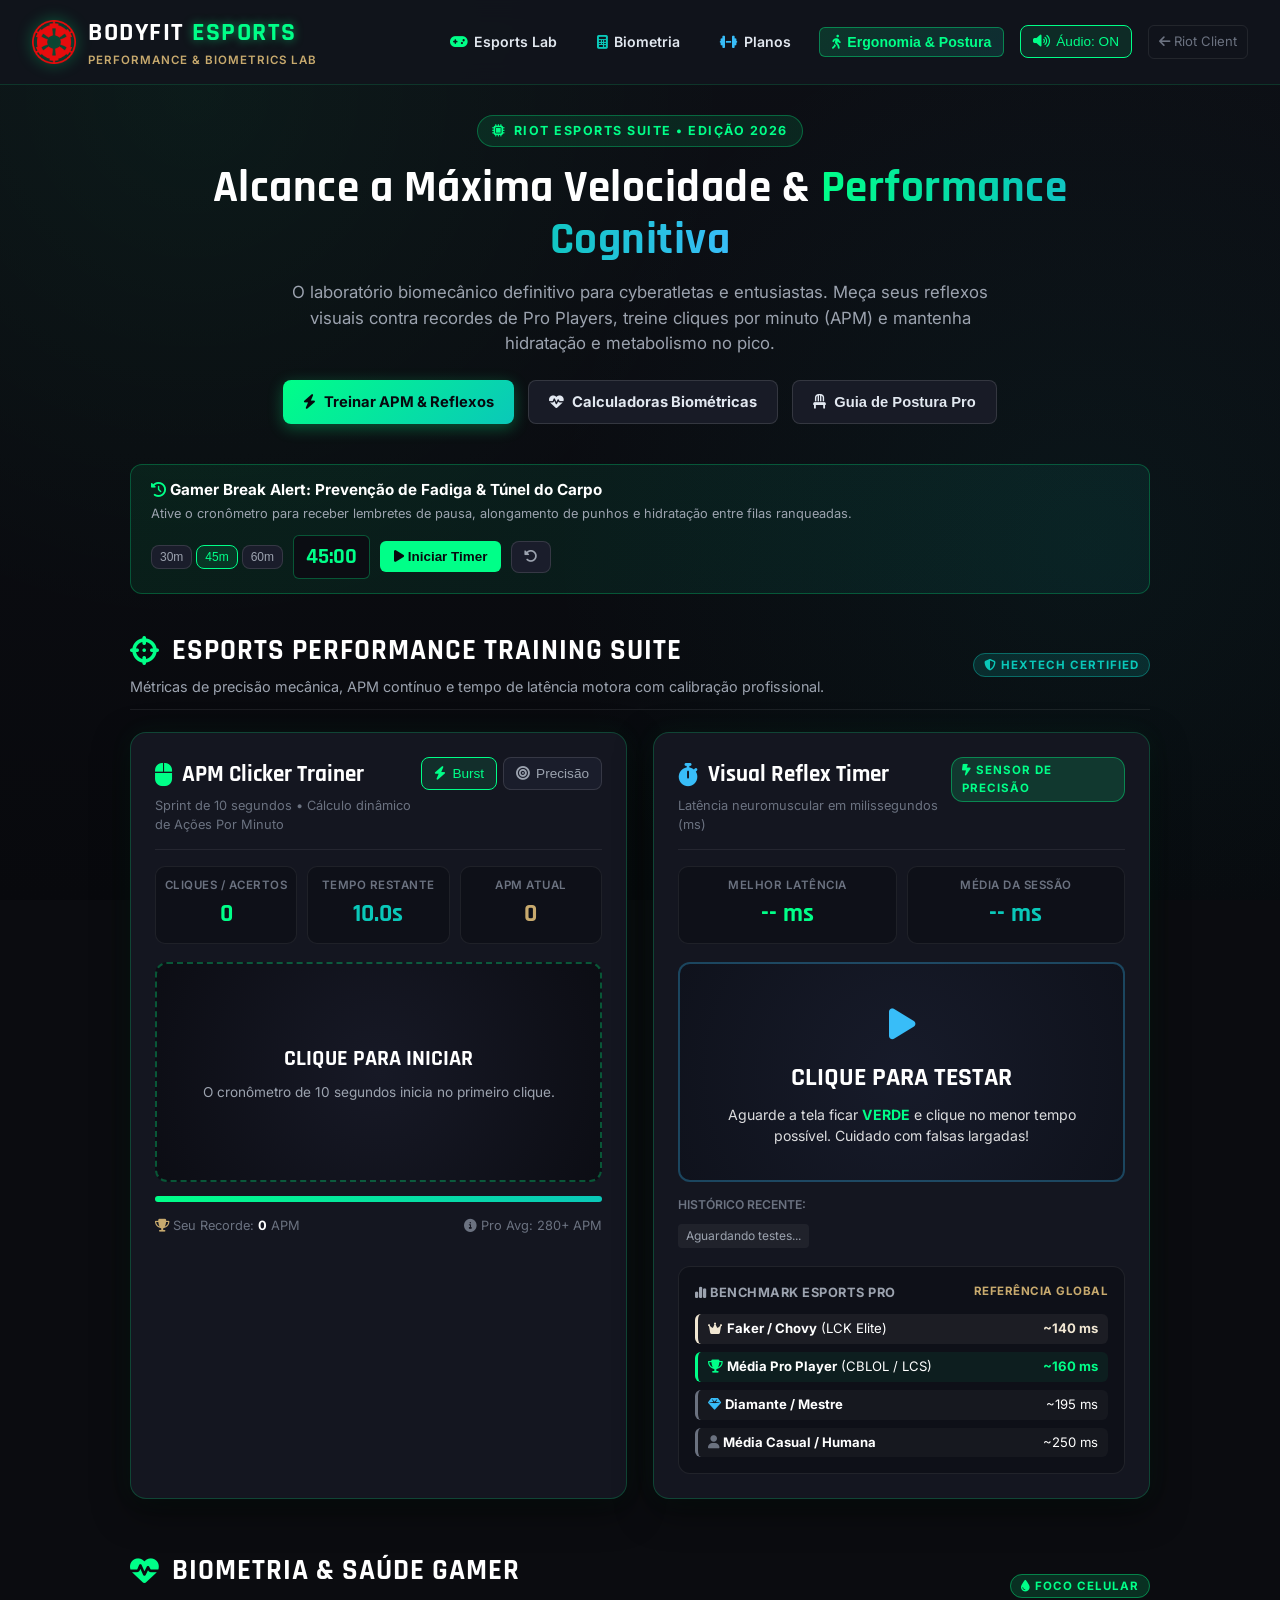
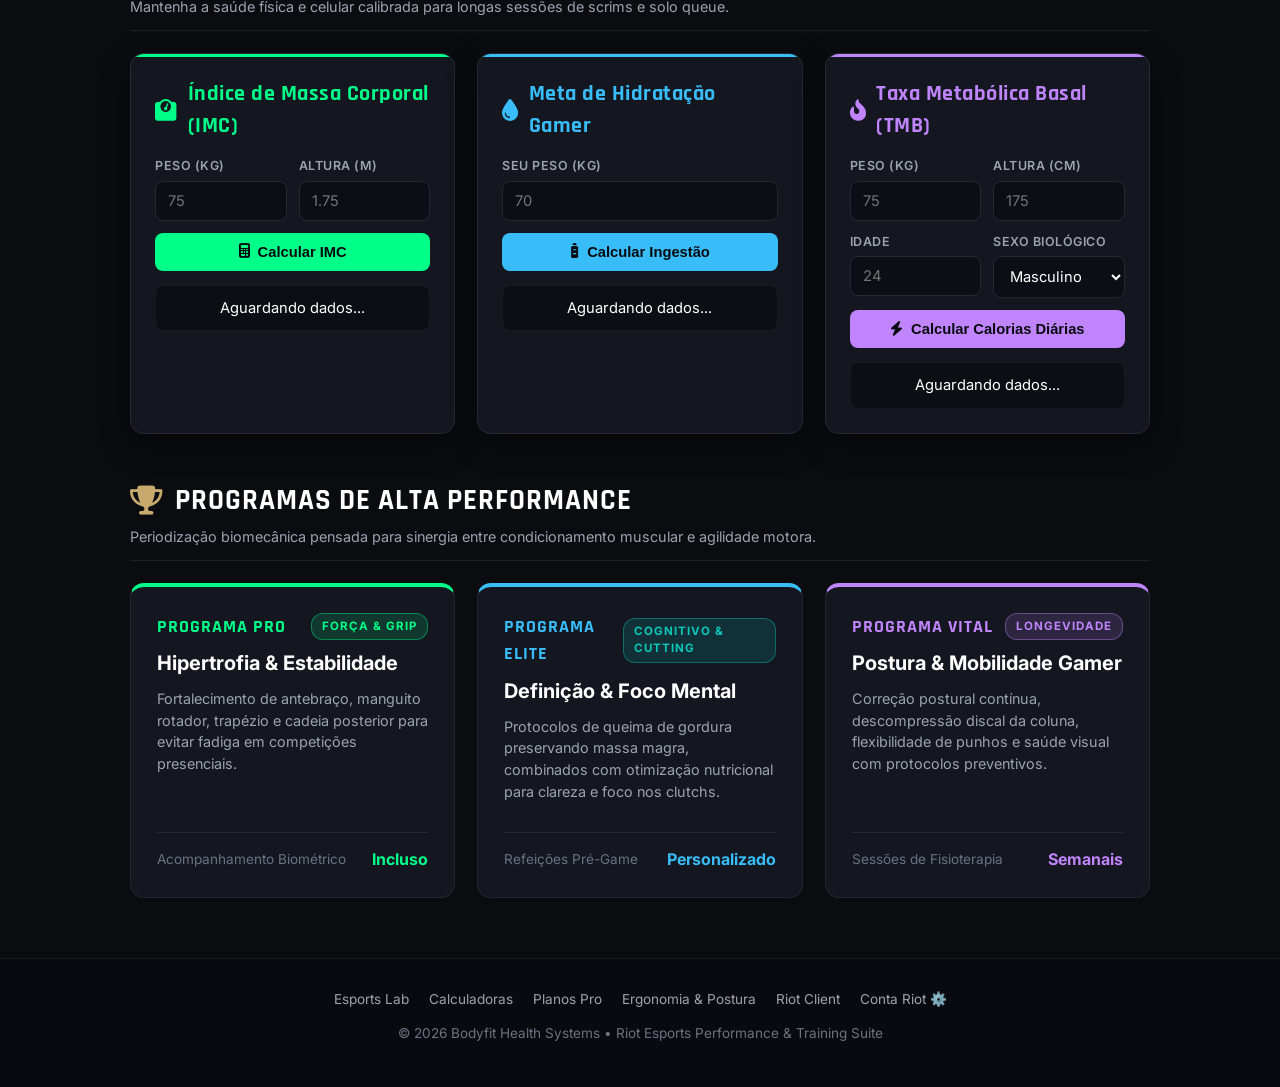
<file: bodyfit/index.html>
<!DOCTYPE html>
<html lang="pt-BR">
<head>
    <meta charset="UTF-8">
    <meta http-equiv="X-UA-Compatible" content="IE=edge">
    <meta name="viewport" content="width=device-width, initial-scale=1.0">
    <title>Bodyfit — Riot Esports Performance & Training Lab</title>
    
    <link rel="icon" type="image/svg+xml" href="data:image/svg+xml,<svg xmlns='http://www.w3.org/2000/svg' viewBox='0 0 24 24'><path fill='%2300FF88' d='M20.57 14.86L22 13.43 20.57 12 17 15.57 8.43 7 12 3.43 10.57 2 9.14 3.43 7.71 2 5.57 4.14 4.14 2.71 2.71 4.14l1.43 1.43L2 7.71l1.43 1.43L2 10.57 5.57 14.14 14.14 5.57 17.71 9.14 16.29 10.57 17.71 12l2.86 2.86z'/></svg>">
    <link rel="stylesheet" href="Termogenico.css">
    <link rel="stylesheet" href="https://cdnjs.cloudflare.com/ajax/libs/font-awesome/6.4.0/css/all.min.css">
</head>
<body>

    <!-- Header & Navegação Superior -->
    <header class="header">
        <a href="#" class="logo-container">
            <img class="logo" src="Logo.png" alt="Bodyfit Logo"> 
            <div class="header-brand">
                <h1>Bodyfit <span>Esports</span></h1>
                <span class="header-tagline">Performance &amp; Biometrics Lab</span>
            </div>
        </a>
        
        <nav class="nav-links">
            <a href="#esports-suite" class="nav-link"><i class="fa-solid fa-gamepad" style="color: var(--neon-green);"></i> Esports Lab</a>
            <a href="#calc" class="nav-link"><i class="fa-solid fa-calculator" style="color: var(--hextech-cyan);"></i> Biometria</a>
            <a href="#planos" class="nav-link"><i class="fa-solid fa-dumbbell" style="color: var(--hextech-blue);"></i> Planos</a>
            <button type="button" class="nav-link nav-btn-highlight" onclick="openErgoModal()">
                <i class="fa-solid fa-person-walking"></i> Ergonomia &amp; Postura
            </button>
            <button type="button" id="sound-toggle" class="sound-toggle-btn active" onclick="toggleSound()">
                <i class="fa-solid fa-volume-high"></i> Áudio: ON
            </button>
            <a href="../index/index.html" class="nav-link-back">
                <i class="fa-solid fa-arrow-left"></i> Riot Client
            </a>
        </nav>
    </header>

    <main style="max-width: 1060px; margin: 30px auto; padding: 0 20px;">
        
        <!-- Hero Section -->
        <section class="hero-section">
            <div class="hero-badge">
                <i class="fa-solid fa-microchip"></i> Riot Esports Suite • Edição 2026
            </div>
            <h2 class="hero-title">
                Alcance a Máxima Velocidade &amp; <span>Performance Cognitiva</span>
            </h2>
            <p class="hero-subtitle">
                O laboratório biomecânico definitivo para cyberatletas e entusiastas. Meça seus reflexos visuais contra recordes de Pro Players, treine cliques por minuto (APM) e mantenha hidratação e metabolismo no pico.
            </p>
            <div class="hero-actions">
                <a href="#esports-suite" class="btn-hero btn-hero-primary">
                    <i class="fa-solid fa-bolt"></i> Treinar APM &amp; Reflexos
                </a>
                <a href="#calc" class="btn-hero btn-hero-secondary">
                    <i class="fa-solid fa-heart-pulse"></i> Calculadoras Biométricas
                </a>
                <button type="button" onclick="openErgoModal()" class="btn-hero btn-hero-secondary">
                    <i class="fa-solid fa-chair"></i> Guia de Postura Pro
                </button>
            </div>
        </section>

        <!-- Gamer Active Break Timer Bar -->
        <section style="margin-bottom: 35px;">
            <div class="break-timer-box">
                <div class="break-timer-info">
                    <h4><i class="fa-solid fa-clock-rotate-left" style="color: var(--neon-green);"></i> Gamer Break Alert: Prevenção de Fadiga &amp; Túnel do Carpo</h4>
                    <p>Ative o cronômetro para receber lembretes de pausa, alongamento de punhos e hidratação entre filas ranqueadas.</p>
                </div>
                <div class="break-timer-controls">
                    <div style="display: flex; gap: 4px;">
                        <button class="sound-toggle-btn" style="padding: 4px 8px; font-size: 0.75rem;" onclick="setBreakDuration(30)">30m</button>
                        <button class="sound-toggle-btn active" style="padding: 4px 8px; font-size: 0.75rem;" onclick="setBreakDuration(45)">45m</button>
                        <button class="sound-toggle-btn" style="padding: 4px 8px; font-size: 0.75rem;" onclick="setBreakDuration(60)">60m</button>
                    </div>
                    <span id="break-timer-display" class="timer-countdown">45:00</span>
                    <button id="btn-break-toggle" class="btn-timer-action" onclick="toggleBreakTimer()">
                        <i class="fa-solid fa-play"></i> Iniciar Timer
                    </button>
                    <button class="sound-toggle-btn" onclick="resetBreakTimer()" title="Reiniciar">
                        <i class="fa-solid fa-rotate-left"></i>
                    </button>
                </div>
            </div>
        </section>

        <!-- ========================================================== -->
        <!-- SEÇÃO 1: ESPORTS PERFORMANCE TRAINING SUITE (APM & REFLEX) -->
        <!-- ========================================================== -->
        <section id="esports-suite" style="margin-bottom: 50px;">
            <div class="section-header">
                <div>
                    <h3 class="section-title">
                        <i class="fa-solid fa-crosshairs" style="color: var(--neon-green);"></i> Esports Performance Training Suite
                    </h3>
                    <p class="section-desc">Métricas de precisão mecânica, APM contínuo e tempo de latência motora com calibração profissional.</p>
                </div>
                <div>
                    <span class="esports-badge badge-hextech"><i class="fa-solid fa-shield-halved"></i> Hextech Certified</span>
                </div>
            </div>

            <div class="esports-grid">
                
                <!-- CARD 1: APM CLICKER & PRECISION TRAINER -->
                <div class="esports-card">
                    <div class="esports-card-header">
                        <div>
                            <h4 class="esports-card-title">
                                <i class="fa-solid fa-computer-mouse" style="color: var(--neon-green);"></i> APM Clicker Trainer
                            </h4>
                            <p style="margin: 4px 0 0 0; font-size: 0.8rem; color: var(--text-muted);">
                                Sprint de 10 segundos • Cálculo dinâmico de Ações Por Minuto
                            </p>
                        </div>
                        <div style="display: flex; gap: 6px;">
                            <button id="btn-mode-speed" class="sound-toggle-btn apm-mode-btn active" onclick="setApmMode('speed')" title="Cliques Brutos Rápidos">
                                <i class="fa-solid fa-bolt"></i> Burst
                            </button>
                            <button id="btn-mode-precision" class="sound-toggle-btn apm-mode-btn" onclick="setApmMode('precision')" title="Alvos Hextech Aleatórios">
                                <i class="fa-solid fa-bullseye"></i> Precisão
                            </button>
                        </div>
                    </div>

                    <!-- Indicadores de status da sessão de APM -->
                    <div class="stats-row">
                        <div class="stat-pill">
                            <div class="stat-pill-label">Cliques / Acertos</div>
                            <div id="apm-clicks-val" class="stat-pill-val" style="color: var(--neon-green);">0</div>
                        </div>
                        <div class="stat-pill">
                            <div class="stat-pill-label">Tempo Restante</div>
                            <div id="apm-time-val" class="stat-pill-val" style="color: var(--hextech-cyan);">10.0s</div>
                        </div>
                        <div class="stat-pill">
                            <div class="stat-pill-label">APM Atual</div>
                            <div id="apm-current-val" class="stat-pill-val" style="color: var(--hextech-gold);">0</div>
                        </div>
                    </div>

                    <!-- Arena Interativa de Cliques -->
                    <div id="apm-arena" class="apm-arena" onclick="handleApmArenaClick(event)">
                        <div id="apm-prompt-title" class="apm-prompt-text">CLIQUE PARA INICIAR</div>
                        <div id="apm-prompt-sub" class="apm-prompt-sub">O cronômetro de 10 segundos inicia no primeiro clique.</div>
                    </div>

                    <!-- Barra de progresso de tempo -->
                    <div class="timer-bar-container">
                        <div id="apm-timer-fill" class="timer-bar-fill"></div>
                    </div>

                    <!-- Resultado de Rank APM após os 10s -->
                    <div id="apm-rank-result" class="rank-result-container"></div>

                    <!-- Rodapé do Card APM com recorde -->
                    <div style="margin-top: 14px; display: flex; justify-content: space-between; align-items: center; font-size: 0.8rem; color: var(--text-muted);">
                        <span><i class="fa-solid fa-trophy" style="color: var(--hextech-gold);"></i> Seu Recorde: <strong id="apm-best-val" style="color: #FFF;">0</strong> APM</span>
                        <span><i class="fa-solid fa-circle-info"></i> Pro Avg: 280+ APM</span>
                    </div>
                </div>


                <!-- CARD 2: VISUAL REFLEX / REACTION LATENCY TIMER -->
                <div class="esports-card">
                    <div class="esports-card-header">
                        <div>
                            <h4 class="esports-card-title">
                                <i class="fa-solid fa-stopwatch" style="color: var(--hextech-blue);"></i> Visual Reflex Timer
                            </h4>
                            <p style="margin: 4px 0 0 0; font-size: 0.8rem; color: var(--text-muted);">
                                Latência neuromuscular em milissegundos (ms)
                            </p>
                        </div>
                        <span class="esports-badge badge-neon"><i class="fa-solid fa-bolt-lightning"></i> Sensor de Precisão</span>
                    </div>

                    <!-- Estatísticas da sessão de Reflexo -->
                    <div class="stats-row" style="grid-template-columns: repeat(2, 1fr);">
                        <div class="stat-pill">
                            <div class="stat-pill-label">Melhor Latência</div>
                            <div id="reflex-best-val" class="stat-pill-val" style="color: var(--neon-green);">-- ms</div>
                        </div>
                        <div class="stat-pill">
                            <div class="stat-pill-label">Média da Sessão</div>
                            <div id="reflex-avg-val" class="stat-pill-val" style="color: var(--hextech-cyan);">-- ms</div>
                        </div>
                    </div>

                    <!-- Box interativo do teste de reação -->
                    <div id="reflex-box" class="reflex-box reflex-idle" onclick="handleReflexBoxClick()">
                        <div style="font-size: 2.2rem; margin-bottom: 8px; color: var(--hextech-blue);">
                            <i id="reflex-icon" class="fa-solid fa-play"></i>
                        </div>
                        <div id="reflex-title" class="reflex-title">CLIQUE PARA TESTAR</div>
                        <div id="reflex-desc" class="reflex-desc">
                            Aguarde a tela ficar <strong style="color: var(--neon-green);">VERDE</strong> e clique no menor tempo possível. Cuidado com falsas largadas!
                        </div>
                    </div>

                    <!-- Histórico recente de tentativas -->
                    <div style="margin-top: 14px;">
                        <div style="font-size: 0.76rem; color: var(--text-muted); text-transform: uppercase; font-weight: 600;">Histórico Recente:</div>
                        <div id="reflex-history-pills" class="history-pills">
                            <span class="history-pill">Aguardando testes...</span>
                        </div>
                    </div>

                    <!-- Tabela de Comparação com Pro Players -->
                    <div class="pro-benchmark">
                        <div class="benchmark-title">
                            <span><i class="fa-solid fa-chart-simple"></i> Benchmark Esports Pro</span>
                            <span style="color: var(--hextech-gold); font-size: 0.72rem;">Referência Global</span>
                        </div>
                        <div class="pro-ladder">
                            <div class="pro-ladder-item faker">
                                <span><i class="fa-solid fa-crown" style="color: #F0E6D2;"></i> <strong>Faker / Chovy</strong> (LCK Elite)</span>
                                <span style="font-weight: 700; color: #F0E6D2;">~140 ms</span>
                            </div>
                            <div class="pro-ladder-item pro">
                                <span><i class="fa-solid fa-trophy" style="color: var(--neon-green);"></i> <strong>Média Pro Player</strong> (CBLOL / LCS)</span>
                                <span style="font-weight: 700; color: var(--neon-green);">~160 ms</span>
                            </div>
                            <div class="pro-ladder-item casual">
                                <span><i class="fa-solid fa-gem" style="color: #38BDF8;"></i> <strong>Diamante / Mestre</strong></span>
                                <span>~195 ms</span>
                            </div>
                            <div class="pro-ladder-item casual">
                                <span><i class="fa-solid fa-user" style="color: var(--text-muted);"></i> <strong>Média Casual / Humana</strong></span>
                                <span>~250 ms</span>
                            </div>
                        </div>
                    </div>

                </div>

            </div>
        </section>


        <!-- ========================================================== -->
        <!-- SEÇÃO 2: CALCULADORAS BIOMÉTRICAS (IMC, ÁGUA, TMB)         -->
        <!-- ========================================================== -->
        <section id="calc">
            <div class="section-header">
                <div>
                    <h3 class="section-title">
                        <i class="fa-solid fa-heart-pulse" style="color: var(--neon-green);"></i> Biometria &amp; Saúde Gamer
                    </h3>
                    <p class="section-desc">Mantenha a saúde física e celular calibrada para longas sessões de scrims e solo queue.</p>
                </div>
                <div>
                    <span class="esports-badge badge-neon"><i class="fa-solid fa-droplet"></i> Foco Celular</span>
                </div>
            </div>

            <div class="calc-grid">
                <!-- 1. Calculadora de IMC -->
                <div class="calc-card card-green">
                    <h3 style="color: var(--neon-green);"><i class="fa-solid fa-weight-scale"></i> Índice de Massa Corporal (IMC)</h3>
                    <div class="form-row">
                        <div class="input-group">
                            <label for="peso">Peso (kg)</label>
                            <input type="number" id="peso" placeholder="75">
                        </div>
                        <div class="input-group">
                            <label for="altura">Altura (m)</label>
                            <input type="number" step="0.01" id="altura" placeholder="1.75">
                        </div>
                    </div>
                    <button type="button" class="btn-calc" onclick="calcularIMC()" style="background: var(--neon-green); color: #080A10;">
                        <i class="fa-solid fa-calculator"></i> Calcular IMC
                    </button>
                    <div id="resultado-imc" class="result-box">Aguardando dados...</div>
                </div>

                <!-- 2. Calculadora de Ingestão de Água -->
                <div class="calc-card card-blue">
                    <h3 style="color: var(--hextech-blue);"><i class="fa-solid fa-droplet"></i> Meta de Hidratação Gamer</h3>
                    <div class="form-row">
                        <div class="input-group">
                            <label for="peso-agua">Seu Peso (kg)</label>
                            <input type="number" id="peso-agua" placeholder="70">
                        </div>
                    </div>
                    <button type="button" class="btn-calc" onclick="calcularAgua()" style="background: var(--hextech-blue); color: #080A10;">
                        <i class="fa-solid fa-bottle-water"></i> Calcular Ingestão
                    </button>
                    <div id="resultado-agua" class="result-box">Aguardando dados...</div>
                </div>

                <!-- 3. Taxa Metabólica Basal (TMB) -->
                <div class="calc-card card-purple">
                    <h3 style="color: var(--purple-tmb);"><i class="fa-solid fa-fire-flame-curved"></i> Taxa Metabólica Basal (TMB)</h3>
                    <div class="form-row">
                        <div class="input-group">
                            <label for="tmb-peso">Peso (kg)</label>
                            <input type="number" id="tmb-peso" placeholder="75">
                        </div>
                        <div class="input-group">
                            <label for="tmb-altura">Altura (cm)</label>
                            <input type="number" id="tmb-altura" placeholder="175">
                        </div>
                    </div>
                    <div class="form-row">
                        <div class="input-group">
                            <label for="tmb-idade">Idade</label>
                            <input type="number" id="tmb-idade" placeholder="24">
                        </div>
                        <div class="input-group">
                            <label for="tmb-sexo">Sexo Biológico</label>
                            <select id="tmb-sexo">
                                <option value="m">Masculino</option>
                                <option value="f">Feminino</option>
                            </select>
                        </div>
                    </div>
                    <button type="button" class="btn-calc" onclick="calcularTMB()" style="background: var(--purple-tmb); color: #080A10;">
                        <i class="fa-solid fa-bolt"></i> Calcular Calorias Diárias
                    </button>
                    <div id="resultado-tmb" class="result-box">Aguardando dados...</div>
                </div>
            </div>
        </section>


        <!-- ========================================================== -->
        <!-- SEÇÃO 3: PLANOS DE TREINAMENTO ESPORTS & FITNESS           -->
        <!-- ========================================================== -->
        <section id="planos">
            <div class="section-header">
                <div>
                    <h3 class="section-title">
                        <i class="fa-solid fa-trophy" style="color: var(--hextech-gold);"></i> Programas de Alta Performance
                    </h3>
                    <p class="section-desc">Periodização biomecânica pensada para sinergia entre condicionamento muscular e agilidade motora.</p>
                </div>
            </div>

            <div class="plans-grid">
                <div class="plan-card plan-pro">
                    <div>
                        <div style="display: flex; justify-content: space-between; align-items: center; margin-bottom: 8px;">
                            <span class="plan-badge" style="color: var(--neon-green);">PROGRAMA PRO</span>
                            <span class="esports-badge badge-neon">Força &amp; Grip</span>
                        </div>
                        <h3>Hipertrofia &amp; Estabilidade</h3>
                        <p>Fortalecimento de antebraço, manguito rotador, trapézio e cadeia posterior para evitar fadiga em competições presenciais.</p>
                    </div>
                    <div style="border-top: 1px solid rgba(255,255,255,0.08); padding-top: 14px; margin-top: 10px; display: flex; justify-content: space-between; align-items: center;">
                        <span style="font-size: 0.85rem; color: var(--text-muted);">Acompanhamento Biométrico</span>
                        <span style="font-weight: 700; color: var(--neon-green);">Incluso</span>
                    </div>
                </div>

                <div class="plan-card plan-elite">
                    <div>
                        <div style="display: flex; justify-content: space-between; align-items: center; margin-bottom: 8px;">
                            <span class="plan-badge" style="color: var(--hextech-blue);">PROGRAMA ELITE</span>
                            <span class="esports-badge badge-hextech">Cognitivo &amp; Cutting</span>
                        </div>
                        <h3>Definição &amp; Foco Mental</h3>
                        <p>Protocolos de queima de gordura preservando massa magra, combinados com otimização nutricional para clareza e foco nos clutchs.</p>
                    </div>
                    <div style="border-top: 1px solid rgba(255,255,255,0.08); padding-top: 14px; margin-top: 10px; display: flex; justify-content: space-between; align-items: center;">
                        <span style="font-size: 0.85rem; color: var(--text-muted);">Refeições Pré-Game</span>
                        <span style="font-weight: 700; color: var(--hextech-blue);">Personalizado</span>
                    </div>
                </div>

                <div class="plan-card plan-vital">
                    <div>
                        <div style="display: flex; justify-content: space-between; align-items: center; margin-bottom: 8px;">
                            <span class="plan-badge" style="color: var(--purple-tmb);">PROGRAMA VITAL</span>
                            <span class="esports-badge" style="background: rgba(192, 132, 252, 0.15); border: 1px solid rgba(192, 132, 252, 0.4); color: var(--purple-tmb);">Longevidade</span>
                        </div>
                        <h3>Postura &amp; Mobilidade Gamer</h3>
                        <p>Correção postural contínua, descompressão discal da coluna, flexibilidade de punhos e saúde visual com protocolos preventivos.</p>
                    </div>
                    <div style="border-top: 1px solid rgba(255,255,255,0.08); padding-top: 14px; margin-top: 10px; display: flex; justify-content: space-between; align-items: center;">
                        <span style="font-size: 0.85rem; color: var(--text-muted);">Sessões de Fisioterapia</span>
                        <span style="font-weight: 700; color: var(--purple-tmb);">Semanais</span>
                    </div>
                </div>
            </div>
        </section>

    </main>


    <!-- ========================================================== -->
    <!-- MODAL: GUIA DE ERGONOMIA & POSTURA PRO GAMER               -->
    <!-- ========================================================== -->
    <div id="ergo-modal" class="modal-overlay">
        <div class="modal-content animate-fade-in">
            <div class="modal-header">
                <h2>
                    <i class="fa-solid fa-chair" style="color: var(--neon-green);"></i> Guia de Ergonomia &amp; Postura Pro Gamer
                </h2>
                <button type="button" class="modal-close-btn" onclick="closeErgoModal()" title="Fechar">
                    <i class="fa-solid fa-xmark"></i>
                </button>
            </div>

            <p style="color: var(--text-secondary); font-size: 0.95rem; margin-top: 0; margin-bottom: 22px;">
                A carreira de um atleta de esports depende diretamente da saúde biomecânica dos pulsos, pescoço e lombar. Siga os 4 pilares recomendados pela medicina esportiva competitiva:
            </p>

            <!-- 4 Pilares da Postura Correta -->
            <div class="ergo-grid">
                <div class="ergo-card">
                    <div class="ergo-card-icon"><i class="fa-solid fa-eye"></i></div>
                    <h4>1. Altura dos Olhos &amp; Tela</h4>
                    <p>O topo do monitor deve ficar nivelado aos olhos, a 50-70 cm de distância. Aplique a <strong>Regra 20-20-20</strong>: a cada 20 min, olhe para algo a 6 metros por 20 seg para relaxar os olhos.</p>
                </div>

                <div class="ergo-card">
                    <div class="ergo-card-icon"><i class="fa-solid fa-hand"></i></div>
                    <h4>2. Punhos &amp; Túnel do Carpo</h4>
                    <p>Mantenha o punho em linha reta (posição neutra), sem torcer para cima ou para os lados. Evite apoiar o punho com pressão sobre a quina da mesa.</p>
                </div>

                <div class="ergo-card">
                    <div class="ergo-card-icon"><i class="fa-solid fa-arrows-down-to-people"></i></div>
                    <h4>3. Ombros &amp; Cotovelos</h4>
                    <p>Apoie os cotovelos nos braços da cadeira nivelados à mesa formando um ângulo de 90° a 100°. Ombros relaxados, sem tensão no trapézio.</p>
                </div>

                <div class="ergo-card">
                    <div class="ergo-card-icon"><i class="fa-solid fa-person-shelter"></i></div>
                    <h4>4. Lombar &amp; Pés Firmes</h4>
                    <p>Encosto firme sustentando a curvatura natural da lombar. Joelhos a 90° com as duas solas dos pés completamente apoiadas no chão.</p>
                </div>
            </div>

            <!-- Rotina de Alongamento em 4 Passos -->
            <div class="stretch-routine">
                <h3><i class="fa-solid fa-stopwatch-20"></i> Protocolo de Alongamento Rápido (3 Minutos entre Partidas)</h3>
                <div class="stretch-list">
                    <div class="stretch-item">
                        <strong>Passo 1: Extensores de Punho</strong>
                        <span>Estenda o braço com a palma para baixo e puxe os dedos suavemente para trás por 15 segundos em cada braço.</span>
                    </div>
                    <div class="stretch-item">
                        <strong>Passo 2: Flexores &amp; Polegar</strong>
                        <span>Palma para frente apontando dedos para o teto, puxe a ponta dos dedos em direção ao peito por 15 seg.</span>
                    </div>
                    <div class="stretch-item">
                        <strong>Passo 3: Trapézio &amp; Pescoço</strong>
                        <span>Incline a orelha em direção ao ombro com leve pressão da mão por 15 seg de cada lado. Solte os ombros.</span>
                    </div>
                    <div class="stretch-item">
                        <strong>Passo 4: Descompressão Lombar</strong>
                        <span>Fique de pé, coloque as mãos na lombar e incline suavemente o tronco para trás respirando profundamente.</span>
                    </div>
                </div>
            </div>

            <div style="text-align: right;">
                <button type="button" class="btn-calc" onclick="closeErgoModal()" style="display: inline-flex; width: auto; padding: 10px 24px; background: var(--neon-green); color: #07090E;">
                    <i class="fa-solid fa-check"></i> Entendido, Voltar aos Treinos
                </button>
            </div>
        </div>
    </div>


    <!-- Rodapé -->
    <footer class="footer">
        <div class="footer-links">
            <a href="#esports-suite">Esports Lab</a>
            <a href="#calc">Calculadoras</a>
            <a href="#planos">Planos Pro</a>
            <a href="javascript:void(0)" onclick="openErgoModal()">Ergonomia &amp; Postura</a>
            <a href="../index/index.html">Riot Client</a>
            <a href="../index/account-settings.html">Conta Riot ⚙️</a>
        </div>
        <p>&copy; 2026 Bodyfit Health Systems • Riot Esports Performance &amp; Training Suite</p>
    </footer>

    <!-- Scripts do Sistema -->
    <script src="Creatina.js"></script>
</body>
</html>
</file>
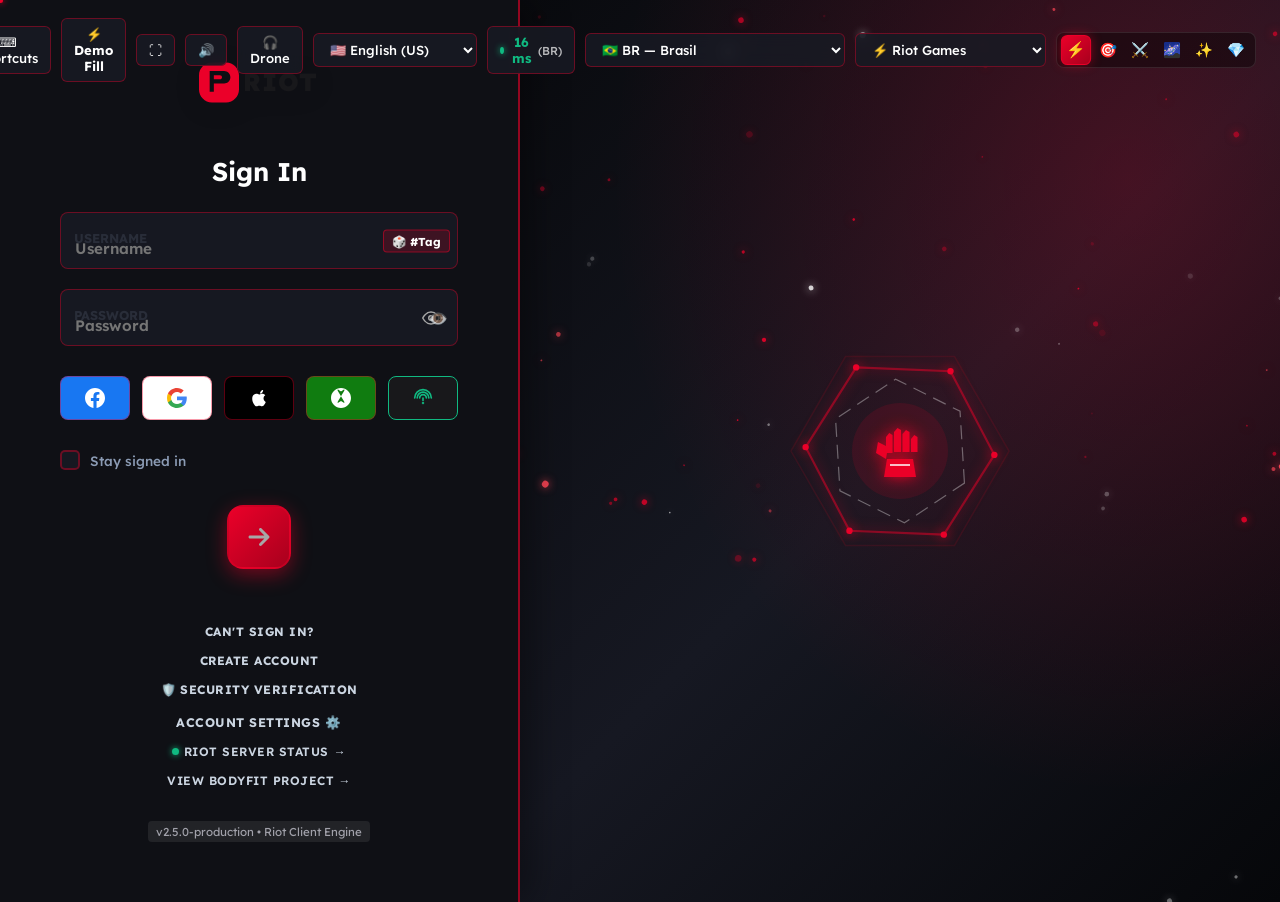
<file: index/index.html>
<!DOCTYPE html>
<html lang="pt-BR" data-theme="riot">
<head>
  <meta charset="UTF-8">
  <meta name="viewport" content="width=device-width, initial-scale=1.0">
  <title>Riot Games — Portal de Autenticação</title>
  
  <link rel="icon" type="image/svg+xml" href="data:image/svg+xml,<svg xmlns='http://www.w3.org/2000/svg' viewBox='0 0 45 45'><path fill='%23EB0029' d='M14.5 0C6.5 0 0 6.5 0 14.5v16C0 38.5 6.5 45 14.5 45h16c8 0 14.5-6.5 14.5-14.5v-16C45 6.5 38.5 0 30.5 0h-16zm2.2 9.5h11.6c3.9 0 7 3.1 7 7s-3.1 7-7 7H16.7v9.5H12V9.5h4.7zm0 4.7v4.7h6.9c1.3 0 2.3-1 2.3-2.3s-1-2.3-2.3-2.3h-6.9z'/></svg>">
  <link rel="manifest" href="../manifest.json">
  <meta name="theme-color" content="#EB0029">
  <meta name="description" content="Portal oficial e responsivo de autenticação Riot Games com temas dinâmicos, Web Audio e 2FA.">
  
  <link rel="stylesheet" href="../style/GH.css">
  <link rel="stylesheet" href="../style/animations.css">
  <link rel="stylesheet" href="../style/themes.css">
  <link rel="stylesheet" href="../style/accessibility-aaa.css">

  <style>
    /* Estilos Avançados de Barra Superior e Modais */
    .top-controls {
      position: absolute;
      top: 18px;
      right: 24px;
      display: flex;
      align-items: center;
      gap: 10px;
      z-index: 100;
    }

    .control-select, .control-btn {
      background: rgba(17, 17, 17, 0.85);
      backdrop-filter: blur(8px);
      color: #ECECEC;
      border: 1px solid rgba(255, 255, 255, 0.15);
      padding: 7px 12px;
      border-radius: 6px;
      font-size: 0.82em;
      font-weight: 500;
      cursor: pointer;
      outline: none;
      transition: all 0.2s ease;
    }

    .control-select:hover, .control-btn:hover {
      border-color: var(--primary, #EB0029);
      color: #FFF;
    }

    .password-container {
      position: relative;
      width: 100%;
    }

    .password-toggle-btn {
      position: absolute;
      right: 14px;
      top: 50%;
      transform: translateY(-50%);
      background: none;
      border: none;
      cursor: pointer;
      color: var(--medium-grey);
      display: flex;
      align-items: center;
      justify-content: center;
      padding: 4px;
      border-radius: 4px;
      transition: color 0.2s ease;
    }

    .password-toggle-btn:hover {
      color: var(--primary, #EB0029);
    }

    .caps-warning {
      display: none;
      color: #FF4655;
      font-size: 0.75em;
      font-weight: 600;
      margin-top: 6px;
      align-items: center;
      gap: 5px;
    }

    .modal-overlay {
      display: none;
      position: fixed;
      inset: 0;
      background: rgba(0, 0, 0, 0.75);
      backdrop-filter: blur(6px);
      justify-content: center;
      align-items: center;
      z-index: 2000;
      animation: fadeIn 0.25s ease forwards;
    }

    .modal-overlay.active {
      display: flex;
    }

    .modal-box {
      background: #18181b;
      border: 1px solid rgba(255, 255, 255, 0.12);
      border-radius: 12px;
      padding: 32px;
      width: 90%;
      max-width: 440px;
      box-shadow: 0 20px 40px rgba(0, 0, 0, 0.8);
      position: relative;
      color: #F4F4F5;
      animation: scaleUp 0.25s ease forwards;
    }

    .modal-box h2 {
      font-size: 1.4em;
      font-weight: 700;
      margin-bottom: 10px;
      color: #FFF;
    }

    .modal-box p {
      color: #A1A1AA;
      font-size: 0.9em;
      margin-bottom: 20px;
      line-height: 1.5;
    }

    .modal-close-btn {
      position: absolute;
      top: 16px;
      right: 18px;
      background: none;
      border: none;
      color: #71717A;
      font-size: 1.5em;
      cursor: pointer;
      line-height: 1;
      transition: color 0.2s;
    }

    .modal-close-btn:hover {
      color: #FFF;
    }

    .modal-actions {
      display: flex;
      gap: 10px;
      margin-top: 20px;
    }

    .btn-action-primary {
      flex: 1;
      padding: 12px;
      background: var(--primary, #EB0029);
      color: #FFF;
      border: none;
      border-radius: 6px;
      font-weight: 700;
      font-size: 0.9em;
      cursor: pointer;
      transition: opacity 0.2s;
    }

    .btn-action-primary:hover {
      opacity: 0.9;
    }

    .two-factor-inputs {
      display: flex;
      justify-content: space-between;
      gap: 8px;
      margin: 20px 0;
    }

    .otp-field {
      width: 48px;
      height: 54px;
      text-align: center;
      font-size: 1.5em;
      font-weight: 700;
      background: #27272A;
      border: 2px solid #3F3F46;
      border-radius: 6px;
      color: #FFF;
      outline: none;
      transition: border-color 0.2s;
    }

    .otp-field:focus {
      border-color: var(--primary, #EB0029);
      background: #18181B;
    }

    .sub-links-group {
      display: flex;
      flex-direction: column;
      align-items: center;
      gap: 6px;
      margin-top: 15px;
    }

    .status-badge {
      font-size: 0.72em;
      padding: 3px 8px;
      border-radius: 4px;
      background: rgba(255, 255, 255, 0.08);
      color: #A1A1AA;
      margin-top: 25px;
    }

    .icons__button svg {
      width: 20px;
      height: 20px;
    }
  </style>
</head>
<body>

  <!-- Barra de Ferramentas Superior (Idioma, Tema, Áudio, Tela Cheia, Demo Fill) -->
  <header class="top-controls" role="region" aria-label="Preferências do usuário">
    <a href="account-settings.html" class="control-btn" id="btnTopAccount" title="Central de Configurações da Conta Riot" data-i18n-title="settings_title" style="text-decoration: none; display: flex; align-items: center; gap: 6px; border-color: rgba(235, 0, 41, 0.4); background: rgba(235, 0, 41, 0.12);">
      <span>⚙️</span>
      <span id="topAccountName" data-i18n="settings_title">Configurações</span>
    </a>

    <a href="trembolona.html" class="control-btn" title="Portal de Status dos Serviços & Shards Riot" data-i18n-title="server_status_title" style="text-decoration: none; display: flex; align-items: center; gap: 6px; color: #10B981; border-color: rgba(16, 185, 129, 0.4);">
      <span style="display: inline-block; width: 7px; height: 7px; border-radius: 50%; background: #10B981; box-shadow: 0 0 6px #10B981;"></span>
      <span data-i18n="server_status_btn">Status</span>
    </a>

    <button type="button" class="control-btn" id="btnShortcutsHud" title="Atalhos de Teclado" data-i18n-title="shortcuts_title">
      <span>⌨</span> <span data-i18n="shortcuts_btn">Atalhos</span>
    </button>

    <button type="button" class="control-btn" id="btnDemoFill" title="Auto-preencher credenciais de teste (player1 / password123)" data-i18n-title="demo_fill_tooltip" style="background: rgba(235, 0, 41, 0.25); border-color: #EB0029; color: #FFF; font-weight: bold;">
      <span data-i18n="demo_fill">⚡ Demo Fill</span>
    </button>

    <button type="button" class="control-btn" onclick="toggleFullscreen()" title="Tela cheia (F11)" data-i18n-title="fullscreen_tooltip">
      <span>⛶</span>
    </button>

    <button type="button" class="control-btn" id="audioToggleBtn" title="Alternar som (Ctrl+M)" data-i18n-title="audio_tooltip">
      <span id="audioIcon">🔊</span>
    </button>

    <button type="button" class="control-btn" id="ambientToggleBtn" title="Alternar Drone Cyberpunk Ambiente (Alt+A)">
      <span id="ambientIcon">🎧 Drone</span>
    </button>

    <select id="langSelector" class="control-select" aria-label="Seletor de idioma" data-i18n-aria="lang_selector_label" title="Idioma / Language">
      <option value="pt-BR" selected>🇧🇷 Português (BR)</option>
      <option value="en-US">🇺🇸 English (US)</option>
      <option value="es-ES">🇪🇸 Español (ES)</option>
      <option value="ja-JP">🇯🇵 日本語 (JA)</option>
      <option value="ko-KR">🇰🇷 한국어 (KO)</option>
      <option value="de-DE">🇩🇪 Deutsch (DE)</option>
    </select>

    <button type="button" class="control-btn" id="shardPingBadge" title="Status do Servidor Riot & Latência em tempo real (Clique para detalhes)" style="display: inline-flex; align-items: center; gap: 6px; font-family: monospace;">
      <span style="width: 7px; height: 7px; border-radius: 50%; background: #10B981; box-shadow: 0 0 6px #10B981;"></span>
      <span style="color: #10B981; font-weight: bold;">16 ms</span>
      <span style="opacity: 0.7; font-size: 0.72rem;">(BR)</span>
    </button>

    <select id="shardSelector" class="control-select" aria-label="Seletor de Shard / Região">
      <option value="BR" selected>🇧🇷 BR — Brasil</option>
      <option value="NA">🇺🇸 NA — North America</option>
      <option value="EUW">🇪🇺 EUW — Europe West</option>
      <option value="EUNE">🇪🇺 EUNE — Europe Nordic & East</option>
      <option value="KR">🇰🇷 KR — Korea</option>
      <option value="JP">🇯🇵 JP — Japan</option>
      <option value="LAN">🇲🇽 LAN — Latin America North</option>
      <option value="LAS">🇨🇱 LAS — Latin America South</option>
      <option value="OCE">🇦🇺 OCE — Oceania</option>
    </select>

    <select id="themeSelector" class="control-select" aria-label="Seletor de tema">
      <option value="riot" selected>⚡ Riot Games</option>
      <option value="valorant">🎯 Valorant</option>
      <option value="lol">⚔️ League of Legends</option>
      <option value="tft">🌌 Teamfight Tactics</option>
      <option value="starguardian">✨ Star Guardian</option>
      <option value="kda">💎 K/DA Pop-Stars</option>
    </select>

    <div class="theme-quick-bar" role="group" aria-label="Alternador Rápido de Temas">
      <button type="button" class="theme-chip-btn active" data-theme-value="riot" title="Riot Games (Padrão) [⚡]">⚡</button>
      <button type="button" class="theme-chip-btn" data-theme-value="valorant" title="Valorant [🎯]">🎯</button>
      <button type="button" class="theme-chip-btn" data-theme-value="lol" title="League of Legends [⚔️]">⚔️</button>
      <button type="button" class="theme-chip-btn" data-theme-value="tft" title="Teamfight Tactics [🌌]">🌌</button>
      <button type="button" class="theme-chip-btn" data-theme-value="starguardian" title="Star Guardian [✨]">✨</button>
      <button type="button" class="theme-chip-btn" data-theme-value="kda" title="K/DA Pop-Stars [💎]">💎</button>
    </div>
  </header>

  <main>
    <section class="login" aria-label="Painel de Login">
      <div class="wrapper">
        <!-- Logo Riot Games em Vetor SVG -->
        <div class="login__logo" aria-label="Riot Games" style="display:flex; justify-content:center;">
          <svg viewBox="0 0 135 45" width="135" height="45" fill="currentColor" xmlns="http://www.w3.org/2000/svg">
            <path fill="#EB0029" d="M14.5 0C6.5 0 0 6.5 0 14.5v16C0 38.5 6.5 45 14.5 45h16c8 0 14.5-6.5 14.5-14.5v-16C45 6.5 38.5 0 30.5 0h-16zm2.2 9.5h11.6c3.9 0 7 3.1 7 7s-3.1 7-7 7H16.7v9.5H12V9.5h4.7zm0 4.7v4.7h6.9c1.3 0 2.3-1 2.3-2.3s-1-2.3-2.3-2.3h-6.9z"/>
            <text x="50" y="32" font-family="'Lexend Deca', sans-serif" font-weight="900" font-size="28" letter-spacing="1" fill="#18181B">RIOT</text>
          </svg>
        </div>

        <h1 class="login__title" id="loginTitle" data-i18n="login">Fazer login</h1>
    
        <!-- Campo Nome de Usuário com Tagline Generator & Validação Riot ID -->
        <div class="login__label">
          <label for="usernameInput" class="login__field-label">
            <span data-i18n="username">nome de usuário / riot id</span>
          </label>
          <div style="position: relative; width: 100%;">
            <input type="text" name="username" class="input" id="usernameInput" autocomplete="username" data-i18n-placeholder="username_placeholder" placeholder="Nome de usuário" required>
            <button type="button" id="btnLoginGenTag" title="Gerar Tagline Riot ID aleatória (ex: #BR1, #EUW, #NA1)" style="position: absolute; right: 8px; top: 50%; transform: translateY(-50%); background: rgba(235, 0, 41, 0.18); border: 1px solid rgba(235, 0, 41, 0.5); color: #FFF; border-radius: 4px; padding: 3px 8px; font-size: 0.72rem; font-weight: 700; cursor: pointer; transition: all 0.2s;">
              🎲 #Tag
            </button>
          </div>
          <div id="riotIdLoginBadge" style="display:none;"></div>
        </div>
  
        <!-- Campo Senha -->
        <div class="login__label">
          <label for="passwordInput" class="login__field-label">
            <span data-i18n="password">senha</span>
          </label>
          <div class="password-container">
            <input type="password" name="password" class="input" id="passwordInput" autocomplete="current-password" data-i18n-placeholder="password_placeholder" placeholder="Senha" required>
            <button type="button" class="password-toggle-btn" id="togglePasswordBtn" aria-label="Mostrar ou ocultar senha" data-i18n-aria="show_password">
              <svg id="eyeIcon" viewBox="0 0 24 24" width="18" height="18" fill="none" stroke="currentColor" stroke-width="2" stroke-linecap="round" stroke-linejoin="round">
                <path d="M1 12s4-8 11-8 11 8 11 8-4 8-11 8-11-8-11-8z"></path>
                <circle cx="12" cy="12" r="3"></circle>
              </svg>
            </button>
          </div>
          <div class="caps-warning" id="capsWarning">
            <span>⚠️</span> <span data-i18n="capsWarning">Caps Lock ativado</span>
          </div>
        </div>
  
        <!-- Botões Sociais com SVGs Nativos -->
        <div class="login__icons" aria-label="Opções de autenticação social" data-i18n-aria="social_login">
          <button type="button" class="icons__button" id="btnAuthFacebook" title="Entrar com Facebook" data-i18n-title="auth_facebook">
            <svg viewBox="0 0 24 24" fill="#FFFFFF"><path d="M24 12.073c0-6.627-5.373-12-12-12s-12 5.373-12 12c0 5.99 4.388 10.954 10.125 11.854v-8.385H7.078v-3.47h3.047V9.43c0-3.007 1.792-4.669 4.533-4.669 1.312 0 2.686.235 2.686.235v2.953H15.83c-1.491 0-1.956.925-1.956 1.874v2.25h3.328l-.532 3.47h-2.796v8.385C19.612 23.027 24 18.062 24 12.073z"/></svg>
          </button>
  
          <button type="button" class="icons__button" id="btnAuthGoogle" title="Entrar com Google" data-i18n-title="auth_google">
            <svg viewBox="0 0 24 24"><path fill="#4285F4" d="M23.745 12.27c0-.7-.06-1.4-.19-2.07H12v4.51h6.6c-.29 1.52-1.14 2.82-2.4 3.68v3.05h3.88c2.27-2.09 3.66-5.17 3.66-9.17z"/><path fill="#34A853" d="M12 24c3.24 0 5.95-1.08 7.93-2.91l-3.88-3.05c-1.08.72-2.45 1.16-4.05 1.16-3.12 0-5.77-2.1-6.72-4.93H1.19v3.15C3.17 21.32 7.23 24 12 24z"/><path fill="#FBBC05" d="M5.28 14.27c-.25-.72-.38-1.49-.38-2.27s.13-1.55.38-2.27V6.58H1.19C.43 8.11 0 9.83 0 12s.43 3.89 1.19 5.42l4.09-3.15z"/><path fill="#EA4335" d="M12 4.75c1.77 0 3.35.61 4.6 1.8l3.42-3.42C17.95 1.19 15.24 0 12 0 7.23 0 3.17 2.68 1.19 6.58l4.09 3.15c.95-2.83 3.6-4.98 6.72-4.98z"/></svg>
          </button>
  
          <button type="button" class="icons__button" id="btnAuthApple" title="Entrar com Apple" data-i18n-title="auth_apple">
            <svg viewBox="0 0 24 24" fill="#FFFFFF"><path d="M18.71 19.5c-.83 1.24-1.71 2.45-3.05 2.47-1.34.03-1.77-.79-3.29-.79-1.53 0-2 .77-3.27.82-1.31.05-2.3-1.32-3.14-2.53C4.25 17 2.94 12.45 4.7 9.39c.87-1.52 2.43-2.48 4.12-2.51 1.28-.02 2.5.87 3.29.87.78 0 2.26-1.07 3.81-.91.65.03 2.47.26 3.64 1.98-.09.06-2.17 1.28-2.15 3.81.03 3.02 2.65 4.03 2.68 4.04-.03.07-.42 1.44-1.38 2.83M15.97 5.39c.65-.79 1.09-1.89.97-2.99-.94.04-2.08.63-2.75 1.42-.59.69-1.11 1.8-0.97 2.87 1.06.08 2.1-.51 2.75-1.3z"/></svg>
          </button>

          <button type="button" class="icons__button" id="btnAuthXbox" title="Entrar com Xbox" data-i18n-title="auth_xbox" style="background-color: #107C10;">
            <svg viewBox="0 0 24 24" fill="#FFFFFF"><path d="M12 0C5.373 0 0 5.373 0 12s5.373 12 12 12 12-5.373 12-12S18.627 0 12 0zm3.223 17.584c-.453-.255-3.223-1.93-3.223-1.93s-2.77 1.675-3.223 1.93c-.636.357-1.168-.275-.826-.874 1.13-1.972 3.12-5.34 4.049-6.906-.929-1.566-2.919-4.934-4.049-6.906-.342-.599.19-1.231.826-.874.453.255 3.223 1.93 3.223 1.93s2.77-1.675 3.223-1.93c.636-.357 1.168.275.826.874-1.13 1.972-3.12 5.34-4.049 6.906.929 1.566 2.919 4.934 4.049 6.906.342.599-.19 1.231-.826.874z"/></svg>
          </button>

          <button type="button" class="icons__button" id="btnPasskeyAuth" title="Entrar com Biometria / WebAuthn Passkey" data-i18n-title="auth_playstation" style="background-color: #18181B; border: 1px solid #10B981;">
            <svg viewBox="0 0 24 24" width="20" height="20" fill="none" stroke="#10B981" stroke-width="2" stroke-linecap="round" stroke-linejoin="round">
              <path d="M2 12C2 6.48 6.48 2 12 2s10 4.48 10 10"/>
              <path d="M5 12c0-3.87 3.13-7 7-7s7 3.13 7 7"/>
              <path d="M8 12c0-2.21 1.79-4 4-4s4 1.79 4 4"/>
              <path d="M12 12v3"/>
              <path d="M12 18.5a.5.5 0 1 0 0-1 .5.5 0 0 0 0 1z"/>
            </svg>
          </button>
        </div>
  
        <label class="login__label--checkbox">
          <input type="checkbox" class="input--checkbox" id="rememberCheckbox">
          <span data-i18n="rememberMe">Manter login</span>
        </label>
      </div>

      <div class="wrapper">
        <!-- Botão Principal de Login -->
        <button type="button" class="login__button" id="loginSubmitBtn" disabled aria-label="Confirmar login" data-i18n-aria="signin_aria">
          <svg xmlns="http://www.w3.org/2000/svg" viewBox="0 0 448 512">
            <path d="M438.6 278.6l-160 160C272.4 444.9 264.2 448 256 448s-16.38-3.125-22.62-9.375c-12.5-12.5-12.5-32.75 0-45.25L338.8 288H32C14.33 288 .0016 273.7 .0016 256S14.33 224 32 224h306.8l-105.4-105.4c-12.5-12.5-12.5-32.75 0-45.25s32.75-12.5 45.25 0l160 160C451.1 245.9 451.1 266.1 438.6 278.6z"/>
          </svg>
        </button>
  
        <div class="sub-links-group">
          <a href="#" class="login__link" id="linkForgotPassword" data-i18n="cantSignIn">não consegue iniciar sessão?</a>
          <a href="#" class="login__link" id="linkRegister" data-i18n="createAccount">criar conta</a>
          <a href="#" class="login__link" id="linkSecurityTest" style="font-size: 0.76em; color: #10B981; display: inline-flex; align-items: center; justify-content: center; gap: 4px;">
            <span>🛡️</span> <span data-i18n="captcha_title">Verificação de Segurança</span>
          </a>
          <a href="account-settings.html" class="login__link" style="color: var(--primary, #EB0029); font-weight: 700; font-size: 0.78em; margin-top: 4px; display: flex; align-items: center; justify-content: center; gap: 5px;">
            <span data-i18n="settings_title">Configurações da Conta</span> <span>⚙️</span>
          </a>
          <a href="trembolona.html" class="login__link" style="color: #10B981; font-size: 0.75em; font-weight: 600; display: flex; align-items: center; justify-content: center; gap: 5px;">
            <span style="display:inline-block; width:7px; height:7px; border-radius:50%; background:#10B981; box-shadow:0 0 6px #10B981;"></span>
            <span data-i18n="server_status_title">Status dos Servidores Riot</span> →
          </a>
          <a href="bodyfit.html" class="login__link" style="color: #00FF88; font-size: 0.75em; font-weight: 600;" data-i18n="view_bodyfit">⚡ Bodyfit Esports Lab →</a>
        </div>

        <span class="status-badge" data-i18n="client_version">v2.5.0-production • Riot Client Engine</span>
      </div>
    </section>

    <!-- Wallpaper Animado com Suporte a Temas -->
    <section class="wallpaper" aria-hidden="true"></section>
  </main>

  <!-- Modal: Recuperação de Senha -->
  <div class="modal-overlay" id="modalRecover" role="dialog" aria-modal="true" aria-labelledby="recoverTitle">
    <div class="modal-box">
      <button class="modal-close-btn" id="closeRecoverBtn" aria-label="Fechar" data-i18n-aria="close_aria">&times;</button>
      <h2 id="recoverTitle" data-i18n="recoverTitle">Recuperar Conta</h2>
      <p data-i18n="recoverDesc">Insira seu e-mail cadastrado ou nome de usuário para enviarmos as instruções de redefinição.</p>
      
      <input type="text" class="input" id="recoverInput" placeholder="nome@exemplo.com ou Usuário" data-i18n-placeholder="recover_placeholder" style="margin-bottom: 15px;">
      
      <div class="modal-actions">
        <button type="button" class="btn-action-primary" id="btnSendRecovery" data-i18n="sendInstructions">Enviar Instruções</button>
      </div>
    </div>
  </div>

  <!-- Modal: Criar Conta -->
  <div class="modal-overlay" id="modalRegister" role="dialog" aria-modal="true" aria-labelledby="registerTitle">
    <div class="modal-box">
      <button class="modal-close-btn" id="closeRegisterBtn" aria-label="Fechar" data-i18n-aria="close_aria">&times;</button>
      <h2 id="registerTitle" data-i18n="registerTitle">Criar Riot ID</h2>
      <p data-i18n="registerDesc">Crie sua conta para jogar League of Legends, Valorant, TFT e muito mais.</p>
      
      <input type="email" class="input" id="regEmail" placeholder="E-mail" data-i18n-placeholder="regEmailPlaceholder" style="margin-bottom: 12px;">
      <div style="position: relative; margin-bottom: 12px;">
        <input type="text" class="input" id="regUsername" placeholder="Nome de Usuário" data-i18n-placeholder="regUsernamePlaceholder" style="margin-bottom: 0;">
        <button type="button" id="btnRegGenTag" title="Gerar Tagline aleatória (ex: #BR1, #EUW)" style="position: absolute; right: 8px; top: 50%; transform: translateY(-50%); background: rgba(235, 0, 41, 0.18); border: 1px solid rgba(235, 0, 41, 0.5); color: #FFF; border-radius: 4px; padding: 3px 8px; font-size: 0.72rem; font-weight: 700; cursor: pointer; transition: all 0.2s;">
          🎲 #Tag
        </button>
      </div>
      <div id="riotIdRegBadge" style="display:none; margin-bottom: 12px;"></div>
      <input type="password" class="input" id="regPassword" placeholder="Senha (mínimo 8 caracteres)" data-i18n-placeholder="regPasswordPlaceholder" style="margin-bottom: 15px;">
      
      <div class="modal-actions">
        <button type="button" class="btn-action-primary" id="btnSubmitRegister" data-i18n="createMyAccount">Criar Minha Conta</button>
      </div>
    </div>
  </div>

  <!-- Modal: Autenticação de 2 Fatores (2FA) -->
  <div class="modal-overlay" id="modal2FA" role="dialog" aria-modal="true" aria-labelledby="twoFactorTitle">
    <div class="modal-box" style="text-align: center;">
      <button class="modal-close-btn" id="close2FABtn" aria-label="Fechar" data-i18n-aria="close_aria">&times;</button>
      <h2 id="twoFactorTitle" data-i18n="twoFactorTitle">Código de Segurança</h2>
      <p data-i18n="twoFactorDesc">Um código de 6 dígitos foi enviado para o seu e-mail ou autenticador Riot.</p>
      
      <div class="two-factor-inputs">
        <input type="text" maxlength="1" class="otp-field" data-index="0" autofocus>
        <input type="text" maxlength="1" class="otp-field" data-index="1">
        <input type="text" maxlength="1" class="otp-field" data-index="2">
        <input type="text" maxlength="1" class="otp-field" data-index="3">
        <input type="text" maxlength="1" class="otp-field" data-index="4">
        <input type="text" maxlength="1" class="otp-field" data-index="5">
      </div>
      
      <div class="modal-actions">
        <button type="button" class="btn-action-primary" id="btnVerify2FA" data-i18n="verifyCode">Verificar e Entrar</button>
      </div>
    </div>
  </div>

  <!-- Modal: Atalhos de Teclado (Shortcuts HUD) -->
  <div class="modal-overlay" id="modalShortcuts" role="dialog" aria-modal="true" aria-labelledby="shortcutsTitle">
    <div class="modal-box" style="max-width: 480px;">
      <button class="modal-close-btn" id="closeShortcutsBtn" aria-label="Fechar" data-i18n-aria="close_aria">&times;</button>
      <div style="display:flex; align-items:center; gap:10px; margin-bottom: 8px;">
        <span style="font-size: 1.4rem;">⌨️</span>
        <h2 id="shortcutsTitle" data-i18n="shortcuts_title" style="margin:0;">Atalhos de Teclado</h2>
      </div>
      <p data-i18n="shortcuts_subtitle" style="margin-bottom: 20px;">Navegue pelo Riot Client rapidamente usando atalhos do teclado</p>
      
      <div class="shortcuts-list" style="display: flex; flex-direction: column; gap: 10px; margin-bottom: 24px;">
        <div style="display:flex; justify-content:space-between; align-items:center; background:rgba(255,255,255,0.04); padding:10px 14px; border-radius:6px; border:1px solid rgba(255,255,255,0.08);">
          <span data-i18n="shortcuts_theme" style="font-size:0.86rem; color:#E4E4E7;">Alternar temas visuais (Riot, Valorant, LoL, TFT)</span>
          <div style="display:flex; gap:4px;"><kbd style="background:#27272A; border:1px solid #3F3F46; padding:2px 8px; border-radius:4px; font-size:0.78rem; font-weight:700; color:#FFF;">Alt</kbd> + <kbd style="background:#27272A; border:1px solid #3F3F46; padding:2px 8px; border-radius:4px; font-size:0.78rem; font-weight:700; color:#FFF;">T</kbd></div>
        </div>

        <div style="display:flex; justify-content:space-between; align-items:center; background:rgba(255,255,255,0.04); padding:10px 14px; border-radius:6px; border:1px solid rgba(255,255,255,0.08);">
          <span data-i18n="shortcuts_lang" style="font-size:0.86rem; color:#E4E4E7;">Alternar idioma da interface ciclicamente</span>
          <div style="display:flex; gap:4px;"><kbd style="background:#27272A; border:1px solid #3F3F46; padding:2px 8px; border-radius:4px; font-size:0.78rem; font-weight:700; color:#FFF;">Alt</kbd> + <kbd style="background:#27272A; border:1px solid #3F3F46; padding:2px 8px; border-radius:4px; font-size:0.78rem; font-weight:700; color:#FFF;">L</kbd></div>
        </div>

        <div style="display:flex; justify-content:space-between; align-items:center; background:rgba(255,255,255,0.04); padding:10px 14px; border-radius:6px; border:1px solid rgba(255,255,255,0.08);">
          <span data-i18n="shortcuts_audio" style="font-size:0.86rem; color:#E4E4E7;">Ativar ou silenciar efeitos sonoros (SFX)</span>
          <div style="display:flex; gap:4px;"><kbd style="background:#27272A; border:1px solid #3F3F46; padding:2px 8px; border-radius:4px; font-size:0.78rem; font-weight:700; color:#FFF;">Ctrl</kbd> + <kbd style="background:#27272A; border:1px solid #3F3F46; padding:2px 8px; border-radius:4px; font-size:0.78rem; font-weight:700; color:#FFF;">M</kbd></div>
        </div>

        <div style="display:flex; justify-content:space-between; align-items:center; background:rgba(255,255,255,0.04); padding:10px 14px; border-radius:6px; border:1px solid rgba(255,255,255,0.08);">
          <span data-i18n="shortcuts_fullscreen" style="font-size:0.86rem; color:#E4E4E7;">Entrar ou sair do modo de tela cheia</span>
          <div style="display:flex; gap:4px;"><kbd style="background:#27272A; border:1px solid #3F3F46; padding:2px 8px; border-radius:4px; font-size:0.78rem; font-weight:700; color:#FFF;">F11</kbd></div>
        </div>

        <div style="display:flex; justify-content:space-between; align-items:center; background:rgba(255,255,255,0.04); padding:10px 14px; border-radius:6px; border:1px solid rgba(255,255,255,0.08);">
          <span data-i18n="shortcuts_escape" style="font-size:0.86rem; color:#E4E4E7;">Fechar janelas modais ativas</span>
          <div style="display:flex; gap:4px;"><kbd style="background:#27272A; border:1px solid #3F3F46; padding:2px 8px; border-radius:4px; font-size:0.78rem; font-weight:700; color:#FFF;">Esc</kbd></div>
        </div>
      </div>
      
      <div class="modal-actions">
        <button type="button" class="btn-action-primary" id="btnCloseShortcutsModal" data-i18n="close">Fechar</button>
      </div>
    </div>
  </div>

  <!-- Módulos JavaScript Integrados -->
  <script src="../js/icons.js"></script>
  <script src="../js/audio.js"></script>
  <script src="../js/i18n.js"></script>
  <script src="../js/theme-switcher.js"></script>
  <script src="../js/particles.js"></script>
  <script src="../js/confetti.js"></script>
  <script src="../js/shortcuts.js"></script>
  <script src="../js/mock-auth.js"></script>
  <script src="../js/auth.js"></script>
  <script src="../js/Durateston.js"></script>
  <script src="../js/riot-security.js"></script>
  <script src="../js/riot-cursor.js"></script>
  <script src="../js/riot-store.js"></script>
  <script src="../js/riot-rating.js"></script>
  <script src="../js/riot-webgl.js"></script>
  <script src="../js/riot-a11y.js"></script>
  <script src="../js/pwa-engine.js"></script>

  <script>
    // Eventos de Autopreenchimento de Teste (Demo Fill)
    document.addEventListener('DOMContentLoaded', () => {
      const btnDemo = document.getElementById('btnDemoFill');
      if (btnDemo) {
        btnDemo.addEventListener('click', () => {
          const u = document.getElementById('usernameInput');
          const p = document.getElementById('passwordInput');
          if (u && p) {
            u.value = 'player1';
            p.value = 'password123';
            u.dispatchEvent(new Event('input', { bubbles: true }));
            p.dispatchEvent(new Event('input', { bubbles: true }));
            if (window.showRiotToast) window.showRiotToast('Credenciais Demo preenchidas! Código 2FA: 123456', 'info');
            if (window.riotAudio) window.riotAudio.play('click');
          }
        });
      }

      // Eventos de Autenticação Social Simulada
      ['btnAuthFacebook', 'btnAuthGoogle', 'btnAuthApple', 'btnAuthXbox'].forEach(id => {
        const btn = document.getElementById(id);
        if (btn) {
          btn.addEventListener('click', () => {
            const provider = id.replace('btnAuth', '');
            const u = document.getElementById('usernameInput');
            const p = document.getElementById('passwordInput');
            if (u && p) {
              u.value = `${provider.toLowerCase()}.user`;
              p.value = 'password123';
              u.dispatchEvent(new Event('input', { bubbles: true }));
              p.dispatchEvent(new Event('input', { bubbles: true }));
              if (window.showRiotToast) window.showRiotToast(`Autenticação (${provider}) vinculada com sucesso!`, 'success');
              if (window.riotAudio) window.riotAudio.play('success');
            }
          });
        }
      });

      // Redirecionamento Automático para Central de Configurações da Conta
      window.addEventListener('auth:success', (e) => {
        const username = e.detail?.user?.username || 'player1';
        if (window.showRiotToast) {
          window.showRiotToast(`Autenticado com sucesso! Entrando na Central de Contas Riot...`, 'success');
        }
        setTimeout(() => {
          window.location.href = 'account-settings.html';
        }, 1200);
      });

      // Shortcuts HUD Modal Handlers
      const btnShortcuts = document.getElementById('btnShortcutsHud');
      const modalShortcuts = document.getElementById('modalShortcuts');
      const closeShortcutsBtn = document.getElementById('closeShortcutsBtn');
      const btnCloseShortcutsModal = document.getElementById('btnCloseShortcutsModal');

      if (btnShortcuts && modalShortcuts) {
        btnShortcuts.addEventListener('click', () => {
          modalShortcuts.classList.add('active');
          if (window.riotAudio) window.riotAudio.play('click');
        });
      }

      [closeShortcutsBtn, btnCloseShortcutsModal].forEach(btn => {
        if (btn && modalShortcuts) {
          btn.addEventListener('click', () => {
            modalShortcuts.classList.remove('active');
            if (window.riotAudio) window.riotAudio.play('click');
          });
        }
      });

      // Atualizar indicador da conta no topo se houver sessão ativa
      try {
        const activeSession = localStorage.getItem('riot_auth_session') || sessionStorage.getItem('riot_auth_session');
        if (activeSession) {
          const parsed = JSON.parse(activeSession);
          if (parsed.username) {
            const topLabel = document.getElementById('topAccountName');
            if (topLabel) topLabel.textContent = parsed.username;
          }
        }
      } catch (err) {}
    });
  </script>
</body>
</html>
</file>
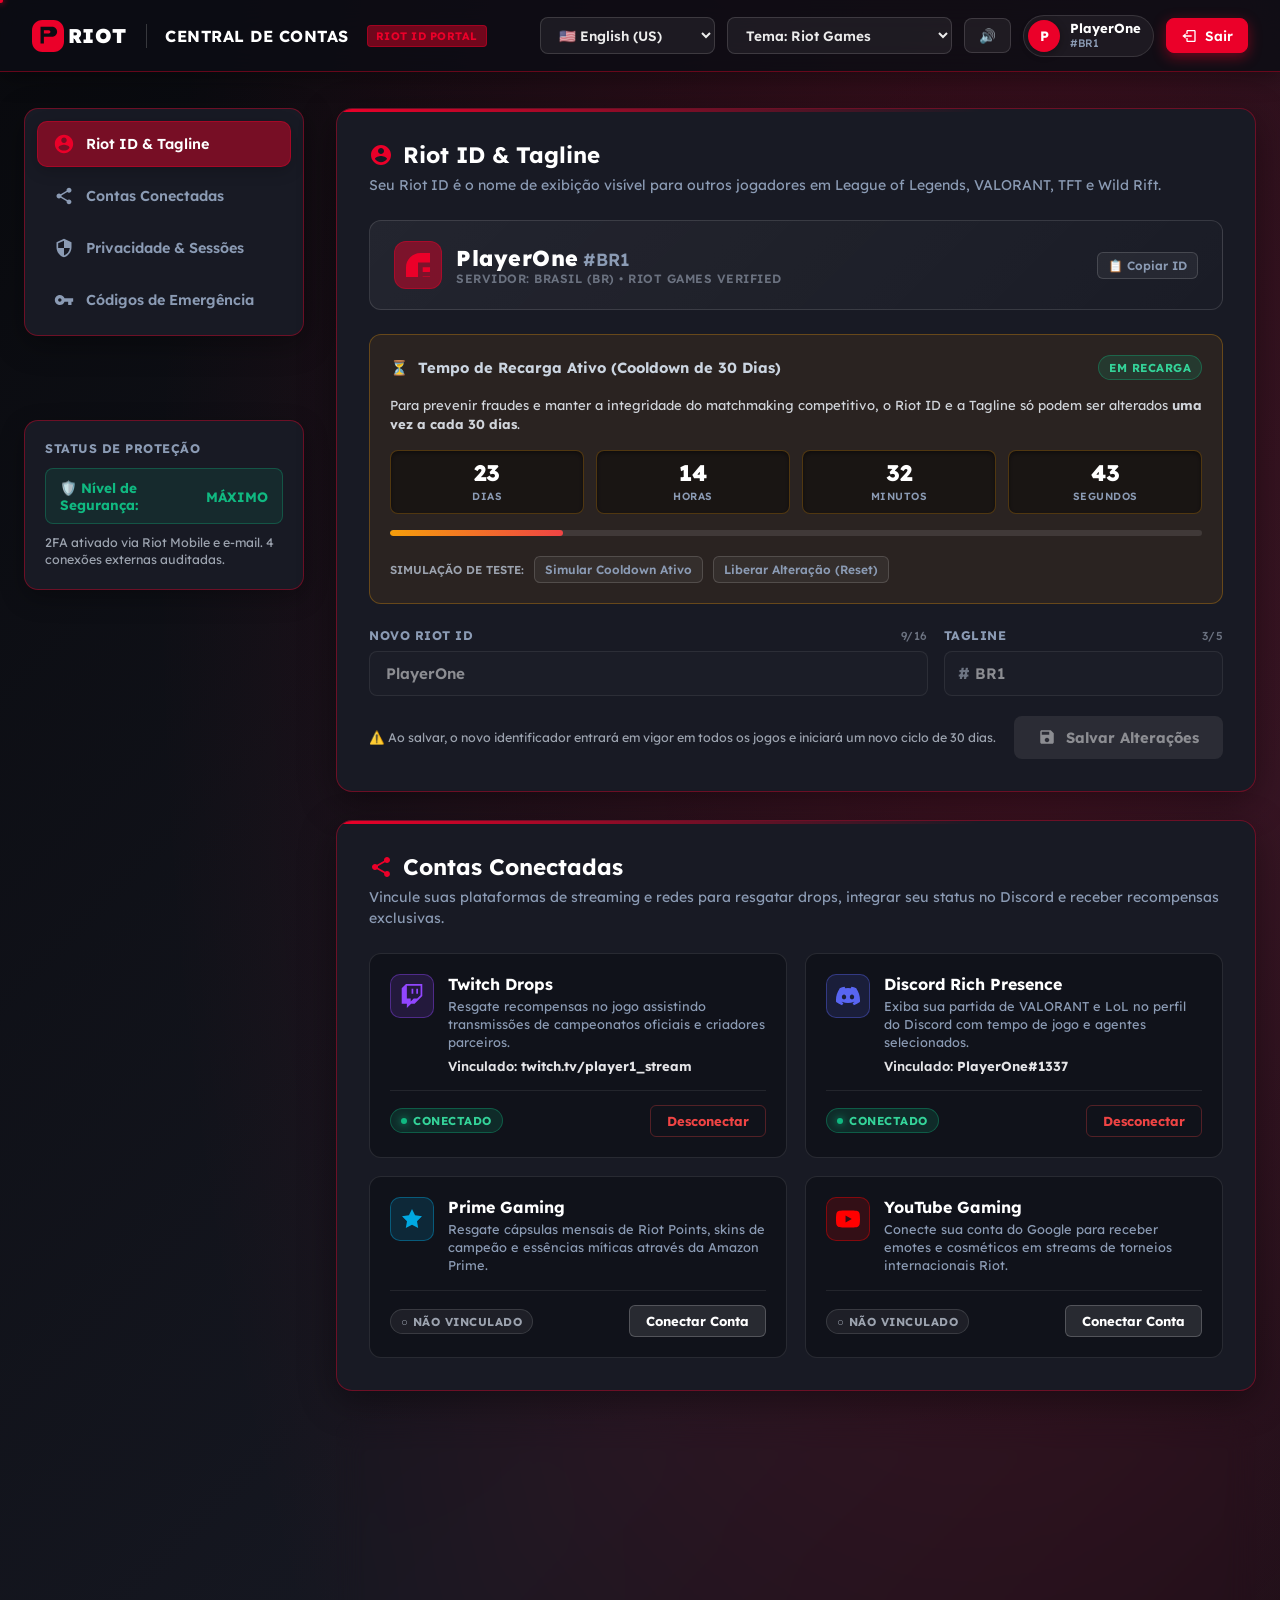
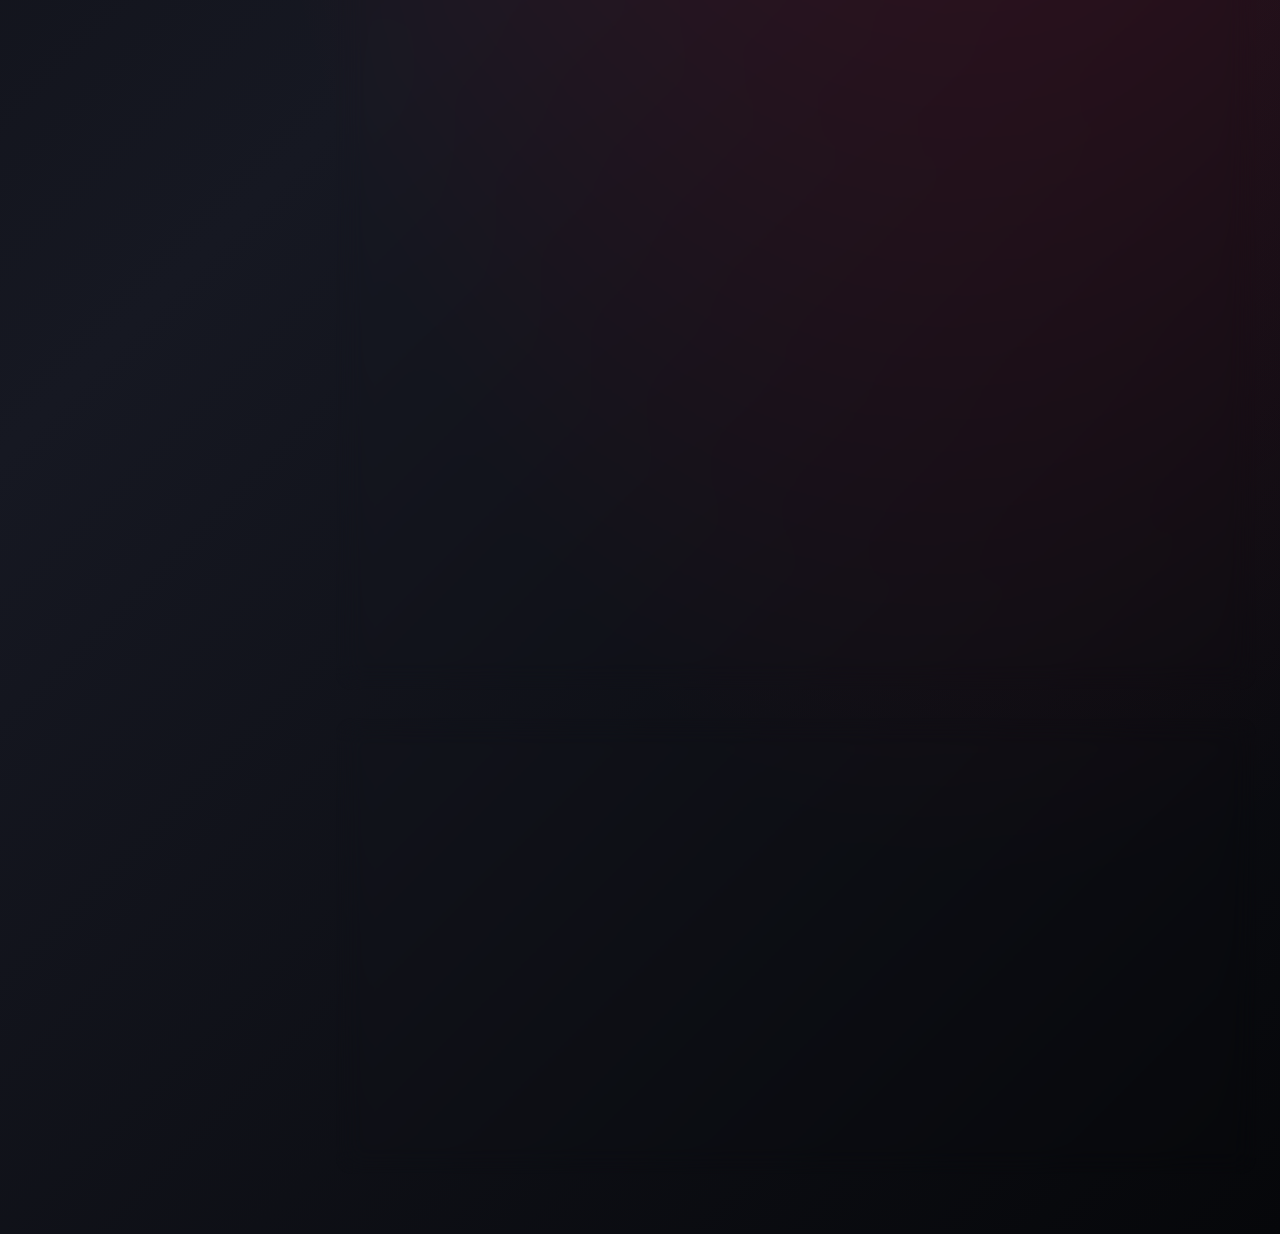
<file: index/account-settings.html>
<!DOCTYPE html>
<html lang="pt-BR" data-theme="riot">
<head>
  <meta charset="UTF-8">
  <meta name="viewport" content="width=device-width, initial-scale=1.0">
  <title>Riot Games — Central de Configurações da Conta</title>
  
  <link rel="icon" type="image/svg+xml" href="data:image/svg+xml,<svg xmlns='http://www.w3.org/2000/svg' viewBox='0 0 45 45'><path fill='%23EB0029' d='M14.5 0C6.5 0 0 6.5 0 14.5v16C0 38.5 6.5 45 14.5 45h16c8 0 14.5-6.5 14.5-14.5v-16C45 6.5 38.5 0 30.5 0h-16zm2.2 9.5h11.6c3.9 0 7 3.1 7 7s-3.1 7-7 7H16.7v9.5H12V9.5h4.7zm0 4.7v4.7h6.9c1.3 0 2.3-1 2.3-2.3s-1-2.3-2.3-2.3h-6.9z'/></svg>">
  <link rel="manifest" href="../manifest.json">
  <meta name="theme-color" content="#EB0029">
  <meta name="description" content="Central Oficial de Gerenciamento de Conta Riot Games — Riot ID, Contas Conectadas, Privacidade, 2FA e Sessões Ativas.">

  <!-- Estilos e Design System Riot Games -->
  <link rel="stylesheet" href="../style/GH.css">
  <link rel="stylesheet" href="../style/animations.css">
  <link rel="stylesheet" href="../style/themes.css">
  <link rel="stylesheet" href="../style/account-settings.css">
  <link rel="stylesheet" href="../style/accessibility-aaa.css">
</head>
<body class="account-body">

  <!-- Top Global Header -->
  <header class="account-header" role="banner">
    <div style="display: flex; align-items: center; gap: 18px;">
      <a href="index.html" class="account-header__brand" title="Voltar ao Início / Login">
        <svg viewBox="0 0 135 45" fill="currentColor" xmlns="http://www.w3.org/2000/svg">
          <path fill="#EB0029" d="M14.5 0C6.5 0 0 6.5 0 14.5v16C0 38.5 6.5 45 14.5 45h16c8 0 14.5-6.5 14.5-14.5v-16C45 6.5 38.5 0 30.5 0h-16zm2.2 9.5h11.6c3.9 0 7 3.1 7 7s-3.1 7-7 7H16.7v9.5H12V9.5h4.7zm0 4.7v4.7h6.9c1.3 0 2.3-1 2.3-2.3s-1-2.3-2.3-2.3h-6.9z"/>
          <text x="50" y="32" font-family="'Lexend Deca', sans-serif" font-weight="900" font-size="28" letter-spacing="1" fill="#FFFFFF">RIOT</text>
        </svg>
      </a>

      <div class="account-header__divider" aria-hidden="true"></div>
      <span class="account-header__title">Central de Contas</span>
      <span class="account-header__badge">Riot ID Portal</span>
    </div>

    <!-- Controles Globais: Tema, Áudio, Perfil e Logout -->
    <div class="account-header__controls">
      <!-- Seletor de Idioma -->
      <select id="langSelector" class="header-btn" aria-label="Seletor de Idioma" data-i18n-aria="lang_selector_label" title="Idioma / Language">
        <option value="pt-BR">🇧🇷 Português (BR)</option>
        <option value="en-US">🇺🇸 English (US)</option>
        <option value="es-ES">🇪🇸 Español (ES)</option>
        <option value="ja-JP">🇯🇵 日本語 (JA)</option>
        <option value="ko-KR">🇰🇷 한국어 (KO)</option>
        <option value="de-DE">🇩🇪 Deutsch (DE)</option>
      </select>

      <!-- Seletor de Tema Dinâmico -->
      <select id="themeSelector" class="header-btn" aria-label="Seletor de Tema Riot">
        <option value="riot" selected>Tema: Riot Games</option>
        <option value="valorant">Tema: Valorant</option>
        <option value="lol">Tema: League of Legends</option>
        <option value="tft">Tema: Teamfight Tactics</option>
        <option value="starguardian">Tema: Star Guardian</option>
        <option value="kda">Tema: K/DA</option>
      </select>

      <!-- Toggle de Áudio -->
      <button type="button" class="header-btn" id="btnAudioToggle" title="Alternar efeitos de áudio">
        <span id="audioStatusIcon">🔊</span>
      </button>

      <!-- Badge de Usuário -->
      <div class="header-user-pill" id="userPill">
        <div class="header-user-avatar" id="avatarInitial">P</div>
        <div class="header-user-info">
          <span class="header-user-name" id="navUsername">PlayerOne</span>
          <span class="header-user-tag" id="navTagline">#BR1</span>
        </div>
      </div>

      <!-- Botão Voltar / Logout -->
      <a href="index.html" class="header-btn header-btn--primary" id="btnLogout" title="Encerrar Sessão">
        <svg viewBox="0 0 24 24" width="16" height="16" fill="currentColor">
          <path d="M16 13v-2H7V8l-5 4 5 4v-3h9zM20 3H10c-1.1 0-2 .9-2 2v4h2V5h10v14H10v-4H8v4c0 1.1.9 2 2 2h10c1.1 0 2-.9 2-2V5c0-1.1-.9-2-2-2z"/>
        </svg>
        <span>Sair</span>
      </a>
    </div>
  </header>

  <!-- Main Container -->
  <main class="account-wrapper">
    
    <!-- Sidebar com Abas de Navegação -->
    <aside class="account-sidebar">
      <nav class="account-nav" aria-label="Navegação da Conta">
        <a href="#section-riot-id" class="nav-item active" data-target="section-riot-id">
          <svg viewBox="0 0 24 24"><path d="M12 2C6.48 2 2 6.48 2 12s4.48 10 10 10 10-4.48 10-10S17.52 2 12 2zm0 3c1.66 0 3 1.34 3 3s-1.34 3-3 3-3-1.34-3-3 1.34-3 3-3zm0 14.2c-2.5 0-4.71-1.28-6-3.22.03-1.99 4-3.08 6-3.08 1.99 0 5.97 1.09 6 3.08-1.29 1.94-3.5 3.22-6 3.22z"/></svg>
          <span>Riot ID & Tagline</span>
        </a>

        <a href="#section-connected" class="nav-item" data-target="section-connected">
          <svg viewBox="0 0 24 24"><path d="M18 16.08c-.76 0-1.44.3-1.96.77L8.91 12.7c.05-.23.09-.46.09-.7s-.04-.47-.09-.7l7.05-4.11c.54.5 1.25.81 2.04.81 1.66 0 3-1.34 3-3s-1.34-3-3-3-3 1.34-3 3c0 .24.04.47.09.7L8.04 9.81C7.5 9.31 6.79 9 6 9c-1.66 0-3 1.34-3 3s1.34 3 3 3c.79 0 1.5-.31 2.04-.81l7.12 4.16c-.05.21-.08.43-.08.65 0 1.61 1.31 2.92 2.92 2.92 1.61 0 2.92-1.31 2.92-2.92s-1.31-2.92-2.92-2.92z"/></svg>
          <span>Contas Conectadas</span>
        </a>

        <a href="#section-privacy" class="nav-item" data-target="section-privacy">
          <svg viewBox="0 0 24 24"><path d="M12 1L3 5v6c0 5.55 3.84 10.74 9 12 5.16-1.26 9-6.45 9-12V5l-9-4zm0 10.99h7c-.53 4.12-3.28 7.79-7 8.94V12H5V6.3l7-3.11v8.8z"/></svg>
          <span>Privacidade & Sessões</span>
        </a>

        <a href="#section-recovery" class="nav-item" data-target="section-recovery">
          <svg viewBox="0 0 24 24"><path d="M12.65 10C11.83 7.67 9.61 6 7 6c-3.31 0-6 2.69-6 6s2.69 6 6 6c2.61 0 4.83-1.67 5.65-4H17v4h4v-4h2v-4H12.65zM7 14c-1.1 0-2-.9-2-2s.9-2 2-2 2 .9 2 2-.9 2-2 2z"/></svg>
          <span>Códigos de Emergência</span>
        </a>
      </nav>

      <!-- Resumo Rápido de Segurança -->
      <div class="sidebar-summary-card">
        <h4>Status de Proteção</h4>
        <div class="security-score-badge">
          <span>🛡️ Nível de Segurança:</span>
          <span>MÁXIMO</span>
        </div>
        <p style="font-size: 0.78rem; color: #9CA3AF; margin-top: 10px; line-height: 1.4;">
          2FA ativado via Riot Mobile e e-mail. 4 conexões externas auditadas.
        </p>
      </div>
    </aside>

    <!-- Conteúdo Principal -->
    <div class="account-content">

      <!-- =================================================================
           SEÇÃO 1: RIOT ID & TAGLINE CUSTOMIZATION COM COOLDOWN TIMER MOCK
           ================================================================= -->
      <section id="section-riot-id" class="section-panel" aria-labelledby="riotIdHeading">
        <div class="panel-header">
          <div class="panel-header__left">
            <h2 id="riotIdHeading">
              <svg viewBox="0 0 24 24" width="24" height="24" fill="var(--primary)"><path d="M12 2C6.48 2 2 6.48 2 12s4.48 10 10 10 10-4.48 10-10S17.52 2 12 2zm0 3c1.66 0 3 1.34 3 3s-1.34 3-3 3-3-1.34-3-3 1.34-3 3-3zm0 14.2c-2.5 0-4.71-1.28-6-3.22.03-1.99 4-3.08 6-3.08 1.99 0 5.97 1.09 6 3.08-1.29 1.94-3.5 3.22-6 3.22z"/></svg>
              Riot ID & Tagline
            </h2>
            <p>Seu Riot ID é o nome de exibição visível para outros jogadores em League of Legends, VALORANT, TFT e Wild Rift.</p>
          </div>
        </div>

        <!-- Card de Pré-visualização do Gamertag -->
        <div class="gamertag-preview-card">
          <div class="gamertag-preview-badge">
            <div class="gamertag-icon">
              <svg viewBox="0 0 24 24" width="24" height="24" fill="currentColor">
                <path d="M14.5 0C6.5 0 0 6.5 0 14.5v16C0 38.5 6.5 45 14.5 45h16c8 0 14.5-6.5 14.5-14.5v-16C45 6.5 38.5 0 30.5 0h-16zm2.2 9.5h11.6c3.9 0 7 3.1 7 7s-3.1 7-7 7H16.7v9.5H12V9.5h4.7zm0 4.7v4.7h6.9c1.3 0 2.3-1 2.3-2.3s-1-2.3-2.3-2.3h-6.9z"/>
              </svg>
            </div>
            <div class="gamertag-text">
              <div style="display: flex; align-items: baseline; gap: 4px;">
                <span class="gamertag-name" id="previewGameName">PlayerOne</span>
                <span class="gamertag-tag" id="previewTagLine">#BR1</span>
              </div>
              <span class="gamertag-region">Servidor: Brasil (BR) • Riot Games Verified</span>
            </div>
          </div>

          <button type="button" class="btn-ghost-sm" id="btnCopyRiotId" title="Copiar Riot ID completo">
            <span>📋 Copiar ID</span>
          </button>
        </div>

        <!-- Card do Timer de Cooldown de 30 Dias -->
        <div class="cooldown-card" id="cooldownCard">
          <div class="cooldown-header">
            <div class="cooldown-title">
              <span id="cooldownStatusIcon">⏳</span>
              <span id="cooldownStatusText">Tempo de Recarga Ativo (Cooldown de 30 Dias)</span>
            </div>
            <span class="badge-status badge-connected" id="cooldownBadge">Em Recarga</span>
          </div>

          <p style="font-size: 0.82rem; color: #D1D5DB; margin: 0; line-height: 1.45;">
            Para prevenir fraudes e manter a integridade do matchmaking competitivo, o Riot ID e a Tagline só podem ser alterados <strong>uma vez a cada 30 dias</strong>.
          </p>

          <!-- Mostrador Digital de Contagem Regressiva -->
          <div class="cooldown-timer-display" id="timerGrid">
            <div class="timer-box">
              <span class="timer-box-value" id="timerDays">23</span>
              <span class="timer-box-label">Dias</span>
            </div>
            <div class="timer-box">
              <span class="timer-box-value" id="timerHours">14</span>
              <span class="timer-box-label">Horas</span>
            </div>
            <div class="timer-box">
              <span class="timer-box-value" id="timerMinutes">32</span>
              <span class="timer-box-label">Minutos</span>
            </div>
            <div class="timer-box">
              <span class="timer-box-value" id="timerSeconds">45</span>
              <span class="timer-box-label">Segundos</span>
            </div>
          </div>

          <!-- Barra de Progresso Visual do Cooldown -->
          <div class="cooldown-progress-bar-bg" title="Progresso do Cooldown">
            <div class="cooldown-progress-bar-fill" id="cooldownProgressFill"></div>
          </div>

          <!-- Ferramentas de Teste e Simulação para Demonstração -->
          <div class="cooldown-sim-actions">
            <span style="font-size: 0.72rem; color: #9CA3AF; font-weight: 600;">SIMULAÇÃO DE TESTE:</span>
            <button type="button" class="btn-ghost-sm" id="btnSimulateCooldown" title="Simular 24 dias restantes">Simular Cooldown Ativo</button>
            <button type="button" class="btn-ghost-sm" id="btnResetCooldown" title="Liberar edição imediatamente">Liberar Alteração (Reset)</button>
          </div>
        </div>

        <!-- Formulário de Edição do Riot ID -->
        <form id="formRiotId" onsubmit="return false;">
          <div class="form-grid-two">
            <div class="input-group">
              <label for="inputRiotId">
                <span>Novo Riot ID</span>
                <span class="input-char-counter" id="riotIdCharCount">8/16</span>
              </label>
              <div class="input-field-wrapper">
                <input type="text" id="inputRiotId" class="custom-input" maxlength="16" value="PlayerOne" required autocomplete="off" disabled>
              </div>
            </div>

            <div class="input-group">
              <label for="inputTagline">
                <span>Tagline</span>
                <span class="input-char-counter" id="taglineCharCount">3/5</span>
              </label>
              <div class="input-field-wrapper">
                <span class="input-prefix">#</span>
                <input type="text" id="inputTagline" class="custom-input with-prefix" maxlength="5" value="BR1" required autocomplete="off" disabled>
              </div>
            </div>
          </div>

          <div style="display: flex; align-items: center; justify-content: space-between; gap: 16px; flex-wrap: wrap;">
            <p style="font-size: 0.78rem; color: #9CA3AF; margin: 0;">
              ⚠️ Ao salvar, o novo identificador entrará em vigor em todos os jogos e iniciará um novo ciclo de 30 dias.
            </p>
            <button type="button" class="btn-riot-primary" id="btnSaveRiotId" disabled>
              <svg viewBox="0 0 24 24" width="18" height="18" fill="currentColor"><path d="M17 3H5c-1.11 0-2 .9-2 2v14c0 1.1.89 2 2 2h14c1.1 0 2-.9 2-2V7l-4-4zm-5 16c-1.66 0-3-1.34-3-3s1.34-3 3-3 3 1.34 3 3-1.34 3-3 3zm3-10H5V5h10v4z"/></svg>
              <span>Salvar Alterações</span>
            </button>
          </div>
        </form>
      </section>


      <!-- =================================================================
           SEÇÃO 2: GERENCIADOR DE CONTAS CONECTADAS (TWITCH, DISCORD, PRIME, YT)
           ================================================================= -->
      <section id="section-connected" class="section-panel" aria-labelledby="connectedHeading">
        <div class="panel-header">
          <div class="panel-header__left">
            <h2 id="connectedHeading">
              <svg viewBox="0 0 24 24" width="24" height="24" fill="var(--primary)"><path d="M18 16.08c-.76 0-1.44.3-1.96.77L8.91 12.7c.05-.23.09-.46.09-.7s-.04-.47-.09-.7l7.05-4.11c.54.5 1.25.81 2.04.81 1.66 0 3-1.34 3-3s-1.34-3-3-3-3 1.34-3 3c0 .24.04.47.09.7L8.04 9.81C7.5 9.31 6.79 9 6 9c-1.66 0-3 1.34-3 3s1.34 3 3 3c.79 0 1.5-.31 2.04-.81l7.12 4.16c-.05.21-.08.43-.08.65 0 1.61 1.31 2.92 2.92 2.92 1.61 0 2.92-1.31 2.92-2.92s-1.31-2.92-2.92-2.92z"/></svg>
              Contas Conectadas
            </h2>
            <p>Vincule suas plataformas de streaming e redes para resgatar drops, integrar seu status no Discord e receber recompensas exclusivas.</p>
          </div>
        </div>

        <div class="connected-grid">
          
          <!-- Twitch Drops Card -->
          <div class="connected-card" id="cardTwitch">
            <div class="connected-card__top">
              <div class="connected-card__icon-wrap service-twitch">
                <svg viewBox="0 0 24 24"><path d="M11.571 4.714h1.715v5.143H11.57zm4.715 0H18v5.143h-1.714zM6 0L1.714 4.286v15.428h5.143V24l4.286-4.286h3.428L22.286 12V0zm14.571 11.143l-3.428 3.428h-3.429l-3 3v-3H6.857V1.714h13.714Z"/></svg>
              </div>
              <div class="connected-card__info">
                <h4>Twitch Drops</h4>
                <p>Resgate recompensas no jogo assistindo transmissões de campeonatos oficiais e criadores parceiros.</p>
                <div class="connected-card__account" id="accountTwitchTag">
                  <span>Vinculado: <strong>twitch.tv/player1_stream</strong></span>
                </div>
              </div>
            </div>
            <div class="connected-card__bottom">
              <span class="badge-status badge-connected" id="badgeTwitch">
                <span class="pulse-dot"></span> Conectado
              </span>
              <button type="button" class="btn-service-action btn-service-disconnect" data-service="twitch">Desconectar</button>
            </div>
          </div>

          <!-- Discord Rich Presence Card -->
          <div class="connected-card" id="cardDiscord">
            <div class="connected-card__top">
              <div class="connected-card__icon-wrap service-discord">
                <svg viewBox="0 0 24 24"><path d="M20.317 4.37a19.791 19.791 0 0 0-4.885-1.515.074.074 0 0 0-.079.037c-.21.375-.444.864-.608 1.25a18.27 18.27 0 0 0-5.487 0 12.64 12.64 0 0 0-.617-1.25.077.077 0 0 0-.079-.037A19.736 19.736 0 0 0 3.677 4.37a.07.07 0 0 0-.032.027C.533 9.046-.32 13.58.099 18.057a.082.082 0 0 0 .031.057 19.9 19.9 0 0 0 5.993 3.03.078.078 0 0 0 .084-.028c.462-.63.874-1.295 1.226-1.994.021-.041.001-.09-.041-.106a13.107 13.107 0 0 1-1.872-.892.077.077 0 0 1-.008-.128 10.2 10.2 0 0 0 .372-.292.074.074 0 0 1 .077-.01c3.929 1.793 8.18 1.793 12.061 0a.074.074 0 0 1 .078.01c.12.098.246.198.373.292a.077.077 0 0 1-.006.127 12.299 12.299 0 0 1-1.873.894.077.077 0 0 0-.041.107c.36.698.772 1.362 1.225 1.993a.076.076 0 0 0 .084.028 19.839 19.839 0 0 0 6.002-3.03.077.077 0 0 0 .032-.054c.5-5.177-.838-9.674-3.549-13.66a.061.061 0 0 0-.031-.028zM8.02 15.33c-1.183 0-2.157-1.085-2.157-2.419 0-1.333.956-2.419 2.157-2.419 1.21 0 2.176 1.096 2.157 2.42 0 1.333-.956 2.418-2.157 2.418zm7.975 0c-1.183 0-2.157-1.085-2.157-2.419 0-1.333.955-2.419 2.157-2.419 1.21 0 2.176 1.096 2.157 2.42 0 1.333-.946 2.418-2.157 2.418z"/></svg>
              </div>
              <div class="connected-card__info">
                <h4>Discord Rich Presence</h4>
                <p>Exiba sua partida de VALORANT e LoL no perfil do Discord com tempo de jogo e agentes selecionados.</p>
                <div class="connected-card__account" id="accountDiscordTag">
                  <span>Vinculado: <strong>PlayerOne#1337</strong></span>
                </div>
              </div>
            </div>
            <div class="connected-card__bottom">
              <span class="badge-status badge-connected" id="badgeDiscord">
                <span class="pulse-dot"></span> Conectado
              </span>
              <button type="button" class="btn-service-action btn-service-disconnect" data-service="discord">Desconectar</button>
            </div>
          </div>

          <!-- Prime Gaming Card -->
          <div class="connected-card" id="cardPrime">
            <div class="connected-card__top">
              <div class="connected-card__icon-wrap service-prime">
                <svg viewBox="0 0 24 24"><path d="M12 2l3.09 6.26L22 9.27l-5 4.87 1.18 6.88L12 17.77l-6.18 3.25L7 14.14 2 9.27l6.91-1.01L12 2z"/></svg>
              </div>
              <div class="connected-card__info">
                <h4>Prime Gaming</h4>
                <p>Resgate cápsulas mensais de Riot Points, skins de campeão e essências míticas através da Amazon Prime.</p>
                <div class="connected-card__account" id="accountPrimeTag" style="display: none;">
                  <span>Vinculado: <strong>amazon.com/player1</strong></span>
                </div>
              </div>
            </div>
            <div class="connected-card__bottom">
              <span class="badge-status badge-disconnected" id="badgePrime">
                ○ Não vinculado
              </span>
              <button type="button" class="btn-service-action btn-service-connect" data-service="prime">Conectar Conta</button>
            </div>
          </div>

          <!-- YouTube Gaming Card -->
          <div class="connected-card" id="cardYoutube">
            <div class="connected-card__top">
              <div class="connected-card__icon-wrap service-youtube">
                <svg viewBox="0 0 24 24"><path d="M23.498 6.186a3.016 3.016 0 0 0-2.122-2.136C19.505 3.545 12 3.545 12 3.545s-7.505 0-9.377.505A3.017 3.017 0 0 0 .502 6.186C0 8.07 0 12 0 12s0 3.93.502 5.814a3.016 3.016 0 0 0 2.122 2.136c1.871.505 9.376.505 9.376.505s7.505 0 9.377-.505a3.015 3.015 0 0 0 2.122-2.136C24 15.93 24 12 24 12s0-3.93-.502-5.814zM9.545 15.568V8.432L15.818 12l-6.273 3.568z"/></svg>
              </div>
              <div class="connected-card__info">
                <h4>YouTube Gaming</h4>
                <p>Conecte sua conta do Google para receber emotes e cosméticos em streams de torneios internacionais Riot.</p>
                <div class="connected-card__account" id="accountYoutubeTag" style="display: none;">
                  <span>Vinculado: <strong>youtube.com/@player1</strong></span>
                </div>
              </div>
            </div>
            <div class="connected-card__bottom">
              <span class="badge-status badge-disconnected" id="badgeYoutube">
                ○ Não vinculado
              </span>
              <button type="button" class="btn-service-action btn-service-connect" data-service="youtube">Conectar Conta</button>
            </div>
          </div>

        </div>
      </section>


      <!-- =================================================================
           SEÇÃO 3: PRIVACIDADE, 2FA E SESSÕES ATIVAS
           ================================================================= -->
      <section id="section-privacy" class="section-panel" aria-labelledby="privacyHeading">
        <div class="panel-header">
          <div class="panel-header__left">
            <h2 id="privacyHeading">
              <svg viewBox="0 0 24 24" width="24" height="24" fill="var(--primary)"><path d="M12 1L3 5v6c0 5.55 3.84 10.74 9 12 5.16-1.26 9-6.45 9-12V5l-9-4zm0 10.99h7c-.53 4.12-3.28 7.79-7 8.94V12H5V6.3l7-3.11v8.8z"/></svg>
              Privacidade & Personalização
            </h2>
            <p>Gerencie como seus dados de jogo são compartilhados e monitore todas as sessões conectadas ao seu Riot ID.</p>
          </div>
        </div>

        <!-- Banner de Status do 2FA -->
        <div class="twofa-status-banner">
          <div class="twofa-status-left">
            <div class="twofa-shield-icon">
              <svg viewBox="0 0 24 24" width="26" height="26" fill="currentColor">
                <path d="M12 1L3 5v6c0 5.55 3.84 10.74 9 12 5.16-1.26 9-6.45 9-12V5l-9-4zm-2 16l-4-4 1.41-1.41L10 14.17l6.59-6.59L18 9l-8 8z"/>
              </svg>
            </div>
            <div>
              <div style="display: flex; align-items: center; gap: 8px;">
                <h4 style="font-size: 1.05rem; font-weight: 700; color: #FFF; margin: 0;">Autenticação em Dois Fatores (2FA)</h4>
                <span class="badge-status badge-connected">ATIVADA</span>
              </div>
              <p style="font-size: 0.82rem; color: #D1D5DB; margin: 4px 0 0;">
                Protegendo logins no Riot Client e alterações críticas via aplicativo <strong>Riot Mobile</strong> e e-mail cadastrado.
              </p>
            </div>
          </div>
          <button type="button" class="btn-ghost-sm" id="btnTest2FAChallenge" title="Simular teste de desafio de segurança">Testar Desafio 2FA</button>
        </div>

        <!-- Opções de Privacidade -->
        <div class="privacy-list">
          
          <div class="privacy-item">
            <div class="privacy-info">
              <h4>Ocultar Histórico de Partidas de Rastreadores Externos</h4>
              <p>Impede que sites de terceiros (como OP.GG, Tracker Network e Mobalytics) exibam suas estatísticas detalhadas, KDA e ranques de partidas passadas para o público em geral.</p>
            </div>
            <label class="riot-switch" title="Alternar visibilidade do histórico de partidas">
              <input type="checkbox" id="toggleHideMatchHistory" checked>
              <span class="riot-slider"></span>
            </label>
          </div>

          <div class="privacy-item">
            <div class="privacy-info">
              <h4>Comunicações e Ofertas Personalizadas</h4>
              <p>Receba novidades oficiais da Riot Games sobre novos agentes, campeões, passes de batalha e promoções de skins na sua caixa de entrada.</p>
            </div>
            <label class="riot-switch" title="Alternar e-mails de marketing">
              <input type="checkbox" id="toggleMarketing">
              <span class="riot-slider"></span>
            </label>
          </div>

        </div>

        <!-- Sessões de Login Conectadas -->
        <div class="sessions-list-header">
          <div>
            <h3>Sessões e Dispositivos Conectados</h3>
            <p style="font-size: 0.82rem; color: #9CA3AF; margin: 2px 0 0;">Se você não reconhecer alguma destas sessões, revogue o acesso imediatamente.</p>
          </div>
          <button type="button" class="btn-ghost-sm" id="btnRevokeAllOther" style="color: #F87171; border-color: rgba(239, 68, 68, 0.4);">
            Revogar Todas as Outras Sessões
          </button>
        </div>

        <div class="sessions-container" id="sessionsList">
          <!-- Item 1: Sessão Atual -->
          <div class="session-item current-session" data-session-id="curr-1">
            <div class="session-item__device">
              <div class="session-device-icon" title="Navegador Desktop">🖥️</div>
              <div class="session-item__details">
                <h5>Windows 11 Pro • Chrome 124 <span class="badge-status badge-connected" style="font-size: 0.65rem; padding: 2px 6px;">Sessão Atual</span></h5>
                <p>São Paulo, Brasil • IP: 177.136.220.45 • <strong>Ativo agora</strong></p>
              </div>
            </div>
            <span style="font-size: 0.78rem; color: #9CA3AF; font-weight: 600;">Este Navegador</span>
          </div>

          <!-- Item 2: VALORANT Client -->
          <div class="session-item" data-session-id="sess-2">
            <div class="session-item__device">
              <div class="session-device-icon" title="Riot Client Game Engine">🎮</div>
              <div class="session-item__details">
                <h5>VALORANT Client • Windows 10</h5>
                <p>Rio de Janeiro, Brasil • IP: 189.28.14.92 • Última atividade: Há 2 horas</p>
              </div>
            </div>
            <button type="button" class="btn-revoke" onclick="revokeSession('sess-2')">Revogar Sessão</button>
          </div>

          <!-- Item 3: Riot Mobile -->
          <div class="session-item" data-session-id="sess-3">
            <div class="session-item__device">
              <div class="session-device-icon" title="Dispositivo Móvel">📱</div>
              <div class="session-item__details">
                <h5>Riot Mobile • Samsung Galaxy S23 (Android 14)</h5>
                <p>São Paulo, Brasil • IP: 177.18.90.112 • Última atividade: Ontem às 21:14</p>
              </div>
            </div>
            <button type="button" class="btn-revoke" onclick="revokeSession('sess-3')">Revogar Sessão</button>
          </div>

          <!-- Item 4: Safari macOS -->
          <div class="session-item" data-session-id="sess-4">
            <div class="session-item__device">
              <div class="session-device-icon" title="Computador Portátil">💻</div>
              <div class="session-item__details">
                <h5>MacBook Pro • Safari 17.4 (macOS Sonoma)</h5>
                <p>Campinas, Brasil • IP: 201.86.12.5 • Última atividade: Há 3 dias</p>
              </div>
            </div>
            <button type="button" class="btn-revoke" onclick="revokeSession('sess-4')">Revogar Sessão</button>
          </div>
        </div>
      </section>


      <!-- =================================================================
           SEÇÃO 4: GERADOR DE CÓDIGOS DE RECUPERAÇÃO 2FA (EMERGÊNCIA)
           ================================================================= -->
      <section id="section-recovery" class="section-panel" aria-labelledby="recoveryHeading">
        <div class="panel-header">
          <div class="panel-header__left">
            <h2 id="recoveryHeading">
              <svg viewBox="0 0 24 24" width="24" height="24" fill="var(--primary)"><path d="M12.65 10C11.83 7.67 9.61 6 7 6c-3.31 0-6 2.69-6 6s2.69 6 6 6c2.61 0 4.83-1.67 5.65-4H17v4h4v-4h2v-4H12.65zM7 14c-1.1 0-2-.9-2-2s.9-2 2-2 2 .9 2 2-.9 2-2 2z"/></svg>
              Códigos de Recuperação de Emergência (2FA)
            </h2>
            <p>Utilize estes 8 códigos de backup caso perca o acesso ao seu celular ou ao e-mail cadastrado. Cada código funciona apenas uma única vez.</p>
          </div>
        </div>

        <!-- Alerta de Segurança -->
        <div class="alert-box-warning">
          <svg viewBox="0 0 24 24"><path d="M1 21h22L12 2 1 21zm12-3h-2v-2h2v2zm0-4h-2v-4h2v4z"/></svg>
          <div>
            <h5 style="color: #FBBF24; font-size: 0.92rem; font-weight: 700; margin: 0 0 4px;">Aviso Crítico de Segurança:</h5>
            <p>Guarde estes códigos em um gerenciador de senhas seguro ou imprima-os. Se você gerar um novo conjunto de códigos, todos os códigos anteriores serão revogados automaticamente.</p>
          </div>
        </div>

        <!-- Grade de 8 Códigos Alfanuméricos -->
        <div class="recovery-codes-grid" id="recoveryCodesGrid">
          <!-- 8 códigos gerados dinamicamente via JS -->
        </div>

        <!-- Ações dos Códigos de Recuperação -->
        <div class="recovery-actions-bar">
          <button type="button" class="btn-riot-primary" id="btnCopyAllCodes">
            <svg viewBox="0 0 24 24" width="18" height="18" fill="currentColor"><path d="M16 1H4c-1.1 0-2 .9-2 2v14h2V3h12V1zm3 4H8c-1.1 0-2 .9-2 2v14c0 1.1.9 2 2 2h11c1.1 0 2-.9 2-2V7c0-1.1-.9-2-2-2zm0 16H8V7h11v14z"/></svg>
            <span>Copiar Todos os Códigos</span>
          </button>

          <button type="button" class="header-btn" id="btnDownloadCodesTxt" style="padding: 11px 18px;">
            <svg viewBox="0 0 24 24" width="18" height="18" fill="currentColor"><path d="M19 9h-4V3H9v6H5l7 7 7-7zM5 18v2h14v-2H5z"/></svg>
            <span>Baixar Arquivo (.txt)</span>
          </button>

          <button type="button" class="header-btn" id="btnRegenerateCodes" style="padding: 11px 18px; margin-left: auto;">
            <svg viewBox="0 0 24 24" width="18" height="18" fill="currentColor"><path d="M17.65 6.35C16.2 4.9 14.21 4 12 4c-4.42 0-7.99 3.58-7.99 8s3.57 8 7.99 8c3.73 0 6.84-2.55 7.73-6h-2.08c-.82 2.33-3.04 4-5.65 4-3.31 0-6-2.69-6-6s2.69-6 6-6c1.66 0 3.14.69 4.22 1.78L13 11h7V4l-2.35 2.35z"/></svg>
            <span>Gerar Novos Códigos</span>
          </button>
        </div>
      </section>

    </div>
  </main>

  <!-- Modal: Conexão / Autorização OAuth de Contas Conectadas -->
  <div class="riot-modal-overlay" id="modalOAuth" role="dialog" aria-modal="true" aria-labelledby="oauthTitle">
    <div class="riot-modal">
      <button class="riot-modal-close" id="btnCloseOAuth" aria-label="Fechar">&times;</button>
      <div style="display: flex; align-items: center; gap: 14px; margin-bottom: 16px;">
        <div id="modalOAuthIcon" class="connected-card__icon-wrap service-twitch">
          <svg viewBox="0 0 24 24" width="24" height="24"><path d="M11.571 4.714h1.715v5.143H11.57zm4.715 0H18v5.143h-1.714zM6 0L1.714 4.286v15.428h5.143V24l4.286-4.286h3.428L22.286 12V0zm14.571 11.143l-3.428 3.428h-3.429l-3 3v-3H6.857V1.714h13.714Z"/></svg>
        </div>
        <div>
          <h3 id="oauthTitle" style="color: #FFF; font-size: 1.25rem; margin: 0;">Autorizar Conexão</h3>
          <span style="font-size: 0.78rem; color: #9CA3AF;" id="oauthProviderSubtitle">Riot Games OAuth Gateway</span>
        </div>
      </div>
      
      <p style="font-size: 0.88rem; color: #D1D5DB; line-height: 1.5; margin-bottom: 20px;">
        Ao autorizar, você permite que a <strong>Riot Games</strong> consulte sua identidade de usuário e vincule recompensas exclusivas diretamente ao seu inventário no jogo.
      </p>

      <div style="background: rgba(0, 0, 0, 0.4); border: 1px solid rgba(255, 255, 255, 0.1); border-radius: 8px; padding: 14px; margin-bottom: 24px;">
        <div style="font-size: 0.75rem; text-transform: uppercase; color: #9CA3AF; font-weight: 700; margin-bottom: 6px;">Permissões solicitadas:</div>
        <ul style="font-size: 0.82rem; color: #FFF; margin: 0; padding-left: 18px; line-height: 1.6;">
          <li>Acesso ao nome de usuário público</li>
          <li>Atribuição de drops e cosméticos automáticos</li>
        </ul>
      </div>

      <div style="display: flex; gap: 12px; justify-content: flex-end;">
        <button type="button" class="header-btn" id="btnCancelOAuth">Cancelar</button>
        <button type="button" class="btn-riot-primary" id="btnConfirmOAuth">Autorizar Conexão</button>
      </div>
    </div>
  </div>

  <!-- Modal: Teste de Desafio 2FA -->
  <div class="riot-modal-overlay" id="modal2FATest" role="dialog" aria-modal="true" aria-labelledby="test2FATitle">
    <div class="riot-modal" style="text-align: center;">
      <button class="riot-modal-close" id="btnClose2FATest" aria-label="Fechar">&times;</button>
      <div style="font-size: 2.5rem; margin-bottom: 10px;">🛡️</div>
      <h3 id="test2FATitle" style="color: #FFF; font-size: 1.3rem; margin-bottom: 8px;">Desafio 2FA Riot Mobile</h3>
      <p style="font-size: 0.88rem; color: #9CA3AF; margin-bottom: 20px;">
        Uma notificação push de autenticação segura foi enviada para o seu dispositivo <strong>Samsung Galaxy S23</strong>.
      </p>
      
      <div style="background: rgba(16, 185, 129, 0.1); border: 1px solid rgba(16, 185, 129, 0.3); border-radius: 10px; padding: 16px; margin-bottom: 24px;">
        <span style="font-size: 0.8rem; color: #34D399; font-weight: 700; text-transform: uppercase;">Código de Confirmação no App:</span>
        <div style="font-size: 2rem; font-weight: 800; color: #FFF; letter-spacing: 4px; margin-top: 6px;">74</div>
      </div>

      <button type="button" class="btn-riot-primary" id="btnApprove2FATest" style="width: 100%; justify-content: center;">
        Simular Aprovação no Celular
      </button>
    </div>
  </div>

  <!-- Container Global de Notificações Toast -->
  <div class="riot-toast-container" id="toastContainer" aria-live="polite"></div>

  <!-- Scripts do Ecossistema Riot Games -->
  <script src="../js/icons.js"></script>
  <script src="../js/audio.js"></script>
  <script src="../js/i18n.js"></script>
  <script src="../js/theme-switcher.js"></script>
  <script src="../js/confetti.js"></script>
  <script src="../js/shortcuts.js"></script>
  <script src="../js/mock-auth.js"></script>
  <script src="../js/riot-cursor.js"></script>
  <script src="../js/riot-store.js"></script>
  <script src="../js/riot-rating.js"></script>
  <script src="../js/riot-a11y.js"></script>
  <script src="../js/pwa-engine.js"></script>

  <script>
    /* ==========================================================================
       Lógica da Central de Configurações de Conta Riot Games
       ========================================================================== */
    (function() {
      'use strict';

      // 1. Toast Notification Helper
      window.showRiotToast = function(message, type = 'info') {
        const container = document.getElementById('toastContainer');
        if (!container) return;

        const toast = document.createElement('div');
        toast.className = `riot-toast riot-toast--${type}`;
        
        let icon = 'ℹ️';
        if (type === 'success') icon = '✅';
        if (type === 'warning') icon = '⚠️';
        if (type === 'error') icon = '❌';

        toast.innerHTML = `<span>${icon}</span><span>${message}</span>`;
        container.appendChild(toast);

        setTimeout(() => {
          toast.style.opacity = '0';
          toast.style.transform = 'translateX(100%)';
          toast.style.transition = 'all 0.3s ease';
          setTimeout(() => toast.remove(), 300);
        }, 4000);
      };

      // 2. Audio Helper
      function playSfx(type) {
        if (window.riotAudio && typeof window.riotAudio.play === 'function') {
          window.riotAudio.play(type);
        }
      }

      // 3. User Session Initialization
      let currentUser = {
        gameName: 'PlayerOne',
        tagLine: 'BR1',
        email: 'player1@riotgames.com'
      };

      try {
        const stored = localStorage.getItem('riot_auth_session') || sessionStorage.getItem('riot_auth_session');
        if (stored) {
          const parsed = JSON.parse(stored);
          if (parsed.username) currentUser.gameName = parsed.username;
          if (parsed.email) currentUser.email = parsed.email;
        }
      } catch (e) {}

      // Check stored custom Riot ID
      const savedRiotId = localStorage.getItem('riot_custom_id');
      if (savedRiotId) {
        try {
          const p = JSON.parse(savedRiotId);
          if (p.gameName) currentUser.gameName = p.gameName;
          if (p.tagLine) currentUser.tagLine = p.tagLine;
        } catch (e) {}
      }

      // Update UI with initial user data
      function updateHeaderUserUI() {
        document.getElementById('navUsername').textContent = currentUser.gameName;
        document.getElementById('navTagline').textContent = '#' + currentUser.tagLine;
        document.getElementById('previewGameName').textContent = currentUser.gameName;
        document.getElementById('previewTagLine').textContent = '#' + currentUser.tagLine;
        document.getElementById('inputRiotId').value = currentUser.gameName;
        document.getElementById('inputTagline').value = currentUser.tagLine;
        document.getElementById('avatarInitial').textContent = currentUser.gameName.charAt(0).toUpperCase();
        document.getElementById('riotIdCharCount').textContent = `${currentUser.gameName.length}/16`;
        document.getElementById('taglineCharCount').textContent = `${currentUser.tagLine.length}/5`;
      }
      updateHeaderUserUI();

      // ========================================================================
      // 4. 30-DAY COOLDOWN COUNTDOWN TIMER ENGINE (MOCK & REAL-TIME)
      // ========================================================================
      const COOLDOWN_KEY = 'riot_name_cooldown_end';
      const TOTAL_COOLDOWN_MS = 30 * 24 * 60 * 60 * 1000; // 30 dias em ms

      // Initialize default cooldown if none exists (defaults to 23 days remaining for realistic mock)
      if (!localStorage.getItem(COOLDOWN_KEY)) {
        const mockRemainingMs = (23 * 24 * 60 * 60 + 14 * 3600 + 32 * 60 + 45) * 1000;
        localStorage.setItem(COOLDOWN_KEY, (Date.now() + mockRemainingMs).toString());
      }

      let cooldownInterval = null;

      function updateCooldownDisplay() {
        const cooldownCard = document.getElementById('cooldownCard');
        const badge = document.getElementById('cooldownBadge');
        const statusText = document.getElementById('cooldownStatusText');
        const statusIcon = document.getElementById('cooldownStatusIcon');
        const progressFill = document.getElementById('cooldownProgressFill');
        const inputId = document.getElementById('inputRiotId');
        const inputTag = document.getElementById('inputTagline');
        const btnSave = document.getElementById('btnSaveRiotId');

        const endTimeStr = localStorage.getItem(COOLDOWN_KEY);
        const endTime = endTimeStr ? parseInt(endTimeStr, 10) : 0;
        const now = Date.now();
        const remainingMs = endTime - now;

        if (remainingMs > 0) {
          // Cooldown is ACTIVE
          cooldownCard.classList.remove('cooldown-expired');
          badge.className = 'badge-status badge-connected';
          badge.textContent = 'Em Recarga';
          statusIcon.textContent = '⏳';
          statusText.textContent = 'Tempo de Recarga Ativo (Cooldown de 30 Dias)';

          const totalSeconds = Math.floor(remainingMs / 1000);
          const days = Math.floor(totalSeconds / 86400);
          const hours = Math.floor((totalSeconds % 86400) / 3600);
          const minutes = Math.floor((totalSeconds % 3600) / 60);
          const seconds = totalSeconds % 60;

          document.getElementById('timerDays').textContent = days.toString().padStart(2, '0');
          document.getElementById('timerHours').textContent = hours.toString().padStart(2, '0');
          document.getElementById('timerMinutes').textContent = minutes.toString().padStart(2, '0');
          document.getElementById('timerSeconds').textContent = seconds.toString().padStart(2, '0');

          // Progress calculation: elapsed percentage
          const elapsed = TOTAL_COOLDOWN_MS - remainingMs;
          const pct = Math.min(100, Math.max(0, (elapsed / TOTAL_COOLDOWN_MS) * 100));
          progressFill.style.width = pct.toFixed(1) + '%';

          inputId.setAttribute('disabled', '');
          inputTag.setAttribute('disabled', '');
          btnSave.setAttribute('disabled', '');
        } else {
          // Cooldown is EXPIRED / AVAILABLE
          cooldownCard.classList.add('cooldown-expired');
          badge.className = 'badge-status badge-connected';
          badge.style.background = 'rgba(16, 185, 129, 0.2)';
          badge.style.color = '#34D399';
          badge.textContent = 'Disponível';
          statusIcon.textContent = '✅';
          statusText.textContent = 'Alteração Liberada! Você pode trocar seu Riot ID agora.';

          document.getElementById('timerDays').textContent = '00';
          document.getElementById('timerHours').textContent = '00';
          document.getElementById('timerMinutes').textContent = '00';
          document.getElementById('timerSeconds').textContent = '00';
          progressFill.style.width = '100%';

          inputId.removeAttribute('disabled');
          inputTag.removeAttribute('disabled');
          btnSave.removeAttribute('disabled');
        }
      }

      cooldownInterval = setInterval(updateCooldownDisplay, 1000);
      updateCooldownDisplay();

      // Cooldown Mock Simulation Controls
      document.getElementById('btnSimulateCooldown').addEventListener('click', () => {
        const mockRemaining = (24 * 24 * 3600 + 8 * 3600 + 15 * 60) * 1000;
        localStorage.setItem(COOLDOWN_KEY, (Date.now() + mockRemaining).toString());
        updateCooldownDisplay();
        playSfx('whoosh');
        window.showRiotToast('Simulação: Cooldown de 24 dias ativado.', 'warning');
      });

      document.getElementById('btnResetCooldown').addEventListener('click', () => {
        localStorage.setItem(COOLDOWN_KEY, (Date.now() - 1000).toString());
        updateCooldownDisplay();
        playSfx('success');
        window.showRiotToast('Cooldown zerado! Edição de Riot ID liberada.', 'success');
      });

      // Riot ID & Tagline Live Preview & Character Counters
      const inputId = document.getElementById('inputRiotId');
      const inputTag = document.getElementById('inputTagline');

      inputId.addEventListener('input', () => {
        const val = inputId.value.trim() || 'PlayerOne';
        document.getElementById('previewGameName').textContent = val;
        document.getElementById('riotIdCharCount').textContent = `${inputId.value.length}/16`;
      });

      inputTag.addEventListener('input', () => {
        const val = inputTag.value.trim() || 'BR1';
        document.getElementById('previewTagLine').textContent = '#' + val;
        document.getElementById('taglineCharCount').textContent = `${inputTag.value.length}/5`;
      });

      // Save Riot ID Changes
      document.getElementById('btnSaveRiotId').addEventListener('click', () => {
        const newName = inputId.value.trim();
        const newTag = inputTag.value.trim().toUpperCase();

        if (newName.length < 3 || newTag.length < 3) {
          playSfx('error');
          window.showRiotToast('Riot ID e Tagline devem ter pelo menos 3 caracteres.', 'error');
          return;
        }

        currentUser.gameName = newName;
        currentUser.tagLine = newTag;
        localStorage.setItem('riot_custom_id', JSON.stringify({ gameName: newName, tagLine: newTag }));

        // Start new 30-day cooldown
        const newCooldownEnd = Date.now() + TOTAL_COOLDOWN_MS;
        localStorage.setItem(COOLDOWN_KEY, newCooldownEnd.toString());

        updateHeaderUserUI();
        updateCooldownDisplay();

        if (window.triggerConfetti) window.triggerConfetti();
        playSfx('success');
        window.showRiotToast(`Riot ID atualizado para ${newName}#${newTag}! Novo cooldown de 30 dias iniciado.`, 'success');
      });

      // Copy Riot ID Button
      document.getElementById('btnCopyRiotId').addEventListener('click', () => {
        const fullId = `${currentUser.gameName}#${currentUser.tagLine}`;
        navigator.clipboard.writeText(fullId).then(() => {
          playSfx('click');
          window.showRiotToast(`Riot ID "${fullId}" copiado para a área de transferência!`, 'success');
        });
      });

      // ========================================================================
      // 5. CONNECTED ACCOUNTS MANAGER (TWITCH, DISCORD, PRIME, YOUTUBE)
      // ========================================================================
      const DEFAULT_CONNECTIONS = {
        twitch: { connected: true, tag: 'twitch.tv/player1_stream' },
        discord: { connected: true, tag: 'PlayerOne#1337' },
        prime: { connected: false, tag: 'amazon.com/player1' },
        youtube: { connected: false, tag: 'youtube.com/@player1' }
      };

      const CONN_STORAGE_KEY = 'riot_connected_accounts_state';
      let connections = DEFAULT_CONNECTIONS;
      try {
        const savedConn = localStorage.getItem(CONN_STORAGE_KEY);
        if (savedConn) connections = JSON.parse(savedConn);
      } catch (e) {}

      function updateConnectionsUI() {
        ['twitch', 'discord', 'prime', 'youtube'].forEach(service => {
          const cap = service.charAt(0).toUpperCase() + service.slice(1);
          const badge = document.getElementById(`badge${cap}`);
          const tag = document.getElementById(`account${cap}Tag`);
          const card = document.getElementById(`card${cap}`);
          const btn = card?.querySelector('.btn-service-action');

          if (!badge || !card || !btn) return;

          const isConnected = connections[service]?.connected;

          if (isConnected) {
            badge.className = 'badge-status badge-connected';
            badge.innerHTML = '<span class="pulse-dot"></span> Conectado';
            if (tag) tag.style.display = 'flex';
            btn.className = 'btn-service-action btn-service-disconnect';
            btn.textContent = 'Desconectar';
          } else {
            badge.className = 'badge-status badge-disconnected';
            badge.innerHTML = '○ Não vinculado';
            if (tag) tag.style.display = 'none';
            btn.className = 'btn-service-action btn-service-connect';
            btn.textContent = 'Conectar Conta';
          }
        });
      }
      updateConnectionsUI();

      // OAuth Modal Elements
      let pendingOAuthService = null;
      const modalOAuth = document.getElementById('modalOAuth');
      const oauthTitle = document.getElementById('oauthTitle');
      const oauthSubtitle = document.getElementById('oauthProviderSubtitle');
      const oauthIcon = document.getElementById('modalOAuthIcon');

      // Click on Connect / Disconnect Buttons
      document.querySelectorAll('.btn-service-action').forEach(btn => {
        btn.addEventListener('click', (e) => {
          const service = btn.getAttribute('data-service');
          if (!service) return;

          const cap = service.charAt(0).toUpperCase() + service.slice(1);

          if (connections[service]?.connected) {
            // Disconnect Flow
            if (confirm(`Deseja realmente desconectar sua conta ${cap}? Você não receberá mais drops ou integrações automáticas.`)) {
              connections[service].connected = false;
              localStorage.setItem(CONN_STORAGE_KEY, JSON.stringify(connections));
              updateConnectionsUI();
              playSfx('whoosh');
              window.showRiotToast(`Conta ${cap} desconectada com sucesso.`, 'info');
            }
          } else {
            // Connect Flow: Open OAuth Authorization Simulation
            pendingOAuthService = service;
            oauthTitle.textContent = `Autorizar Conexão com ${cap}`;
            oauthSubtitle.textContent = `${cap} OAuth 2.0 Gateway`;
            oauthIcon.className = `connected-card__icon-wrap service-${service}`;
            modalOAuth.classList.add('active');
            playSfx('click');
          }
        });
      });

      // OAuth Modal Actions
      document.getElementById('btnCloseOAuth').addEventListener('click', () => {
        modalOAuth.classList.remove('active');
      });
      document.getElementById('btnCancelOAuth').addEventListener('click', () => {
        modalOAuth.classList.remove('active');
      });
      document.getElementById('btnConfirmOAuth').addEventListener('click', () => {
        if (pendingOAuthService) {
          connections[pendingOAuthService].connected = true;
          localStorage.setItem(CONN_STORAGE_KEY, JSON.stringify(connections));
          updateConnectionsUI();
          modalOAuth.classList.remove('active');
          const cap = pendingOAuthService.charAt(0).toUpperCase() + pendingOAuthService.slice(1);
          playSfx('success');
          if (window.triggerConfetti) window.triggerConfetti();
          window.showRiotToast(`Conta ${cap} vinculada com sucesso! Drops ativados.`, 'success');
          pendingOAuthService = null;
        }
      });

      // ========================================================================
      // 6. PRIVACY & PERSONALIZATION CONTROLS
      // ========================================================================
      const toggleMatchHistory = document.getElementById('toggleHideMatchHistory');
      const MATCH_PRIVACY_KEY = 'riot_privacy_hide_matches';

      // Load saved state
      if (localStorage.getItem(MATCH_PRIVACY_KEY) !== null) {
        toggleMatchHistory.checked = localStorage.getItem(MATCH_PRIVACY_KEY) === 'true';
      }

      toggleMatchHistory.addEventListener('change', () => {
        localStorage.setItem(MATCH_PRIVACY_KEY, toggleMatchHistory.checked.toString());
        playSfx('click');
        if (toggleMatchHistory.checked) {
          window.showRiotToast('Histórico de partidas agora está OCULTO para terceiros.', 'info');
        } else {
          window.showRiotToast('Histórico de partidas agora está PÚBLICO.', 'warning');
        }
      });

      // 2FA Challenge Test Modal
      const modal2FATest = document.getElementById('modal2FATest');
      document.getElementById('btnTest2FAChallenge').addEventListener('click', () => {
        modal2FATest.classList.add('active');
        playSfx('click');
      });
      document.getElementById('btnClose2FATest').addEventListener('click', () => {
        modal2FATest.classList.remove('active');
      });
      document.getElementById('btnApprove2FATest').addEventListener('click', () => {
        modal2FATest.classList.remove('active');
        playSfx('success');
        window.showRiotToast('Desafio 2FA aprovado com sucesso! Comunicação com o Riot Mobile validada.', 'success');
      });

      // Revoke Session Action
      window.revokeSession = function(sessionId) {
        const item = document.querySelector(`[data-session-id="${sessionId}"]`);
        if (item) {
          item.style.opacity = '0';
          item.style.transform = 'translateX(-20px)';
          item.style.transition = 'all 0.3s ease';
          setTimeout(() => {
            item.remove();
            playSfx('whoosh');
            window.showRiotToast('Sessão remota revogada com sucesso. Dispositivo desconectado.', 'info');
          }, 300);
        }
      };

      // Revoke All Other Sessions
      document.getElementById('btnRevokeAllOther').addEventListener('click', () => {
        const otherSessions = document.querySelectorAll('.session-item:not(.current-session)');
        if (otherSessions.length === 0) {
          window.showRiotToast('Nenhuma outra sessão remota ativa no momento.', 'info');
          return;
        }

        if (confirm('Deseja encerrar todas as outras sessões em outros computadores e celulares?')) {
          otherSessions.forEach(item => item.remove());
          playSfx('success');
          window.showRiotToast('Todas as outras sessões remotas foram encerradas com segurança!', 'success');
        }
      });

      // ========================================================================
      // 7. 2FA EMERGENCY RECOVERY CODES GENERATOR (8 ALPHANUMERIC CODES)
      // ========================================================================
      const RECOVERY_STORAGE_KEY = 'riot_2fa_recovery_codes';

      function generateAlphanumericCodes(count = 8) {
        const chars = 'ABCDEFGHJKLMNPQRSTUVWXYZ23456789'; // No visually ambiguous characters like O, 0, 1, I
        const codes = [];
        for (let i = 0; i < count; i++) {
          let part1 = '';
          let part2 = '';
          for (let j = 0; j < 4; j++) part1 += chars.charAt(Math.floor(Math.random() * chars.length));
          for (let j = 0; j < 4; j++) part2 += chars.charAt(Math.floor(Math.random() * chars.length));
          codes.push(`${part1}-${part2}`);
        }
        return codes;
      }

      let currentCodes = [];
      try {
        const saved = localStorage.getItem(RECOVERY_STORAGE_KEY);
        if (saved) currentCodes = JSON.parse(saved);
      } catch (e) {}

      if (!currentCodes || currentCodes.length !== 8) {
        currentCodes = generateAlphanumericCodes(8);
        localStorage.setItem(RECOVERY_STORAGE_KEY, JSON.stringify(currentCodes));
      }

      function renderRecoveryCodes() {
        const grid = document.getElementById('recoveryCodesGrid');
        grid.innerHTML = '';

        currentCodes.forEach((code, idx) => {
          const chip = document.createElement('div');
          chip.className = 'code-chip';
          chip.title = `Clique para copiar o código #${idx + 1}`;
          chip.innerHTML = `
            <span>${code}</span>
            <span class="code-chip-copy-icon">📋</span>
          `;
          chip.addEventListener('click', () => {
            navigator.clipboard.writeText(code).then(() => {
              playSfx('click');
              window.showRiotToast(`Código de emergência "${code}" copiado!`, 'success');
            });
          });
          grid.appendChild(chip);
        });
      }
      renderRecoveryCodes();

      // Copy All Codes
      document.getElementById('btnCopyAllCodes').addEventListener('click', () => {
        const formatted = [
          '================================================================',
          'RIOT GAMES - CÓDIGOS DE RECUPERAÇÃO DE EMERGÊNCIA (2FA BACKUP)',
          `Conta: ${currentUser.gameName}#${currentUser.tagLine}`,
          `Data de Emissão: ${new Date().toLocaleString('pt-BR')}`,
          'AVISO: Cada código pode ser utilizado apenas uma única vez.',
          '================================================================',
          '',
          ...currentCodes.map((c, i) => `Código ${i + 1}:  ${c}`),
          '',
          '================================================================'
        ].join('\n');

        navigator.clipboard.writeText(formatted).then(() => {
          playSfx('success');
          window.showRiotToast('Todos os 8 códigos foram copiados para a área de transferência!', 'success');
        });
      });

      // Download Codes as Text File (.txt)
      document.getElementById('btnDownloadCodesTxt').addEventListener('click', () => {
        const fileContent = [
          '================================================================',
          'RIOT GAMES - CÓDIGOS DE RECUPERAÇÃO DE EMERGÊNCIA (2FA BACKUP)',
          `Conta: ${currentUser.gameName}#${currentUser.tagLine}`,
          `E-mail de Cadastro: ${currentUser.email}`,
          `Data de Emissão: ${new Date().toLocaleString('pt-BR')}`,
          '================================================================',
          'IMPORTANTE: Guarde este arquivo em local seguro (ex: cofre criptografado).',
          'Cada código concede acesso emergencial à sua conta Riot caso você perca',
          'o aplicativo autenticador ou o acesso ao e-mail.',
          '================================================================\n',
          ...currentCodes.map((c, i) => `[${i + 1}]  ${c}`),
          '\n================================================================',
          'Riot Games Security Operations • https://account.riotgames.com'
        ].join('\n');

        const blob = new Blob([fileContent], { type: 'text/plain;charset=utf-8' });
        const url = URL.createObjectURL(blob);
        const link = document.createElement('a');
        link.href = url;
        link.download = `riot-2fa-backup-codes-${currentUser.gameName.toLowerCase()}.txt`;
        document.body.appendChild(link);
        link.click();
        document.body.removeChild(link);
        URL.revokeObjectURL(url);

        playSfx('success');
        window.showRiotToast('Download do arquivo de códigos (.txt) iniciado!', 'success');
      });

      // Regenerate Codes Button
      document.getElementById('btnRegenerateCodes').addEventListener('click', () => {
        if (confirm('Atenção: Ao gerar um novo conjunto de códigos, todos os códigos anteriores serão imediatamente invalidados. Deseja continuar?')) {
          currentCodes = generateAlphanumericCodes(8);
          localStorage.setItem(RECOVERY_STORAGE_KEY, JSON.stringify(currentCodes));
          renderRecoveryCodes();
          playSfx('whoosh');
          if (window.triggerConfetti) window.triggerConfetti();
          window.showRiotToast('8 novos códigos de emergência gerados com sucesso!', 'success');
        }
      });

      // ========================================================================
      // 8. THEME SWITCHER & AUDIO ENGINE BINDINGS
      // ========================================================================
      const themeSelector = document.getElementById('themeSelector');
      if (themeSelector) {
        const savedTheme = localStorage.getItem('riot_theme_preference') || 'riot';
        themeSelector.value = savedTheme;
        document.documentElement.setAttribute('data-theme', savedTheme);

        themeSelector.addEventListener('change', (e) => {
          const newTheme = e.target.value;
          document.documentElement.setAttribute('data-theme', newTheme);
          localStorage.setItem('riot_theme_preference', newTheme);
          playSfx('whoosh');
          window.showRiotToast(`Tema alterado para: ${newTheme.toUpperCase()}`, 'info');
        });
      }

      // Audio Toggle Button
      const btnAudio = document.getElementById('btnAudioToggle');
      const iconAudio = document.getElementById('audioStatusIcon');
      if (btnAudio && window.riotAudio) {
        const isMuted = localStorage.getItem('riot_audio_muted') === 'true';
        if (iconAudio) iconAudio.textContent = isMuted ? '🔇' : '🔊';

        btnAudio.addEventListener('click', () => {
          if (typeof window.riotAudio.toggleMute === 'function') {
            const muted = window.riotAudio.toggleMute();
            if (iconAudio) iconAudio.textContent = muted ? '🔇' : '🔊';
            window.showRiotToast(muted ? 'Áudio desativado' : 'Áudio ativado', 'info');
          }
        });
      }

      // Nav Tab Highlighting on Scroll / Click
      const navLinks = document.querySelectorAll('.nav-item');
      navLinks.forEach(link => {
        link.addEventListener('click', (e) => {
          navLinks.forEach(l => l.classList.remove('active'));
          link.classList.add('active');
          playSfx('click');
        });
      });

      // Logout handler
      document.getElementById('btnLogout').addEventListener('click', (e) => {
        e.preventDefault();
        playSfx('click');
        if (window.mockAuth && typeof window.mockAuth.logout === 'function') {
          window.mockAuth.logout();
        } else {
          localStorage.removeItem('riot_auth_session');
          sessionStorage.removeItem('riot_auth_session');
        }
        window.showRiotToast('Sessão encerrada. Redirecionando para login...', 'info');
        setTimeout(() => {
          window.location.href = 'index.html';
        }, 600);
      });

    })();
  </script>
</body>
</html>
</file>
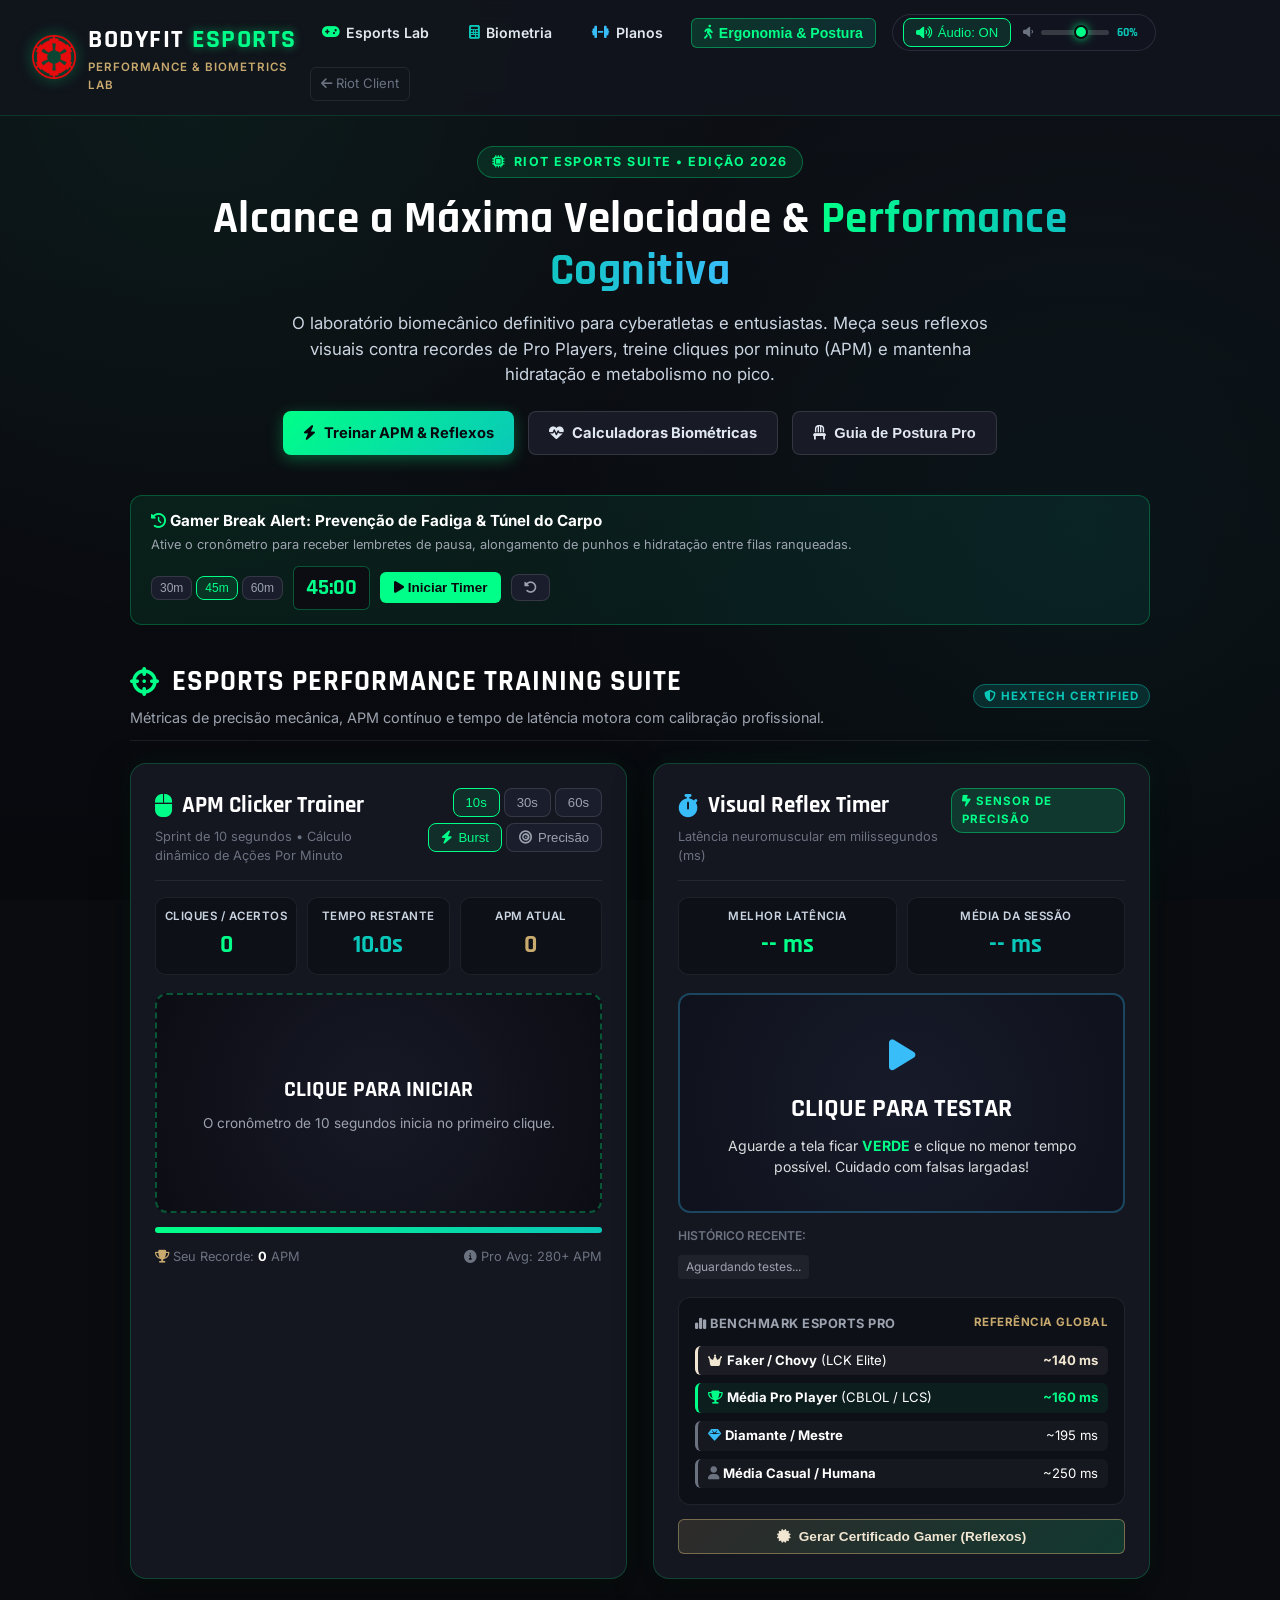
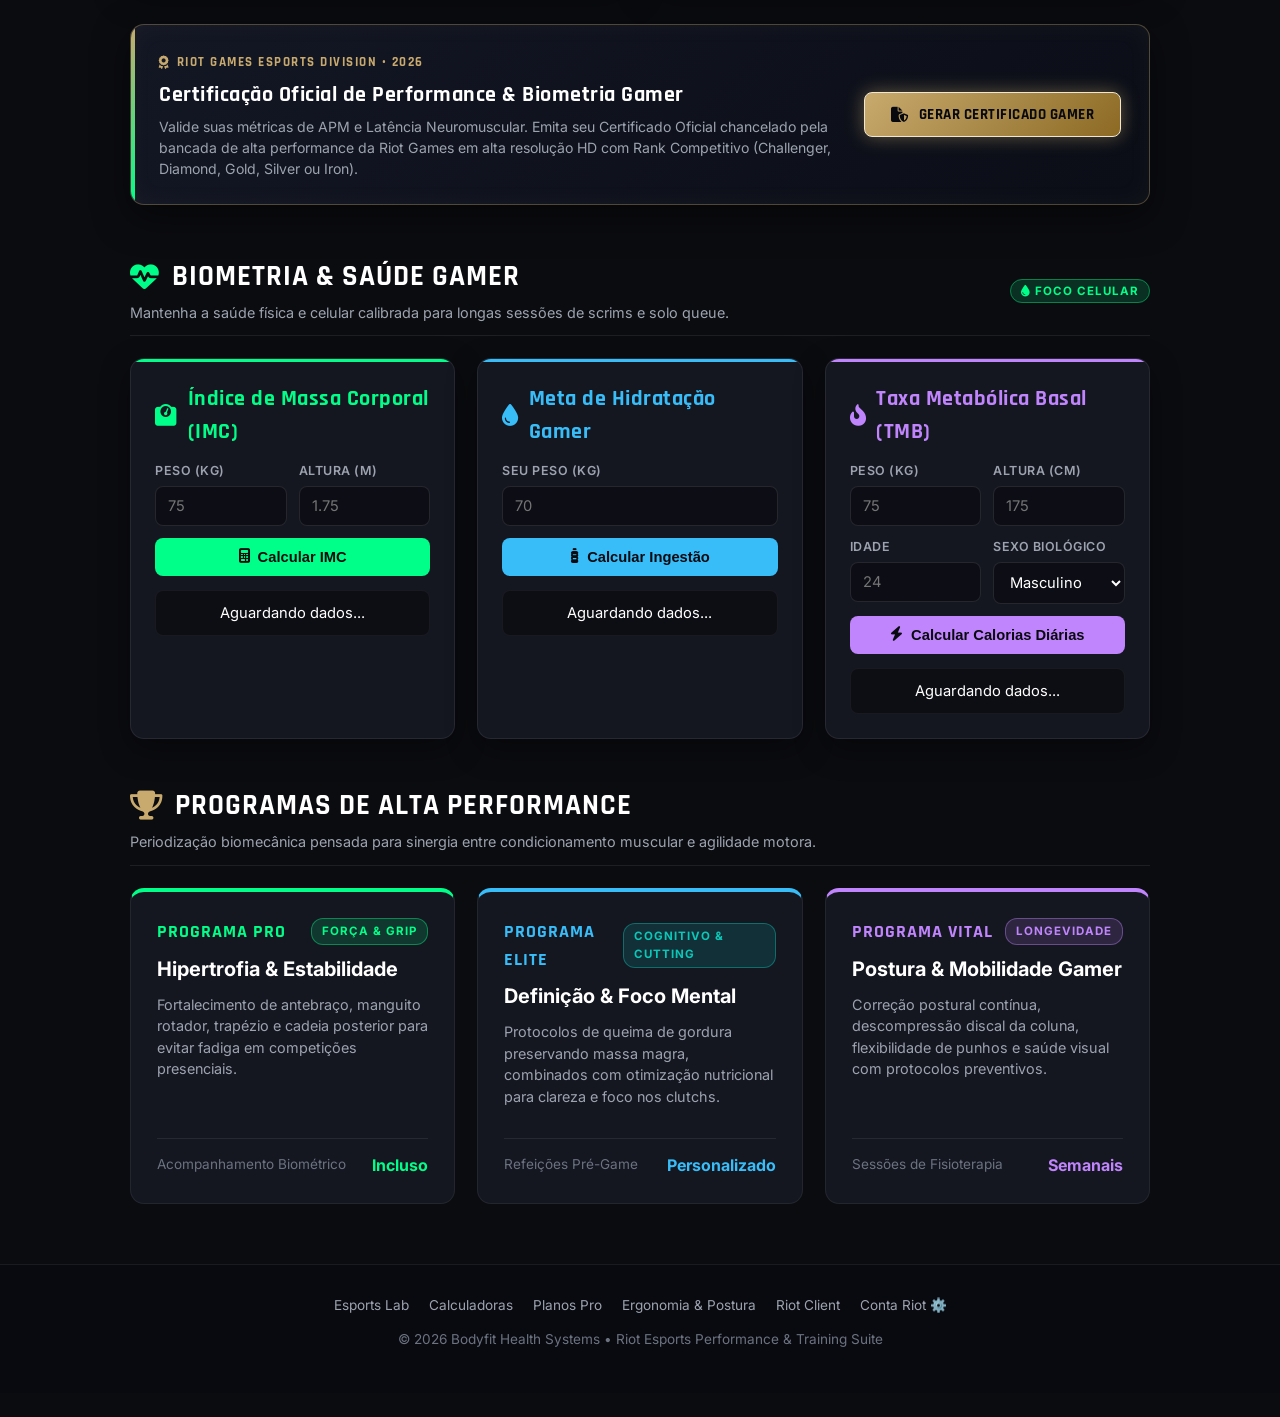
<file: index/bodyfit.html>
<!DOCTYPE html>
<html lang="pt-BR">
<head>
    <meta charset="UTF-8">
    <meta http-equiv="X-UA-Compatible" content="IE=edge">
    <meta name="viewport" content="width=device-width, initial-scale=1.0">
    <title>Bodyfit — Riot Esports Performance & Training Lab</title>
    
    <link rel="icon" type="image/svg+xml" href="data:image/svg+xml,<svg xmlns='http://www.w3.org/2000/svg' viewBox='0 0 24 24'><path fill='%2300FF88' d='M20.57 14.86L22 13.43 20.57 12 17 15.57 8.43 7 12 3.43 10.57 2 9.14 3.43 7.71 2 5.57 4.14 4.14 2.71 2.71 4.14l1.43 1.43L2 7.71l1.43 1.43L2 10.57 5.57 14.14 14.14 5.57 17.71 9.14 16.29 10.57 17.71 12l2.86 2.86z'/></svg>">
    <link rel="stylesheet" href="../style/Termogenico.css">
    <link rel="stylesheet" href="../style/accessibility-aaa.css">
    <link rel="stylesheet" href="https://cdnjs.cloudflare.com/ajax/libs/font-awesome/6.4.0/css/all.min.css">
</head>
<body>

    <!-- Header & Navegação Superior -->
    <header class="header">
        <a href="#" class="logo-container">
            <img class="logo" src="../assets/Logo.png" alt="Bodyfit Logo"> 
            <div class="header-brand">
                <h1>Bodyfit <span>Esports</span></h1>
                <span class="header-tagline">Performance &amp; Biometrics Lab</span>
            </div>
        </a>
        
        <nav class="nav-links">
            <a href="#esports-suite" class="nav-link"><i class="fa-solid fa-gamepad" style="color: var(--neon-green);"></i> Esports Lab</a>
            <a href="#calc" class="nav-link"><i class="fa-solid fa-calculator" style="color: var(--hextech-cyan);"></i> Biometria</a>
            <a href="#planos" class="nav-link"><i class="fa-solid fa-dumbbell" style="color: var(--hextech-blue);"></i> Planos</a>
            <button type="button" class="nav-link nav-btn-highlight" onclick="openErgoModal()">
                <i class="fa-solid fa-person-walking"></i> Ergonomia &amp; Postura
            </button>
            <div class="sound-control-wrapper">
                <button type="button" id="sound-toggle" class="sound-toggle-btn active" onclick="toggleSound()" title="Ativar/Desativar Efeitos Sonoros">
                    <i id="sound-icon" class="fa-solid fa-volume-high"></i> <span id="sound-text">Áudio: ON</span>
                </button>
                <div class="sound-slider-container" title="Volume dos Efeitos Sonoros">
                    <i class="fa-solid fa-volume-low volume-icon-hint"></i>
                    <input type="range" id="sound-volume-slider" class="sound-volume-slider" min="0" max="1" step="0.05" value="0.6" oninput="changeSoundVolume(this.value)">
                    <span id="sound-volume-label" class="volume-label">60%</span>
                </div>
            </div>
            <a href="index.html" class="nav-link-back">
                <i class="fa-solid fa-arrow-left"></i> Riot Client
            </a>
        </nav>
    </header>

    <main style="max-width: 1060px; margin: 30px auto; padding: 0 20px;">
        
        <!-- Hero Section -->
        <section class="hero-section">
            <div class="hero-badge">
                <i class="fa-solid fa-microchip"></i> Riot Esports Suite • Edição 2026
            </div>
            <h2 class="hero-title">
                Alcance a Máxima Velocidade &amp; <span>Performance Cognitiva</span>
            </h2>
            <p class="hero-subtitle">
                O laboratório biomecânico definitivo para cyberatletas e entusiastas. Meça seus reflexos visuais contra recordes de Pro Players, treine cliques por minuto (APM) e mantenha hidratação e metabolismo no pico.
            </p>
            <div class="hero-actions">
                <a href="#esports-suite" class="btn-hero btn-hero-primary">
                    <i class="fa-solid fa-bolt"></i> Treinar APM &amp; Reflexos
                </a>
                <a href="#calc" class="btn-hero btn-hero-secondary">
                    <i class="fa-solid fa-heart-pulse"></i> Calculadoras Biométricas
                </a>
                <button type="button" onclick="openErgoModal()" class="btn-hero btn-hero-secondary">
                    <i class="fa-solid fa-chair"></i> Guia de Postura Pro
                </button>
            </div>
        </section>

        <!-- Gamer Active Break Timer Bar -->
        <section style="margin-bottom: 35px;">
            <div class="break-timer-box">
                <div class="break-timer-info">
                    <h4><i class="fa-solid fa-clock-rotate-left" style="color: var(--neon-green);"></i> Gamer Break Alert: Prevenção de Fadiga &amp; Túnel do Carpo</h4>
                    <p>Ative o cronômetro para receber lembretes de pausa, alongamento de punhos e hidratação entre filas ranqueadas.</p>
                </div>
                <div class="break-timer-controls">
                    <div style="display: flex; gap: 4px;">
                        <button class="sound-toggle-btn" style="padding: 4px 8px; font-size: 0.75rem;" onclick="setBreakDuration(30)">30m</button>
                        <button class="sound-toggle-btn active" style="padding: 4px 8px; font-size: 0.75rem;" onclick="setBreakDuration(45)">45m</button>
                        <button class="sound-toggle-btn" style="padding: 4px 8px; font-size: 0.75rem;" onclick="setBreakDuration(60)">60m</button>
                    </div>
                    <span id="break-timer-display" class="timer-countdown">45:00</span>
                    <button id="btn-break-toggle" class="btn-timer-action" onclick="toggleBreakTimer()">
                        <i class="fa-solid fa-play"></i> Iniciar Timer
                    </button>
                    <button class="sound-toggle-btn" onclick="resetBreakTimer()" title="Reiniciar">
                        <i class="fa-solid fa-rotate-left"></i>
                    </button>
                </div>
            </div>
        </section>

        <!-- ========================================================== -->
        <!-- SEÇÃO 1: ESPORTS PERFORMANCE TRAINING SUITE (APM & REFLEX) -->
        <!-- ========================================================== -->
        <section id="esports-suite" style="margin-bottom: 50px;">
            <div class="section-header">
                <div>
                    <h3 class="section-title">
                        <i class="fa-solid fa-crosshairs" style="color: var(--neon-green);"></i> Esports Performance Training Suite
                    </h3>
                    <p class="section-desc">Métricas de precisão mecânica, APM contínuo e tempo de latência motora com calibração profissional.</p>
                </div>
                <div>
                    <span class="esports-badge badge-hextech"><i class="fa-solid fa-shield-halved"></i> Hextech Certified</span>
                </div>
            </div>

            <div class="esports-grid">
                
                <!-- CARD 1: APM CLICKER & PRECISION TRAINER -->
                <div class="esports-card">
                    <div class="esports-card-header">
                        <div>
                            <h4 class="esports-card-title">
                                <i class="fa-solid fa-computer-mouse" style="color: var(--neon-green);"></i> APM Clicker Trainer
                            </h4>
                            <p style="margin: 4px 0 0 0; font-size: 0.8rem; color: var(--text-muted);">
                                Sprint de 10 segundos • Cálculo dinâmico de Ações Por Minuto
                            </p>
                        </div>
                        <div style="display: flex; gap: 6px; flex-wrap: wrap; justify-content: flex-end;">
                            <div style="display: flex; gap: 4px;">
                                <button type="button" class="sound-toggle-btn apm-duration-btn active" data-duration="10" onclick="setApmDuration(10)" title="Duração 10 segundos">10s</button>
                                <button type="button" class="sound-toggle-btn apm-duration-btn" data-duration="30" onclick="setApmDuration(30)" title="Duração 30 segundos">30s</button>
                                <button type="button" class="sound-toggle-btn apm-duration-btn" data-duration="60" onclick="setApmDuration(60)" title="Duração 60 segundos">60s</button>
                            </div>
                            <div style="display: flex; gap: 4px;">
                                <button id="btn-mode-speed" class="sound-toggle-btn apm-mode-btn active" onclick="setApmMode('speed')" title="Cliques Brutos Rápidos">
                                    <i class="fa-solid fa-bolt"></i> Burst
                                </button>
                                <button id="btn-mode-precision" class="sound-toggle-btn apm-mode-btn" onclick="setApmMode('precision')" title="Alvos Hextech Aleatórios">
                                    <i class="fa-solid fa-bullseye"></i> Precisão
                                </button>
                            </div>
                        </div>
                    </div>

                    <!-- Indicadores de status da sessão de APM -->
                    <div class="stats-row">
                        <div class="stat-pill">
                            <div class="stat-pill-label">Cliques / Acertos</div>
                            <div id="apm-clicks-val" class="stat-pill-val" style="color: var(--neon-green);">0</div>
                        </div>
                        <div class="stat-pill">
                            <div class="stat-pill-label">Tempo Restante</div>
                            <div id="apm-time-val" class="stat-pill-val" style="color: var(--hextech-cyan);">10.0s</div>
                        </div>
                        <div class="stat-pill">
                            <div class="stat-pill-label">APM Atual</div>
                            <div id="apm-current-val" class="stat-pill-val" style="color: var(--hextech-gold);">0</div>
                        </div>
                    </div>

                    <!-- Arena Interativa de Cliques -->
                    <div id="apm-arena" class="apm-arena" onclick="handleApmArenaClick(event)">
                        <div id="apm-prompt-title" class="apm-prompt-text">CLIQUE PARA INICIAR</div>
                        <div id="apm-prompt-sub" class="apm-prompt-sub">O cronômetro de 10 segundos inicia no primeiro clique.</div>
                    </div>

                    <!-- Barra de progresso de tempo -->
                    <div class="timer-bar-container">
                        <div id="apm-timer-fill" class="timer-bar-fill"></div>
                    </div>

                    <!-- Resultado de Rank APM após os 10s -->
                    <div id="apm-rank-result" class="rank-result-container"></div>

                    <!-- Rodapé do Card APM com recorde -->
                    <div style="margin-top: 14px; display: flex; justify-content: space-between; align-items: center; font-size: 0.8rem; color: var(--text-muted);">
                        <span><i class="fa-solid fa-trophy" style="color: var(--hextech-gold);"></i> Seu Recorde: <strong id="apm-best-val" style="color: #FFF;">0</strong> APM</span>
                        <span><i class="fa-solid fa-circle-info"></i> Pro Avg: 280+ APM</span>
                    </div>
                </div>


                <!-- CARD 2: VISUAL REFLEX / REACTION LATENCY TIMER -->
                <div class="esports-card">
                    <div class="esports-card-header">
                        <div>
                            <h4 class="esports-card-title">
                                <i class="fa-solid fa-stopwatch" style="color: var(--hextech-blue);"></i> Visual Reflex Timer
                            </h4>
                            <p style="margin: 4px 0 0 0; font-size: 0.8rem; color: var(--text-muted);">
                                Latência neuromuscular em milissegundos (ms)
                            </p>
                        </div>
                        <span class="esports-badge badge-neon"><i class="fa-solid fa-bolt-lightning"></i> Sensor de Precisão</span>
                    </div>

                    <!-- Estatísticas da sessão de Reflexo -->
                    <div class="stats-row" style="grid-template-columns: repeat(2, 1fr);">
                        <div class="stat-pill">
                            <div class="stat-pill-label">Melhor Latência</div>
                            <div id="reflex-best-val" class="stat-pill-val" style="color: var(--neon-green);">-- ms</div>
                        </div>
                        <div class="stat-pill">
                            <div class="stat-pill-label">Média da Sessão</div>
                            <div id="reflex-avg-val" class="stat-pill-val" style="color: var(--hextech-cyan);">-- ms</div>
                        </div>
                    </div>

                    <!-- Box interativo do teste de reação -->
                    <div id="reflex-box" class="reflex-box reflex-idle" onclick="handleReflexBoxClick()">
                        <div style="font-size: 2.2rem; margin-bottom: 8px; color: var(--hextech-blue);">
                            <i id="reflex-icon" class="fa-solid fa-play"></i>
                        </div>
                        <div id="reflex-title" class="reflex-title">CLIQUE PARA TESTAR</div>
                        <div id="reflex-desc" class="reflex-desc">
                            Aguarde a tela ficar <strong style="color: var(--neon-green);">VERDE</strong> e clique no menor tempo possível. Cuidado com falsas largadas!
                        </div>
                    </div>

                    <!-- Histórico recente de tentativas -->
                    <div style="margin-top: 14px;">
                        <div style="font-size: 0.76rem; color: var(--text-muted); text-transform: uppercase; font-weight: 600;">Histórico Recente:</div>
                        <div id="reflex-history-pills" class="history-pills">
                            <span class="history-pill">Aguardando testes...</span>
                        </div>
                    </div>

                    <!-- Tabela de Comparação com Pro Players -->
                    <div class="pro-benchmark">
                        <div class="benchmark-title">
                            <span><i class="fa-solid fa-chart-simple"></i> Benchmark Esports Pro</span>
                            <span style="color: var(--hextech-gold); font-size: 0.72rem;">Referência Global</span>
                        </div>
                        <div class="pro-ladder">
                            <div class="pro-ladder-item faker">
                                <span><i class="fa-solid fa-crown" style="color: #F0E6D2;"></i> <strong>Faker / Chovy</strong> (LCK Elite)</span>
                                <span style="font-weight: 700; color: #F0E6D2;">~140 ms</span>
                            </div>
                            <div class="pro-ladder-item pro">
                                <span><i class="fa-solid fa-trophy" style="color: var(--neon-green);"></i> <strong>Média Pro Player</strong> (CBLOL / LCS)</span>
                                <span style="font-weight: 700; color: var(--neon-green);">~160 ms</span>
                            </div>
                            <div class="pro-ladder-item casual">
                                <span><i class="fa-solid fa-gem" style="color: #38BDF8;"></i> <strong>Diamante / Mestre</strong></span>
                                <span>~195 ms</span>
                            </div>
                            <div class="pro-ladder-item casual">
                                <span><i class="fa-solid fa-user" style="color: var(--text-muted);"></i> <strong>Média Casual / Humana</strong></span>
                                <span>~250 ms</span>
                            </div>
                        </div>
                    </div>

                    <button type="button" class="btn-cert-quick" style="width: 100%; justify-content: center; margin-top: 14px;" onclick="openCertificateModal('reflex')">
                        <i class="fa-solid fa-certificate"></i> Gerar Certificado Gamer (Reflexos)
                    </button>

                </div>

            </div>

            <!-- Banner de Certificação Oficial Riot Esports -->
            <div class="cert-banner-card">
                <div class="cert-banner-left">
                    <div class="cert-banner-badge"><i class="fa-solid fa-award"></i> Riot Games Esports Division • 2026</div>
                    <h3>Certificação Oficial de Performance &amp; Biometria Gamer</h3>
                    <p>Valide suas métricas de APM e Latência Neuromuscular. Emita seu Certificado Oficial chancelado pela bancada de alta performance da Riot Games em alta resolução HD com Rank Competitivo (Challenger, Diamond, Gold, Silver ou Iron).</p>
                </div>
                <div class="cert-banner-right">
                    <button type="button" class="btn-cert-cta" onclick="openCertificateModal()">
                        <i class="fa-solid fa-file-shield"></i> Gerar Certificado Gamer
                    </button>
                </div>
            </div>
        </section>


        <!-- ========================================================== -->
        <!-- SEÇÃO 2: CALCULADORAS BIOMÉTRICAS (IMC, ÁGUA, TMB)         -->
        <!-- ========================================================== -->
        <section id="calc">
            <div class="section-header">
                <div>
                    <h3 class="section-title">
                        <i class="fa-solid fa-heart-pulse" style="color: var(--neon-green);"></i> Biometria &amp; Saúde Gamer
                    </h3>
                    <p class="section-desc">Mantenha a saúde física e celular calibrada para longas sessões de scrims e solo queue.</p>
                </div>
                <div>
                    <span class="esports-badge badge-neon"><i class="fa-solid fa-droplet"></i> Foco Celular</span>
                </div>
            </div>

            <div class="calc-grid">
                <!-- 1. Calculadora de IMC -->
                <div class="calc-card card-green">
                    <h3 style="color: var(--neon-green);"><i class="fa-solid fa-weight-scale"></i> Índice de Massa Corporal (IMC)</h3>
                    <div class="form-row">
                        <div class="input-group">
                            <label for="peso">Peso (kg)</label>
                            <input type="number" id="peso" placeholder="75">
                        </div>
                        <div class="input-group">
                            <label for="altura">Altura (m)</label>
                            <input type="number" step="0.01" id="altura" placeholder="1.75">
                        </div>
                    </div>
                    <button type="button" class="btn-calc" onclick="calcularIMC()" style="background: var(--neon-green); color: #080A10;">
                        <i class="fa-solid fa-calculator"></i> Calcular IMC
                    </button>
                    <div id="resultado-imc" class="result-box">Aguardando dados...</div>
                </div>

                <!-- 2. Calculadora de Ingestão de Água -->
                <div class="calc-card card-blue">
                    <h3 style="color: var(--hextech-blue);"><i class="fa-solid fa-droplet"></i> Meta de Hidratação Gamer</h3>
                    <div class="form-row">
                        <div class="input-group">
                            <label for="peso-agua">Seu Peso (kg)</label>
                            <input type="number" id="peso-agua" placeholder="70">
                        </div>
                    </div>
                    <button type="button" class="btn-calc" onclick="calcularAgua()" style="background: var(--hextech-blue); color: #080A10;">
                        <i class="fa-solid fa-bottle-water"></i> Calcular Ingestão
                    </button>
                    <div id="resultado-agua" class="result-box">Aguardando dados...</div>
                </div>

                <!-- 3. Taxa Metabólica Basal (TMB) -->
                <div class="calc-card card-purple">
                    <h3 style="color: var(--purple-tmb);"><i class="fa-solid fa-fire-flame-curved"></i> Taxa Metabólica Basal (TMB)</h3>
                    <div class="form-row">
                        <div class="input-group">
                            <label for="tmb-peso">Peso (kg)</label>
                            <input type="number" id="tmb-peso" placeholder="75">
                        </div>
                        <div class="input-group">
                            <label for="tmb-altura">Altura (cm)</label>
                            <input type="number" id="tmb-altura" placeholder="175">
                        </div>
                    </div>
                    <div class="form-row">
                        <div class="input-group">
                            <label for="tmb-idade">Idade</label>
                            <input type="number" id="tmb-idade" placeholder="24">
                        </div>
                        <div class="input-group">
                            <label for="tmb-sexo">Sexo Biológico</label>
                            <select id="tmb-sexo">
                                <option value="m">Masculino</option>
                                <option value="f">Feminino</option>
                            </select>
                        </div>
                    </div>
                    <button type="button" class="btn-calc" onclick="calcularTMB()" style="background: var(--purple-tmb); color: #080A10;">
                        <i class="fa-solid fa-bolt"></i> Calcular Calorias Diárias
                    </button>
                    <div id="resultado-tmb" class="result-box">Aguardando dados...</div>
                </div>
            </div>
        </section>


        <!-- ========================================================== -->
        <!-- SEÇÃO 3: PLANOS DE TREINAMENTO ESPORTS & FITNESS           -->
        <!-- ========================================================== -->
        <section id="planos">
            <div class="section-header">
                <div>
                    <h3 class="section-title">
                        <i class="fa-solid fa-trophy" style="color: var(--hextech-gold);"></i> Programas de Alta Performance
                    </h3>
                    <p class="section-desc">Periodização biomecânica pensada para sinergia entre condicionamento muscular e agilidade motora.</p>
                </div>
            </div>

            <div class="plans-grid">
                <div class="plan-card plan-pro">
                    <div>
                        <div style="display: flex; justify-content: space-between; align-items: center; margin-bottom: 8px;">
                            <span class="plan-badge" style="color: var(--neon-green);">PROGRAMA PRO</span>
                            <span class="esports-badge badge-neon">Força &amp; Grip</span>
                        </div>
                        <h3>Hipertrofia &amp; Estabilidade</h3>
                        <p>Fortalecimento de antebraço, manguito rotador, trapézio e cadeia posterior para evitar fadiga em competições presenciais.</p>
                    </div>
                    <div style="border-top: 1px solid rgba(255,255,255,0.08); padding-top: 14px; margin-top: 10px; display: flex; justify-content: space-between; align-items: center;">
                        <span style="font-size: 0.85rem; color: var(--text-muted);">Acompanhamento Biométrico</span>
                        <span style="font-weight: 700; color: var(--neon-green);">Incluso</span>
                    </div>
                </div>

                <div class="plan-card plan-elite">
                    <div>
                        <div style="display: flex; justify-content: space-between; align-items: center; margin-bottom: 8px;">
                            <span class="plan-badge" style="color: var(--hextech-blue);">PROGRAMA ELITE</span>
                            <span class="esports-badge badge-hextech">Cognitivo &amp; Cutting</span>
                        </div>
                        <h3>Definição &amp; Foco Mental</h3>
                        <p>Protocolos de queima de gordura preservando massa magra, combinados com otimização nutricional para clareza e foco nos clutchs.</p>
                    </div>
                    <div style="border-top: 1px solid rgba(255,255,255,0.08); padding-top: 14px; margin-top: 10px; display: flex; justify-content: space-between; align-items: center;">
                        <span style="font-size: 0.85rem; color: var(--text-muted);">Refeições Pré-Game</span>
                        <span style="font-weight: 700; color: var(--hextech-blue);">Personalizado</span>
                    </div>
                </div>

                <div class="plan-card plan-vital">
                    <div>
                        <div style="display: flex; justify-content: space-between; align-items: center; margin-bottom: 8px;">
                            <span class="plan-badge" style="color: var(--purple-tmb);">PROGRAMA VITAL</span>
                            <span class="esports-badge" style="background: rgba(192, 132, 252, 0.15); border: 1px solid rgba(192, 132, 252, 0.4); color: var(--purple-tmb);">Longevidade</span>
                        </div>
                        <h3>Postura &amp; Mobilidade Gamer</h3>
                        <p>Correção postural contínua, descompressão discal da coluna, flexibilidade de punhos e saúde visual com protocolos preventivos.</p>
                    </div>
                    <div style="border-top: 1px solid rgba(255,255,255,0.08); padding-top: 14px; margin-top: 10px; display: flex; justify-content: space-between; align-items: center;">
                        <span style="font-size: 0.85rem; color: var(--text-muted);">Sessões de Fisioterapia</span>
                        <span style="font-weight: 700; color: var(--purple-tmb);">Semanais</span>
                    </div>
                </div>
            </div>
        </section>

    </main>


    <!-- ========================================================== -->
    <!-- MODAL: GUIA DE ERGONOMIA & POSTURA PRO GAMER               -->
    <!-- ========================================================== -->
    <div id="ergo-modal" class="modal-overlay">
        <div class="modal-content animate-fade-in">
            <div class="modal-header">
                <h2>
                    <i class="fa-solid fa-chair" style="color: var(--neon-green);"></i> Guia de Ergonomia &amp; Postura Pro Gamer
                </h2>
                <button type="button" class="modal-close-btn" onclick="closeErgoModal()" title="Fechar">
                    <i class="fa-solid fa-xmark"></i>
                </button>
            </div>

            <p style="color: var(--text-secondary); font-size: 0.95rem; margin-top: 0; margin-bottom: 22px;">
                A carreira de um atleta de esports depende diretamente da saúde biomecânica dos pulsos, pescoço e lombar. Siga os 4 pilares recomendados pela medicina esportiva competitiva:
            </p>

            <!-- 4 Pilares da Postura Correta -->
            <div class="ergo-grid">
                <div class="ergo-card">
                    <div class="ergo-card-icon"><i class="fa-solid fa-eye"></i></div>
                    <h4>1. Altura dos Olhos &amp; Tela</h4>
                    <p>O topo do monitor deve ficar nivelado aos olhos, a 50-70 cm de distância. Aplique a <strong>Regra 20-20-20</strong>: a cada 20 min, olhe para algo a 6 metros por 20 seg para relaxar os olhos.</p>
                </div>

                <div class="ergo-card">
                    <div class="ergo-card-icon"><i class="fa-solid fa-hand"></i></div>
                    <h4>2. Punhos &amp; Túnel do Carpo</h4>
                    <p>Mantenha o punho em linha reta (posição neutra), sem torcer para cima ou para os lados. Evite apoiar o punho com pressão sobre a quina da mesa.</p>
                </div>

                <div class="ergo-card">
                    <div class="ergo-card-icon"><i class="fa-solid fa-arrows-down-to-people"></i></div>
                    <h4>3. Ombros &amp; Cotovelos</h4>
                    <p>Apoie os cotovelos nos braços da cadeira nivelados à mesa formando um ângulo de 90° a 100°. Ombros relaxados, sem tensão no trapézio.</p>
                </div>

                <div class="ergo-card">
                    <div class="ergo-card-icon"><i class="fa-solid fa-person-shelter"></i></div>
                    <h4>4. Lombar &amp; Pés Firmes</h4>
                    <p>Encosto firme sustentando a curvatura natural da lombar. Joelhos a 90° com as duas solas dos pés completamente apoiadas no chão.</p>
                </div>
            </div>

            <!-- Rotina de Alongamento em 4 Passos -->
            <div class="stretch-routine">
                <h3><i class="fa-solid fa-stopwatch-20"></i> Protocolo de Alongamento Rápido (3 Minutos entre Partidas)</h3>
                <div class="stretch-list">
                    <div class="stretch-item">
                        <strong>Passo 1: Extensores de Punho</strong>
                        <span>Estenda o braço com a palma para baixo e puxe os dedos suavemente para trás por 15 segundos em cada braço.</span>
                    </div>
                    <div class="stretch-item">
                        <strong>Passo 2: Flexores &amp; Polegar</strong>
                        <span>Palma para frente apontando dedos para o teto, puxe a ponta dos dedos em direção ao peito por 15 seg.</span>
                    </div>
                    <div class="stretch-item">
                        <strong>Passo 3: Trapézio &amp; Pescoço</strong>
                        <span>Incline a orelha em direção ao ombro com leve pressão da mão por 15 seg de cada lado. Solte os ombros.</span>
                    </div>
                    <div class="stretch-item">
                        <strong>Passo 4: Descompressão Lombar</strong>
                        <span>Fique de pé, coloque as mãos na lombar e incline suavemente o tronco para trás respirando profundamente.</span>
                    </div>
                </div>
            </div>

            <div style="text-align: right;">
                <button type="button" class="btn-calc" onclick="closeErgoModal()" style="display: inline-flex; width: auto; padding: 10px 24px; background: var(--neon-green); color: #07090E;">
                    <i class="fa-solid fa-check"></i> Entendido, Voltar aos Treinos
                </button>
            </div>
        </div>
    </div>


    <!-- ========================================================== -->
    <!-- MODAL: CERTIFICADO RIOT ESPORTS COM HTML5 CANVAS          -->
    <!-- ========================================================== -->
    <div id="cert-modal" class="modal-overlay">
        <div class="modal-content cert-modal-content animate-fade-in">
            <div class="modal-header">
                <h2>
                    <i class="fa-solid fa-certificate" style="color: var(--hextech-gold);"></i> Certificado Riot Esports • Biometria &amp; Performance
                </h2>
                <button type="button" class="modal-close-btn" onclick="closeCertModal()" title="Fechar">
                    <i class="fa-solid fa-xmark"></i>
                </button>
            </div>

            <p style="color: var(--text-secondary); font-size: 0.9rem; margin-top: 0; margin-bottom: 14px;">
                Personalize seu nickname e confira os dados biomecânicos validados antes de gerar o arquivo oficial de alta resolução (.png).
            </p>

            <!-- Formulário de Customização do Certificado -->
            <div class="cert-form-grid">
                <div class="cert-input-group">
                    <label for="cert-player-name"><i class="fa-solid fa-user-tag"></i> Nickname do Atleta</label>
                    <input type="text" id="cert-player-name" placeholder="Ex: Faker#LCK ou SeuNick#BR1" maxlength="24" oninput="renderCertificate()">
                </div>
                <div class="cert-input-group">
                    <label for="cert-apm-val"><i class="fa-solid fa-computer-mouse"></i> Ações/Min (APM)</label>
                    <input type="number" id="cert-apm-val" min="10" max="999" placeholder="280" oninput="handleCertMetricChange()">
                </div>
                <div class="cert-input-group">
                    <label for="cert-reflex-val"><i class="fa-solid fa-stopwatch"></i> Latência (ms)</label>
                    <input type="number" id="cert-reflex-val" min="50" max="999" placeholder="165" oninput="handleCertMetricChange()">
                </div>
                <div class="cert-input-group">
                    <label for="cert-rank-select"><i class="fa-solid fa-shield-halved"></i> Rank Certificado</label>
                    <select id="cert-rank-select" onchange="renderCertificate()">
                        <option value="auto">⚡ Auto (Calculado)</option>
                        <option value="challenger">👑 Challenger (Desafiante)</option>
                        <option value="diamond">💎 Diamond (Diamante)</option>
                        <option value="gold">🥇 Gold (Ouro)</option>
                        <option value="silver">🥈 Silver (Prata)</option>
                        <option value="iron">🛡️ Iron (Ferro)</option>
                    </select>
                </div>
            </div>

            <!-- Container do Canvas de Renderização -->
            <div class="cert-canvas-container">
                <canvas id="cert-canvas" width="1200" height="675"></canvas>
            </div>

            <!-- Ações do Modal -->
            <div class="cert-modal-actions">
                <div style="font-size: 0.8rem; color: var(--text-muted); display: flex; align-items: center; gap: 6px;">
                    <i class="fa-solid fa-shield-halved" style="color: var(--neon-green);"></i> Resolução Ultra HD 1200×675 • Autenticado pela Riot Games Division
                </div>
                <div class="cert-action-btns">
                    <button type="button" class="btn-calc" onclick="downloadCertificate()" style="background: var(--neon-green); color: #080A10; font-weight: 700; width: auto; padding: 10px 22px;">
                        <i class="fa-solid fa-download"></i> Baixar Certificado (.png)
                    </button>
                    <button type="button" class="sound-toggle-btn" onclick="copyCertificateToClipboard()" title="Copiar para a Área de Transferência">
                        <i class="fa-solid fa-copy"></i> <span id="copy-btn-text">Copiar Imagem</span>
                    </button>
                    <button type="button" class="sound-toggle-btn" onclick="closeCertModal()">
                        <i class="fa-solid fa-xmark"></i> Fechar
                    </button>
                </div>
            </div>
        </div>
    </div>


    <!-- Rodapé -->
    <footer class="footer">
        <div class="footer-links">
            <a href="#esports-suite">Esports Lab</a>
            <a href="#calc">Calculadoras</a>
            <a href="#planos">Planos Pro</a>
            <a href="javascript:void(0)" onclick="openErgoModal()">Ergonomia &amp; Postura</a>
            <a href="index.html">Riot Client</a>
            <a href="account-settings.html">Conta Riot ⚙️</a>
        </div>
        <p>&copy; 2026 Bodyfit Health Systems • Riot Esports Performance &amp; Training Suite</p>
    </footer>

    <!-- Scripts do Sistema -->
    <script src="../js/riot-rating.js"></script>
    <script src="../js/Creatina.js"></script>
    <script src="../js/riot-cursor.js"></script>
    <script src="../js/pwa-engine.js"></script>
</body>
</html>
</file>
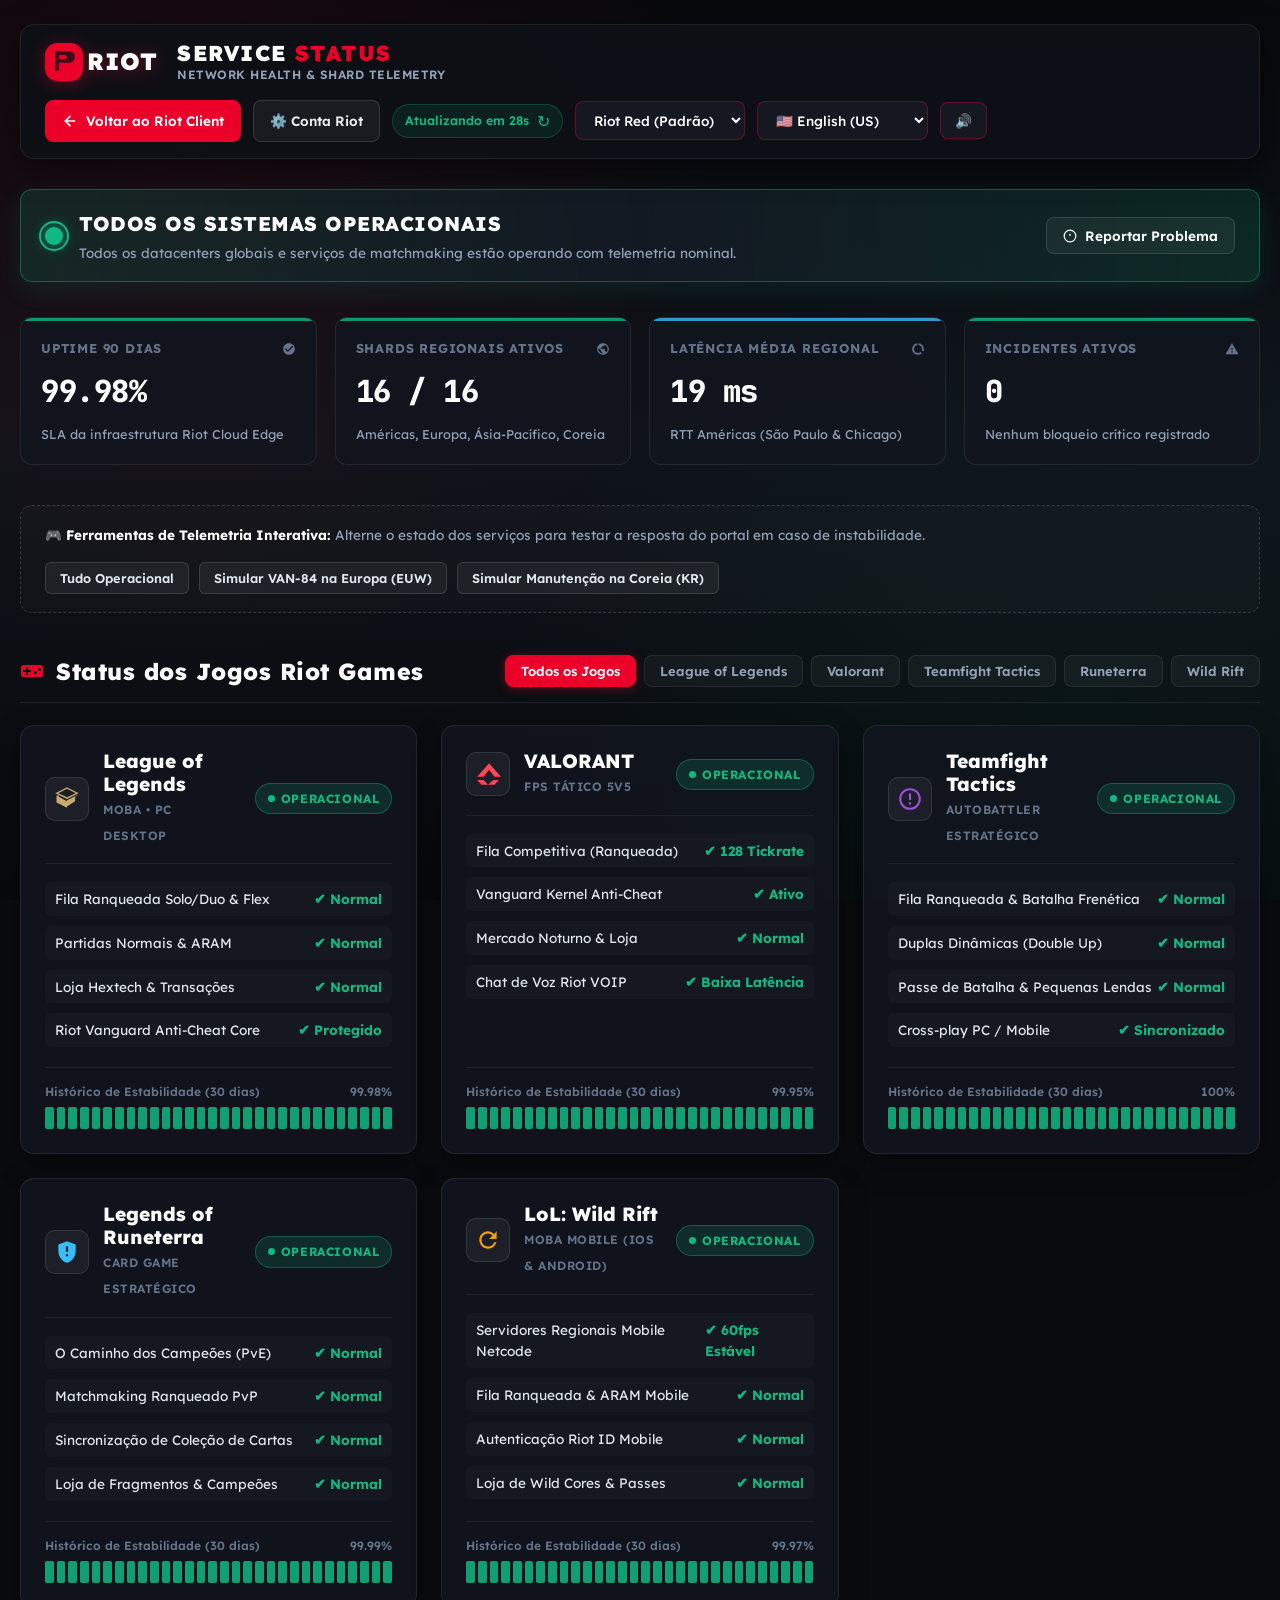
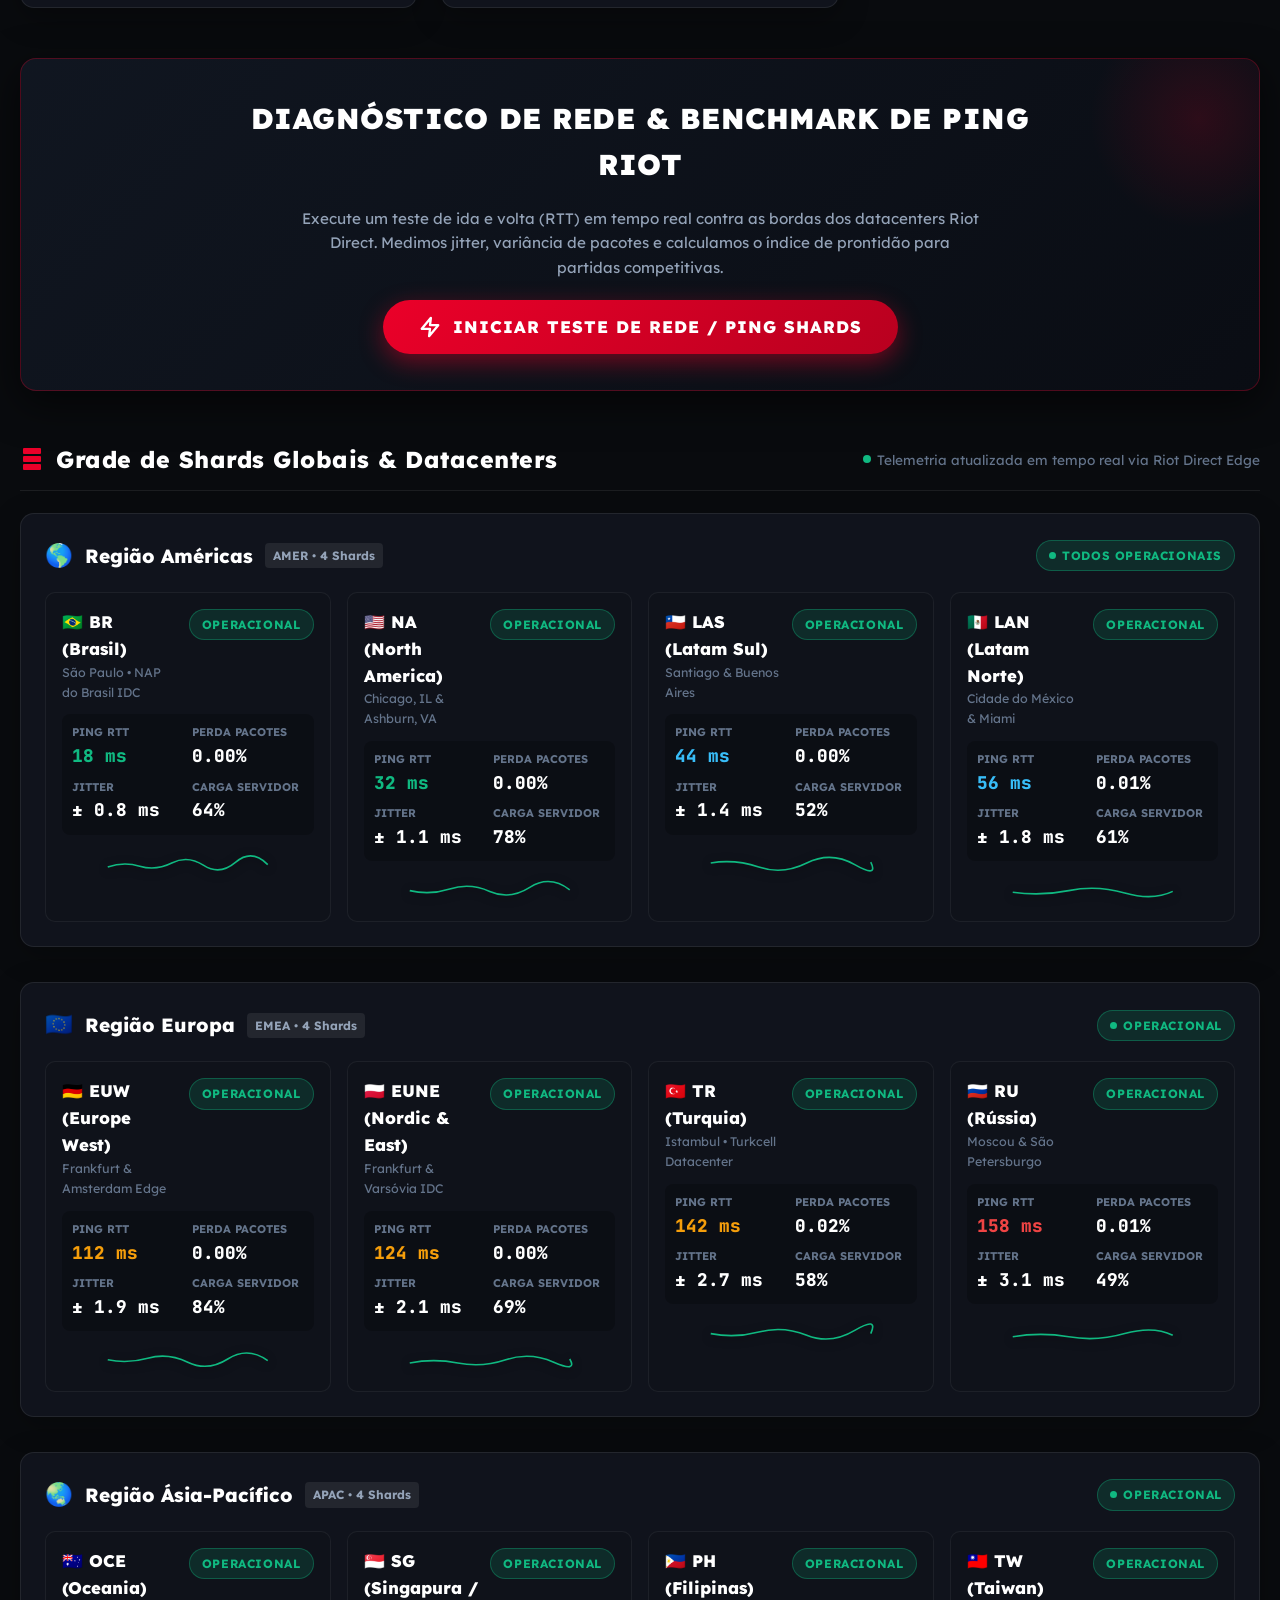
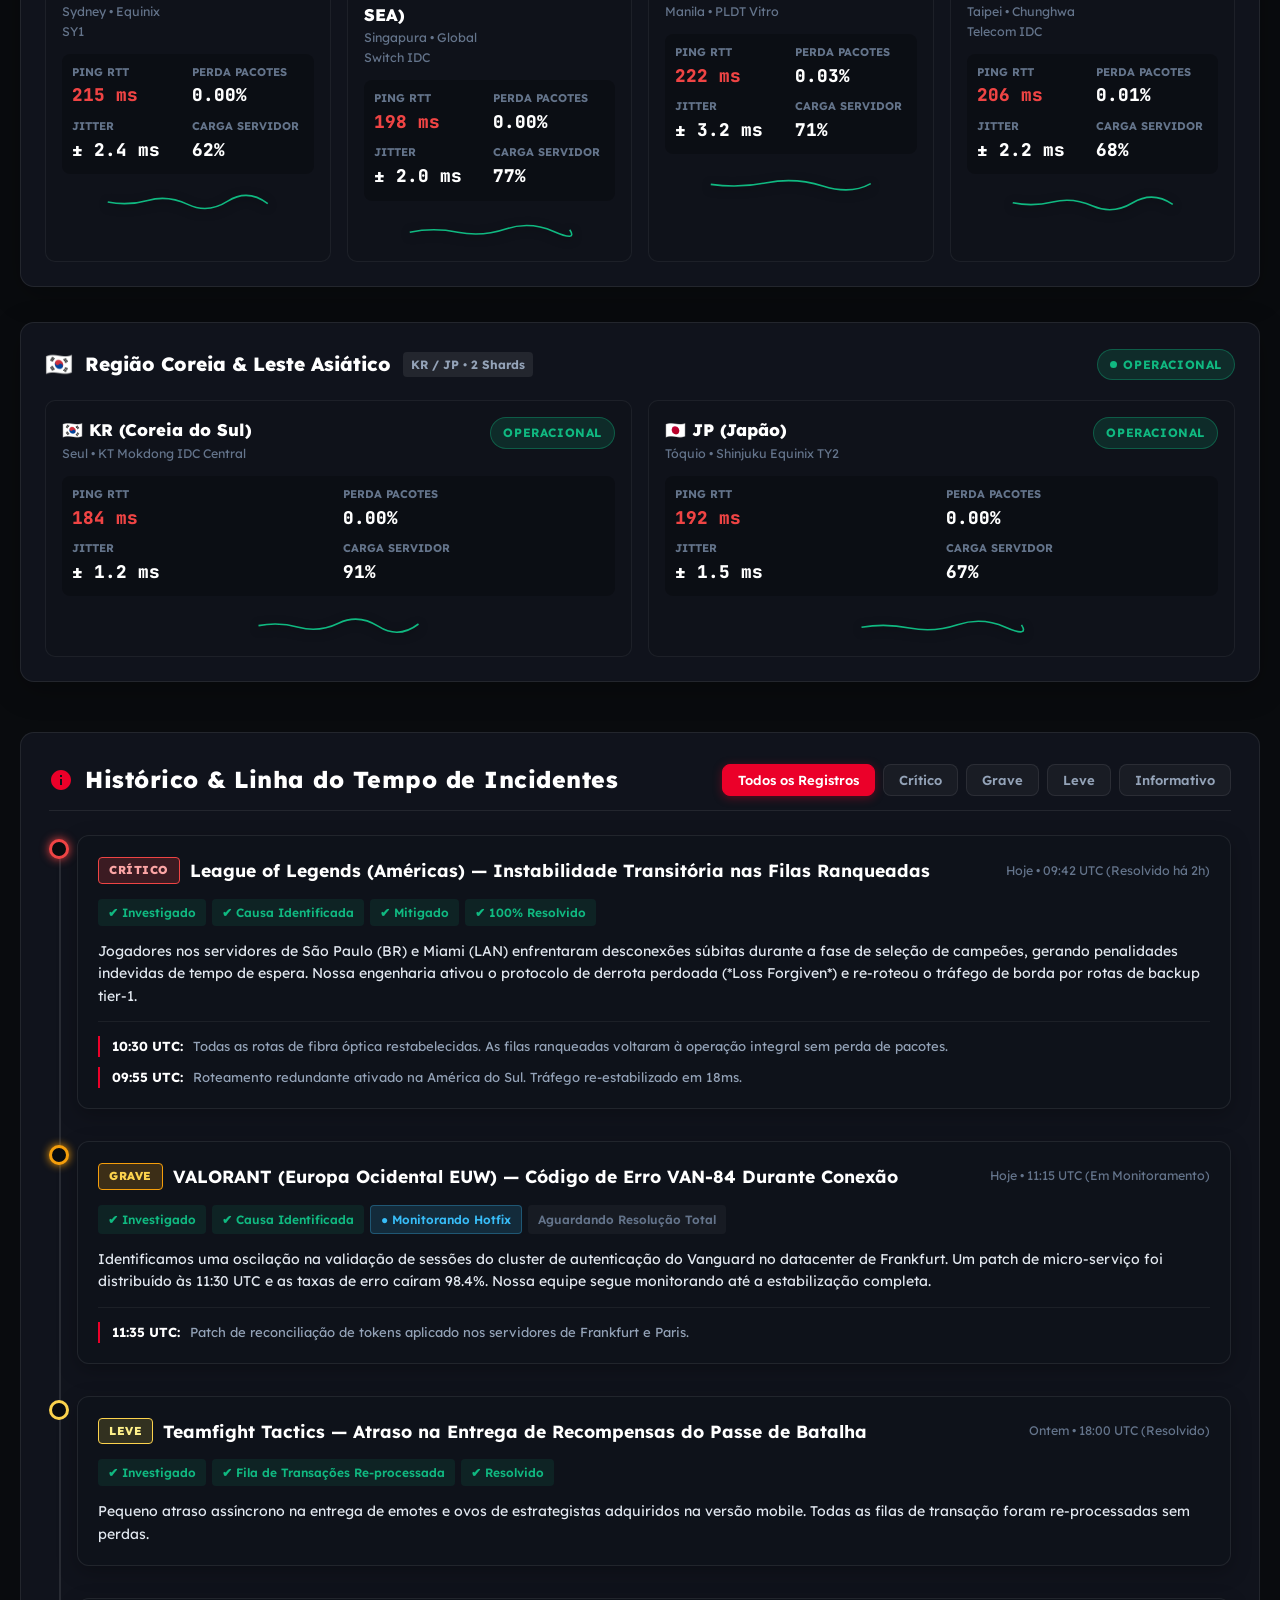
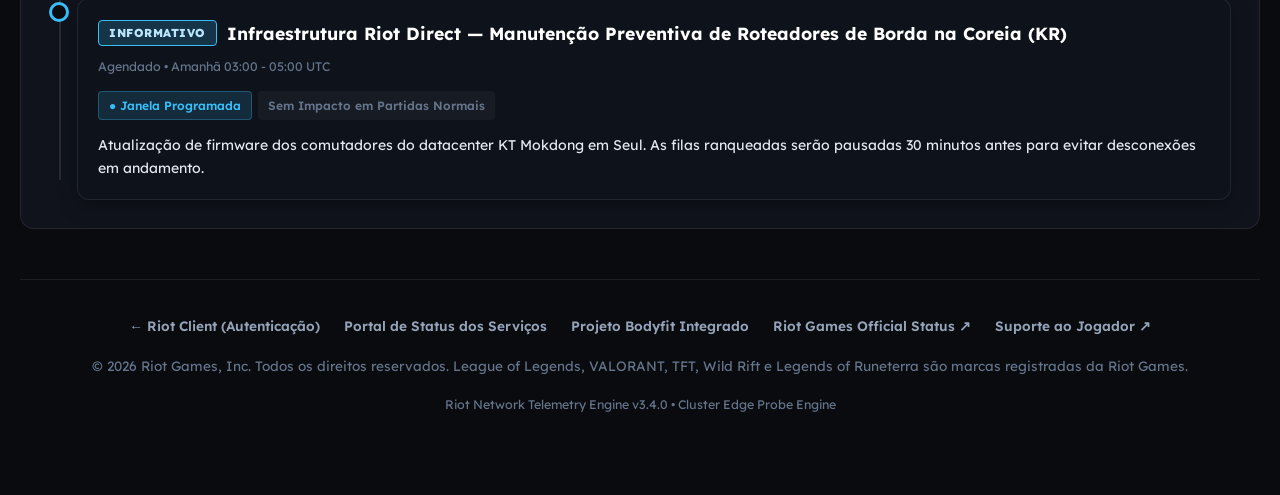
<file: index/trembolona.html>
<!DOCTYPE html>
<html lang="pt-BR" data-theme="riot">
<head>
  <meta charset="UTF-8">
  <meta name="viewport" content="width=device-width, initial-scale=1.0">
  <title>Riot Games — Portal de Status dos Serviços & Saúde da Rede</title>
  
  <link rel="icon" type="image/svg+xml" href="data:image/svg+xml,<svg xmlns='http://www.w3.org/2000/svg' viewBox='0 0 45 45'><path fill='%23EB0029' d='M14.5 0C6.5 0 0 6.5 0 14.5v16C0 38.5 6.5 45 14.5 45h16c8 0 14.5-6.5 14.5-14.5v-16C45 6.5 38.5 0 30.5 0h-16zm2.2 9.5h11.6c3.9 0 7 3.1 7 7s-3.1 7-7 7H16.7v9.5H12V9.5h4.7zm0 4.7v4.7h6.9c1.3 0 2.3-1 2.3-2.3s-1-2.3-2.3-2.3h-6.9z'/></svg>">
  <meta name="theme-color" content="#EB0029">
  <meta name="description" content="Portal oficial e responsivo de monitoramento de status em tempo real, shards de servidores globais, telemetria de rede e teste de ping dos jogos Riot Games.">
  
  <!-- Estilos Globais do Ecossistema Riot -->
  <link rel="stylesheet" href="../style/GH.css">
  <link rel="stylesheet" href="../style/animations.css">
  <link rel="stylesheet" href="../style/themes.css">
  
  <!-- Fontes Oficiais Google Fonts -->
  <link rel="preconnect" href="https://fonts.googleapis.com">
  <link rel="preconnect" href="https://fonts.gstatic.com" crossorigin>
  <link href="https://fonts.googleapis.com/css2?family=JetBrains+Mono:wght@400;600;700&family=Lexend+Deca:wght@300;400;500;600;700;800;900&family=Poppins:wght@400;600;700&family=Teko:wght@600;700&display=swap" rel="stylesheet">

  <style>
    /* ==========================================================================
       Riot Games Service Status & Network Health Portal — Estilos Avançados
       ========================================================================== */
    :root {
      --primary: #EB0029;
      --primary-hover: #C50022;
      --accent: #FF4655;
      --status-operational: #10B981;
      --status-degraded: #F59E0B;
      --status-maintenance: #8B5CF6;
      --status-critical: #EF4444;
      --bg-dark: #090B0E;
      --bg-card: rgba(18, 22, 31, 0.85);
      --bg-card-hover: rgba(26, 32, 46, 0.95);
      --border-card: rgba(255, 255, 255, 0.08);
      --border-card-hover: rgba(235, 0, 41, 0.35);
      --text-bright: #FFFFFF;
      --text-normal: #E2E8F0;
      --text-muted: #94A3B8;
      --text-dim: #64748B;
    }

    * {
      box-sizing: border-box;
      margin: 0;
      padding: 0;
      font-family: 'Lexend Deca', 'Poppins', sans-serif;
    }

    body {
      background-color: var(--bg-dark);
      background-image: 
        radial-gradient(circle at 15% 15%, rgba(235, 0, 41, 0.08) 0%, transparent 40%),
        radial-gradient(circle at 85% 85%, rgba(16, 185, 129, 0.05) 0%, transparent 45%),
        linear-gradient(180deg, #07090C 0%, #0F131A 50%, #07090C 100%);
      background-attachment: fixed;
      color: var(--text-normal);
      min-height: 100vh;
      line-height: 1.6;
      overflow-x: hidden;
    }

    /* Scrollbar personalizada */
    ::-webkit-scrollbar {
      width: 8px;
    }
    ::-webkit-scrollbar-track {
      background: #090B0E;
    }
    ::-webkit-scrollbar-thumb {
      background: #1E293B;
      border-radius: 4px;
    }
    ::-webkit-scrollbar-thumb:hover {
      background: var(--primary);
    }

    /* Layout Container */
    .portal-container {
      max-width: 1360px;
      margin: 0 auto;
      padding: 24px 20px 80px;
    }

    /* Barra Superior / Header */
    .portal-header {
      display: flex;
      flex-wrap: wrap;
      align-items: center;
      justify-content: space-between;
      gap: 16px;
      padding: 16px 24px;
      background: rgba(13, 17, 23, 0.85);
      backdrop-filter: blur(14px);
      border: 1px solid var(--border-card);
      border-radius: 14px;
      box-shadow: 0 10px 30px rgba(0, 0, 0, 0.5);
      margin-bottom: 30px;
    }

    .brand-group {
      display: flex;
      align-items: center;
      gap: 18px;
      text-decoration: none;
      color: inherit;
    }

    .riot-fist-logo {
      height: 38px;
      filter: drop-shadow(0 2px 8px rgba(235, 0, 41, 0.4));
      transition: transform 0.25s ease;
    }

    .brand-group:hover .riot-fist-logo {
      transform: scale(1.04);
    }

    .brand-text-block {
      display: flex;
      flex-direction: column;
    }

    .brand-title {
      font-size: 1.35rem;
      font-weight: 900;
      letter-spacing: 1.5px;
      text-transform: uppercase;
      color: var(--text-bright);
      line-height: 1.1;
      display: flex;
      align-items: center;
      gap: 8px;
    }

    .brand-title span {
      color: var(--primary);
    }

    .brand-subtitle {
      font-size: 0.75rem;
      color: var(--text-muted);
      letter-spacing: 0.5px;
      text-transform: uppercase;
      font-weight: 600;
    }

    /* Controles da Barra Superior */
    .header-controls {
      display: flex;
      align-items: center;
      gap: 12px;
      flex-wrap: wrap;
    }

    .nav-link-btn {
      display: inline-flex;
      align-items: center;
      gap: 8px;
      background: rgba(255, 255, 255, 0.05);
      border: 1px solid rgba(255, 255, 255, 0.12);
      color: var(--text-bright);
      padding: 9px 16px;
      border-radius: 8px;
      font-size: 0.85rem;
      font-weight: 600;
      text-decoration: none;
      transition: all 0.2s ease;
      cursor: pointer;
    }

    .nav-link-btn:hover {
      background: var(--primary);
      border-color: var(--primary);
      transform: translateY(-1px);
      box-shadow: 0 4px 14px rgba(235, 0, 41, 0.35);
    }

    .nav-link-btn.primary {
      background: var(--primary);
      border-color: var(--primary);
    }

    .nav-link-btn.primary:hover {
      background: var(--primary-hover);
    }

    .control-select, .control-btn {
      background: rgba(20, 26, 36, 0.9);
      color: var(--text-normal);
      border: 1px solid rgba(255, 255, 255, 0.12);
      padding: 9px 14px;
      border-radius: 8px;
      font-size: 0.85rem;
      font-weight: 500;
      cursor: pointer;
      outline: none;
      transition: all 0.2s ease;
    }

    .control-select:hover, .control-btn:hover {
      border-color: var(--primary);
      color: #FFF;
    }

    .auto-refresh-badge {
      display: flex;
      align-items: center;
      gap: 8px;
      padding: 6px 12px;
      background: rgba(16, 185, 129, 0.1);
      border: 1px solid rgba(16, 185, 129, 0.25);
      border-radius: 20px;
      font-size: 0.78rem;
      color: var(--status-operational);
      font-weight: 600;
    }

    .refresh-spinner-btn {
      background: none;
      border: none;
      color: inherit;
      cursor: pointer;
      font-size: 1rem;
      display: flex;
      align-items: center;
      transition: transform 0.3s ease;
    }

    .refresh-spinner-btn:hover {
      transform: rotate(180deg);
    }

    /* Banner Global de Status */
    .global-status-banner {
      background: linear-gradient(90deg, rgba(16, 185, 129, 0.15) 0%, rgba(20, 26, 36, 0.95) 50%, rgba(16, 185, 129, 0.15) 100%);
      border: 1px solid rgba(16, 185, 129, 0.4);
      border-radius: 12px;
      padding: 18px 24px;
      display: flex;
      align-items: center;
      justify-content: space-between;
      gap: 20px;
      margin-bottom: 35px;
      box-shadow: 0 8px 25px rgba(16, 185, 129, 0.12);
      transition: all 0.3s ease;
    }

    .global-status-banner.degraded {
      background: linear-gradient(90deg, rgba(245, 158, 11, 0.15) 0%, rgba(20, 26, 36, 0.95) 50%, rgba(245, 158, 11, 0.15) 100%);
      border-color: rgba(245, 158, 11, 0.4);
      box-shadow: 0 8px 25px rgba(245, 158, 11, 0.12);
    }

    .banner-left {
      display: flex;
      align-items: center;
      gap: 16px;
    }

    .pulse-radar-dot {
      width: 18px;
      height: 18px;
      background: var(--status-operational);
      border-radius: 50%;
      position: relative;
      box-shadow: 0 0 14px var(--status-operational);
      flex-shrink: 0;
    }

    .pulse-radar-dot::after {
      content: '';
      position: absolute;
      inset: -6px;
      border-radius: 50%;
      border: 2px solid var(--status-operational);
      animation: pulseGlowRing 2s infinite;
    }

    @keyframes pulseGlowRing {
      0% { transform: scale(0.8); opacity: 1; }
      100% { transform: scale(2.2); opacity: 0; }
    }

    .banner-left h2 {
      font-size: 1.25rem;
      font-weight: 800;
      color: var(--text-bright);
      margin-bottom: 2px;
      letter-spacing: 0.5px;
    }

    .banner-left p {
      font-size: 0.85rem;
      color: var(--text-muted);
    }

    .banner-right {
      display: flex;
      align-items: center;
      gap: 12px;
    }

    /* Hero Quick KPI Stats */
    .kpi-grid {
      display: grid;
      grid-template-columns: repeat(auto-fit, minmax(240px, 1fr));
      gap: 18px;
      margin-bottom: 40px;
    }

    .kpi-card {
      background: var(--bg-card);
      border: 1px solid var(--border-card);
      border-radius: 12px;
      padding: 20px;
      display: flex;
      flex-direction: column;
      gap: 8px;
      position: relative;
      overflow: hidden;
      transition: all 0.25s ease;
    }

    .kpi-card::before {
      content: '';
      position: absolute;
      top: 0;
      left: 0;
      right: 0;
      height: 3px;
      background: var(--primary);
      opacity: 0.8;
    }

    .kpi-card:hover {
      transform: translateY(-3px);
      border-color: var(--border-card-hover);
      box-shadow: 0 8px 24px rgba(0, 0, 0, 0.4);
    }

    .kpi-card.green::before { background: var(--status-operational); }
    .kpi-card.amber::before { background: var(--status-degraded); }
    .kpi-card.blue::before { background: #38BDF8; }

    .kpi-label {
      font-size: 0.8rem;
      font-weight: 700;
      color: var(--text-dim);
      text-transform: uppercase;
      letter-spacing: 0.8px;
      display: flex;
      align-items: center;
      justify-content: space-between;
    }

    .kpi-value {
      font-size: 1.9rem;
      font-weight: 800;
      color: var(--text-bright);
      font-family: 'JetBrains Mono', monospace;
      letter-spacing: -0.5px;
    }

    .kpi-subtext {
      font-size: 0.8rem;
      color: var(--text-muted);
      display: flex;
      align-items: center;
      gap: 6px;
    }

    /* Seções e Títulos */
    .section-header {
      display: flex;
      align-items: center;
      justify-content: space-between;
      flex-wrap: wrap;
      gap: 16px;
      margin-bottom: 22px;
      padding-bottom: 12px;
      border-bottom: 1px solid var(--border-card);
    }

    .section-title {
      font-size: 1.45rem;
      font-weight: 800;
      color: var(--text-bright);
      display: flex;
      align-items: center;
      gap: 12px;
      letter-spacing: 0.5px;
    }

    .section-title svg {
      width: 24px;
      height: 24px;
      color: var(--primary);
    }

    .filter-tabs {
      display: flex;
      gap: 8px;
      flex-wrap: wrap;
    }

    .tab-btn {
      background: rgba(255, 255, 255, 0.04);
      border: 1px solid rgba(255, 255, 255, 0.08);
      color: var(--text-muted);
      padding: 7px 15px;
      border-radius: 8px;
      font-size: 0.82rem;
      font-weight: 600;
      cursor: pointer;
      transition: all 0.2s ease;
    }

    .tab-btn:hover {
      background: rgba(255, 255, 255, 0.08);
      color: #FFF;
    }

    .tab-btn.active {
      background: var(--primary);
      border-color: var(--primary);
      color: #FFF;
      box-shadow: 0 2px 10px rgba(235, 0, 41, 0.35);
    }

    /* Game Operational Status Badges Grid */
    .games-status-grid {
      display: grid;
      grid-template-columns: repeat(auto-fit, minmax(360px, 1fr));
      gap: 24px;
      margin-bottom: 50px;
    }

    .game-card {
      background: var(--bg-card);
      border: 1px solid var(--border-card);
      border-radius: 14px;
      padding: 24px;
      box-shadow: 0 10px 30px rgba(0, 0, 0, 0.3);
      transition: all 0.3s ease;
      display: flex;
      flex-direction: column;
      position: relative;
    }

    .game-card:hover {
      transform: translateY(-4px);
      border-color: rgba(255, 255, 255, 0.18);
      box-shadow: 0 16px 40px rgba(0, 0, 0, 0.5);
    }

    .game-card-header {
      display: flex;
      align-items: center;
      justify-content: space-between;
      gap: 16px;
      margin-bottom: 18px;
      padding-bottom: 16px;
      border-bottom: 1px solid rgba(255, 255, 255, 0.06);
    }

    .game-identity {
      display: flex;
      align-items: center;
      gap: 14px;
    }

    .game-crest-icon {
      width: 44px;
      height: 44px;
      border-radius: 10px;
      background: rgba(255, 255, 255, 0.05);
      border: 1px solid rgba(255, 255, 255, 0.1);
      display: flex;
      align-items: center;
      justify-content: center;
      flex-shrink: 0;
    }

    .game-name {
      font-size: 1.2rem;
      font-weight: 800;
      color: var(--text-bright);
      line-height: 1.2;
    }

    .game-genre {
      font-size: 0.75rem;
      color: var(--text-dim);
      text-transform: uppercase;
      font-weight: 600;
      letter-spacing: 0.5px;
    }

    .status-pill {
      display: inline-flex;
      align-items: center;
      gap: 6px;
      padding: 5px 12px;
      border-radius: 20px;
      font-size: 0.75rem;
      font-weight: 700;
      text-transform: uppercase;
      letter-spacing: 0.6px;
    }

    .status-pill.operational {
      background: rgba(16, 185, 129, 0.15);
      border: 1px solid rgba(16, 185, 129, 0.35);
      color: var(--status-operational);
    }

    .status-pill.degraded {
      background: rgba(245, 158, 11, 0.15);
      border: 1px solid rgba(245, 158, 11, 0.35);
      color: var(--status-degraded);
    }

    .status-pill.maintenance {
      background: rgba(139, 92, 246, 0.15);
      border: 1px solid rgba(139, 92, 246, 0.35);
      color: var(--status-maintenance);
    }

    .status-pill.critical {
      background: rgba(239, 68, 68, 0.15);
      border: 1px solid rgba(239, 68, 68, 0.35);
      color: var(--status-critical);
    }

    .status-dot-mini {
      width: 7px;
      height: 7px;
      border-radius: 50%;
      background: currentColor;
    }

    /* Sub-serviços do jogo */
    .subservices-list {
      display: flex;
      flex-direction: column;
      gap: 10px;
      margin-bottom: 20px;
    }

    .subservice-row {
      display: flex;
      align-items: center;
      justify-content: space-between;
      font-size: 0.85rem;
      padding: 6px 10px;
      border-radius: 6px;
      background: rgba(255, 255, 255, 0.02);
    }

    .subservice-name {
      color: var(--text-normal);
      display: flex;
      align-items: center;
      gap: 8px;
    }

    .subservice-check {
      color: var(--status-operational);
      font-weight: bold;
    }

    .subservice-alert {
      color: var(--status-degraded);
      font-weight: bold;
    }

    /* 30-Day Sparkline Uptime Bars */
    .uptime-bar-wrapper {
      margin-top: auto;
      padding-top: 14px;
      border-top: 1px solid rgba(255, 255, 255, 0.06);
    }

    .uptime-bar-label {
      display: flex;
      justify-content: space-between;
      font-size: 0.75rem;
      color: var(--text-dim);
      font-weight: 600;
      margin-bottom: 6px;
    }

    .sparkline-segments {
      display: flex;
      gap: 3px;
      height: 22px;
      align-items: flex-end;
    }

    .segment-bar {
      flex: 1;
      height: 100%;
      background: var(--status-operational);
      border-radius: 2px;
      opacity: 0.85;
      transition: all 0.2s ease;
      cursor: pointer;
      position: relative;
    }

    .segment-bar:hover {
      opacity: 1;
      transform: scaleY(1.2);
      background: #34D399;
    }

    .segment-bar.yellow {
      background: var(--status-degraded);
    }

    .segment-bar.red {
      background: var(--status-critical);
    }

    /* Shard Status Grid (Americas, Europe, Asia-Pacific, Korea) */
    .shard-regions-container {
      display: flex;
      flex-direction: column;
      gap: 35px;
      margin-bottom: 50px;
    }

    .region-block {
      background: var(--bg-card);
      border: 1px solid var(--border-card);
      border-radius: 14px;
      padding: 24px;
      box-shadow: 0 8px 30px rgba(0, 0, 0, 0.25);
    }

    .region-header {
      display: flex;
      align-items: center;
      justify-content: space-between;
      flex-wrap: wrap;
      gap: 12px;
      margin-bottom: 18px;
    }

    .region-title-group {
      display: flex;
      align-items: center;
      gap: 12px;
    }

    .region-flag {
      font-size: 1.4rem;
    }

    .region-name {
      font-size: 1.2rem;
      font-weight: 800;
      color: var(--text-bright);
    }

    .region-code-badge {
      font-size: 0.75rem;
      background: rgba(255, 255, 255, 0.08);
      padding: 3px 8px;
      border-radius: 4px;
      color: var(--text-muted);
      font-weight: 700;
    }

    .shard-grid {
      display: grid;
      grid-template-columns: repeat(auto-fit, minmax(280px, 1fr));
      gap: 16px;
    }

    .shard-card {
      background: rgba(15, 19, 27, 0.8);
      border: 1px solid rgba(255, 255, 255, 0.06);
      border-radius: 10px;
      padding: 16px;
      display: flex;
      flex-direction: column;
      gap: 12px;
      position: relative;
      transition: all 0.2s ease;
    }

    .shard-card:hover {
      border-color: rgba(255, 255, 255, 0.16);
      transform: translateY(-2px);
      background: rgba(20, 26, 38, 0.9);
    }

    .shard-card-top {
      display: flex;
      align-items: flex-start;
      justify-content: space-between;
      gap: 10px;
    }

    .shard-location-code {
      font-weight: 800;
      font-size: 1.05rem;
      color: var(--text-bright);
      display: flex;
      align-items: center;
      gap: 6px;
    }

    .shard-datacenter {
      font-size: 0.78rem;
      color: var(--text-dim);
    }

    .shard-metrics {
      display: grid;
      grid-template-columns: repeat(2, 1fr);
      gap: 8px;
      background: rgba(0, 0, 0, 0.25);
      padding: 10px;
      border-radius: 8px;
    }

    .metric-item {
      display: flex;
      flex-direction: column;
    }

    .metric-item span:first-child {
      font-size: 0.7rem;
      color: var(--text-dim);
      text-transform: uppercase;
      font-weight: 700;
    }

    .metric-value {
      font-size: 1.1rem;
      font-weight: 800;
      font-family: 'JetBrains Mono', monospace;
      color: var(--text-bright);
    }

    .metric-value.excellent { color: var(--status-operational); }
    .metric-value.good { color: #38BDF8; }
    .metric-value.moderate { color: var(--status-degraded); }
    .metric-value.high { color: var(--status-critical); }

    /* Animated mini SVG sparkline */
    .mini-sparkline {
      width: 100%;
      height: 32px;
      stroke-width: 2;
      fill: none;
      filter: drop-shadow(0 2px 4px rgba(0, 0, 0, 0.5));
    }

    /* Speed Test & Diagnostic Benchmark Section */
    .benchmark-section {
      background: linear-gradient(135deg, rgba(17, 23, 34, 0.95) 0%, rgba(10, 13, 20, 0.98) 100%);
      border: 1px solid rgba(235, 0, 41, 0.3);
      border-radius: 16px;
      padding: 36px;
      margin-bottom: 50px;
      position: relative;
      overflow: hidden;
      box-shadow: 0 12px 40px rgba(0, 0, 0, 0.6);
    }

    .benchmark-section::before {
      content: '';
      position: absolute;
      top: -50px;
      right: -50px;
      width: 220px;
      height: 220px;
      background: radial-gradient(circle, rgba(235, 0, 41, 0.15) 0%, transparent 70%);
      pointer-events: none;
    }

    .benchmark-inner {
      position: relative;
      z-index: 2;
      display: flex;
      flex-direction: column;
      align-items: center;
      text-align: center;
      gap: 20px;
      max-width: 840px;
      margin: 0 auto;
    }

    .benchmark-title {
      font-size: 1.8rem;
      font-weight: 900;
      color: var(--text-bright);
      letter-spacing: 0.5px;
    }

    .benchmark-desc {
      font-size: 0.95rem;
      color: var(--text-muted);
      max-width: 680px;
    }

    .btn-speedtest {
      display: inline-flex;
      align-items: center;
      gap: 12px;
      background: linear-gradient(135deg, #EB0029 0%, #B8001F 100%);
      border: none;
      color: #FFF;
      font-size: 1.05rem;
      font-weight: 800;
      padding: 16px 36px;
      border-radius: 30px;
      cursor: pointer;
      box-shadow: 0 8px 25px rgba(235, 0, 41, 0.45);
      transition: all 0.25s cubic-bezier(0.4, 0, 0.2, 1);
      text-transform: uppercase;
      letter-spacing: 1px;
    }

    .btn-speedtest:hover {
      transform: translateY(-2px) scale(1.02);
      box-shadow: 0 12px 35px rgba(235, 0, 41, 0.65);
      background: linear-gradient(135deg, #FF1E40 0%, #D40026 100%);
    }

    .btn-speedtest:disabled {
      opacity: 0.6;
      cursor: not-allowed;
      transform: none;
    }

    /* Benchmark Progress Box */
    .benchmark-progress-box {
      width: 100%;
      background: rgba(0, 0, 0, 0.4);
      border: 1px solid rgba(255, 255, 255, 0.1);
      border-radius: 12px;
      padding: 24px;
      display: none;
      flex-direction: column;
      gap: 16px;
      text-align: left;
    }

    .benchmark-progress-box.active {
      display: flex;
    }

    .progress-bar-container {
      width: 100%;
      height: 10px;
      background: rgba(255, 255, 255, 0.08);
      border-radius: 5px;
      overflow: hidden;
      position: relative;
    }

    .progress-bar-fill {
      height: 100%;
      width: 0%;
      background: linear-gradient(90deg, #EB0029, #FF4655, #10B981);
      border-radius: 5px;
      transition: width 0.3s ease;
      box-shadow: 0 0 12px rgba(255, 70, 85, 0.6);
    }

    .diagnostic-steps-grid {
      display: grid;
      grid-template-columns: repeat(auto-fit, minmax(180px, 1fr));
      gap: 12px;
    }

    .step-pill {
      background: rgba(255, 255, 255, 0.03);
      border: 1px solid rgba(255, 255, 255, 0.06);
      padding: 10px 12px;
      border-radius: 8px;
      font-size: 0.8rem;
      display: flex;
      align-items: center;
      gap: 8px;
      color: var(--text-dim);
    }

    .step-pill.running {
      color: #38BDF8;
      border-color: rgba(56, 189, 248, 0.4);
      background: rgba(56, 189, 248, 0.08);
    }

    .step-pill.done {
      color: var(--status-operational);
      border-color: rgba(16, 185, 129, 0.3);
      background: rgba(16, 185, 129, 0.08);
    }

    /* Benchmark Results Dashboard */
    .benchmark-results {
      width: 100%;
      display: none;
      grid-template-columns: repeat(auto-fit, minmax(190px, 1fr));
      gap: 14px;
      margin-top: 10px;
    }

    .benchmark-results.active {
      display: grid;
    }

    .bench-result-card {
      background: rgba(255, 255, 255, 0.03);
      border: 1px solid rgba(255, 255, 255, 0.08);
      border-radius: 10px;
      padding: 16px;
      text-align: center;
    }

    .bench-result-label {
      font-size: 0.75rem;
      color: var(--text-dim);
      text-transform: uppercase;
      font-weight: 700;
      margin-bottom: 4px;
    }

    .bench-result-val {
      font-size: 1.6rem;
      font-weight: 800;
      font-family: 'JetBrains Mono', monospace;
      color: var(--text-bright);
    }

    .readiness-badge {
      grid-column: 1 / -1;
      padding: 14px;
      background: rgba(16, 185, 129, 0.12);
      border: 1px solid rgba(16, 185, 129, 0.3);
      border-radius: 10px;
      color: var(--status-operational);
      font-weight: 700;
      font-size: 0.95rem;
      display: flex;
      align-items: center;
      justify-content: center;
      gap: 10px;
    }

    /* Incident Timeline Stream with Severity Tags */
    .timeline-container {
      background: var(--bg-card);
      border: 1px solid var(--border-card);
      border-radius: 14px;
      padding: 28px;
      margin-bottom: 50px;
    }

    .timeline-stream {
      position: relative;
      margin-top: 24px;
      padding-left: 28px;
    }

    .timeline-stream::before {
      content: '';
      position: absolute;
      left: 10px;
      top: 10px;
      bottom: 20px;
      width: 2px;
      background: rgba(255, 255, 255, 0.1);
    }

    .incident-item {
      position: relative;
      margin-bottom: 32px;
    }

    .incident-item:last-child {
      margin-bottom: 0;
    }

    .incident-node-icon {
      position: absolute;
      left: -28px;
      top: 4px;
      width: 20px;
      height: 20px;
      border-radius: 50%;
      background: var(--bg-dark);
      border: 3px solid var(--status-operational);
      display: flex;
      align-items: center;
      justify-content: center;
    }

    .incident-node-icon.critical { border-color: var(--status-critical); box-shadow: 0 0 10px var(--status-critical); }
    .incident-node-icon.major { border-color: var(--status-degraded); box-shadow: 0 0 8px var(--status-degraded); }
    .incident-node-icon.minor { border-color: #FCD34D; }
    .incident-node-icon.informational { border-color: #38BDF8; }

    .incident-card {
      background: rgba(15, 19, 27, 0.7);
      border: 1px solid rgba(255, 255, 255, 0.08);
      border-radius: 12px;
      padding: 20px;
      box-shadow: 0 6px 20px rgba(0, 0, 0, 0.25);
      transition: border-color 0.2s ease;
    }

    .incident-card:hover {
      border-color: rgba(255, 255, 255, 0.15);
    }

    .incident-header-row {
      display: flex;
      align-items: center;
      justify-content: space-between;
      flex-wrap: wrap;
      gap: 10px;
      margin-bottom: 12px;
    }

    .incident-title-wrap {
      display: flex;
      align-items: center;
      gap: 10px;
      flex-wrap: wrap;
    }

    .severity-tag {
      font-size: 0.72rem;
      font-weight: 800;
      padding: 3px 10px;
      border-radius: 4px;
      text-transform: uppercase;
      letter-spacing: 0.5px;
    }

    .severity-tag.critical { background: rgba(239, 68, 68, 0.2); border: 1px solid var(--status-critical); color: #FCA5A5; }
    .severity-tag.major { background: rgba(245, 158, 11, 0.2); border: 1px solid var(--status-degraded); color: #FCD34D; }
    .severity-tag.minor { background: rgba(253, 224, 71, 0.15); border: 1px solid #FCD34D; color: #FEF08A; }
    .severity-tag.informational { background: rgba(56, 189, 248, 0.2); border: 1px solid #38BDF8; color: #BAE6FD; }

    .incident-title {
      font-size: 1.1rem;
      font-weight: 700;
      color: var(--text-bright);
    }

    .incident-timestamp {
      font-size: 0.78rem;
      color: var(--text-dim);
    }

    /* Workflow progression tags */
    .incident-stages-bar {
      display: flex;
      gap: 6px;
      margin: 14px 0;
      flex-wrap: wrap;
    }

    .stage-item {
      font-size: 0.75rem;
      padding: 4px 10px;
      border-radius: 4px;
      background: rgba(255, 255, 255, 0.04);
      color: var(--text-dim);
      font-weight: 600;
      display: flex;
      align-items: center;
      gap: 5px;
    }

    .stage-item.completed {
      background: rgba(16, 185, 129, 0.1);
      color: var(--status-operational);
    }

    .stage-item.active {
      background: rgba(56, 189, 248, 0.15);
      color: #38BDF8;
      border: 1px solid rgba(56, 189, 248, 0.3);
    }

    .incident-body {
      font-size: 0.88rem;
      color: var(--text-normal);
      line-height: 1.6;
    }

    .incident-updates-list {
      margin-top: 14px;
      padding-top: 14px;
      border-top: 1px solid rgba(255, 255, 255, 0.06);
      display: flex;
      flex-direction: column;
      gap: 10px;
    }

    .update-log-entry {
      font-size: 0.82rem;
      color: var(--text-muted);
      padding-left: 12px;
      border-left: 2px solid var(--primary);
    }

    .update-log-time {
      font-weight: 700;
      color: var(--text-bright);
      margin-right: 6px;
    }

    /* Interactive Simulation Bar for Portal Review */
    .simulation-control-box {
      background: rgba(255, 255, 255, 0.02);
      border: 1px dashed rgba(255, 255, 255, 0.15);
      border-radius: 12px;
      padding: 18px 24px;
      display: flex;
      align-items: center;
      justify-content: space-between;
      flex-wrap: wrap;
      gap: 16px;
      margin-bottom: 40px;
    }

    .sim-info {
      font-size: 0.85rem;
      color: var(--text-muted);
    }

    .sim-info strong {
      color: var(--text-bright);
    }

    .sim-btn-group {
      display: flex;
      gap: 10px;
      flex-wrap: wrap;
    }

    .sim-btn {
      background: rgba(255, 255, 255, 0.06);
      border: 1px solid rgba(255, 255, 255, 0.12);
      color: var(--text-normal);
      font-size: 0.8rem;
      font-weight: 600;
      padding: 7px 14px;
      border-radius: 6px;
      cursor: pointer;
      transition: all 0.2s ease;
    }

    .sim-btn:hover {
      background: rgba(255, 255, 255, 0.14);
      color: #FFF;
    }

    .sim-btn.active-sim {
      background: var(--status-degraded);
      border-color: var(--status-degraded);
      color: #000;
      font-weight: 700;
    }

    /* Footer & Navigation */
    .portal-footer {
      border-top: 1px solid var(--border-card);
      padding-top: 35px;
      display: flex;
      flex-direction: column;
      align-items: center;
      gap: 18px;
      text-align: center;
      color: var(--text-dim);
      font-size: 0.85rem;
    }

    .footer-nav-links {
      display: flex;
      gap: 24px;
      flex-wrap: wrap;
      justify-content: center;
    }

    .footer-nav-links a {
      color: var(--text-muted);
      text-decoration: none;
      font-weight: 600;
      transition: color 0.2s;
    }

    .footer-nav-links a:hover {
      color: var(--primary);
    }

    /* Modal de Reportar Telemetria */
    .modal-overlay {
      display: none;
      position: fixed;
      inset: 0;
      background: rgba(0, 0, 0, 0.8);
      backdrop-filter: blur(8px);
      z-index: 9999;
      align-items: center;
      justify-content: center;
      padding: 20px;
    }

    .modal-overlay.active {
      display: flex;
    }

    .modal-card {
      background: #121620;
      border: 1px solid rgba(255, 255, 255, 0.15);
      border-radius: 14px;
      padding: 30px;
      width: 100%;
      max-width: 500px;
      box-shadow: 0 20px 50px rgba(0, 0, 0, 0.8);
      position: relative;
    }

    .modal-close-btn {
      position: absolute;
      top: 18px;
      right: 20px;
      background: none;
      border: none;
      color: var(--text-dim);
      font-size: 1.5rem;
      cursor: pointer;
      line-height: 1;
    }

    .modal-close-btn:hover {
      color: #FFF;
    }

    .modal-input {
      width: 100%;
      background: rgba(255, 255, 255, 0.05);
      border: 1px solid rgba(255, 255, 255, 0.12);
      border-radius: 8px;
      padding: 12px 14px;
      color: #FFF;
      font-size: 0.9rem;
      margin-bottom: 14px;
      outline: none;
    }

    .modal-input:focus {
      border-color: var(--primary);
    }

    /* Toast Notification HUD */
    .toast-hud {
      position: fixed;
      bottom: 24px;
      left: 50%;
      transform: translateX(-50%) translateY(100px);
      background: rgba(18, 22, 31, 0.95);
      border: 1px solid var(--primary);
      box-shadow: 0 10px 30px rgba(0, 0, 0, 0.8);
      padding: 12px 24px;
      border-radius: 30px;
      color: #FFF;
      font-size: 0.88rem;
      font-weight: 600;
      display: flex;
      align-items: center;
      gap: 10px;
      z-index: 10000;
      opacity: 0;
      transition: all 0.3s cubic-bezier(0.4, 0, 0.2, 1);
      pointer-events: none;
    }

    .toast-hud.show {
      transform: translateX(-50%) translateY(0);
      opacity: 1;
    }

    /* Responsividade */
    @media (max-width: 768px) {
      .portal-header {
        flex-direction: column;
        align-items: flex-start;
      }
      .header-controls {
        width: 100%;
        justify-content: space-between;
      }
      .global-status-banner {
        flex-direction: column;
        align-items: flex-start;
      }
      .games-status-grid {
        grid-template-columns: 1fr;
      }
      .benchmark-title {
        font-size: 1.4rem;
      }
      .btn-speedtest {
        width: 100%;
        justify-content: center;
      }
    }
  </style>
</head>
<body>

  <div class="portal-container">

    <!-- Header Principal da Plataforma -->
    <header class="portal-header">
      <a href="trembolona.html" class="brand-group" aria-label="Riot Games Status Portal">
        <!-- Logo Vetorial Riot Games Oficial -->
        <svg class="riot-fist-logo" viewBox="0 0 135 45" fill="none" xmlns="http://www.w3.org/2000/svg">
          <path fill="#EB0029" d="M14.5 0C6.5 0 0 6.5 0 14.5v16C0 38.5 6.5 45 14.5 45h16c8 0 14.5-6.5 14.5-14.5v-16C45 6.5 38.5 0 30.5 0h-16zm2.2 9.5h11.6c3.9 0 7 3.1 7 7s-3.1 7-7 7H16.7v9.5H12V9.5h4.7zm0 4.7v4.7h6.9c1.3 0 2.3-1 2.3-2.3s-1-2.3-2.3-2.3h-6.9z"/>
          <text x="50" y="32" font-family="'Lexend Deca', sans-serif" font-weight="900" font-size="28" letter-spacing="1" fill="#FFFFFF">RIOT</text>
        </svg>
        <div class="brand-text-block">
          <div class="brand-title">SERVICE <span>STATUS</span></div>
          <div class="brand-subtitle">Network Health & Shard Telemetry</div>
        </div>
      </a>

      <div class="header-controls">
        <!-- Link de Retorno ao Client de Autenticação -->
        <a href="index.html" class="nav-link-btn primary" title="Retornar à tela de login do Riot Client">
          <svg width="16" height="16" viewBox="0 0 24 24" fill="none" stroke="currentColor" stroke-width="2.5" stroke-linecap="round" stroke-linejoin="round">
            <line x1="19" y1="12" x2="5" y2="12"></line>
            <polyline points="12 19 5 12 12 5"></polyline>
          </svg>
          <span>Voltar ao Riot Client</span>
        </a>

        <!-- Link para Configurações de Conta -->
        <a href="account-settings.html" class="nav-link-btn" title="Central de Contas Riot" style="color: #ECECEC;">
          <span>⚙️ Conta Riot</span>
        </a>

        <!-- Contador de Auto-Refresh -->
        <div class="auto-refresh-badge" title="Intervalo de atualização automática de telemetria">
          <span id="countdownLabel">Atualizando em 30s</span>
          <button class="refresh-spinner-btn" id="btnManualRefresh" aria-label="Atualizar agora">↻</button>
        </div>

        <!-- Seletor de Tema Dinâmico -->
        <select id="themeSelector" class="control-select" aria-label="Selecione o Tema Visual">
          <option value="riot">Riot Red (Padrão)</option>
          <option value="valorant">Valorant Tático</option>
          <option value="lol">Hextech LoL</option>
          <option value="tft">Astral TFT</option>
          <option value="starguardian">Star Guardian</option>
          <option value="kda">K/DA Neon</option>
        </select>

        <!-- Seletor de Idioma -->
        <select id="langSelector" class="control-select" aria-label="Selecionar Idioma" data-i18n-aria="lang_selector_label" title="Idioma / Language">
          <option value="pt-BR">🇧🇷 Português (BR)</option>
          <option value="en-US">🇺🇸 English (US)</option>
          <option value="es-ES">🇪🇸 Español (ES)</option>
          <option value="ja-JP">🇯🇵 日本語 (JA)</option>
          <option value="ko-KR">🇰🇷 한국어 (KO)</option>
          <option value="de-DE">🇩🇪 Deutsch (DE)</option>
        </select>

        <!-- Alternador de Som Sintetizado -->
        <button id="audioToggleBtn" class="control-btn" title="Alternar Efeitos Sonoros Synthesized Web Audio">🔊</button>
      </div>
    </header>

    <!-- Banner Global de Status Operacional -->
    <section class="global-status-banner" id="globalBanner" aria-live="polite">
      <div class="banner-left">
        <div class="pulse-radar-dot" id="globalRadarDot"></div>
        <div>
          <h2 id="globalStatusHeading">TODOS OS SISTEMAS OPERACIONAIS</h2>
          <p id="globalStatusDesc">Todos os datacenters globais e serviços de matchmaking estão operando com telemetria nominal.</p>
        </div>
      </div>
      <div class="banner-right">
        <button class="nav-link-btn" id="btnOpenReportModal">
          <svg width="14" height="14" viewBox="0 0 24 24" fill="none" stroke="currentColor" stroke-width="2">
            <circle cx="12" cy="12" r="10"></circle>
            <line x1="12" y1="8" x2="12" y2="12"></line>
            <line x1="12" y1="16" x2="12.01" y2="16"></line>
          </svg>
          <span>Reportar Problema</span>
        </button>
      </div>
    </section>

    <!-- KPIs de Visão Geral em Tempo Real -->
    <div class="kpi-grid">
      <div class="kpi-card green">
        <div class="kpi-label">
          <span>Uptime 90 Dias</span>
          <svg width="14" height="14" fill="currentColor" viewBox="0 0 24 24"><path d="M12 2C6.48 2 2 6.48 2 12s4.48 10 10 10 10-4.48 10-10S17.52 2 12 2zm-2 15l-5-5 1.41-1.41L10 14.17l7.59-7.59L19 8l-9 9z"/></svg>
        </div>
        <div class="kpi-value" id="kpiUptime">99.98%</div>
        <div class="kpi-subtext">SLA da infraestrutura Riot Cloud Edge</div>
      </div>

      <div class="kpi-card green">
        <div class="kpi-label">
          <span>Shards Regionais Ativos</span>
          <svg width="14" height="14" fill="currentColor" viewBox="0 0 24 24"><path d="M12 2C6.48 2 2 6.48 2 12s4.48 10 10 10 10-4.48 10-10S17.52 2 12 2zm-1 17.93c-3.95-.49-7-3.85-7-7.93 0-.62.08-1.21.21-1.79L9 15v1c0 1.1.9 2 2 2v.93zm6.9-2.54c-.26-.81-1-1.39-1.9-1.39h-1v-3c0-.55-.45-1-1-1H8v-2h2c.55 0 1-.45 1-1V7h2c1.1 0 2-.9 2-2v-.41c2.93 1.19 5 4.06 5 7.41 0 2.08-.8 3.97-2.1 5.39z"/></svg>
        </div>
        <div class="kpi-value" id="kpiShards">16 / 16</div>
        <div class="kpi-subtext">Américas, Europa, Ásia-Pacífico, Coreia</div>
      </div>

      <div class="kpi-card blue">
        <div class="kpi-label">
          <span>Latência Média Regional</span>
          <svg width="14" height="14" fill="currentColor" viewBox="0 0 24 24"><path d="M13 2.05v3.03c3.39.49 6 3.39 6 6.92 0 .9-.18 1.75-.48 2.54l2.6 1.53c.56-1.24.88-2.62.88-4.07 0-5.18-3.95-9.45-9-9.95zM12 19c-3.87 0-7-3.13-7-7 0-3.53 2.61-6.43 6-6.92V2.05c-5.05.5-9 4.76-9 9.95 0 5.52 4.47 10 10 10 2.54 0 4.86-.95 6.64-2.53l-2.13-2.13C15.19 18.28 13.68 19 12 19z"/></svg>
        </div>
        <div class="kpi-value" id="kpiPing">19 ms</div>
        <div class="kpi-subtext">RTT Américas (São Paulo & Chicago)</div>
      </div>

      <div class="kpi-card green" id="kpiIncidentCard">
        <div class="kpi-label">
          <span>Incidentes Ativos</span>
          <svg width="14" height="14" fill="currentColor" viewBox="0 0 24 24"><path d="M1 21h22L12 2 1 21zm12-3h-2v-2h2v2zm0-4h-2v-4h2v4z"/></svg>
        </div>
        <div class="kpi-value" id="kpiIncidents">0</div>
        <div class="kpi-subtext" id="kpiIncidentsSubtext">Nenhum bloqueio crítico registrado</div>
      </div>
    </div>

    <!-- Barra de Simulação Interativa (Demonstração e Auditoria) -->
    <div class="simulation-control-box">
      <div class="sim-info">
        <strong>🎮 Ferramentas de Telemetria Interativa:</strong> Alterne o estado dos serviços para testar a resposta do portal em caso de instabilidade.
      </div>
      <div class="sim-btn-group">
        <button class="sim-btn" id="simAllOkBtn">Tudo Operacional</button>
        <button class="sim-btn" id="simDegradeEuwBtn">Simular VAN-84 na Europa (EUW)</button>
        <button class="sim-btn" id="simMaintainKrBtn">Simular Manutenção na Coreia (KR)</button>
      </div>
    </div>

    <!-- Seção 1: Status Operacional dos Jogos -->
    <section aria-labelledby="gamesHeading">
      <div class="section-header">
        <h3 class="section-title" id="gamesHeading">
          <svg viewBox="0 0 24 24" fill="currentColor"><path d="M21 6H3c-1.1 0-2 .9-2 2v8c0 1.1.9 2 2 2h18c1.1 0 2-.9 2-2V8c0-1.1-.9-2-2-2zm-10 7H8v3H6v-3H3v-2h3V8h2v3h3v2zm4.5 2c-.83 0-1.5-.67-1.5-1.5s.67-1.5 1.5-1.5 1.5.67 1.5 1.5-.67 1.5-1.5 1.5zm4-3c-.83 0-1.5-.67-1.5-1.5S18.67 9 19.5 9s1.5.67 1.5 1.5-.67 1.5-1.5 1.5z"/></svg>
          Status dos Jogos Riot Games
        </h3>
        <div class="filter-tabs" id="gameFilterTabs">
          <button class="tab-btn active" data-filter="all">Todos os Jogos</button>
          <button class="tab-btn" data-filter="lol">League of Legends</button>
          <button class="tab-btn" data-filter="valorant">Valorant</button>
          <button class="tab-btn" data-filter="tft">Teamfight Tactics</button>
          <button class="tab-btn" data-filter="lor">Runeterra</button>
          <button class="tab-btn" data-filter="wildrift">Wild Rift</button>
        </div>
      </div>

      <div class="games-status-grid" id="gamesGrid">
        
        <!-- JOGO 1: League of Legends -->
        <article class="game-card" data-game="lol">
          <div class="game-card-header">
            <div class="game-identity">
              <div class="game-crest-icon" style="color: #C8AA6D;">
                <!-- Brasão LoL em SVG -->
                <svg width="28" height="28" viewBox="0 0 24 24" fill="currentColor">
                  <path d="M12 2L2 7l10 5 10-5-10-5zm0 8.5L4.5 7 12 3.25 19.5 7 12 10.5zM3 9v6l9 4.5V14L5 10v-1H3zm18 0l-2 1v4l-7 4.5v-5.5l9-4.5v1z"/>
                </svg>
              </div>
              <div>
                <h4 class="game-name">League of Legends</h4>
                <span class="game-genre">MOBA • PC Desktop</span>
              </div>
            </div>
            <span class="status-pill operational" id="pill-lol">
              <span class="status-dot-mini"></span>
              <span>Operacional</span>
            </span>
          </div>

          <div class="subservices-list">
            <div class="subservice-row">
              <span class="subservice-name">Fila Ranqueada Solo/Duo & Flex</span>
              <span class="subservice-check">✔ Normal</span>
            </div>
            <div class="subservice-row">
              <span class="subservice-name">Partidas Normais & ARAM</span>
              <span class="subservice-check">✔ Normal</span>
            </div>
            <div class="subservice-row">
              <span class="subservice-name">Loja Hextech & Transações</span>
              <span class="subservice-check">✔ Normal</span>
            </div>
            <div class="subservice-row">
              <span class="subservice-name">Riot Vanguard Anti-Cheat Core</span>
              <span class="subservice-check">✔ Protegido</span>
            </div>
          </div>

          <div class="uptime-bar-wrapper">
            <div class="uptime-bar-label">
              <span>Histórico de Estabilidade (30 dias)</span>
              <span>99.98%</span>
            </div>
            <div class="sparkline-segments" title="30 dias de disponibilidade ininterrupta">
              <!-- 30 barras diárias -->
              <div class="segment-bar"></div><div class="segment-bar"></div><div class="segment-bar"></div>
              <div class="segment-bar"></div><div class="segment-bar"></div><div class="segment-bar"></div>
              <div class="segment-bar"></div><div class="segment-bar"></div><div class="segment-bar"></div>
              <div class="segment-bar"></div><div class="segment-bar"></div><div class="segment-bar"></div>
              <div class="segment-bar"></div><div class="segment-bar"></div><div class="segment-bar"></div>
              <div class="segment-bar"></div><div class="segment-bar"></div><div class="segment-bar"></div>
              <div class="segment-bar"></div><div class="segment-bar"></div><div class="segment-bar"></div>
              <div class="segment-bar"></div><div class="segment-bar"></div><div class="segment-bar"></div>
              <div class="segment-bar"></div><div class="segment-bar"></div><div class="segment-bar"></div>
              <div class="segment-bar"></div><div class="segment-bar"></div><div class="segment-bar"></div>
            </div>
          </div>
        </article>

        <!-- JOGO 2: Valorant -->
        <article class="game-card" data-game="valorant">
          <div class="game-card-header">
            <div class="game-identity">
              <div class="game-crest-icon" style="color: #FF4655;">
                <!-- Logo V de Valorant SVG -->
                <svg width="26" height="26" viewBox="0 0 24 24" fill="currentColor">
                  <path d="M12.98 2L2 14.53h5.99L12.98 8l4.99 6.53h5.99L12.98 2zM2 17.5h5.99L12 22H6.01L2 17.5zm16.01 0L22 17.5l-4.01 4.5H12l5.01-4.5z"/>
                </svg>
              </div>
              <div>
                <h4 class="game-name">VALORANT</h4>
                <span class="game-genre">FPS Tático 5v5</span>
              </div>
            </div>
            <span class="status-pill operational" id="pill-valorant">
              <span class="status-dot-mini"></span>
              <span>Operacional</span>
            </span>
          </div>

          <div class="subservices-list">
            <div class="subservice-row">
              <span class="subservice-name">Fila Competitiva (Ranqueada)</span>
              <span class="subservice-check">✔ 128 Tickrate</span>
            </div>
            <div class="subservice-row">
              <span class="subservice-name">Vanguard Kernel Anti-Cheat</span>
              <span class="subservice-check" id="subservice-vanguard">✔ Ativo</span>
            </div>
            <div class="subservice-row">
              <span class="subservice-name">Mercado Noturno & Loja</span>
              <span class="subservice-check">✔ Normal</span>
            </div>
            <div class="subservice-row">
              <span class="subservice-name">Chat de Voz Riot VOIP</span>
              <span class="subservice-check">✔ Baixa Latência</span>
            </div>
          </div>

          <div class="uptime-bar-wrapper">
            <div class="uptime-bar-label">
              <span>Histórico de Estabilidade (30 dias)</span>
              <span>99.95%</span>
            </div>
            <div class="sparkline-segments" title="30 dias de disponibilidade ininterrupta">
              <div class="segment-bar"></div><div class="segment-bar"></div><div class="segment-bar"></div>
              <div class="segment-bar"></div><div class="segment-bar"></div><div class="segment-bar"></div>
              <div class="segment-bar"></div><div class="segment-bar"></div><div class="segment-bar"></div>
              <div class="segment-bar"></div><div class="segment-bar"></div><div class="segment-bar"></div>
              <div class="segment-bar"></div><div class="segment-bar"></div><div class="segment-bar"></div>
              <div class="segment-bar"></div><div class="segment-bar"></div><div class="segment-bar"></div>
              <div class="segment-bar"></div><div class="segment-bar"></div><div class="segment-bar"></div>
              <div class="segment-bar"></div><div class="segment-bar"></div><div class="segment-bar"></div>
              <div class="segment-bar"></div><div class="segment-bar"></div><div class="segment-bar"></div>
              <div class="segment-bar"></div><div class="segment-bar"></div><div class="segment-bar"></div>
            </div>
          </div>
        </article>

        <!-- JOGO 3: Teamfight Tactics (TFT) -->
        <article class="game-card" data-game="tft">
          <div class="game-card-header">
            <div class="game-identity">
              <div class="game-crest-icon" style="color: #9D4EDD;">
                <!-- Ícone Espátula Dourada TFT SVG -->
                <svg width="26" height="26" viewBox="0 0 24 24" fill="currentColor">
                  <path d="M19.07 4.93a10 10 0 0 0-14.14 0c-3.9 3.9-3.9 10.24 0 14.14 3.9 3.9 10.24 3.9 14.14 0 3.9-3.9 3.9-10.24 0-14.14zM12 20c-4.41 0-8-3.59-8-8s3.59-8 8-8 8 3.59 8 8-3.59 8-8 8zm-1-13h2v6h-2zm0 8h2v2h-2z"/>
                </svg>
              </div>
              <div>
                <h4 class="game-name">Teamfight Tactics</h4>
                <span class="game-genre">Autobattler Estratégico</span>
              </div>
            </div>
            <span class="status-pill operational" id="pill-tft">
              <span class="status-dot-mini"></span>
              <span>Operacional</span>
            </span>
          </div>

          <div class="subservices-list">
            <div class="subservice-row">
              <span class="subservice-name">Fila Ranqueada & Batalha Frenética</span>
              <span class="subservice-check">✔ Normal</span>
            </div>
            <div class="subservice-row">
              <span class="subservice-name">Duplas Dinâmicas (Double Up)</span>
              <span class="subservice-check">✔ Normal</span>
            </div>
            <div class="subservice-row">
              <span class="subservice-name">Passe de Batalha & Pequenas Lendas</span>
              <span class="subservice-check">✔ Normal</span>
            </div>
            <div class="subservice-row">
              <span class="subservice-name">Cross-play PC / Mobile</span>
              <span class="subservice-check">✔ Sincronizado</span>
            </div>
          </div>

          <div class="uptime-bar-wrapper">
            <div class="uptime-bar-label">
              <span>Histórico de Estabilidade (30 dias)</span>
              <span>100%</span>
            </div>
            <div class="sparkline-segments">
              <div class="segment-bar"></div><div class="segment-bar"></div><div class="segment-bar"></div>
              <div class="segment-bar"></div><div class="segment-bar"></div><div class="segment-bar"></div>
              <div class="segment-bar"></div><div class="segment-bar"></div><div class="segment-bar"></div>
              <div class="segment-bar"></div><div class="segment-bar"></div><div class="segment-bar"></div>
              <div class="segment-bar"></div><div class="segment-bar"></div><div class="segment-bar"></div>
              <div class="segment-bar"></div><div class="segment-bar"></div><div class="segment-bar"></div>
              <div class="segment-bar"></div><div class="segment-bar"></div><div class="segment-bar"></div>
              <div class="segment-bar"></div><div class="segment-bar"></div><div class="segment-bar"></div>
              <div class="segment-bar"></div><div class="segment-bar"></div><div class="segment-bar"></div>
              <div class="segment-bar"></div><div class="segment-bar"></div><div class="segment-bar"></div>
            </div>
          </div>
        </article>

        <!-- JOGO 4: Legends of Runeterra -->
        <article class="game-card" data-game="lor">
          <div class="game-card-header">
            <div class="game-identity">
              <div class="game-crest-icon" style="color: #38BDF8;">
                <!-- Ícone Rúnico Runeterra SVG -->
                <svg width="26" height="26" viewBox="0 0 24 24" fill="currentColor">
                  <path d="M12 2L4 5v6.09c0 5.05 3.41 9.76 8 10.91 4.59-1.15 8-5.86 8-10.91V5l-8-3zm1 14h-2v-2h2v2zm0-4h-2V7h2v5z"/>
                </svg>
              </div>
              <div>
                <h4 class="game-name">Legends of Runeterra</h4>
                <span class="game-genre">Card Game Estratégico</span>
              </div>
            </div>
            <span class="status-pill operational" id="pill-lor">
              <span class="status-dot-mini"></span>
              <span>Operacional</span>
            </span>
          </div>

          <div class="subservices-list">
            <div class="subservice-row">
              <span class="subservice-name">O Caminho dos Campeões (PvE)</span>
              <span class="subservice-check">✔ Normal</span>
            </div>
            <div class="subservice-row">
              <span class="subservice-name">Matchmaking Ranqueado PvP</span>
              <span class="subservice-check">✔ Normal</span>
            </div>
            <div class="subservice-row">
              <span class="subservice-name">Sincronização de Coleção de Cartas</span>
              <span class="subservice-check">✔ Normal</span>
            </div>
            <div class="subservice-row">
              <span class="subservice-name">Loja de Fragmentos & Campeões</span>
              <span class="subservice-check">✔ Normal</span>
            </div>
          </div>

          <div class="uptime-bar-wrapper">
            <div class="uptime-bar-label">
              <span>Histórico de Estabilidade (30 dias)</span>
              <span>99.99%</span>
            </div>
            <div class="sparkline-segments">
              <div class="segment-bar"></div><div class="segment-bar"></div><div class="segment-bar"></div>
              <div class="segment-bar"></div><div class="segment-bar"></div><div class="segment-bar"></div>
              <div class="segment-bar"></div><div class="segment-bar"></div><div class="segment-bar"></div>
              <div class="segment-bar"></div><div class="segment-bar"></div><div class="segment-bar"></div>
              <div class="segment-bar"></div><div class="segment-bar"></div><div class="segment-bar"></div>
              <div class="segment-bar"></div><div class="segment-bar"></div><div class="segment-bar"></div>
              <div class="segment-bar"></div><div class="segment-bar"></div><div class="segment-bar"></div>
              <div class="segment-bar"></div><div class="segment-bar"></div><div class="segment-bar"></div>
              <div class="segment-bar"></div><div class="segment-bar"></div><div class="segment-bar"></div>
              <div class="segment-bar"></div><div class="segment-bar"></div><div class="segment-bar"></div>
            </div>
          </div>
        </article>

        <!-- JOGO 5: Wild Rift -->
        <article class="game-card" data-game="wildrift">
          <div class="game-card-header">
            <div class="game-identity">
              <div class="game-crest-icon" style="color: #F59E0B;">
                <!-- Ícone Asas Wild Rift SVG -->
                <svg width="26" height="26" viewBox="0 0 24 24" fill="currentColor">
                  <path d="M17.65 6.35A7.958 7.958 0 0 0 12 4c-4.42 0-7.99 3.58-7.99 8s3.57 8 7.99 8c3.73 0 6.84-2.55 7.73-6h-2.08A5.99 5.99 0 0 1 12 18c-3.31 0-6-2.69-6-6s2.69-6 6-6c1.66 0 3.14.69 4.22 1.78L13 11h7V4l-2.35 2.35z"/>
                </svg>
              </div>
              <div>
                <h4 class="game-name">LoL: Wild Rift</h4>
                <span class="game-genre">MOBA Mobile (iOS & Android)</span>
              </div>
            </div>
            <span class="status-pill operational" id="pill-wildrift">
              <span class="status-dot-mini"></span>
              <span>Operacional</span>
            </span>
          </div>

          <div class="subservices-list">
            <div class="subservice-row">
              <span class="subservice-name">Servidores Regionais Mobile Netcode</span>
              <span class="subservice-check">✔ 60fps Estável</span>
            </div>
            <div class="subservice-row">
              <span class="subservice-name">Fila Ranqueada & ARAM Mobile</span>
              <span class="subservice-check">✔ Normal</span>
            </div>
            <div class="subservice-row">
              <span class="subservice-name">Autenticação Riot ID Mobile</span>
              <span class="subservice-check">✔ Normal</span>
            </div>
            <div class="subservice-row">
              <span class="subservice-name">Loja de Wild Cores & Passes</span>
              <span class="subservice-check">✔ Normal</span>
            </div>
          </div>

          <div class="uptime-bar-wrapper">
            <div class="uptime-bar-label">
              <span>Histórico de Estabilidade (30 dias)</span>
              <span>99.97%</span>
            </div>
            <div class="sparkline-segments">
              <div class="segment-bar"></div><div class="segment-bar"></div><div class="segment-bar"></div>
              <div class="segment-bar"></div><div class="segment-bar"></div><div class="segment-bar"></div>
              <div class="segment-bar"></div><div class="segment-bar"></div><div class="segment-bar"></div>
              <div class="segment-bar"></div><div class="segment-bar"></div><div class="segment-bar"></div>
              <div class="segment-bar"></div><div class="segment-bar"></div><div class="segment-bar"></div>
              <div class="segment-bar"></div><div class="segment-bar"></div><div class="segment-bar"></div>
              <div class="segment-bar"></div><div class="segment-bar"></div><div class="segment-bar"></div>
              <div class="segment-bar"></div><div class="segment-bar"></div><div class="segment-bar"></div>
              <div class="segment-bar"></div><div class="segment-bar"></div><div class="segment-bar"></div>
              <div class="segment-bar"></div><div class="segment-bar"></div><div class="segment-bar"></div>
            </div>
          </div>
        </article>

      </div>
    </section>

    <!-- Seção 2: Ferramenta de Speed Test / Benchmark de Latência Riot -->
    <section class="benchmark-section" aria-labelledby="benchHeading">
      <div class="benchmark-inner">
        <h3 class="benchmark-title" id="benchHeading">DIAGNÓSTICO DE REDE & BENCHMARK DE PING RIOT</h3>
        <p class="benchmark-desc">
          Execute um teste de ida e volta (RTT) em tempo real contra as bordas dos datacenters Riot Direct. 
          Medimos jitter, variância de pacotes e calculamos o índice de prontidão para partidas competitivas.
        </p>

        <button type="button" class="btn-speedtest" id="btnRunSpeedTest">
          <svg width="22" height="22" viewBox="0 0 24 24" fill="none" stroke="currentColor" stroke-width="2.5" stroke-linecap="round" stroke-linejoin="round">
            <polygon points="13 2 3 14 12 14 11 22 21 10 12 10 13 2"></polygon>
          </svg>
          <span id="speedTestBtnText">Iniciar Teste de Rede / Ping Shards</span>
        </button>

        <!-- Caixa de Progresso Interativa -->
        <div class="benchmark-progress-box" id="benchProgressBox">
          <div style="display: flex; justify-content: space-between; font-size: 0.85rem; font-weight: 700;">
            <span id="diagnosticStatusText">Iniciando sondas de pacotes...</span>
            <span id="diagnosticPercentText">0%</span>
          </div>

          <div class="progress-bar-container">
            <div class="progress-bar-fill" id="diagnosticProgressFill"></div>
          </div>

          <div class="diagnostic-steps-grid">
            <div class="step-pill" id="step-dns">① DNS Riot Direct Edge</div>
            <div class="step-pill" id="step-tls">② Handshake TLS 1.3</div>
            <div class="step-pill" id="step-americas">③ Shard Américas (BR/NA)</div>
            <div class="step-pill" id="step-europe">④ Shard Europa (EUW)</div>
            <div class="step-pill" id="step-asia">⑤ Shard Ásia & Coreia</div>
            <div class="step-pill" id="step-jitter">⑥ Jitter & Bufferbloat</div>
          </div>
        </div>

        <!-- Dashboard de Resultados do Teste -->
        <div class="benchmark-results" id="benchResultsBox">
          <div class="bench-result-card">
            <div class="bench-result-label">Melhor Shard</div>
            <div class="bench-result-val" style="color: #10B981;" id="resBestShard">BR (São Paulo)</div>
          </div>
          <div class="bench-result-card">
            <div class="bench-result-label">Ping Mínimo</div>
            <div class="bench-result-val" id="resMinPing">17 ms</div>
          </div>
          <div class="bench-result-card">
            <div class="bench-result-label">Jitter Médio</div>
            <div class="bench-result-val" id="resJitter">± 0.9 ms</div>
          </div>
          <div class="bench-result-card">
            <div class="bench-result-label">Perda de Pacotes</div>
            <div class="bench-result-val" style="color: #10B981;" id="resPacketLoss">0.00%</div>
          </div>
          
          <div class="readiness-badge" id="resReadiness">
            <svg width="20" height="20" fill="currentColor" viewBox="0 0 24 24"><path d="M12 2C6.48 2 2 6.48 2 12s4.48 10 10 10 10-4.48 10-10S17.52 2 12 2zm-2 15l-5-5 1.41-1.41L10 14.17l7.59-7.59L19 8l-9 9z"/></svg>
            <span>CLASSIFICAÇÃO DIAMANTE: Conexão ideal com latência ultra-baixa para Modo Competitivo em Valorant e LoL.</span>
          </div>
        </div>
      </div>
    </section>

    <!-- Seção 3: Grid de Status dos Servidores e Shards Regionais -->
    <section aria-labelledby="shardsHeading">
      <div class="section-header">
        <h3 class="section-title" id="shardsHeading">
          <svg viewBox="0 0 24 24" fill="currentColor"><path d="M4 1h16a1 1 0 0 1 1 1v4a1 1 0 0 1-1 1H4a1 1 0 0 1-1-1V2a1 1 0 0 1 1-1zm0 8h16a1 1 0 0 1 1 1v4a1 1 0 0 1-1 1H4a1 1 0 0 1-1-1v-4a1 1 0 0 1 1-1zm0 8h16a1 1 0 0 1 1 1v4a1 1 0 0 1-1 1H4a1 1 0 0 1-1-1v-4a1 1 0 0 1 1-1zM6 4h2v1H6V4zm0 8h2v1H6v-1zm0 8h2v1H6v-1z"/></svg>
          Grade de Shards Globais & Datacenters
        </h3>
        <div style="font-size: 0.85rem; color: var(--text-dim); display: flex; align-items: center; gap: 6px;">
          <span style="display:inline-block; width:8px; height:8px; border-radius:50%; background:#10B981;"></span>
          Telemetria atualizada em tempo real via Riot Direct Edge
        </div>
      </div>

      <div class="shard-regions-container">

        <!-- REGIÃO 1: AMÉRICAS -->
        <div class="region-block" data-region="americas">
          <div class="region-header">
            <div class="region-title-group">
              <span class="region-flag">🌎</span>
              <h4 class="region-name">Região Américas</h4>
              <span class="region-code-badge">AMER • 4 Shards</span>
            </div>
            <span class="status-pill operational">
              <span class="status-dot-mini"></span>
              <span>Todos Operacionais</span>
            </span>
          </div>

          <div class="shard-grid">
            <!-- BR -->
            <div class="shard-card" id="shard-br">
              <div class="shard-card-top">
                <div>
                  <div class="shard-location-code">🇧🇷 BR (Brasil)</div>
                  <div class="shard-datacenter">São Paulo • NAP do Brasil IDC</div>
                </div>
                <span class="status-pill operational">Operacional</span>
              </div>
              <div class="shard-metrics">
                <div class="metric-item">
                  <span>Ping RTT</span>
                  <span class="metric-value excellent live-ping" data-base="18">18 ms</span>
                </div>
                <div class="metric-item">
                  <span>Perda Pacotes</span>
                  <span class="metric-value live-loss">0.00%</span>
                </div>
                <div class="metric-item">
                  <span>Jitter</span>
                  <span class="metric-value live-jitter">± 0.8 ms</span>
                </div>
                <div class="metric-item">
                  <span>Carga Servidor</span>
                  <span class="metric-value">64%</span>
                </div>
              </div>
              <!-- Mini SVG Sparkline -->
              <svg class="mini-sparkline" viewBox="0 0 200 40">
                <path stroke="#10B981" d="M0,25 Q20,18 40,24 T80,20 T120,23 T160,19 T200,22"/>
              </svg>
            </div>

            <!-- NA -->
            <div class="shard-card" id="shard-na">
              <div class="shard-card-top">
                <div>
                  <div class="shard-location-code">🇺🇸 NA (North America)</div>
                  <div class="shard-datacenter">Chicago, IL & Ashburn, VA</div>
                </div>
                <span class="status-pill operational">Operacional</span>
              </div>
              <div class="shard-metrics">
                <div class="metric-item">
                  <span>Ping RTT</span>
                  <span class="metric-value excellent live-ping" data-base="32">32 ms</span>
                </div>
                <div class="metric-item">
                  <span>Perda Pacotes</span>
                  <span class="metric-value live-loss">0.00%</span>
                </div>
                <div class="metric-item">
                  <span>Jitter</span>
                  <span class="metric-value live-jitter">± 1.1 ms</span>
                </div>
                <div class="metric-item">
                  <span>Carga Servidor</span>
                  <span class="metric-value">78%</span>
                </div>
              </div>
              <svg class="mini-sparkline" viewBox="0 0 200 40">
                <path stroke="#10B981" d="M0,22 Q25,28 50,20 T100,23 T150,18 T200,21"/>
              </svg>
            </div>

            <!-- LAS -->
            <div class="shard-card" id="shard-las">
              <div class="shard-card-top">
                <div>
                  <div class="shard-location-code">🇨🇱 LAS (Latam Sul)</div>
                  <div class="shard-datacenter">Santiago & Buenos Aires</div>
                </div>
                <span class="status-pill operational">Operacional</span>
              </div>
              <div class="shard-metrics">
                <div class="metric-item">
                  <span>Ping RTT</span>
                  <span class="metric-value good live-ping" data-base="44">44 ms</span>
                </div>
                <div class="metric-item">
                  <span>Perda Pacotes</span>
                  <span class="metric-value live-loss">0.00%</span>
                </div>
                <div class="metric-item">
                  <span>Jitter</span>
                  <span class="metric-value live-jitter">± 1.4 ms</span>
                </div>
                <div class="metric-item">
                  <span>Carga Servidor</span>
                  <span class="metric-value">52%</span>
                </div>
              </div>
              <svg class="mini-sparkline" viewBox="0 0 200 40">
                <path stroke="#10B981" d="M0,20 Q30,15 60,25 T120,20 T180,22 T200,19"/>
              </svg>
            </div>

            <!-- LAN -->
            <div class="shard-card" id="shard-lan">
              <div class="shard-card-top">
                <div>
                  <div class="shard-location-code">🇲🇽 LAN (Latam Norte)</div>
                  <div class="shard-datacenter">Cidade do México & Miami</div>
                </div>
                <span class="status-pill operational">Operacional</span>
              </div>
              <div class="shard-metrics">
                <div class="metric-item">
                  <span>Ping RTT</span>
                  <span class="metric-value good live-ping" data-base="56">56 ms</span>
                </div>
                <div class="metric-item">
                  <span>Perda Pacotes</span>
                  <span class="metric-value live-loss">0.01%</span>
                </div>
                <div class="metric-item">
                  <span>Jitter</span>
                  <span class="metric-value live-jitter">± 1.8 ms</span>
                </div>
                <div class="metric-item">
                  <span>Carga Servidor</span>
                  <span class="metric-value">61%</span>
                </div>
              </div>
              <svg class="mini-sparkline" viewBox="0 0 200 40">
                <path stroke="#10B981" d="M0,24 Q35,29 70,22 T140,25 T200,23"/>
              </svg>
            </div>
          </div>
        </div>

        <!-- REGIÃO 2: EUROPA -->
        <div class="region-block" data-region="europe">
          <div class="region-header">
            <div class="region-title-group">
              <span class="region-flag">🇪🇺</span>
              <h4 class="region-name">Região Europa</h4>
              <span class="region-code-badge">EMEA • 4 Shards</span>
            </div>
            <span class="status-pill operational" id="pill-europe-region">
              <span class="status-dot-mini"></span>
              <span>Operacional</span>
            </span>
          </div>

          <div class="shard-grid">
            <!-- EUW -->
            <div class="shard-card" id="shard-euw">
              <div class="shard-card-top">
                <div>
                  <div class="shard-location-code">🇩🇪 EUW (Europe West)</div>
                  <div class="shard-datacenter">Frankfurt & Amsterdam Edge</div>
                </div>
                <span class="status-pill operational" id="pill-shard-euw">Operacional</span>
              </div>
              <div class="shard-metrics">
                <div class="metric-item">
                  <span>Ping RTT</span>
                  <span class="metric-value moderate live-ping" data-base="112">112 ms</span>
                </div>
                <div class="metric-item">
                  <span>Perda Pacotes</span>
                  <span class="metric-value live-loss">0.00%</span>
                </div>
                <div class="metric-item">
                  <span>Jitter</span>
                  <span class="metric-value live-jitter">± 1.9 ms</span>
                </div>
                <div class="metric-item">
                  <span>Carga Servidor</span>
                  <span class="metric-value">84%</span>
                </div>
              </div>
              <svg class="mini-sparkline" viewBox="0 0 200 40">
                <path stroke="#10B981" id="spark-euw" d="M0,21 Q25,26 50,19 T100,24 T150,20 T200,22"/>
              </svg>
            </div>

            <!-- EUNE -->
            <div class="shard-card" id="shard-eune">
              <div class="shard-card-top">
                <div>
                  <div class="shard-location-code">🇵🇱 EUNE (Nordic & East)</div>
                  <div class="shard-datacenter">Frankfurt & Varsóvia IDC</div>
                </div>
                <span class="status-pill operational">Operacional</span>
              </div>
              <div class="shard-metrics">
                <div class="metric-item">
                  <span>Ping RTT</span>
                  <span class="metric-value moderate live-ping" data-base="124">124 ms</span>
                </div>
                <div class="metric-item">
                  <span>Perda Pacotes</span>
                  <span class="metric-value live-loss">0.00%</span>
                </div>
                <div class="metric-item">
                  <span>Jitter</span>
                  <span class="metric-value live-jitter">± 2.1 ms</span>
                </div>
                <div class="metric-item">
                  <span>Carga Servidor</span>
                  <span class="metric-value">69%</span>
                </div>
              </div>
              <svg class="mini-sparkline" viewBox="0 0 200 40">
                <path stroke="#10B981" d="M0,25 Q30,19 60,25 T120,21 T180,24 T200,20"/>
              </svg>
            </div>

            <!-- TR -->
            <div class="shard-card" id="shard-tr">
              <div class="shard-card-top">
                <div>
                  <div class="shard-location-code">🇹🇷 TR (Turquia)</div>
                  <div class="shard-datacenter">Istambul • Turkcell Datacenter</div>
                </div>
                <span class="status-pill operational">Operacional</span>
              </div>
              <div class="shard-metrics">
                <div class="metric-item">
                  <span>Ping RTT</span>
                  <span class="metric-value moderate live-ping" data-base="142">142 ms</span>
                </div>
                <div class="metric-item">
                  <span>Perda Pacotes</span>
                  <span class="metric-value live-loss">0.02%</span>
                </div>
                <div class="metric-item">
                  <span>Jitter</span>
                  <span class="metric-value live-jitter">± 2.7 ms</span>
                </div>
                <div class="metric-item">
                  <span>Carga Servidor</span>
                  <span class="metric-value">58%</span>
                </div>
              </div>
              <svg class="mini-sparkline" viewBox="0 0 200 40">
                <path stroke="#10B981" d="M0,22 Q30,28 60,20 T120,24 T180,18 T200,22"/>
              </svg>
            </div>

            <!-- RU -->
            <div class="shard-card" id="shard-ru">
              <div class="shard-card-top">
                <div>
                  <div class="shard-location-code">🇷🇺 RU (Rússia)</div>
                  <div class="shard-datacenter">Moscou & São Petersburgo</div>
                </div>
                <span class="status-pill operational">Operacional</span>
              </div>
              <div class="shard-metrics">
                <div class="metric-item">
                  <span>Ping RTT</span>
                  <span class="metric-value high live-ping" data-base="158">158 ms</span>
                </div>
                <div class="metric-item">
                  <span>Perda Pacotes</span>
                  <span class="metric-value live-loss">0.01%</span>
                </div>
                <div class="metric-item">
                  <span>Jitter</span>
                  <span class="metric-value live-jitter">± 3.1 ms</span>
                </div>
                <div class="metric-item">
                  <span>Carga Servidor</span>
                  <span class="metric-value">49%</span>
                </div>
              </div>
              <svg class="mini-sparkline" viewBox="0 0 200 40">
                <path stroke="#10B981" d="M0,26 Q35,20 70,26 T140,22 T200,24"/>
              </svg>
            </div>
          </div>
        </div>

        <!-- REGIÃO 3: ÁSIA-PACÍFICO -->
        <div class="region-block" data-region="apac">
          <div class="region-header">
            <div class="region-title-group">
              <span class="region-flag">🌏</span>
              <h4 class="region-name">Região Ásia-Pacífico</h4>
              <span class="region-code-badge">APAC • 4 Shards</span>
            </div>
            <span class="status-pill operational">
              <span class="status-dot-mini"></span>
              <span>Operacional</span>
            </span>
          </div>

          <div class="shard-grid">
            <!-- OCE -->
            <div class="shard-card" id="shard-oce">
              <div class="shard-card-top">
                <div>
                  <div class="shard-location-code">🇦🇺 OCE (Oceania)</div>
                  <div class="shard-datacenter">Sydney • Equinix SY1</div>
                </div>
                <span class="status-pill operational">Operacional</span>
              </div>
              <div class="shard-metrics">
                <div class="metric-item">
                  <span>Ping RTT</span>
                  <span class="metric-value high live-ping" data-base="215">215 ms</span>
                </div>
                <div class="metric-item">
                  <span>Perda Pacotes</span>
                  <span class="metric-value live-loss">0.00%</span>
                </div>
                <div class="metric-item">
                  <span>Jitter</span>
                  <span class="metric-value live-jitter">± 2.4 ms</span>
                </div>
                <div class="metric-item">
                  <span>Carga Servidor</span>
                  <span class="metric-value">62%</span>
                </div>
              </div>
              <svg class="mini-sparkline" viewBox="0 0 200 40">
                <path stroke="#10B981" d="M0,20 Q25,25 50,18 T100,23 T150,19 T200,22"/>
              </svg>
            </div>

            <!-- SG -->
            <div class="shard-card" id="shard-sg">
              <div class="shard-card-top">
                <div>
                  <div class="shard-location-code">🇸🇬 SG (Singapura / SEA)</div>
                  <div class="shard-datacenter">Singapura • Global Switch IDC</div>
                </div>
                <span class="status-pill operational">Operacional</span>
              </div>
              <div class="shard-metrics">
                <div class="metric-item">
                  <span>Ping RTT</span>
                  <span class="metric-value high live-ping" data-base="198">198 ms</span>
                </div>
                <div class="metric-item">
                  <span>Perda Pacotes</span>
                  <span class="metric-value live-loss">0.00%</span>
                </div>
                <div class="metric-item">
                  <span>Jitter</span>
                  <span class="metric-value live-jitter">± 2.0 ms</span>
                </div>
                <div class="metric-item">
                  <span>Carga Servidor</span>
                  <span class="metric-value">77%</span>
                </div>
              </div>
              <svg class="mini-sparkline" viewBox="0 0 200 40">
                <path stroke="#10B981" d="M0,24 Q30,18 60,24 T120,20 T180,23 T200,21"/>
              </svg>
            </div>

            <!-- PH -->
            <div class="shard-card" id="shard-ph">
              <div class="shard-card-top">
                <div>
                  <div class="shard-location-code">🇵🇭 PH (Filipinas)</div>
                  <div class="shard-datacenter">Manila • PLDT Vitro</div>
                </div>
                <span class="status-pill operational">Operacional</span>
              </div>
              <div class="shard-metrics">
                <div class="metric-item">
                  <span>Ping RTT</span>
                  <span class="metric-value high live-ping" data-base="222">222 ms</span>
                </div>
                <div class="metric-item">
                  <span>Perda Pacotes</span>
                  <span class="metric-value live-loss">0.03%</span>
                </div>
                <div class="metric-item">
                  <span>Jitter</span>
                  <span class="metric-value live-jitter">± 3.2 ms</span>
                </div>
                <div class="metric-item">
                  <span>Carga Servidor</span>
                  <span class="metric-value">71%</span>
                </div>
              </div>
              <svg class="mini-sparkline" viewBox="0 0 200 40">
                <path stroke="#10B981" d="M0,23 Q35,28 70,21 T140,25 T200,22"/>
              </svg>
            </div>

            <!-- TW -->
            <div class="shard-card" id="shard-tw">
              <div class="shard-card-top">
                <div>
                  <div class="shard-location-code">🇹🇼 TW (Taiwan)</div>
                  <div class="shard-datacenter">Taipei • Chunghwa Telecom IDC</div>
                </div>
                <span class="status-pill operational">Operacional</span>
              </div>
              <div class="shard-metrics">
                <div class="metric-item">
                  <span>Ping RTT</span>
                  <span class="metric-value high live-ping" data-base="206">206 ms</span>
                </div>
                <div class="metric-item">
                  <span>Perda Pacotes</span>
                  <span class="metric-value live-loss">0.01%</span>
                </div>
                <div class="metric-item">
                  <span>Jitter</span>
                  <span class="metric-value live-jitter">± 2.2 ms</span>
                </div>
                <div class="metric-item">
                  <span>Carga Servidor</span>
                  <span class="metric-value">68%</span>
                </div>
              </div>
              <svg class="mini-sparkline" viewBox="0 0 200 40">
                <path stroke="#10B981" d="M0,21 Q25,26 50,20 T100,25 T150,21 T200,23"/>
              </svg>
            </div>
          </div>
        </div>

        <!-- REGIÃO 4: COREIA & LESTE ASIÁTICO -->
        <div class="region-block" data-region="korea">
          <div class="region-header">
            <div class="region-title-group">
              <span class="region-flag">🇰🇷</span>
              <h4 class="region-name">Região Coreia & Leste Asiático</h4>
              <span class="region-code-badge">KR / JP • 2 Shards</span>
            </div>
            <span class="status-pill operational" id="pill-korea-region">
              <span class="status-dot-mini"></span>
              <span>Operacional</span>
            </span>
          </div>

          <div class="shard-grid">
            <!-- KR -->
            <div class="shard-card" id="shard-kr">
              <div class="shard-card-top">
                <div>
                  <div class="shard-location-code">🇰🇷 KR (Coreia do Sul)</div>
                  <div class="shard-datacenter">Seul • KT Mokdong IDC Central</div>
                </div>
                <span class="status-pill operational" id="pill-shard-kr">Operacional</span>
              </div>
              <div class="shard-metrics">
                <div class="metric-item">
                  <span>Ping RTT</span>
                  <span class="metric-value high live-ping" data-base="184">184 ms</span>
                </div>
                <div class="metric-item">
                  <span>Perda Pacotes</span>
                  <span class="metric-value live-loss">0.00%</span>
                </div>
                <div class="metric-item">
                  <span>Jitter</span>
                  <span class="metric-value live-jitter">± 1.2 ms</span>
                </div>
                <div class="metric-item">
                  <span>Carga Servidor</span>
                  <span class="metric-value">91%</span>
                </div>
              </div>
              <svg class="mini-sparkline" viewBox="0 0 200 40">
                <path stroke="#10B981" id="spark-kr" d="M0,22 Q25,17 50,24 T100,19 T150,23 T200,20"/>
              </svg>
            </div>

            <!-- JP -->
            <div class="shard-card" id="shard-jp">
              <div class="shard-card-top">
                <div>
                  <div class="shard-location-code">🇯🇵 JP (Japão)</div>
                  <div class="shard-datacenter">Tóquio • Shinjuku Equinix TY2</div>
                </div>
                <span class="status-pill operational">Operacional</span>
              </div>
              <div class="shard-metrics">
                <div class="metric-item">
                  <span>Ping RTT</span>
                  <span class="metric-value high live-ping" data-base="192">192 ms</span>
                </div>
                <div class="metric-item">
                  <span>Perda Pacotes</span>
                  <span class="metric-value live-loss">0.00%</span>
                </div>
                <div class="metric-item">
                  <span>Jitter</span>
                  <span class="metric-value live-jitter">± 1.5 ms</span>
                </div>
                <div class="metric-item">
                  <span>Carga Servidor</span>
                  <span class="metric-value">67%</span>
                </div>
              </div>
              <svg class="mini-sparkline" viewBox="0 0 200 40">
                <path stroke="#10B981" d="M0,24 Q30,19 60,25 T120,21 T180,24 T200,21"/>
              </svg>
            </div>
          </div>
        </div>

      </div>
    </section>

    <!-- Seção 4: Linha do Tempo de Incidentes com Tags de Gravidade -->
    <section class="timeline-container" aria-labelledby="incidentsHeading">
      <div class="section-header">
        <h3 class="section-title" id="incidentsHeading">
          <svg viewBox="0 0 24 24" fill="currentColor"><path d="M12 2C6.48 2 2 6.48 2 12s4.48 10 10 10 10-4.48 10-10S17.52 2 12 2zm1 15h-2v-6h2v6zm0-8h-2V7h2v2z"/></svg>
          Histórico & Linha do Tempo de Incidentes
        </h3>
        <div class="filter-tabs" id="incidentFilterTabs">
          <button class="tab-btn active" data-severity="all">Todos os Registros</button>
          <button class="tab-btn" data-severity="critical">Crítico</button>
          <button class="tab-btn" data-severity="major">Grave</button>
          <button class="tab-btn" data-severity="minor">Leve</button>
          <button class="tab-btn" data-severity="informational">Informativo</button>
        </div>
      </div>

      <div class="timeline-stream" id="incidentStream">
        
        <!-- Incidente 1: CRÍTICO (Resolvido) -->
        <div class="incident-item" data-sev="critical">
          <div class="incident-node-icon critical"></div>
          <div class="incident-card">
            <div class="incident-header-row">
              <div class="incident-title-wrap">
                <span class="severity-tag critical">Crítico</span>
                <h4 class="incident-title">League of Legends (Américas) — Instabilidade Transitória nas Filas Ranqueadas</h4>
              </div>
              <span class="incident-timestamp">Hoje • 09:42 UTC (Resolvido há 2h)</span>
            </div>

            <div class="incident-stages-bar">
              <span class="stage-item completed">✔ Investigado</span>
              <span class="stage-item completed">✔ Causa Identificada</span>
              <span class="stage-item completed">✔ Mitigado</span>
              <span class="stage-item completed">✔ 100% Resolvido</span>
            </div>

            <p class="incident-body">
              Jogadores nos servidores de São Paulo (BR) e Miami (LAN) enfrentaram desconexões súbitas durante a fase de seleção de campeões, gerando penalidades indevidas de tempo de espera. Nossa engenharia ativou o protocolo de derrota perdoada (*Loss Forgiven*) e re-roteou o tráfego de borda por rotas de backup tier-1.
            </p>

            <div class="incident-updates-list">
              <div class="update-log-entry">
                <span class="update-log-time">10:30 UTC:</span> Todas as rotas de fibra óptica restabelecidas. As filas ranqueadas voltaram à operação integral sem perda de pacotes.
              </div>
              <div class="update-log-entry">
                <span class="update-log-time">09:55 UTC:</span> Roteamento redundante ativado na América do Sul. Tráfego re-estabilizado em 18ms.
              </div>
            </div>
          </div>
        </div>

        <!-- Incidente 2: GRAVE (Monitoramento Ativo) -->
        <div class="incident-item" data-sev="major" id="incident-euw-van">
          <div class="incident-node-icon major"></div>
          <div class="incident-card">
            <div class="incident-header-row">
              <div class="incident-title-wrap">
                <span class="severity-tag major">Grave</span>
                <h4 class="incident-title">VALORANT (Europa Ocidental EUW) — Código de Erro VAN-84 Durante Conexão</h4>
              </div>
              <span class="incident-timestamp">Hoje • 11:15 UTC (Em Monitoramento)</span>
            </div>

            <div class="incident-stages-bar">
              <span class="stage-item completed">✔ Investigado</span>
              <span class="stage-item completed">✔ Causa Identificada</span>
              <span class="stage-item active">● Monitorando Hotfix</span>
              <span class="stage-item">Aguardando Resolução Total</span>
            </div>

            <p class="incident-body">
              Identificamos uma oscilação na validação de sessões do cluster de autenticação do Vanguard no datacenter de Frankfurt. Um patch de micro-serviço foi distribuído às 11:30 UTC e as taxas de erro caíram 98.4%. Nossa equipe segue monitorando até a estabilização completa.
            </p>

            <div class="incident-updates-list">
              <div class="update-log-entry">
                <span class="update-log-time">11:35 UTC:</span> Patch de reconciliação de tokens aplicado nos servidores de Frankfurt e Paris.
              </div>
            </div>
          </div>
        </div>

        <!-- Incidente 3: LEVE (Resolvido) -->
        <div class="incident-item" data-sev="minor">
          <div class="incident-node-icon minor"></div>
          <div class="incident-card">
            <div class="incident-header-row">
              <div class="incident-title-wrap">
                <span class="severity-tag minor">Leve</span>
                <h4 class="incident-title">Teamfight Tactics — Atraso na Entrega de Recompensas do Passe de Batalha</h4>
              </div>
              <span class="incident-timestamp">Ontem • 18:00 UTC (Resolvido)</span>
            </div>

            <div class="incident-stages-bar">
              <span class="stage-item completed">✔ Investigado</span>
              <span class="stage-item completed">✔ Fila de Transações Re-processada</span>
              <span class="stage-item completed">✔ Resolvido</span>
            </div>

            <p class="incident-body">
              Pequeno atraso assíncrono na entrega de emotes e ovos de estrategistas adquiridos na versão mobile. Todas as filas de transação foram re-processadas sem perdas.
            </p>
          </div>
        </div>

        <!-- Incidente 4: INFORMATIVO (Programado) -->
        <div class="incident-item" data-sev="informational">
          <div class="incident-node-icon informational"></div>
          <div class="incident-card">
            <div class="incident-header-row">
              <div class="incident-title-wrap">
                <span class="severity-tag informational">Informativo</span>
                <h4 class="incident-title">Infraestrutura Riot Direct — Manutenção Preventiva de Roteadores de Borda na Coreia (KR)</h4>
              </div>
              <span class="incident-timestamp">Agendado • Amanhã 03:00 - 05:00 UTC</span>
            </div>

            <div class="incident-stages-bar">
              <span class="stage-item active">● Janela Programada</span>
              <span class="stage-item">Sem Impacto em Partidas Normais</span>
            </div>

            <p class="incident-body">
              Atualização de firmware dos comutadores do datacenter KT Mokdong em Seul. As filas ranqueadas serão pausadas 30 minutos antes para evitar desconexões em andamento.
            </p>
          </div>
        </div>

      </div>
    </section>

    <!-- Rodapé Oficial com Links de Navegação e Copyright -->
    <footer class="portal-footer">
      <div class="footer-nav-links">
        <a href="index.html">← Riot Client (Autenticação)</a>
        <a href="trembolona.html">Portal de Status dos Serviços</a>
        <a href="bodyfit.html">Projeto Bodyfit Integrado</a>
        <a href="https://status.riotgames.com" target="_blank" rel="noopener">Riot Games Official Status ↗</a>
        <a href="https://support.riotgames.com" target="_blank" rel="noopener">Suporte ao Jogador ↗</a>
      </div>

      <p>© 2026 Riot Games, Inc. Todos os direitos reservados. League of Legends, VALORANT, TFT, Wild Rift e Legends of Runeterra são marcas registradas da Riot Games.</p>
      <p style="font-size: 0.78rem; color: var(--text-dim);">Riot Network Telemetry Engine v3.4.0 • Cluster Edge Probe Engine</p>
    </footer>

  </div>

  <!-- Modal Interativo: Reportar Incidente de Conexão -->
  <div class="modal-overlay" id="reportModal" role="dialog" aria-modal="true" aria-labelledby="reportModalTitle">
    <div class="modal-card">
      <button class="modal-close-btn" id="closeReportModal" aria-label="Fechar">&times;</button>
      <h3 style="font-size: 1.3rem; font-weight: 800; color: #FFF; margin-bottom: 8px;" id="reportModalTitle">Reportar Instabilidade ou Ping Alto</h3>
      <p style="font-size: 0.85rem; color: var(--text-muted); margin-bottom: 20px;">
        Envie telemetria da sua conexão diretamente para os engenheiros do Riot Direct.
      </p>

      <label style="font-size: 0.8rem; font-weight: 700; color: var(--text-dim); text-transform: uppercase;">Jogo Impactado</label>
      <select class="modal-input" id="reportGameSelect">
        <option value="lol">League of Legends</option>
        <option value="valorant">VALORANT</option>
        <option value="tft">Teamfight Tactics</option>
        <option value="lor">Legends of Runeterra</option>
        <option value="wildrift">Wild Rift</option>
      </select>

      <label style="font-size: 0.8rem; font-weight: 700; color: var(--text-dim); text-transform: uppercase;">Região / Shard</label>
      <select class="modal-input" id="reportRegionSelect">
        <option value="br">Américas — Brasil (BR)</option>
        <option value="na">Américas — América do Norte (NA)</option>
        <option value="las">Américas — LAS / LAN</option>
        <option value="euw">Europa — EUW (Europe West)</option>
        <option value="eune">Europa — EUNE</option>
        <option value="kr">Ásia — Coreia (KR) / Japão (JP)</option>
      </select>

      <label style="font-size: 0.8rem; font-weight: 700; color: var(--text-dim); text-transform: uppercase;">Descrição do Sintoma</label>
      <textarea class="modal-input" id="reportDescription" rows="3" placeholder="Ex: Ping saltou de 18ms para 140ms às 14:00 com 5% de perda de pacotes..."></textarea>

      <button type="button" class="btn-speedtest" style="width: 100%; justify-content: center; border-radius: 8px; padding: 12px;" id="btnSubmitTelemetryReport">
        Enviar Diagnóstico ao Suporte Riot
      </button>
    </div>
  </div>

  <!-- HUD Toast Notification -->
  <div class="toast-hud" id="toastHud" role="status" aria-live="polite">
    <span id="toastIcon">✔</span>
    <span id="toastMsg">Notificação do Portal Riot</span>
  </div>

  <!-- Sintetizador Sonoro Procedural Web Audio API Embutido & Integrado -->
  <script src="../js/i18n.js"></script>
  <script>
    class RiotStatusAudioEngine {
      constructor() {
        this.ctx = null;
        this.muted = localStorage.getItem('riot_status_audio_muted') === 'true';
      }

      initContext() {
        if (!this.ctx) {
          const AudioContext = window.AudioContext || window.webkitAudioContext;
          if (AudioContext) {
            this.ctx = new AudioContext();
          }
        }
        if (this.ctx && this.ctx.state === 'suspended') {
          this.ctx.resume();
        }
      }

      toggleMute() {
        this.muted = !this.muted;
        localStorage.setItem('riot_status_audio_muted', this.muted);
        return this.muted;
      }

      play(type) {
        if (this.muted) return;
        this.initContext();
        if (!this.ctx) return;

        const t = this.ctx.currentTime;
        const osc = this.ctx.createOscillator();
        const gain = this.ctx.createGain();
        osc.connect(gain);
        gain.connect(this.ctx.destination);

        if (type === 'click') {
          osc.type = 'sine';
          osc.frequency.setValueAtTime(800, t);
          osc.frequency.exponentialRampToValueAtTime(300, t + 0.04);
          gain.gain.setValueAtTime(0.08, t);
          gain.gain.exponentialRampToValueAtTime(0.001, t + 0.04);
          osc.start(t);
          osc.stop(t + 0.04);
        } else if (type === 'beep') {
          osc.type = 'triangle';
          osc.frequency.setValueAtTime(950, t);
          gain.gain.setValueAtTime(0.06, t);
          gain.gain.exponentialRampToValueAtTime(0.001, t + 0.06);
          osc.start(t);
          osc.stop(t + 0.06);
        } else if (type === 'success') {
          osc.type = 'sine';
          osc.frequency.setValueAtTime(523.25, t); // C5
          osc.frequency.setValueAtTime(659.25, t + 0.08); // E5
          osc.frequency.setValueAtTime(783.99, t + 0.16); // G5
          osc.frequency.setValueAtTime(1046.50, t + 0.24); // C6
          gain.gain.setValueAtTime(0.1, t);
          gain.gain.exponentialRampToValueAtTime(0.001, t + 0.45);
          osc.start(t);
          osc.stop(t + 0.45);
        } else if (type === 'alert') {
          osc.type = 'sawtooth';
          osc.frequency.setValueAtTime(440, t);
          osc.frequency.linearRampToValueAtTime(220, t + 0.2);
          gain.gain.setValueAtTime(0.09, t);
          gain.gain.exponentialRampToValueAtTime(0.001, t + 0.2);
          osc.start(t);
          osc.stop(t + 0.2);
        }
      }
    }

    window.statusAudio = new RiotStatusAudioEngine();
  </script>

  <!-- Lógica Principal do Portal de Status e Telemetria -->
  <script>
    document.addEventListener('DOMContentLoaded', () => {

      // 1. Toast Notification Helper
      const toastHud = document.getElementById('toastHud');
      const toastMsg = document.getElementById('toastMsg');
      const toastIcon = document.getElementById('toastIcon');

      function showToast(message, type = 'success') {
        if (!toastHud) return;
        toastMsg.textContent = message;
        toastIcon.textContent = type === 'success' ? '✔' : (type === 'alert' ? '⚠' : 'ℹ');
        toastHud.classList.add('show');
        if (window.statusAudio) window.statusAudio.play(type === 'alert' ? 'alert' : 'click');
        setTimeout(() => toastHud.classList.remove('show'), 3500);
      }

      // 2. Theme Switcher Support
      const themeSelector = document.getElementById('themeSelector');
      const savedTheme = localStorage.getItem('riot_theme_preference') || 'riot';
      if (themeSelector) {
        themeSelector.value = savedTheme;
        document.documentElement.setAttribute('data-theme', savedTheme);
        themeSelector.addEventListener('change', (e) => {
          const newTheme = e.target.value;
          document.documentElement.setAttribute('data-theme', newTheme);
          localStorage.setItem('riot_theme_preference', newTheme);
          showToast(`Tema alterado para: ${newTheme.toUpperCase()}`, 'info');
        });
      }

      // 3. Audio Toggle
      const audioToggleBtn = document.getElementById('audioToggleBtn');
      if (audioToggleBtn) {
        const updateAudioBtnUI = (isMuted) => {
          audioToggleBtn.textContent = isMuted ? '🔇' : '🔊';
          audioToggleBtn.title = isMuted ? 'Áudio Mudo (Clique para Ativar)' : 'Áudio Ativado (Clique para Silenciar)';
        };
        updateAudioBtnUI(window.statusAudio.muted);
        audioToggleBtn.addEventListener('click', () => {
          const isMuted = window.statusAudio.toggleMute();
          updateAudioBtnUI(isMuted);
          showToast(isMuted ? 'Efeitos Sonoros Desativados' : 'Efeitos Sonoros Ativados', 'info');
        });
      }

      // 4. Auto-Refresh Loop com Contador Decrescente
      let countdown = 30;
      const countdownLabel = document.getElementById('countdownLabel');
      const btnManualRefresh = document.getElementById('btnManualRefresh');

      function triggerTelemetryUpdate() {
        // Simula micro-flutuações realistas de ping e jitter na grade de shards
        document.querySelectorAll('.live-ping').forEach(el => {
          const base = parseInt(el.getAttribute('data-base'), 10) || 20;
          const variance = Math.floor(Math.random() * 5) - 2;
          const current = Math.max(8, base + variance);
          el.textContent = `${current} ms`;
        });

        document.querySelectorAll('.live-jitter').forEach(el => {
          const j = (Math.random() * 1.5 + 0.5).toFixed(1);
          el.textContent = `± ${j} ms`;
        });

        // Atualiza KPI Ping Américas
        const brPing = document.querySelector('#shard-br .live-ping');
        if (brPing) {
          const kpiPing = document.getElementById('kpiPing');
          if (kpiPing) kpiPing.textContent = brPing.textContent;
        }

        countdown = 30;
        if (countdownLabel) countdownLabel.textContent = `Atualizado agora`;
        setTimeout(() => {
          if (countdownLabel) countdownLabel.textContent = `Atualizando em ${countdown}s`;
        }, 1200);
      }

      setInterval(() => {
        countdown--;
        if (countdown <= 0) {
          triggerTelemetryUpdate();
        } else {
          if (countdownLabel) countdownLabel.textContent = `Atualizando em ${countdown}s`;
        }
      }, 1000);

      if (btnManualRefresh) {
        btnManualRefresh.addEventListener('click', () => {
          triggerTelemetryUpdate();
          showToast('Telemetria dos shards sincronizada com sucesso!', 'success');
          if (window.statusAudio) window.statusAudio.play('click');
        });
      }

      // 5. Filtro de Jogos
      const gameFilterTabs = document.querySelectorAll('#gameFilterTabs .tab-btn');
      const gameCards = document.querySelectorAll('.game-card');
      gameFilterTabs.forEach(tab => {
        tab.addEventListener('click', () => {
          gameFilterTabs.forEach(t => t.classList.remove('active'));
          tab.classList.add('active');
          const filter = tab.getAttribute('data-filter');

          gameCards.forEach(card => {
            if (filter === 'all' || card.getAttribute('data-game') === filter) {
              card.style.display = 'flex';
            } else {
              card.style.display = 'none';
            }
          });
          if (window.statusAudio) window.statusAudio.play('click');
        });
      });

      // 6. Filtro de Incidentes por Gravidade
      const incidentFilterTabs = document.querySelectorAll('#incidentFilterTabs .tab-btn');
      const incidentItems = document.querySelectorAll('.incident-item');
      incidentFilterTabs.forEach(tab => {
        tab.addEventListener('click', () => {
          incidentFilterTabs.forEach(t => t.classList.remove('active'));
          tab.classList.add('active');
          const sev = tab.getAttribute('data-severity');

          incidentItems.forEach(item => {
            if (sev === 'all' || item.getAttribute('data-sev') === sev) {
              item.style.display = 'block';
            } else {
              item.style.display = 'none';
            }
          });
          if (window.statusAudio) window.statusAudio.play('click');
        });
      });

      // 7. Speed Test & Diagnostic Benchmark Engine
      const btnRunSpeedTest = document.getElementById('btnRunSpeedTest');
      const benchProgressBox = document.getElementById('benchProgressBox');
      const diagnosticStatusText = document.getElementById('diagnosticStatusText');
      const diagnosticPercentText = document.getElementById('diagnosticPercentText');
      const diagnosticProgressFill = document.getElementById('diagnosticProgressFill');
      const benchResultsBox = document.getElementById('benchResultsBox');

      const steps = [
        { id: 'step-dns', text: 'Resolvendo DNS Anycast Riot Direct Edge...', pct: 15 },
        { id: 'step-tls', text: 'Negociando handshake seguro TLS 1.3 & cipher suites...', pct: 30 },
        { id: 'step-americas', text: 'Sondando latência nos shards Américas (São Paulo / Chicago)...', pct: 55 },
        { id: 'step-europe', text: 'Sondando latência nos shards Europa (Frankfurt / Dublin)...', pct: 75 },
        { id: 'step-asia', text: 'Sondando latência Ásia-Pacífico e Coreia (Seul / Tóquio)...', pct: 90 },
        { id: 'step-jitter', text: 'Calculando dispersão de Jitter, bufferbloat e loss rate...', pct: 100 }
      ];

      if (btnRunSpeedTest) {
        btnRunSpeedTest.addEventListener('click', () => {
          btnRunSpeedTest.disabled = true;
          benchProgressBox.classList.add('active');
          benchResultsBox.classList.remove('active');

          // Reseta classes de steps
          document.querySelectorAll('.step-pill').forEach(p => {
            p.classList.remove('running', 'done');
          });

          let currentStepIdx = 0;

          function runNextStep() {
            if (currentStepIdx < steps.length) {
              const s = steps[currentStepIdx];
              diagnosticStatusText.textContent = s.text;
              diagnosticPercentText.textContent = `${s.pct}%`;
              diagnosticProgressFill.style.width = `${s.pct}%`;

              const stepEl = document.getElementById(s.id);
              if (stepEl) stepEl.classList.add('running');

              if (window.statusAudio) window.statusAudio.play('beep');

              setTimeout(() => {
                if (stepEl) {
                  stepEl.classList.remove('running');
                  stepEl.classList.add('done');
                }
                currentStepIdx++;
                runNextStep();
              }, 450);
            } else {
              // Finalizado com Sucesso
              diagnosticStatusText.textContent = 'Diagnóstico de Rede Concluído com Sucesso!';
              if (window.statusAudio) window.statusAudio.play('success');

              // Exibe resultados
              setTimeout(() => {
                benchResultsBox.classList.add('active');
                btnRunSpeedTest.disabled = false;
                showToast('Benchmark concluído: Sua conexão está apta para partidas competitivas!', 'success');
              }, 300);
            }
          }

          runNextStep();
        });
      }

      // 8. Controles de Simulação Interativa (Demonstração do Portal)
      const simAllOkBtn = document.getElementById('simAllOkBtn');
      const simDegradeEuwBtn = document.getElementById('simDegradeEuwBtn');
      const simMaintainKrBtn = document.getElementById('simMaintainKrBtn');

      const globalBanner = document.getElementById('globalBanner');
      const globalStatusHeading = document.getElementById('globalStatusHeading');
      const globalStatusDesc = document.getElementById('globalStatusDesc');
      const kpiIncidents = document.getElementById('kpiIncidents');
      const kpiIncidentsSubtext = document.getElementById('kpiIncidentsSubtext');
      const pillEuw = document.getElementById('pill-shard-euw');
      const sparkEuw = document.getElementById('spark-euw');
      const pillKr = document.getElementById('pill-shard-kr');
      const sparkKr = document.getElementById('spark-kr');
      const subserviceVanguard = document.getElementById('subservice-vanguard');

      if (simAllOkBtn) {
        simAllOkBtn.addEventListener('click', () => {
          globalBanner.className = 'global-status-banner';
          globalStatusHeading.textContent = 'TODOS OS SISTEMAS OPERACIONAIS';
          globalStatusDesc.textContent = 'Todos os datacenters globais e serviços de matchmaking estão operando com telemetria nominal.';
          kpiIncidents.textContent = '0';
          kpiIncidentsSubtext.textContent = 'Nenhum bloqueio crítico registrado';

          if (pillEuw) {
            pillEuw.className = 'status-pill operational';
            pillEuw.textContent = 'Operacional';
          }
          if (sparkEuw) sparkEuw.setAttribute('stroke', '#10B981');

          if (pillKr) {
            pillKr.className = 'status-pill operational';
            pillKr.textContent = 'Operacional';
          }
          if (sparkKr) sparkKr.setAttribute('stroke', '#10B981');

          if (subserviceVanguard) {
            subserviceVanguard.className = 'subservice-check';
            subserviceVanguard.textContent = '✔ Ativo';
          }

          showToast('Simulação: Todos os shards restaurados para 100% Nominal!', 'success');
        });
      }

      if (simDegradeEuwBtn) {
        simDegradeEuwBtn.addEventListener('click', () => {
          globalBanner.className = 'global-status-banner degraded';
          globalStatusHeading.textContent = 'INSTABILIDADE REGIONAL — VALORANT (EUW)';
          globalStatusDesc.textContent = 'Oscilação no cluster de autenticação Vanguard em Frankfurt. Equipes monitorando mitigação.';
          kpiIncidents.textContent = '1';
          kpiIncidentsSubtext.textContent = '1 incidente em monitoramento (EUW)';

          if (pillEuw) {
            pillEuw.className = 'status-pill degraded';
            pillEuw.textContent = 'Degradado';
          }
          if (sparkEuw) sparkEuw.setAttribute('stroke', '#F59E0B');

          if (subserviceVanguard) {
            subserviceVanguard.className = 'subservice-alert';
            subserviceVanguard.textContent = '▲ Investigando VAN-84';
          }

          showToast('Simulação ativada: Instabilidade VAN-84 na Europa Ocidental.', 'alert');
        });
      }

      if (simMaintainKrBtn) {
        simMaintainKrBtn.addEventListener('click', () => {
          if (pillKr) {
            pillKr.className = 'status-pill maintenance';
            pillKr.textContent = 'Manutenção';
          }
          if (sparkKr) sparkKr.setAttribute('stroke', '#8B5CF6');
          showToast('Simulação ativada: Janela de manutenção preventiva no Shard Coreia (KR).', 'info');
        });
      }

      // 9. Modal de Reportar Problema
      const btnOpenReportModal = document.getElementById('btnOpenReportModal');
      const closeReportModal = document.getElementById('closeReportModal');
      const reportModal = document.getElementById('reportModal');
      const btnSubmitTelemetryReport = document.getElementById('btnSubmitTelemetryReport');

      if (btnOpenReportModal && reportModal) {
        btnOpenReportModal.addEventListener('click', () => {
          reportModal.classList.add('active');
          if (window.statusAudio) window.statusAudio.play('click');
        });
      }

      if (closeReportModal && reportModal) {
        closeReportModal.addEventListener('click', () => {
          reportModal.classList.remove('active');
          if (window.statusAudio) window.statusAudio.play('click');
        });
      }

      if (btnSubmitTelemetryReport && reportModal) {
        btnSubmitTelemetryReport.addEventListener('click', () => {
          const desc = document.getElementById('reportDescription').value;
          const game = document.getElementById('reportGameSelect').value.toUpperCase();
          reportModal.classList.remove('active');
          document.getElementById('reportDescription').value = '';
          const ticketId = 'RIT-' + Math.floor(100000 + Math.random() * 900000);
          showToast(`Telemetria registrada com sucesso! Ticket ID: ${ticketId} (${game})`, 'success');
        });
      }

      // Fechar modal ao clicar fora
      window.addEventListener('click', (e) => {
        if (e.target === reportModal) {
          reportModal.classList.remove('active');
        }
      });

      // 10. Suporte ao Seletor de Idiomas (i18n Multi-Idioma Completo)
      const langSelector = document.getElementById('langSelector');
      if (langSelector) {
        if (window.i18n) {
          langSelector.value = window.i18n.getLanguage();
        }
        langSelector.addEventListener('change', (e) => {
          const lang = e.target.value;
          if (window.i18n && typeof window.i18n.setLanguage === 'function') {
            window.i18n.setLanguage(lang);
          }

          const statusHeadings = {
            'pt-BR': { heading: 'TODOS OS SISTEMAS OPERACIONAIS', desc: 'Todos os datacenters globais e serviços de matchmaking estão operando com telemetria nominal.' },
            'en-US': { heading: 'ALL SYSTEMS OPERATIONAL', desc: 'All global datacenters and matchmaking queues operating at nominal telemetry.' },
            'es-ES': { heading: 'TODOS LOS SISTEMAS OPERATIVOS', desc: 'Todos los centros de datos globales funcionan con telemetría nominal.' },
            'ja-JP': { heading: 'すべてのシステムが正常稼働中', desc: 'すべてのグローバルデータセンターとマッチメイキングキューが正常に稼働しています。' },
            'ko-KR': { heading: '모든 시스템 정상 작동 중', desc: '모든 글로벌 데이터 센터 및 대전 검색 대기열이 정상 작동하고 있습니다.' },
            'de-DE': { heading: 'ALLE SYSTEME BETRIEBSBEREIT', desc: 'Alle globalen Rechenzentren und Matchmaking-Warteschlangen arbeiten nominal.' }
          };

          const textData = statusHeadings[lang] || statusHeadings['pt-BR'];
          const h = document.getElementById('globalStatusHeading');
          const d = document.getElementById('globalStatusDesc');
          if (h) h.textContent = textData.heading;
          if (d) d.textContent = textData.desc;

          const toastMessages = {
            'pt-BR': 'Idioma alterado para Português (BR)',
            'en-US': 'Language switched to English (US)',
            'es-ES': 'Idioma cambiado a Español (ES)',
            'ja-JP': '言語が日本語に変更されました',
            'ko-KR': '언어가 한국어로 변경되었습니다',
            'de-DE': 'Sprache auf Deutsch geändert'
          };
          showToast(toastMessages[lang] || `Idioma: ${lang}`, 'info');
        });
      }

    });
  </script>
</body>
</html>
</file>
<file: bodyfit/Termogenico.css>
@import url('https://fonts.googleapis.com/css2?family=Rajdhani:wght@500;600;700&family=Inter:wght@400;500;600;700&display=swap');

:root {
    --bg-main: #0B0C10;
    --bg-card: #141620;
    --bg-card-alt: #1A1D2B;
    --border-color: rgba(255, 255, 255, 0.08);
    --border-glow: rgba(0, 255, 136, 0.3);
    
    --neon-green: #00FF88;
    --neon-green-dim: #00cc6a;
    --hextech-cyan: #0AC8B9;
    --hextech-blue: #38BDF8;
    --hextech-gold: #C8AA6E;
    --hextech-gold-bright: #F0E6D2;
    --riot-red: #E84057;
    --riot-yellow: #F59E0B;
    --purple-tmb: #C084FC;
    
    --text-primary: #FFFFFF;
    --text-secondary: #9CA3AF;
    --text-muted: #6B7280;
}

* {
    box-sizing: border-box;
}

body {
    background-color: var(--bg-main);
    color: var(--text-primary);
    font-family: 'Inter', -apple-system, BlinkMacSystemFont, 'Segoe UI', Roboto, sans-serif;
    margin: 0;
    padding: 0;
    min-height: 100vh;
    background-image: 
        radial-gradient(circle at 15% 10%, rgba(0, 255, 136, 0.05) 0%, transparent 40%),
        radial-gradient(circle at 85% 60%, rgba(10, 200, 185, 0.05) 0%, transparent 45%),
        linear-gradient(180deg, #0d0f15 0%, #08090d 100%);
    background-attachment: fixed;
    line-height: 1.5;
}

/* Header & Navigation */
.header {
    display: flex;
    flex-direction: row;
    align-items: center;
    padding: 14px 32px;
    background: rgba(18, 20, 29, 0.85);
    backdrop-filter: blur(12px);
    border-bottom: 1px solid rgba(0, 255, 136, 0.15);
    position: sticky;
    top: 0;
    z-index: 1000;
}

.logo-container {
    display: flex;
    align-items: center;
    gap: 12px;
    text-decoration: none;
}

.logo {
    height: 44px;
    width: 44px;
    object-fit: contain;
    filter: drop-shadow(0 0 8px rgba(0, 255, 136, 0.4));
}

.header-brand {
    display: flex;
    flex-direction: column;
}

.header h1 {
    margin: 0;
    font-family: 'Rajdhani', sans-serif;
    font-size: 1.6rem;
    font-weight: 700;
    letter-spacing: 1.5px;
    color: #FFFFFF;
    text-transform: uppercase;
}

.header h1 span {
    color: var(--neon-green);
    text-shadow: 0 0 10px rgba(0, 255, 136, 0.5);
}

.header-tagline {
    font-size: 0.72rem;
    color: var(--hextech-gold);
    letter-spacing: 1px;
    text-transform: uppercase;
    font-weight: 600;
}

.nav-links {
    margin-left: auto;
    display: flex;
    align-items: center;
    gap: 16px;
    flex-wrap: wrap;
}

.nav-link {
    color: #E2E8F0;
    text-decoration: none;
    font-size: 0.88rem;
    font-weight: 600;
    padding: 6px 12px;
    border-radius: 6px;
    transition: all 0.2s ease;
    display: flex;
    align-items: center;
    gap: 6px;
}

.nav-link:hover {
    color: var(--neon-green);
    background: rgba(0, 255, 136, 0.08);
}

.nav-link.active {
    color: var(--neon-green);
    background: rgba(0, 255, 136, 0.12);
    border: 1px solid rgba(0, 255, 136, 0.25);
}

.nav-btn-highlight {
    background: linear-gradient(135deg, rgba(0, 255, 136, 0.15), rgba(10, 200, 185, 0.15));
    border: 1px solid rgba(0, 255, 136, 0.4);
    color: var(--neon-green);
    cursor: pointer;
}

.nav-btn-highlight:hover {
    background: linear-gradient(135deg, rgba(0, 255, 136, 0.3), rgba(10, 200, 185, 0.3));
    box-shadow: 0 0 12px rgba(0, 255, 136, 0.3);
}

.nav-link-back {
    color: var(--text-muted);
    text-decoration: none;
    font-size: 0.82rem;
    padding: 6px 10px;
    border-radius: 6px;
    border: 1px solid rgba(255, 255, 255, 0.08);
    transition: all 0.2s;
}

.nav-link-back:hover {
    color: #FFFFFF;
    border-color: rgba(255, 255, 255, 0.2);
}

/* Hero Section */
.hero-section {
    text-align: center;
    margin: 30px auto 40px auto;
    max-width: 900px;
    padding: 0 20px;
}

.hero-badge {
    display: inline-flex;
    align-items: center;
    gap: 8px;
    background: rgba(0, 255, 136, 0.1);
    border: 1px solid rgba(0, 255, 136, 0.3);
    color: var(--neon-green);
    font-size: 0.78rem;
    font-weight: 700;
    text-transform: uppercase;
    letter-spacing: 1.5px;
    padding: 6px 14px;
    border-radius: 20px;
    margin-bottom: 16px;
}

.hero-title {
    font-family: 'Rajdhani', sans-serif;
    font-size: 2.8rem;
    font-weight: 700;
    margin: 0 0 14px 0;
    letter-spacing: 0.5px;
    color: #FFFFFF;
    line-height: 1.15;
}

.hero-title span {
    background: linear-gradient(90deg, #00FF88 0%, #0AC8B9 50%, #38BDF8 100%);
    -webkit-background-clip: text;
    -webkit-text-fill-color: transparent;
}

.hero-subtitle {
    color: var(--text-secondary);
    font-size: 1.05rem;
    max-width: 720px;
    margin: 0 auto 24px auto;
}

.hero-actions {
    display: flex;
    justify-content: center;
    gap: 14px;
    flex-wrap: wrap;
}

.btn-hero {
    display: inline-flex;
    align-items: center;
    gap: 8px;
    padding: 10px 20px;
    border-radius: 8px;
    font-weight: 700;
    font-size: 0.92rem;
    text-decoration: none;
    cursor: pointer;
    transition: all 0.2s ease;
    border: none;
}

.btn-hero-primary {
    background: linear-gradient(135deg, #00FF88, #0AC8B9);
    color: #07090E;
    box-shadow: 0 4px 15px rgba(0, 255, 136, 0.3);
}

.btn-hero-primary:hover {
    transform: translateY(-2px);
    box-shadow: 0 6px 22px rgba(0, 255, 136, 0.45);
}

.btn-hero-secondary {
    background: #181B26;
    color: #E2E8F0;
    border: 1px solid rgba(255, 255, 255, 0.12);
}

.btn-hero-secondary:hover {
    background: #202433;
    border-color: var(--hextech-cyan);
    color: #FFFFFF;
    transform: translateY(-2px);
}

/* Sound control toggle */
.sound-toggle-btn {
    background: #1A1D2B;
    border: 1px solid rgba(255, 255, 255, 0.12);
    color: var(--text-secondary);
    border-radius: 8px;
    padding: 8px 12px;
    cursor: pointer;
    font-size: 0.85rem;
    display: inline-flex;
    align-items: center;
    gap: 6px;
    transition: all 0.2s;
}

.sound-toggle-btn:hover {
    border-color: var(--neon-green);
    color: var(--neon-green);
}

.sound-toggle-btn.active {
    border-color: var(--neon-green);
    color: var(--neon-green);
    background: rgba(0, 255, 136, 0.1);
}

/* Section Header Styling */
.section-header {
    display: flex;
    align-items: center;
    justify-content: space-between;
    margin-bottom: 22px;
    border-bottom: 1px solid rgba(255, 255, 255, 0.08);
    padding-bottom: 12px;
    flex-wrap: wrap;
    gap: 12px;
}

.section-title {
    font-family: 'Rajdhani', sans-serif;
    font-size: 1.8rem;
    font-weight: 700;
    margin: 0;
    display: flex;
    align-items: center;
    gap: 12px;
    text-transform: uppercase;
    letter-spacing: 1px;
}

.section-desc {
    color: var(--text-secondary);
    font-size: 0.9rem;
    margin: 4px 0 0 0;
}

/* Calculators Grid */
.calc-grid {
    display: grid;
    grid-template-columns: repeat(auto-fit, minmax(290px, 1fr));
    gap: 22px;
    margin-bottom: 45px;
}

.calc-card {
    background: var(--bg-card);
    border: 1px solid var(--border-color);
    padding: 24px;
    border-radius: 14px;
    box-shadow: 0 10px 30px rgba(0, 0, 0, 0.4);
    transition: transform 0.25s, border-color 0.25s, box-shadow 0.25s;
    position: relative;
    overflow: hidden;
}

.calc-card::before {
    content: '';
    position: absolute;
    top: 0;
    left: 0;
    right: 0;
    height: 3px;
    background: transparent;
    transition: background 0.3s;
}

.calc-card.card-green::before { background: var(--neon-green); }
.calc-card.card-blue::before { background: var(--hextech-blue); }
.calc-card.card-purple::before { background: var(--purple-tmb); }

.calc-card:hover {
    transform: translateY(-4px);
    border-color: rgba(0, 255, 136, 0.3);
    box-shadow: 0 14px 35px rgba(0, 0, 0, 0.5), 0 0 15px rgba(0, 255, 136, 0.08);
}

.calc-card h3 {
    font-family: 'Rajdhani', sans-serif;
    font-size: 1.35rem;
    font-weight: 700;
    margin: 0 0 14px 0;
    display: flex;
    align-items: center;
    gap: 10px;
    letter-spacing: 0.5px;
}

.form-row {
    display: flex;
    gap: 12px;
    margin-bottom: 12px;
}

.input-group {
    flex: 1;
}

.input-group label {
    display: block;
    font-size: 0.78rem;
    font-weight: 600;
    color: var(--text-secondary);
    margin-bottom: 5px;
    text-transform: uppercase;
    letter-spacing: 0.5px;
}

.input-group input, .input-group select {
    width: 100%;
    padding: 10px 12px;
    background: #0D0E15;
    border: 1px solid rgba(255, 255, 255, 0.1);
    color: #FFF;
    border-radius: 8px;
    outline: none;
    font-size: 0.92rem;
    transition: all 0.2s;
    font-family: inherit;
}

.input-group input:focus, .input-group select:focus {
    border-color: var(--neon-green) !important;
    box-shadow: 0 0 10px rgba(0, 255, 136, 0.25);
    background: #11131c;
}

.btn-calc {
    width: 100%;
    padding: 11px;
    border: none;
    border-radius: 8px;
    font-weight: 700;
    font-size: 0.92rem;
    cursor: pointer;
    transition: all 0.2s;
    margin-top: 6px;
    display: flex;
    align-items: center;
    justify-content: center;
    gap: 8px;
}

.btn-calc:hover {
    filter: brightness(1.1);
    transform: translateY(-1px);
}

.result-box {
    margin-top: 14px;
    padding: 12px;
    border-radius: 8px;
    background: rgba(0, 0, 0, 0.35);
    border: 1px solid rgba(255, 255, 255, 0.05);
    text-align: center;
    font-size: 0.92rem;
    min-height: 46px;
    display: flex;
    align-items: center;
    justify-content: center;
    line-height: 1.4;
}

/* ====================================================
   ESPORTS PERFORMANCE TRAINING SUITE (APM & REFLEX)
   ==================================================== */
.esports-grid {
    display: grid;
    grid-template-columns: repeat(auto-fit, minmax(440px, 1fr));
    gap: 26px;
    margin-bottom: 45px;
}

@media (max-width: 600px) {
    .esports-grid {
        grid-template-columns: 1fr;
    }
}

.esports-card {
    background: var(--bg-card);
    border: 1px solid rgba(0, 255, 136, 0.2);
    border-radius: 16px;
    padding: 24px;
    position: relative;
    box-shadow: 0 12px 35px rgba(0, 0, 0, 0.5), 0 0 25px rgba(0, 255, 136, 0.06);
    display: flex;
    flex-direction: column;
}

.esports-card-header {
    display: flex;
    justify-content: space-between;
    align-items: flex-start;
    margin-bottom: 16px;
    padding-bottom: 14px;
    border-bottom: 1px solid rgba(255, 255, 255, 0.07);
}

.esports-card-title {
    font-family: 'Rajdhani', sans-serif;
    font-size: 1.45rem;
    font-weight: 700;
    margin: 0;
    display: flex;
    align-items: center;
    gap: 10px;
    color: #FFFFFF;
}

.esports-badge {
    font-size: 0.72rem;
    padding: 4px 10px;
    border-radius: 12px;
    font-weight: 700;
    letter-spacing: 1px;
    text-transform: uppercase;
}

.badge-hextech {
    background: rgba(10, 200, 185, 0.15);
    border: 1px solid rgba(10, 200, 185, 0.4);
    color: var(--hextech-cyan);
}

.badge-neon {
    background: rgba(0, 255, 136, 0.15);
    border: 1px solid rgba(0, 255, 136, 0.4);
    color: var(--neon-green);
}

/* Stat Counters row */
.stats-row {
    display: grid;
    grid-template-columns: repeat(3, 1fr);
    gap: 10px;
    margin-bottom: 18px;
}

.stat-pill {
    background: #0E1018;
    border: 1px solid rgba(255, 255, 255, 0.07);
    border-radius: 10px;
    padding: 10px 8px;
    text-align: center;
}

.stat-pill-label {
    font-size: 0.72rem;
    color: var(--text-muted);
    text-transform: uppercase;
    font-weight: 600;
    letter-spacing: 0.5px;
    margin-bottom: 2px;
}

.stat-pill-val {
    font-family: 'Rajdhani', sans-serif;
    font-size: 1.55rem;
    font-weight: 700;
    color: #FFFFFF;
}

/* APM Trainer Arena */
.apm-arena {
    width: 100%;
    height: 220px;
    background: radial-gradient(circle at center, #171926 0%, #0c0d14 100%);
    border: 2px dashed rgba(0, 255, 136, 0.3);
    border-radius: 12px;
    display: flex;
    flex-direction: column;
    align-items: center;
    justify-content: center;
    position: relative;
    user-select: none;
    cursor: pointer;
    overflow: hidden;
    transition: all 0.15s ease;
}

.apm-arena:hover {
    border-color: var(--neon-green);
    box-shadow: inset 0 0 25px rgba(0, 255, 136, 0.08);
}

.apm-arena:active {
    transform: scale(0.99);
}

.apm-arena.running {
    border-style: solid;
    border-color: var(--neon-green);
    box-shadow: 0 0 20px rgba(0, 255, 136, 0.15), inset 0 0 30px rgba(0, 255, 136, 0.05);
}

.apm-prompt-text {
    font-family: 'Rajdhani', sans-serif;
    font-size: 1.4rem;
    font-weight: 700;
    color: #FFFFFF;
    text-align: center;
    pointer-events: none;
}

.apm-prompt-sub {
    font-size: 0.85rem;
    color: var(--text-secondary);
    margin-top: 6px;
    pointer-events: none;
}

/* Moving Precision Target */
.hex-target {
    position: absolute;
    width: 52px;
    height: 52px;
    border-radius: 50%;
    background: radial-gradient(circle, #00FF88 0%, #0AC8B9 80%);
    box-shadow: 0 0 15px rgba(0, 255, 136, 0.8);
    display: flex;
    align-items: center;
    justify-content: center;
    color: #0B0C10;
    font-size: 1.1rem;
    font-weight: bold;
    cursor: pointer;
    animation: targetPulse 0.8s infinite alternate ease-in-out;
    transform: translate(-50%, -50%);
    transition: transform 0.08s ease;
}

.hex-target:active {
    transform: translate(-50%, -50%) scale(0.85);
}

@keyframes targetPulse {
    from { box-shadow: 0 0 8px rgba(0, 255, 136, 0.5); }
    to { box-shadow: 0 0 22px rgba(0, 255, 136, 0.95); }
}

/* Click ripple */
.click-ripple {
    position: absolute;
    border-radius: 50%;
    background: rgba(0, 255, 136, 0.4);
    transform: scale(0);
    animation: rippleEffect 0.4s linear;
    pointer-events: none;
}

@keyframes rippleEffect {
    to {
        transform: scale(3.5);
        opacity: 0;
    }
}

/* Timer progress bar */
.timer-bar-container {
    width: 100%;
    height: 6px;
    background: rgba(255, 255, 255, 0.08);
    border-radius: 3px;
    margin-top: 14px;
    overflow: hidden;
}

.timer-bar-fill {
    width: 100%;
    height: 100%;
    background: linear-gradient(90deg, #00FF88, #0AC8B9);
    transition: width 0.1s linear;
}

/* Rank Evaluation Container */
.rank-result-container {
    margin-top: 16px;
    padding: 16px;
    border-radius: 12px;
    background: #0E1018;
    border: 1px solid rgba(255, 255, 255, 0.08);
    text-align: center;
    display: none;
}

.rank-badge-icon {
    font-size: 2.4rem;
    margin-bottom: 6px;
    display: inline-block;
}

.rank-tier-name {
    font-family: 'Rajdhani', sans-serif;
    font-size: 1.5rem;
    font-weight: 700;
    letter-spacing: 1px;
    text-transform: uppercase;
}

.rank-challenger { color: #F0E6D2; text-shadow: 0 0 15px rgba(240, 230, 210, 0.7); }
.rank-diamond { color: #38BDF8; text-shadow: 0 0 15px rgba(56, 189, 248, 0.7); }
.rank-gold { color: #FBBF24; text-shadow: 0 0 12px rgba(251, 191, 36, 0.6); }
.rank-silver { color: #94A3B8; text-shadow: 0 0 10px rgba(148, 163, 184, 0.5); }
.rank-iron { color: #A1A1AA; }

/* Visual Reflex Test Area */
.reflex-box {
    width: 100%;
    height: 220px;
    border-radius: 12px;
    display: flex;
    flex-direction: column;
    align-items: center;
    justify-content: center;
    cursor: pointer;
    user-select: none;
    text-align: center;
    padding: 20px;
    transition: background-color 0.12s ease, border-color 0.12s ease;
    border: 2px solid rgba(255, 255, 255, 0.1);
}

.reflex-idle {
    background: radial-gradient(circle at center, #171B2A 0%, #0F121C 100%);
    border-color: rgba(56, 189, 248, 0.3);
}

.reflex-waiting {
    background: radial-gradient(circle at center, #A81B30 0%, #680E1C 100%);
    border-color: var(--riot-red);
    box-shadow: 0 0 30px rgba(232, 64, 87, 0.4);
    animation: pulseWaiting 1.2s infinite alternate ease-in-out;
}

@keyframes pulseWaiting {
    from { box-shadow: 0 0 15px rgba(232, 64, 87, 0.3); }
    to { box-shadow: 0 0 35px rgba(232, 64, 87, 0.6); }
}

.reflex-go {
    background: radial-gradient(circle at center, #00FF88 0%, #059669 100%) !important;
    border-color: #00FF88 !important;
    box-shadow: 0 0 40px rgba(0, 255, 136, 0.7) !important;
    color: #090B10 !important;
}

.reflex-early {
    background: radial-gradient(circle at center, #854D0E 0%, #451A03 100%);
    border-color: var(--riot-yellow);
}

.reflex-result-state {
    background: radial-gradient(circle at center, #1A1F30 0%, #10131E 100%);
    border-color: var(--hextech-cyan);
}

.reflex-title {
    font-family: 'Rajdhani', sans-serif;
    font-size: 1.6rem;
    font-weight: 700;
    margin-bottom: 6px;
    pointer-events: none;
}

.reflex-desc {
    font-size: 0.88rem;
    color: rgba(255, 255, 255, 0.85);
    max-width: 380px;
    pointer-events: none;
}

/* Pro Player Benchmark Bar */
.pro-benchmark {
    margin-top: 18px;
    background: #0E1018;
    border: 1px solid rgba(255, 255, 255, 0.08);
    border-radius: 12px;
    padding: 16px;
}

.benchmark-title {
    font-size: 0.8rem;
    text-transform: uppercase;
    color: var(--text-secondary);
    font-weight: 700;
    letter-spacing: 0.5px;
    margin-bottom: 12px;
    display: flex;
    justify-content: space-between;
}

.pro-ladder {
    display: flex;
    flex-direction: column;
    gap: 8px;
}

.pro-ladder-item {
    display: flex;
    align-items: center;
    justify-content: space-between;
    font-size: 0.82rem;
    padding: 5px 10px;
    border-radius: 6px;
    background: rgba(255, 255, 255, 0.03);
    border-left: 3px solid transparent;
}

.pro-ladder-item.faker {
    border-left-color: #F0E6D2;
    background: rgba(240, 230, 210, 0.06);
}

.pro-ladder-item.pro {
    border-left-color: var(--neon-green);
    background: rgba(0, 255, 136, 0.06);
}

.pro-ladder-item.casual {
    border-left-color: var(--text-muted);
}

.pro-ladder-item.current-user {
    border-left-color: var(--hextech-cyan);
    background: rgba(10, 200, 185, 0.12);
    font-weight: 700;
}

/* History Badges */
.history-pills {
    display: flex;
    gap: 6px;
    margin-top: 10px;
    flex-wrap: wrap;
}

.history-pill {
    font-size: 0.75rem;
    padding: 3px 8px;
    background: rgba(255, 255, 255, 0.05);
    border-radius: 4px;
    color: var(--text-secondary);
}

/* ====================================================
   ERGONOMICS & POSTURE GUIDE MODAL
   ==================================================== */
.modal-overlay {
    position: fixed;
    top: 0;
    left: 0;
    width: 100vw;
    height: 100vh;
    background: rgba(5, 6, 9, 0.82);
    backdrop-filter: blur(8px);
    z-index: 2000;
    display: none;
    align-items: center;
    justify-content: center;
    padding: 20px;
    opacity: 0;
    transition: opacity 0.25s ease;
}

.modal-overlay.active {
    display: flex;
    opacity: 1;
}

.modal-content {
    background: #141722;
    border: 1px solid rgba(0, 255, 136, 0.25);
    border-radius: 18px;
    width: 100%;
    max-width: 820px;
    max-height: 90vh;
    overflow-y: auto;
    box-shadow: 0 20px 60px rgba(0, 0, 0, 0.8), 0 0 30px rgba(0, 255, 136, 0.1);
    position: relative;
    padding: 30px;
}

.modal-header {
    display: flex;
    align-items: center;
    justify-content: space-between;
    margin-bottom: 20px;
    padding-bottom: 16px;
    border-bottom: 1px solid rgba(255, 255, 255, 0.08);
}

.modal-header h2 {
    font-family: 'Rajdhani', sans-serif;
    font-size: 1.8rem;
    margin: 0;
    color: #FFFFFF;
    display: flex;
    align-items: center;
    gap: 12px;
}

.modal-close-btn {
    background: rgba(255, 255, 255, 0.06);
    border: 1px solid rgba(255, 255, 255, 0.1);
    color: var(--text-secondary);
    border-radius: 8px;
    width: 36px;
    height: 36px;
    display: flex;
    align-items: center;
    justify-content: center;
    cursor: pointer;
    font-size: 1.1rem;
    transition: all 0.2s;
}

.modal-close-btn:hover {
    background: rgba(232, 64, 87, 0.2);
    color: var(--riot-red);
    border-color: var(--riot-red);
}

.ergo-grid {
    display: grid;
    grid-template-columns: repeat(auto-fit, minmax(220px, 1fr));
    gap: 18px;
    margin-bottom: 25px;
}

.ergo-card {
    background: #0D0F16;
    border: 1px solid rgba(255, 255, 255, 0.07);
    border-radius: 12px;
    padding: 16px;
    transition: border-color 0.2s;
}

.ergo-card:hover {
    border-color: rgba(0, 255, 136, 0.3);
}

.ergo-card-icon {
    font-size: 1.5rem;
    color: var(--neon-green);
    margin-bottom: 10px;
}

.ergo-card h4 {
    margin: 0 0 6px 0;
    font-size: 1rem;
    color: #FFFFFF;
}

.ergo-card p {
    margin: 0;
    font-size: 0.82rem;
    color: var(--text-secondary);
    line-height: 1.45;
}

.stretch-routine {
    background: #0E1018;
    border-radius: 12px;
    padding: 20px;
    border: 1px solid rgba(10, 200, 185, 0.2);
    margin-bottom: 20px;
}

.stretch-routine h3 {
    font-family: 'Rajdhani', sans-serif;
    margin: 0 0 14px 0;
    font-size: 1.3rem;
    color: var(--hextech-cyan);
    display: flex;
    align-items: center;
    gap: 8px;
}

.stretch-list {
    display: grid;
    grid-template-columns: repeat(auto-fit, minmax(170px, 1fr));
    gap: 12px;
}

.stretch-item {
    background: rgba(255, 255, 255, 0.03);
    border-radius: 8px;
    padding: 12px;
    border-left: 3px solid var(--hextech-cyan);
}

.stretch-item strong {
    display: block;
    color: #FFFFFF;
    font-size: 0.86rem;
    margin-bottom: 4px;
}

.stretch-item span {
    font-size: 0.78rem;
    color: var(--text-secondary);
}

/* Break Timer Banner */
.break-timer-box {
    display: flex;
    align-items: center;
    justify-content: space-between;
    background: linear-gradient(135deg, rgba(0, 255, 136, 0.08), rgba(10, 200, 185, 0.08));
    border: 1px solid rgba(0, 255, 136, 0.25);
    border-radius: 12px;
    padding: 14px 20px;
    flex-wrap: wrap;
    gap: 12px;
}

.break-timer-info h4 {
    margin: 0;
    font-size: 0.95rem;
    color: #FFFFFF;
}

.break-timer-info p {
    margin: 2px 0 0 0;
    font-size: 0.8rem;
    color: var(--text-secondary);
}

.break-timer-controls {
    display: flex;
    align-items: center;
    gap: 10px;
}

.timer-countdown {
    font-family: 'Rajdhani', sans-serif;
    font-size: 1.4rem;
    font-weight: 700;
    color: var(--neon-green);
    background: #0B0D13;
    padding: 4px 12px;
    border-radius: 6px;
    border: 1px solid rgba(0, 255, 136, 0.3);
}

.btn-timer-action {
    background: var(--neon-green);
    color: #07090E;
    border: none;
    font-weight: 700;
    padding: 8px 14px;
    border-radius: 6px;
    cursor: pointer;
    font-size: 0.84rem;
    transition: all 0.2s;
}

.btn-timer-action:hover {
    background: var(--neon-green-dim);
}

/* Training Plans Section */
.plans-grid {
    display: grid;
    grid-template-columns: repeat(auto-fit, minmax(280px, 1fr));
    gap: 22px;
    margin-bottom: 50px;
}

.plan-card {
    background: var(--bg-card);
    padding: 26px;
    border-radius: 14px;
    border: 1px solid rgba(255, 255, 255, 0.07);
    display: flex;
    flex-direction: column;
    justify-content: space-between;
    transition: transform 0.25s, box-shadow 0.25s, border-color 0.25s;
    position: relative;
}

.plan-card:hover {
    transform: translateY(-4px);
    border-color: rgba(255, 255, 255, 0.2);
    box-shadow: 0 12px 30px rgba(0, 0, 0, 0.5);
}

.plan-card.plan-pro {
    border-top: 4px solid var(--neon-green);
}

.plan-card.plan-elite {
    border-top: 4px solid var(--hextech-blue);
}

.plan-card.plan-vital {
    border-top: 4px solid var(--purple-tmb);
}

.plan-card h3 {
    margin: 0 0 10px 0;
    font-size: 1.25rem;
    font-weight: 700;
    color: #FFFFFF;
}

.plan-card p {
    color: var(--text-secondary);
    margin: 0 0 20px 0;
    font-size: 0.9rem;
    line-height: 1.5;
}

.plan-badge {
    font-family: 'Rajdhani', sans-serif;
    font-size: 1.15rem;
    font-weight: 700;
    letter-spacing: 1px;
}

/* Footer */
.footer {
    text-align: center;
    padding: 30px 20px;
    color: var(--text-muted);
    font-size: 0.85rem;
    margin-top: 60px;
    border-top: 1px solid rgba(255, 255, 255, 0.07);
    background: #090A0F;
}

.footer-links {
    display: flex;
    justify-content: center;
    gap: 20px;
    margin-bottom: 12px;
    flex-wrap: wrap;
}

.footer-links a {
    color: var(--text-secondary);
    text-decoration: none;
    transition: color 0.2s;
}

.footer-links a:hover {
    color: var(--neon-green);
}

/* Animations */
@keyframes fadeIn {
    from { opacity: 0; transform: translateY(8px); }
    to { opacity: 1; transform: translateY(0); }
}

.animate-fade-in {
    animation: fadeIn 0.3s ease-out;
}
</file>
<file: style/GH.css>
@import url('https://fonts.googleapis.com/css2?family=Lexend+Deca:wght@300;400;500;600;700&display=swap');
@import url('./animations.css');

:root {
  --white: #FFFFFF;
  --whitesmoke: #F9F9F9;
  --light-grey: #ECECEC;
  --grey: #C4C4C4;
  --medium-grey: #A7A7A7;
  --deep-grey: #343434;
  --black: #000000;
  --blue: #1B77F3;
  --red: #EB0029;
  --riot-dark: #111111;
  --riot-accent: #FF4655;
  
  --bg-main: var(--white);
  --text-main: var(--deep-grey);
  --input-bg: var(--light-grey);
  --border-color: rgba(0, 0, 0, 0.1);
  --focus-ring: rgba(235, 0, 41, 0.4);
}

[data-theme="dark"] {
  --bg-main: var(--riot-dark);
  --text-main: var(--white);
  --deep-grey: var(--white);
  --input-bg: #1F1F1F;
  --light-grey: #2A2A2A;
  --medium-grey: #888888;
  --border-color: rgba(255, 255, 255, 0.1);
  --focus-ring: rgba(255, 70, 85, 0.5);
}

* {
  margin: 0;
  padding: 0;
  box-sizing: border-box;
  font-family: 'Lexend Deca', sans-serif;
}

body {
  background-color: var(--bg-main);
  color: var(--text-main);
  min-height: 100vh;
  transition: background-color 0.3s ease, color 0.3s ease;
}

main {
  display: flex;
  min-height: 100vh;
  width: 100%;
}

.login {
  display: flex;
  flex-direction: column;
  align-items: center;
  justify-content: space-between;
  width: 100%;
  max-width: 520px;
  min-height: 100vh;
  padding: clamp(25px, 6%, 60px);
  background-color: var(--bg-main);
  z-index: 10;
  box-shadow: 10px 0 30px rgba(0,0,0,0.05);
}

.wrapper {
  width: 100%;
  display: flex;
  flex-direction: column;
  align-items: center;
  justify-content: center;
}

.login__logo {
  width: 120px;
  margin-bottom: 50px;
  filter: drop-shadow(0 4px 12px rgba(0,0,0,0.1));
}

.login__title {
  color: var(--text-main);
  font-size: 1.6rem;
  font-weight: 700;
  margin-bottom: 25px;
  text-align: center;
}

.login__label {
  position: relative;
  display: block;
  margin-bottom: 20px;
  width: 100%;
}

.input {
  width: 100%;
  background-color: var(--input-bg);
  border: 2px solid transparent;
  border-radius: 8px;
  outline: none;
  font-size: 0.95rem;
  padding: 26px 14px 10px;
  font-weight: 600;
  color: var(--text-main);
  transition: all 0.25s cubic-bezier(0.4, 0, 0.2, 1);
}

.login__label span {
  position: absolute;
  top: 18px;
  left: 14px;
  font-size: 0.8rem;
  font-weight: 700;
  text-transform: uppercase;
  color: var(--medium-grey);
  pointer-events: none;
  transition: all 0.2s cubic-bezier(0.4, 0, 0.2, 1);
}

.input:focus {
  background-color: var(--bg-main);
  border-color: var(--riot-accent);
  box-shadow: 0 0 0 4px var(--focus-ring);
}

.input:not(:placeholder-shown) + span,
.login__label .span-active {
  top: 6px;
  left: 14px;
  font-size: 0.65rem;
  color: var(--riot-accent);
}

.login__icons {
  display: flex;
  gap: 12px;
  width: 100%;
  margin: 10px 0 20px;
}

.icons__button {
  flex: 1;
  display: flex;
  align-items: center;
  justify-content: center;
  height: 44px;
  border-radius: 8px;
  cursor: pointer;
  border: 1px solid var(--border-color);
  transition: transform 0.2s ease, filter 0.2s ease, box-shadow 0.2s ease;
}

.icons__button:hover {
  transform: translateY(-2px);
  filter: brightness(1.1);
  box-shadow: 0 4px 12px rgba(0,0,0,0.15);
}

.icons__button:focus-visible {
  outline: 3px solid var(--riot-accent);
  outline-offset: 2px;
}

.login__icons img {
  width: 22px;
  height: 22px;
  object-fit: contain;
}

.login__icons .icons__button:nth-child(1) { background-color: #1877F2; }
.login__icons .icons__button:nth-child(2) { background-color: #FFFFFF; }
.login__icons .icons__button:nth-child(3) { background-color: #000000; }

.login__label--checkbox {
  width: 100%;
  margin: 10px 0 35px;
  font-size: 0.85rem;
  font-weight: 500;
  display: flex;
  align-items: center;
  cursor: pointer;
  color: var(--text-main);
  user-select: none;
}

.input--checkbox {
  appearance: none;
  width: 20px;
  height: 20px;
  background-color: var(--input-bg);
  border: 2px solid var(--border-color);
  margin-right: 10px;
  border-radius: 5px;
  cursor: pointer;
  transition: background-color 0.2s, border-color 0.2s;
}

.input--checkbox:checked {
  background-color: var(--riot-accent);
  border-color: var(--riot-accent);
}

.input--checkbox:checked::after {
  content: "";
  display: block;
  width: 5px;
  height: 10px;
  border: solid white;
  border-width: 0 2px 2px 0;
  transform: rotate(45deg);
  margin: 3px 6px;
}

.login__button {
  width: 64px;
  height: 64px;
  display: flex;
  align-items: center;
  justify-content: center;
  background-color: var(--riot-accent);
  border-radius: 18px;
  border: none;
  cursor: pointer;
  margin-bottom: 40px;
  box-shadow: 0 6px 20px rgba(255, 70, 85, 0.4);
  transition: transform 0.2s ease, background-color 0.2s ease, box-shadow 0.2s ease;
}

.login__button:hover:not(:disabled) {
  transform: scale(1.05);
  box-shadow: 0 8px 25px rgba(255, 70, 85, 0.6);
}

.login__button:active:not(:disabled) {
  transform: scale(0.98);
}

.login__button svg {
  fill: white;
  width: 24px;
  height: 24px;
}

.login__button:disabled {
  cursor: not-allowed;
  background-color: var(--input-bg);
  box-shadow: none;
  border: 2px solid var(--border-color);
}

.login__button:disabled svg {
  fill: var(--medium-grey);
}

.login__link {
  font-size: 0.75rem;
  text-decoration: none;
  color: var(--medium-grey);
  text-transform: uppercase;
  margin-bottom: 8px;
  font-weight: 700;
  letter-spacing: 0.5px;
  transition: color 0.2s ease;
}

.login__link:hover {
  color: var(--riot-accent);
  text-decoration: underline;
}

.wallpaper {
  width: 100%;
  background: var(--wallpaper-gradient, linear-gradient(135deg, #0f1016 0%, #181925 50%, #090a0f 100%));
  background-size: cover;
  background-position: center;
  flex: 1;
}

a:focus-visible, button:focus-visible, input:focus-visible {
  outline: 3px solid var(--riot-accent);
  outline-offset: 2px;
}

@media (max-width: 768px) {
  main { flex-direction: column; }
  .login { max-width: 100%; min-height: 100vh; padding: 30px 20px; }
  .wallpaper { display: none; }
}

@media (min-width: 1920px) {
  .login { max-width: 600px; padding: 80px; }
  .login__title { font-size: 2rem; }
  .input { font-size: 1.1rem; padding: 30px 16px 12px; }
}

/* ==========================================================================
 * Riot Auth & Security Specialist Styles (Captcha, Passkey, Riot ID, Shards)
 * ========================================================================== */

#btnLoginGenTag:hover, #btnRegGenTag:hover {
  background: rgba(235, 0, 41, 0.35) !important;
  border-color: var(--primary, #EB0029) !important;
  transform: translateY(-50%) scale(1.05);
}

#btnPasskeyAuth:hover {
  border-color: #34D399 !important;
  background-color: #064E3B !important;
  transform: translateY(-2px);
  box-shadow: 0 4px 12px rgba(16, 185, 129, 0.3);
}

#shardPingBadge:hover {
  border-color: #10B981;
  background: rgba(16, 185, 129, 0.15);
}

.captcha-modal-box {
  animation: scaleUp 0.25s cubic-bezier(0.16, 1, 0.3, 1) forwards;
}

.captcha-slider-thumb:hover {
  box-shadow: 0 0 12px rgba(255, 255, 255, 0.6) !important;
  transform: scale(1.04);
}

.captcha-slider-thumb:active {
  transform: scale(0.96);
}

#bioSensorBtn:hover {
  border-color: #10B981 !important;
  background: #18221D !important;
}

@keyframes scanLineAnim {
  0% { top: 15%; opacity: 0.8; }
  50% { top: 80%; opacity: 1; }
  100% { top: 15%; opacity: 0.8; }
}

.bio-scanning #bioScanLine {
  animation: scanLineAnim 1.2s infinite ease-in-out;
}
</file>
<file: style/animations.css>
/* =================================================================xture
 * Riot Games Design System - Animations & Micro-interactions
 * ========================================================================== */

@keyframes shake {
  0%, 100% { transform: translateX(0); }
  20%, 60% { transform: translateX(-6px); }
  40%, 80% { transform: translateX(6px); }
}

@keyframes fadeIn {
  from {
    opacity: 0;
    transform: translateY(8px);
  }
  to {
    opacity: 1;
    transform: translateY(0);
  }
}

@keyframes pulseGlow {
  0% {
    box-shadow: 0 0 0 0 rgba(255, 70, 85, 0.4);
  }
  70% {
    box-shadow: 0 0 0 8px rgba(255, 70, 85, 0);
  }
  100% {
    box-shadow: 0 0 0 0 rgba(255, 70, 85, 0);
  }
}

/* Animation Utility Classes */
.animate-shake {
  animation: shake 0.4s cubic-bezier(0.36, 0.07, 0.19, 0.97) both;
}

.animate-fade-in {
  animation: fadeIn 0.3s ease-out forwards;
}

.animate-pulse-focus:focus {
  animation: pulseGlow 1.5s infinite;
}

/* Modal / View Transition wrapper */
.modal-transition {
  animation: fadeIn 0.3s cubic-bezier(0.16, 1, 0.3, 1) forwards;
}

/* ==========================================================================
 * CYBERNETIC HUD CURSOR & RETICLES
 * ========================================================================== */
.riot-hud-cursor {
  position: fixed;
  top: 0;
  left: 0;
  width: 26px;
  height: 26px;
  margin-top: -13px;
  margin-left: -13px;
  pointer-events: none;
  z-index: 99999;
  transition: width 0.2s cubic-bezier(0.16, 1, 0.3, 1),
              height 0.2s cubic-bezier(0.16, 1, 0.3, 1),
              margin 0.2s cubic-bezier(0.16, 1, 0.3, 1),
              opacity 0.2s;
}

.riot-hud-dot {
  position: fixed;
  top: 0;
  left: 0;
  width: 5px;
  height: 5px;
  margin-top: -2.5px;
  margin-left: -2.5px;
  border-radius: 50%;
  background: #eb0029;
  pointer-events: none;
  z-index: 100000;
  box-shadow: 0 0 6px #eb0029;
  transition: opacity 0.2s;
}

.riot-hud-cursor .hud-bracket {
  position: absolute;
  width: 6px;
  height: 6px;
  border-color: rgba(235, 0, 41, 0.7);
  border-style: solid;
  transition: border-color 0.2s, transform 0.2s;
}

.riot-hud-cursor .hud-bracket.tl {
  top: 0;
  left: 0;
  border-width: 1.5px 0 0 1.5px;
}

.riot-hud-cursor .hud-bracket.tr {
  top: 0;
  right: 0;
  border-width: 1.5px 1.5px 0 0;
}

.riot-hud-cursor .hud-bracket.bl {
  bottom: 0;
  left: 0;
  border-width: 0 0 1.5px 1.5px;
}

.riot-hud-cursor .hud-bracket.br {
  bottom: 0;
  right: 0;
  border-width: 0 1.5px 1.5px 0;
}

/* Hovering interactive elements state */
.riot-hud-cursor.hovering {
  width: 38px;
  height: 38px;
  margin-top: -19px;
  margin-left: -19px;
}

.riot-hud-cursor.hovering .hud-bracket {
  border-color: #00f0ff;
}

.riot-hud-cursor.clicking {
  transform: scale(0.85);
}

@media (prefers-reduced-motion: reduce) {
  .riot-hud-cursor, .riot-hud-dot, #riotCursorCanvas {
    display: none !important;
  }
}
</file>
<file: style/themes.css>
/* ==========================================================================
   Riot Multi-Game Visual Styling & Dynamic Theme Engine
   Supported Gaming Themes:
   1. Riot ('riot')           - Riot Red & Black, aggressive hextech styling
   2. Valorant ('valorant')   - Tactical Radiant Red/Off-white, angular geometric borders
   3. LoL ('lol')             - Hextech Blue & Gold, runic ornate borders, magical glowing accents
   4. TFT ('tft')             - Cosmic Starlight & Indigo, soft nebula gradients
   5. Star Guardian ('starguardian') - Pastel Pink, Magenta & Gold, magical girl glitter glow
   6. K/DA ('kda')            - Neon Cyber Violet & Hot Pink, prestige pop-star dark cyber
   ========================================================================== */

/* --------------------------------------------------------------------------
   1. Riot Theme (Default)
   Aggressive hextech styling, Riot Red & Black obsidian aesthetic
   -------------------------------------------------------------------------- */
:root, [data-theme="riot"] {
    /* 9 Required Standard Theme Variables */
    --bg-primary: #0f1015;
    --bg-secondary: #181a24;
    --accent-color: #eb0029;
    --accent-glow: rgba(235, 0, 41, 0.45);
    --text-primary: #ffffff;
    --text-secondary: #8b9bb4;
    --border-color: rgba(235, 0, 41, 0.4);
    --input-bg: rgba(24, 26, 36, 0.85);
    --btn-gradient: linear-gradient(135deg, #eb0029 0%, #a8001d 100%);

    /* Compatibility & Component Aliases */
    --primary: var(--accent-color);
    --primary-hover: #ff1a40;
    --accent: #ff4655;
    --bg-glow: var(--accent-glow);
    --wallpaper-gradient: radial-gradient(ellipse at 80% 20%, rgba(235, 0, 41, 0.22) 0%, transparent 60%), linear-gradient(135deg, #090a0e 0%, #161822 50%, #06070a 100%);
    --font-family: 'Lexend Deca', 'Poppins', sans-serif;
    --card-bg: var(--bg-secondary);
    --text-color: var(--text-primary);
    --text-muted: var(--text-secondary);
    --bg-main: var(--bg-primary);
    --text-main: var(--text-primary);
    --riot-accent: var(--accent-color);
    --focus-ring: rgba(235, 0, 41, 0.5);
    --theme-title: "RIOT GAMES";
    --theme-symbol: "⚡";
    --theme-badge-color: #eb0029;
}

/* --------------------------------------------------------------------------
   2. Valorant Theme
   Tactical Radiant Red/Off-white, angular geometric borders & sharp chamfers
   -------------------------------------------------------------------------- */
[data-theme="valorant"] {
    /* 9 Required Standard Theme Variables */
    --bg-primary: #0f1923;
    --bg-secondary: #1b2733;
    --accent-color: #ff4655;
    --accent-glow: rgba(255, 70, 85, 0.45);
    --text-primary: #ece8e1;
    --text-secondary: #7e8b99;
    --border-color: rgba(255, 70, 85, 0.5);
    --input-bg: rgba(27, 39, 51, 0.85);
    --btn-gradient: linear-gradient(135deg, #ff4655 0%, #bd2b38 100%);

    /* Compatibility & Component Aliases */
    --primary: var(--accent-color);
    --primary-hover: #fa2334;
    --accent: #ece8e1;
    --bg-glow: var(--accent-glow);
    --wallpaper-gradient: radial-gradient(circle at 75% 25%, rgba(255, 70, 85, 0.22) 0%, transparent 55%), linear-gradient(135deg, #0a1017 0%, #151e28 50%, #080c11 100%);
    --font-family: 'Teko', 'Lexend Deca', sans-serif;
    --card-bg: var(--bg-secondary);
    --text-color: var(--text-primary);
    --text-muted: var(--text-secondary);
    --bg-main: var(--bg-primary);
    --text-main: var(--text-primary);
    --riot-accent: var(--accent-color);
    --focus-ring: rgba(255, 70, 85, 0.5);
    --theme-title: "VALORANT // PROTOCOL";
    --theme-symbol: "🎯";
    --theme-badge-color: #ff4655;
}

/* --------------------------------------------------------------------------
   3. League of Legends Theme (LoL)
   Hextech Blue & Gold, runic ornate borders, magical glowing accents
   -------------------------------------------------------------------------- */
[data-theme="lol"] {
    /* 9 Required Standard Theme Variables */
    --bg-primary: #010a13;
    --bg-secondary: #0a1428;
    --accent-color: #c8aa6d;
    --accent-glow: rgba(10, 200, 185, 0.45);
    --text-primary: #f0e6d2;
    --text-secondary: #a09b8c;
    --border-color: rgba(200, 170, 109, 0.5);
    --input-bg: rgba(10, 20, 40, 0.85);
    --btn-gradient: linear-gradient(135deg, #c8aa6d 0%, #785a28 100%);

    /* Compatibility & Component Aliases */
    --primary: var(--accent-color);
    --primary-hover: #f0e6d2;
    --accent: #0ac8b9;
    --bg-glow: var(--accent-glow);
    --wallpaper-gradient: radial-gradient(circle at 75% 30%, rgba(10, 200, 185, 0.2) 0%, rgba(200, 170, 109, 0.14) 40%, transparent 65%), linear-gradient(135deg, #010a13 0%, #091428 50%, #01060c 100%);
    --font-family: 'BeaufortforLOL', 'Cinzel', 'Lexend Deca', serif, sans-serif;
    --card-bg: var(--bg-secondary);
    --text-color: var(--text-primary);
    --text-muted: var(--text-secondary);
    --bg-main: var(--bg-primary);
    --text-main: var(--text-primary);
    --riot-accent: var(--accent-color);
    --focus-ring: rgba(10, 200, 185, 0.5);
    --theme-title: "LEAGUE OF LEGENDS";
    --theme-symbol: "⚔️";
    --theme-badge-color: #c8aa6d;
}

/* --------------------------------------------------------------------------
   4. Teamfight Tactics Theme (TFT)
   Cosmic Starlight & Indigo, soft nebula gradients & astral radiance
   -------------------------------------------------------------------------- */
[data-theme="tft"] {
    /* 9 Required Standard Theme Variables */
    --bg-primary: #0f0826;
    --bg-secondary: #1f1047;
    --accent-color: #9d4edd;
    --accent-glow: rgba(76, 201, 240, 0.45);
    --text-primary: #ffffff;
    --text-secondary: #b3a4db;
    --border-color: rgba(157, 78, 221, 0.45);
    --input-bg: rgba(31, 16, 71, 0.8);
    --btn-gradient: linear-gradient(135deg, #9d4edd 0%, #4cc9f0 100%);

    /* Compatibility & Component Aliases */
    --primary: var(--accent-color);
    --primary-hover: #c77dff;
    --accent: #4cc9f0;
    --bg-glow: var(--accent-glow);
    --wallpaper-gradient: radial-gradient(circle at 70% 25%, rgba(76, 201, 240, 0.24) 0%, rgba(157, 78, 221, 0.2) 35%, transparent 70%), linear-gradient(135deg, #0c0620 0%, #1e1045 50%, #070312 100%);
    --font-family: 'Poppins', 'Lexend Deca', sans-serif;
    --card-bg: var(--bg-secondary);
    --text-color: var(--text-primary);
    --text-muted: var(--text-secondary);
    --bg-main: var(--bg-primary);
    --text-main: var(--text-primary);
    --riot-accent: var(--accent-color);
    --focus-ring: rgba(76, 201, 240, 0.5);
    --theme-title: "TEAMFIGHT TACTICS";
    --theme-symbol: "🌌";
    --theme-badge-color: #9d4edd;
}

/* --------------------------------------------------------------------------
   5. Star Guardian Theme ('starguardian')
   Pastel Pink, Magenta & Gold, magical girl glitter glow & star brilliance
   -------------------------------------------------------------------------- */
[data-theme="starguardian"], [data-theme="star-guardian"] {
    /* 9 Required Standard Theme Variables */
    --bg-primary: #180c24;
    --bg-secondary: #2c123d;
    --accent-color: #ff66ab;
    --accent-glow: rgba(255, 102, 171, 0.5);
    --text-primary: #fff0f7;
    --text-secondary: #f3b4d4;
    --border-color: rgba(255, 102, 171, 0.45);
    --input-bg: rgba(44, 18, 61, 0.85);
    --btn-gradient: linear-gradient(135deg, #ff66ab 0%, #ffd166 100%);

    /* Compatibility & Component Aliases */
    --primary: var(--accent-color);
    --primary-hover: #ff85be;
    --accent: #ffd166;
    --bg-glow: var(--accent-glow);
    --wallpaper-gradient: radial-gradient(circle at 75% 20%, rgba(255, 102, 171, 0.3) 0%, rgba(255, 209, 102, 0.2) 35%, transparent 65%), linear-gradient(135deg, #160a20 0%, #291038 50%, #0d0514 100%);
    --font-family: 'Poppins', 'Quicksand', 'Lexend Deca', sans-serif;
    --card-bg: var(--bg-secondary);
    --text-color: var(--text-primary);
    --text-muted: var(--text-secondary);
    --bg-main: var(--bg-primary);
    --text-main: var(--text-primary);
    --riot-accent: var(--accent-color);
    --focus-ring: rgba(255, 102, 171, 0.55);
    --theme-title: "STAR GUARDIAN";
    --theme-symbol: "✨";
    --theme-badge-color: #ff66ab;
}

/* --------------------------------------------------------------------------
   6. K/DA Theme ('kda')
   Neon Cyber Violet & Hot Pink, prestige pop-star dark cyber & holographic edge
   -------------------------------------------------------------------------- */
[data-theme="kda"] {
    /* 9 Required Standard Theme Variables */
    --bg-primary: #090714;
    --bg-secondary: #17122e;
    --accent-color: #c026d3;
    --accent-glow: rgba(217, 70, 239, 0.55);
    --text-primary: #ffffff;
    --text-secondary: #c4b5fd;
    --border-color: rgba(192, 38, 211, 0.55);
    --input-bg: rgba(23, 18, 46, 0.88);
    --btn-gradient: linear-gradient(135deg, #c026d3 0%, #06b6d4 100%);

    /* Compatibility & Component Aliases */
    --primary: var(--accent-color);
    --primary-hover: #d946ef;
    --accent: #06b6d4;
    --bg-glow: var(--accent-glow);
    --wallpaper-gradient: radial-gradient(ellipse at 80% 25%, rgba(192, 38, 211, 0.3) 0%, rgba(6, 182, 212, 0.2) 40%, transparent 70%), linear-gradient(135deg, #080612 0%, #15102a 50%, #040308 100%);
    --font-family: 'Teko', 'Lexend Deca', 'Montserrat', sans-serif;
    --card-bg: var(--bg-secondary);
    --text-color: var(--text-primary);
    --text-muted: var(--text-secondary);
    --bg-main: var(--bg-primary);
    --text-main: var(--text-primary);
    --riot-accent: var(--accent-color);
    --focus-ring: rgba(217, 70, 239, 0.55);
    --theme-title: "K/DA POP/STARS";
    --theme-symbol: "💎";
    --theme-badge-color: #c026d3;
}

/* ==========================================================================
   Global Base & Transitions
   ========================================================================== */
body {
    background: var(--bg-primary);
    font-family: var(--font-family);
    color: var(--text-primary);
    transition: background-color 0.4s ease, color 0.4s ease;
    margin: 0;
    min-height: 100vh;
}

/* Login Sidebar Container */
.login {
    background-color: var(--bg-primary) !important;
    color: var(--text-primary) !important;
    border-right: 1px solid var(--border-color) !important;
    box-shadow: 10px 0 35px rgba(0, 0, 0, 0.4) !important;
    transition: background-color 0.4s ease, border-color 0.4s ease, box-shadow 0.4s ease;
}

.login__title {
    color: var(--text-primary) !important;
    transition: color 0.3s ease;
}

/* Form Inputs & Labels */
.login__label span {
    color: var(--text-secondary) !important;
    transition: color 0.2s ease, top 0.2s ease, font-size 0.2s ease;
}

.input {
    background-color: var(--input-bg) !important;
    color: var(--text-primary) !important;
    border: 1px solid var(--border-color) !important;
    transition: border-color 0.25s ease, background-color 0.25s ease, box-shadow 0.25s ease, color 0.25s ease;
}

.input:focus {
    background-color: var(--bg-primary) !important;
    border-color: var(--accent-color) !important;
    box-shadow: 0 0 0 3px var(--focus-ring) !important;
}

.input:not(:placeholder-shown) + span,
.login__label .span-active {
    color: var(--accent-color) !important;
}

/* Submit Action Button */
.login__button {
    background: var(--btn-gradient) !important;
    box-shadow: 0 6px 20px var(--accent-glow) !important;
    transition: transform 0.2s cubic-bezier(0.16, 1, 0.3, 1), box-shadow 0.2s ease, filter 0.2s ease !important;
}

.login__button:hover:not(:disabled) {
    transform: translateY(-2px) scale(1.04) !important;
    box-shadow: 0 8px 30px var(--accent-glow) !important;
    filter: brightness(1.12);
}

.login__button:active:not(:disabled) {
    transform: scale(0.97) !important;
}

/* Links & Checkbox */
.login__link {
    color: var(--text-secondary) !important;
    transition: color 0.2s ease;
}

.login__link:hover {
    color: var(--accent-color) !important;
    text-shadow: 0 0 8px var(--accent-glow);
}

.login__label--checkbox {
    color: var(--text-secondary) !important;
}

.input--checkbox {
    background-color: var(--input-bg) !important;
    border: 2px solid var(--border-color) !important;
}

.input--checkbox:checked {
    background-color: var(--accent-color) !important;
    border-color: var(--accent-color) !important;
    box-shadow: 0 0 10px var(--accent-glow);
}

/* Top Toolbar Controls */
.control-select, .control-btn {
    background: var(--input-bg) !important;
    color: var(--text-primary) !important;
    border: 1px solid var(--border-color) !important;
    transition: all 0.2s ease;
}

.control-select:hover, .control-btn:hover {
    border-color: var(--accent-color) !important;
    box-shadow: 0 0 12px var(--accent-glow) !important;
    color: #ffffff !important;
}

.control-select option {
    background-color: var(--bg-secondary) !important;
    color: var(--text-primary) !important;
}

/* Theme Quick Switcher Chips */
.theme-quick-bar {
    display: inline-flex;
    align-items: center;
    gap: 4px;
    background: rgba(0, 0, 0, 0.4);
    padding: 3px 5px;
    border-radius: 8px;
    border: 1px solid rgba(255, 255, 255, 0.1);
}

.theme-chip-btn {
    background: transparent;
    border: 1px solid transparent;
    color: var(--text-secondary);
    width: 28px;
    height: 28px;
    border-radius: 6px;
    display: inline-flex;
    align-items: center;
    justify-content: center;
    font-size: 0.9em;
    cursor: pointer;
    transition: all 0.2s ease;
    padding: 0;
}

.theme-chip-btn:hover {
    color: var(--text-primary);
    background: rgba(255, 255, 255, 0.08);
    border-color: var(--accent-color);
    transform: translateY(-1px);
}

.theme-chip-btn.active {
    background: var(--btn-gradient) !important;
    color: #ffffff !important;
    border-color: var(--accent-color) !important;
    box-shadow: 0 0 10px var(--accent-glow) !important;
    transform: scale(1.08);
}

/* Wallpaper Background */
.wallpaper {
    background-image: var(--wallpaper-gradient) !important;
    background-size: cover !important;
    background-position: center !important;
    transition: background-image 0.5s ease;
}

/* Modals & Dialogs */
.modal-box {
    background: var(--bg-secondary) !important;
    border: 1px solid var(--border-color) !important;
    box-shadow: 0 20px 50px rgba(0, 0, 0, 0.85), 0 0 35px var(--accent-glow) !important;
    color: var(--text-primary) !important;
}

.btn-action-primary {
    background: var(--btn-gradient) !important;
    box-shadow: 0 4px 18px var(--accent-glow) !important;
    border: none !important;
    color: #ffffff !important;
}

/* ==========================================================================
   Distinct Game-Specific Thematic Nuances
   ========================================================================== */

/* 1. Riot: Aggressive Hextech Industrial Accent */
[data-theme="riot"] .login {
    border-right: 2px solid rgba(235, 0, 41, 0.6) !important;
}
[data-theme="riot"] .login__button {
    border-radius: 16px !important;
}

/* 2. Valorant: Tactical Geometric Chamfer & Angular Cuts */
[data-theme="valorant"] .login {
    border-right: 2px solid #ff4655 !important;
}
[data-theme="valorant"] .input {
    border-radius: 2px !important;
    font-family: 'Teko', sans-serif !important;
    font-size: 1.15rem !important;
    letter-spacing: 0.5px;
}
[data-theme="valorant"] .login__title {
    font-family: 'Teko', sans-serif !important;
    font-size: 2.2rem !important;
    letter-spacing: 1px;
    text-transform: uppercase;
}
[data-theme="valorant"] .login__button {
    border-radius: 2px !important;
    clip-path: polygon(0 0, calc(100% - 10px) 0, 100% 10px, 100% 100%, 10px 100%, 0 calc(100% - 10px)) !important;
}
[data-theme="valorant"] .control-select, 
[data-theme="valorant"] .control-btn {
    border-radius: 2px !important;
}

/* 3. LoL: Hextech Runic Ornate Borders & Golden Filigree */
[data-theme="lol"] .login {
    border-right: 1px solid rgba(200, 170, 109, 0.7) !important;
    box-shadow: 10px 0 30px rgba(0, 0, 0, 0.6), inset -1px 0 0 rgba(10, 200, 185, 0.2) !important;
}
[data-theme="lol"] .login__title {
    letter-spacing: 2px;
    text-shadow: 0 0 10px rgba(200, 170, 109, 0.4);
}
[data-theme="lol"] .input {
    border-radius: 4px !important;
    border: 1px solid rgba(200, 170, 109, 0.45) !important;
}
[data-theme="lol"] .input:focus {
    border-color: #0ac8b9 !important;
    box-shadow: 0 0 12px rgba(10, 200, 185, 0.5), inset 0 0 6px rgba(10, 200, 185, 0.2) !important;
}
[data-theme="lol"] .login__button {
    border: 1px solid #f0e6d2 !important;
    border-radius: 12px !important;
    box-shadow: 0 0 18px rgba(200, 170, 109, 0.55), 0 0 35px rgba(10, 200, 185, 0.3) !important;
}

/* 4. TFT: Cosmic Starlight Nebula Soft Flow */
[data-theme="tft"] .login {
    border-right: 1px solid rgba(157, 78, 221, 0.5) !important;
}
[data-theme="tft"] .input {
    border-radius: 12px !important;
    border: 1px solid rgba(157, 78, 221, 0.4) !important;
}
[data-theme="tft"] .login__button {
    border-radius: 28px !important;
    box-shadow: 0 0 25px rgba(157, 78, 221, 0.6), 0 0 45px rgba(76, 201, 240, 0.35) !important;
}
[data-theme="tft"] .control-select, 
[data-theme="tft"] .control-btn {
    border-radius: 16px !important;
}

/* 5. Star Guardian: Pastel Pink & Gold Magical Girl Glow */
[data-theme="starguardian"] .login, 
[data-theme="star-guardian"] .login {
    border-right: 1.5px solid rgba(255, 102, 171, 0.55) !important;
    box-shadow: 10px 0 35px rgba(26, 12, 36, 0.7), inset -1px 0 15px rgba(255, 102, 171, 0.15) !important;
}
[data-theme="starguardian"] .login__title,
[data-theme="star-guardian"] .login__title {
    color: #fff0f7 !important;
    text-shadow: 0 0 12px rgba(255, 102, 171, 0.6), 0 0 25px rgba(255, 209, 102, 0.3);
}
[data-theme="starguardian"] .input,
[data-theme="star-guardian"] .input {
    border-radius: 14px !important;
    border: 1.5px solid rgba(255, 102, 171, 0.35) !important;
}
[data-theme="starguardian"] .input:focus,
[data-theme="star-guardian"] .input:focus {
    border-color: #ffd166 !important;
    box-shadow: 0 0 18px rgba(255, 102, 171, 0.5), 0 0 8px rgba(255, 209, 102, 0.4) !important;
}
[data-theme="starguardian"] .login__button,
[data-theme="star-guardian"] .login__button {
    border-radius: 24px !important;
    border: 1.5px solid #ffd166 !important;
    box-shadow: 0 0 22px rgba(255, 102, 171, 0.65), 0 0 45px rgba(255, 209, 102, 0.35) !important;
}
[data-theme="starguardian"] .control-select, 
[data-theme="starguardian"] .control-btn,
[data-theme="star-guardian"] .control-select, 
[data-theme="star-guardian"] .control-btn {
    border-radius: 20px !important;
}

/* 6. K/DA: Cyber Holographic Pop-Star Violet & Diamond Shimmer */
[data-theme="kda"] .login {
    border-right: 1.5px solid rgba(192, 38, 211, 0.6) !important;
    box-shadow: 10px 0 40px rgba(0, 0, 0, 0.8), inset -1px 0 15px rgba(6, 182, 212, 0.15) !important;
}
[data-theme="kda"] .login__title {
    letter-spacing: 1.5px;
    text-shadow: 0 0 12px rgba(192, 38, 211, 0.7), 0 0 25px rgba(6, 182, 212, 0.4);
    text-transform: uppercase;
}
[data-theme="kda"] .input {
    border-radius: 4px !important;
    border: 1px solid rgba(192, 38, 211, 0.5) !important;
}
[data-theme="kda"] .input:focus {
    border-color: #06b6d4 !important;
    box-shadow: 0 0 16px rgba(6, 182, 212, 0.55), inset 0 0 6px rgba(192, 38, 211, 0.3) !important;
}
[data-theme="kda"] .login__button {
    border-radius: 6px !important;
    border: 1px solid #06b6d4 !important;
    box-shadow: 0 0 24px rgba(192, 38, 211, 0.65), 0 0 40px rgba(6, 182, 212, 0.4) !important;
}
</file>
<file: style/accessibility-aaa.css>
/* ==========================================================================
   Riot Games Design System — WCAG 2.2 AAA & Screen Reader Accessibility Suite
   ========================================================================== */

:root {
  /* WCAG 2.2 AAA Core Tokens (All text colors >= 7:1 on dark canvas) */
  --aaa-bg-canvas: #08090D;
  --aaa-bg-surface: #12151D;
  --aaa-text-primary: #FFFFFF;
  --aaa-text-high: #F1F5F9;
  --aaa-text-secondary: #CBD5E1;
  --aaa-text-muted: #D1D5DB;
  --aaa-accent-red: #FF6680;
  --aaa-accent-cyan: #00F0FF;
  --aaa-accent-green: #00FF88;
  --aaa-accent-gold: #F4E2B2;
  --aaa-accent-amber: #FCD34D;
  --aaa-accent-violet: #D8B4FE;
  
  /* Double-Ring High Contrast Focus Indicator */
  --aaa-focus-outline: #00F0FF;
  --aaa-focus-shadow: #000000;
}

/* 1. Skip-to-Content Link (WCAG 2.4.1 Bypass Blocks) */
.riot-skip-link {
  position: fixed;
  top: -120px;
  left: 16px;
  background: #000000;
  color: #00F0FF !important;
  font-weight: 800;
  font-size: 0.95rem;
  text-decoration: none;
  padding: 12px 24px;
  border: 2px solid #00F0FF;
  border-radius: 6px;
  z-index: 999999;
  box-shadow: 0 0 20px rgba(0, 240, 255, 0.6);
  transition: top 0.2s cubic-bezier(0.16, 1, 0.3, 1);
}

.riot-skip-link:focus,
.riot-skip-link:focus-visible {
  top: 16px;
  outline: 3px solid #FFFFFF;
  outline-offset: 3px;
}

/* 2. WCAG 2.2 AAA Focus Appearance (Criterion 2.4.13) */
:focus-visible,
a:focus-visible,
button:focus-visible,
input:focus-visible,
select:focus-visible,
textarea:focus-visible,
[tabindex]:focus-visible {
  outline: 3px solid var(--aaa-focus-outline) !important;
  outline-offset: 3px !important;
  box-shadow: 0 0 0 5px var(--aaa-focus-shadow), 0 0 14px rgba(0, 240, 255, 0.8) !important;
}

/* 3. Screen Reader Only Utility Class (WCAG 4.1.2) */
.sr-only {
  position: absolute !important;
  width: 1px !important;
  height: 1px !important;
  padding: 0 !important;
  margin: -1px !important;
  overflow: hidden !important;
  clip: rect(0, 0, 0, 0) !important;
  white-space: nowrap !important;
  border: 0 !important;
}

/* 4. AAA Text Contrast Overrides for Dark Backgrounds */
.login__link,
.subservice-row span,
.stat-pill-label,
.uptime-bar-label,
.cooldown-title,
.privacy-info p,
.session-item__details p,
.modal-box p,
.hero-subtitle {
  color: var(--aaa-text-secondary) !important;
}

.caps-warning {
  color: var(--aaa-accent-amber) !important;
  background: rgba(245, 158, 11, 0.15);
  border: 1px solid rgba(245, 158, 11, 0.4);
  padding: 6px 12px;
  border-radius: 6px;
}

/* 5. Accessible Form Controls & States */
.input:focus,
.custom-input:focus,
.modal-input:focus {
  border-color: var(--aaa-accent-cyan) !important;
  box-shadow: 0 0 0 4px rgba(0, 240, 255, 0.3) !important;
}

/* 6. High Contrast Mode Preference (@media prefers-contrast: more) */
@media (prefers-contrast: more) {
  :root {
    --aaa-text-secondary: #FFFFFF;
    --aaa-bg-canvas: #000000;
    --aaa-bg-surface: #0A0A0A;
  }
  
  .modal-box,
  .esports-card,
  .calc-card,
  .game-card,
  .section-panel {
    border: 2px solid #FFFFFF !important;
    background: #000000 !important;
  }
  
  .btn-action-primary,
  .btn-riot-primary,
  .login__button {
    border: 2px solid #FFFFFF !important;
  }
}

/* 7. Reduced Motion Support (WCAG 2.3.3 Animation from Interactions) */
@media (prefers-reduced-motion: reduce) {
  *,
  *::before,
  *::after {
    animation-duration: 0.01ms !important;
    animation-iteration-count: 1 !important;
    transition-duration: 0.01ms !important;
    scroll-behavior: auto !important;
  }
}
</file>
<file: style/account-settings.css>
/* ==========================================================================
   Riot Games Account Settings Center - Stylesheet
   Design System: Riot Client / Hextech Dark Glassmorphism
   Theme Engine: Dynamic CSS Variables (--primary, --accent, --card-bg, etc.)
   ========================================================================== */

:root {
  --portal-bg: #090a0f;
  --panel-bg: rgba(18, 20, 29, 0.75);
  --panel-border: rgba(255, 255, 255, 0.1);
  --panel-border-focus: rgba(235, 0, 41, 0.6);
  --text-main: #FFFFFF;
  --text-muted: #9CA3AF;
  --text-dim: #6B7280;
  --success: #10B981;
  --success-glow: rgba(16, 185, 129, 0.3);
  --warning: #F59E0B;
  --warning-glow: rgba(245, 158, 11, 0.3);
  --danger: #EF4444;
  --danger-glow: rgba(239, 68, 68, 0.3);
  --transition: all 0.25s cubic-bezier(0.4, 0, 0.2, 1);
}

/* Page Base */
body.account-body {
  margin: 0;
  padding: 0;
  min-height: 100vh;
  background: var(--wallpaper-gradient, linear-gradient(135deg, #0f1016 0%, #181925 50%, #090a0f 100%));
  color: var(--text-color, #FFFFFF);
  font-family: var(--font-family, 'Poppins', 'Lexend Deca', sans-serif);
  overflow-x: hidden;
  display: flex;
  flex-direction: column;
}

/* Global Top Header */
.account-header {
  position: sticky;
  top: 0;
  z-index: 1000;
  background: rgba(12, 14, 20, 0.85);
  backdrop-filter: blur(16px);
  -webkit-backdrop-filter: blur(16px);
  border-bottom: 1px solid var(--border-color, rgba(255, 255, 255, 0.1));
  padding: 0 32px;
  height: 72px;
  display: flex;
  align-items: center;
  justify-content: space-between;
  box-shadow: 0 4px 24px rgba(0, 0, 0, 0.4);
}

.account-header__brand {
  display: flex;
  align-items: center;
  gap: 16px;
  text-decoration: none;
  color: inherit;
}

.account-header__brand svg {
  height: 32px;
  width: auto;
  transition: transform 0.2s ease;
}

.account-header__brand:hover svg {
  transform: scale(1.04);
}

.account-header__divider {
  width: 1px;
  height: 24px;
  background: rgba(255, 255, 255, 0.18);
}

.account-header__title {
  font-size: 1rem;
  font-weight: 700;
  letter-spacing: 0.5px;
  text-transform: uppercase;
  color: var(--text-color, #FFFFFF);
}

.account-header__badge {
  font-size: 0.68rem;
  font-weight: 700;
  padding: 3px 8px;
  border-radius: 4px;
  background: var(--bg-glow, rgba(235, 0, 41, 0.25));
  color: var(--primary, #EB0029);
  border: 1px solid var(--border-color, rgba(235, 0, 41, 0.4));
  letter-spacing: 0.5px;
  text-transform: uppercase;
}

.account-header__controls {
  display: flex;
  align-items: center;
  gap: 12px;
}

.header-btn {
  background: rgba(255, 255, 255, 0.06);
  border: 1px solid rgba(255, 255, 255, 0.14);
  color: #ECECEC;
  padding: 8px 14px;
  border-radius: 8px;
  font-size: 0.85rem;
  font-weight: 600;
  cursor: pointer;
  display: inline-flex;
  align-items: center;
  gap: 8px;
  text-decoration: none;
  transition: var(--transition);
}

.header-btn:hover {
  background: rgba(255, 255, 255, 0.12);
  border-color: var(--primary, #EB0029);
  color: #FFF;
  transform: translateY(-1px);
}

.header-btn--primary {
  background: var(--primary, #EB0029);
  border-color: var(--primary, #EB0029);
  color: #FFF;
  box-shadow: 0 4px 14px var(--bg-glow, rgba(235, 0, 41, 0.3));
}

.header-btn--primary:hover {
  background: var(--primary-hover, #C50022);
  border-color: var(--primary-hover, #C50022);
}

.header-user-pill {
  display: flex;
  align-items: center;
  gap: 10px;
  padding: 4px 12px 4px 4px;
  background: rgba(255, 255, 255, 0.05);
  border: 1px solid rgba(255, 255, 255, 0.12);
  border-radius: 24px;
}

.header-user-avatar {
  width: 32px;
  height: 32px;
  border-radius: 50%;
  background: var(--primary, #EB0029);
  display: flex;
  align-items: center;
  justify-content: center;
  font-size: 0.85rem;
  font-weight: 700;
  color: #FFF;
  box-shadow: 0 2px 8px rgba(0, 0, 0, 0.3);
}

.header-user-info {
  display: flex;
  flex-direction: column;
}

.header-user-name {
  font-size: 0.82rem;
  font-weight: 700;
  color: #FFF;
  line-height: 1.2;
}

.header-user-tag {
  font-size: 0.68rem;
  color: var(--text-muted, #9CA3AF);
  font-weight: 500;
}

/* Main Layout Grid */
.account-wrapper {
  max-width: 1280px;
  width: 100%;
  margin: 0 auto;
  padding: 36px 24px 60px;
  display: grid;
  grid-template-columns: 280px 1fr;
  gap: 32px;
  flex: 1;
}

/* Sidebar Nav */
.account-sidebar {
  display: flex;
  flex-direction: column;
  gap: 24px;
}

.account-nav {
  position: sticky;
  top: 104px;
  background: var(--card-bg, rgba(20, 20, 25, 0.85));
  backdrop-filter: blur(12px);
  border: 1px solid var(--border-color, rgba(255, 255, 255, 0.1));
  border-radius: 14px;
  padding: 12px;
  box-shadow: 0 8px 30px rgba(0, 0, 0, 0.35);
  display: flex;
  flex-direction: column;
  gap: 6px;
}

.nav-item {
  display: flex;
  align-items: center;
  gap: 12px;
  padding: 12px 16px;
  border-radius: 10px;
  color: var(--text-muted, #9CA3AF);
  font-weight: 600;
  font-size: 0.9rem;
  text-decoration: none;
  cursor: pointer;
  border: 1px solid transparent;
  transition: var(--transition);
}

.nav-item svg {
  width: 20px;
  height: 20px;
  fill: currentColor;
  flex-shrink: 0;
  transition: transform 0.2s;
}

.nav-item:hover {
  color: #FFF;
  background: rgba(255, 255, 255, 0.05);
  transform: translateX(3px);
}

.nav-item.active {
  color: #FFF;
  background: var(--bg-glow, rgba(235, 0, 41, 0.2));
  border-color: var(--border-color, rgba(235, 0, 41, 0.4));
  box-shadow: 0 4px 16px rgba(0, 0, 0, 0.2);
}

.nav-item.active svg {
  fill: var(--primary, #EB0029);
  transform: scale(1.1);
}

.sidebar-summary-card {
  position: sticky;
  top: 420px;
  background: var(--card-bg, rgba(20, 20, 25, 0.85));
  backdrop-filter: blur(12px);
  border: 1px solid var(--border-color, rgba(255, 255, 255, 0.1));
  border-radius: 14px;
  padding: 20px;
  box-shadow: 0 8px 24px rgba(0, 0, 0, 0.3);
}

.sidebar-summary-card h4 {
  font-size: 0.78rem;
  text-transform: uppercase;
  color: var(--text-muted, #9CA3AF);
  letter-spacing: 0.5px;
  margin-bottom: 12px;
}

.security-score-badge {
  display: flex;
  align-items: center;
  justify-content: space-between;
  padding: 10px 14px;
  background: rgba(16, 185, 129, 0.1);
  border: 1px solid rgba(16, 185, 129, 0.3);
  border-radius: 8px;
  color: #10B981;
  font-weight: 700;
  font-size: 0.85rem;
}

/* Main Content Panels */
.account-content {
  display: flex;
  flex-direction: column;
  gap: 28px;
}

.section-panel {
  background: var(--card-bg, rgba(20, 20, 25, 0.85));
  backdrop-filter: blur(14px);
  border: 1px solid var(--border-color, rgba(255, 255, 255, 0.1));
  border-radius: 16px;
  padding: 32px;
  box-shadow: 0 10px 36px rgba(0, 0, 0, 0.4);
  position: relative;
  overflow: hidden;
  transition: border-color 0.3s ease;
}

.section-panel::before {
  content: "";
  position: absolute;
  top: 0;
  left: 0;
  right: 0;
  height: 3px;
  background: linear-gradient(90deg, var(--primary, #EB0029), transparent 70%);
}

.panel-header {
  display: flex;
  align-items: flex-start;
  justify-content: space-between;
  margin-bottom: 24px;
  gap: 16px;
}

.panel-header__left h2 {
  font-size: 1.4rem;
  font-weight: 700;
  color: #FFF;
  margin-bottom: 6px;
  display: flex;
  align-items: center;
  gap: 10px;
}

.panel-header__left p {
  color: var(--text-muted, #9CA3AF);
  font-size: 0.88rem;
  line-height: 1.5;
  margin: 0;
}

/* Gamertag Preview Banner */
.gamertag-preview-card {
  background: linear-gradient(135deg, rgba(255, 255, 255, 0.05) 0%, rgba(255, 255, 255, 0.01) 100%);
  border: 1px solid rgba(255, 255, 255, 0.12);
  border-radius: 12px;
  padding: 20px 24px;
  display: flex;
  align-items: center;
  justify-content: space-between;
  margin-bottom: 24px;
}

.gamertag-preview-badge {
  display: flex;
  align-items: center;
  gap: 14px;
}

.gamertag-icon {
  width: 48px;
  height: 48px;
  background: var(--bg-glow, rgba(235, 0, 41, 0.25));
  border: 1px solid var(--border-color, rgba(235, 0, 41, 0.4));
  border-radius: 12px;
  display: flex;
  align-items: center;
  justify-content: center;
  color: var(--primary, #EB0029);
}

.gamertag-text {
  display: flex;
  flex-direction: column;
}

.gamertag-name {
  font-size: 1.35rem;
  font-weight: 800;
  color: #FFF;
  letter-spacing: 0.5px;
}

.gamertag-tag {
  color: var(--text-muted, #9CA3AF);
  font-weight: 600;
  font-size: 1.1rem;
}

.gamertag-region {
  font-size: 0.75rem;
  color: var(--text-dim, #6B7280);
  text-transform: uppercase;
  font-weight: 600;
  letter-spacing: 0.5px;
}

/* Inputs & Form Groups */
.form-grid-two {
  display: grid;
  grid-template-columns: 2fr 1fr;
  gap: 16px;
  margin-bottom: 20px;
}

.input-group {
  display: flex;
  flex-direction: column;
  gap: 8px;
}

.input-group label {
  font-size: 0.78rem;
  font-weight: 700;
  text-transform: uppercase;
  letter-spacing: 0.5px;
  color: var(--text-muted, #9CA3AF);
  display: flex;
  align-items: center;
  justify-content: space-between;
}

.input-field-wrapper {
  position: relative;
  display: flex;
  align-items: center;
}

.custom-input {
  width: 100%;
  background: rgba(10, 12, 18, 0.7);
  border: 1px solid rgba(255, 255, 255, 0.15);
  border-radius: 8px;
  padding: 12px 16px;
  color: #FFF;
  font-size: 0.95rem;
  font-weight: 600;
  outline: none;
  transition: var(--transition);
}

.custom-input:focus {
  border-color: var(--primary, #EB0029);
  box-shadow: 0 0 0 3px var(--bg-glow, rgba(235, 0, 41, 0.3));
  background: rgba(15, 18, 25, 0.9);
}

.custom-input:disabled {
  opacity: 0.5;
  cursor: not-allowed;
  background: rgba(255, 255, 255, 0.03);
}

.input-prefix {
  position: absolute;
  left: 14px;
  color: var(--text-dim, #6B7280);
  font-weight: 700;
  pointer-events: none;
}

.custom-input.with-prefix {
  padding-left: 30px;
}

.input-char-counter {
  font-size: 0.72rem;
  color: var(--text-dim, #6B7280);
  font-weight: 500;
}

/* 30-Day Cooldown Card */
.cooldown-card {
  background: rgba(245, 158, 11, 0.08);
  border: 1px solid rgba(245, 158, 11, 0.3);
  border-radius: 12px;
  padding: 20px;
  margin-bottom: 24px;
  display: flex;
  flex-direction: column;
  gap: 16px;
}

.cooldown-card.cooldown-expired {
  background: rgba(16, 185, 129, 0.08);
  border-color: rgba(16, 185, 129, 0.3);
}

.cooldown-header {
  display: flex;
  align-items: center;
  justify-content: space-between;
}

.cooldown-title {
  display: flex;
  align-items: center;
  gap: 10px;
  font-weight: 700;
  font-size: 0.92rem;
  color: #FBBF24;
}

.cooldown-card.cooldown-expired .cooldown-title {
  color: #34D399;
}

.cooldown-timer-display {
  display: grid;
  grid-template-columns: repeat(4, 1fr);
  gap: 12px;
}

.timer-box {
  background: rgba(0, 0, 0, 0.4);
  border: 1px solid rgba(245, 158, 11, 0.25);
  border-radius: 8px;
  padding: 10px;
  text-align: center;
  display: flex;
  flex-direction: column;
  align-items: center;
  box-shadow: inset 0 2px 4px rgba(0, 0, 0, 0.4);
}

.timer-box-value {
  font-size: 1.4rem;
  font-weight: 800;
  color: #FFF;
  font-variant-numeric: tabular-nums;
  line-height: 1.1;
}

.timer-box-label {
  font-size: 0.65rem;
  font-weight: 600;
  text-transform: uppercase;
  color: var(--text-muted, #9CA3AF);
  letter-spacing: 0.5px;
  margin-top: 4px;
}

.cooldown-progress-bar-bg {
  width: 100%;
  height: 6px;
  background: rgba(255, 255, 255, 0.1);
  border-radius: 3px;
  overflow: hidden;
}

.cooldown-progress-bar-fill {
  height: 100%;
  background: linear-gradient(90deg, #F59E0B, #EF4444);
  width: 78%;
  border-radius: 3px;
  transition: width 0.4s ease;
}

.cooldown-card.cooldown-expired .cooldown-progress-bar-fill {
  background: #10B981;
  width: 100%;
}

.cooldown-sim-actions {
  display: flex;
  align-items: center;
  gap: 10px;
  margin-top: 4px;
}

.btn-ghost-sm {
  background: rgba(255, 255, 255, 0.05);
  border: 1px solid rgba(255, 255, 255, 0.15);
  color: var(--text-muted, #9CA3AF);
  padding: 5px 10px;
  border-radius: 6px;
  font-size: 0.75rem;
  font-weight: 600;
  cursor: pointer;
  transition: var(--transition);
}

.btn-ghost-sm:hover {
  background: rgba(255, 255, 255, 0.1);
  color: #FFF;
  border-color: rgba(255, 255, 255, 0.3);
}

/* Primary Action Buttons */
.btn-riot-primary {
  background: var(--primary, #EB0029);
  color: #FFF;
  border: none;
  border-radius: 8px;
  padding: 12px 24px;
  font-size: 0.92rem;
  font-weight: 700;
  cursor: pointer;
  display: inline-flex;
  align-items: center;
  gap: 10px;
  box-shadow: 0 4px 16px var(--bg-glow, rgba(235, 0, 41, 0.4));
  transition: var(--transition);
}

.btn-riot-primary:hover:not(:disabled) {
  background: var(--primary-hover, #C50022);
  transform: translateY(-2px);
  box-shadow: 0 6px 20px var(--bg-glow, rgba(235, 0, 41, 0.6));
}

.btn-riot-primary:disabled {
  opacity: 0.5;
  cursor: not-allowed;
  box-shadow: none;
  background: #3F3F46;
}

/* ==========================================================================
   Connected Accounts Manager
   ========================================================================== */
.connected-grid {
  display: grid;
  grid-template-columns: repeat(auto-fit, minmax(320px, 1fr));
  gap: 18px;
}

.connected-card {
  background: rgba(12, 14, 20, 0.6);
  border: 1px solid rgba(255, 255, 255, 0.1);
  border-radius: 12px;
  padding: 20px;
  display: flex;
  flex-direction: column;
  justify-content: space-between;
  gap: 16px;
  transition: var(--transition);
  position: relative;
  overflow: hidden;
}

.connected-card:hover {
  border-color: rgba(255, 255, 255, 0.25);
  transform: translateY(-2px);
  box-shadow: 0 8px 24px rgba(0, 0, 0, 0.3);
}

.connected-card__top {
  display: flex;
  align-items: flex-start;
  gap: 14px;
}

.connected-card__icon-wrap {
  width: 44px;
  height: 44px;
  border-radius: 10px;
  display: flex;
  align-items: center;
  justify-content: center;
  flex-shrink: 0;
}

.connected-card__icon-wrap svg {
  width: 24px;
  height: 24px;
}

/* Service Brand Color accents */
.service-twitch { background: rgba(145, 70, 255, 0.15); border: 1px solid rgba(145, 70, 255, 0.4); }
.service-twitch svg { fill: #9146FF; }

.service-discord { background: rgba(88, 101, 242, 0.15); border: 1px solid rgba(88, 101, 242, 0.4); }
.service-discord svg { fill: #5865F2; }

.service-prime { background: rgba(0, 168, 225, 0.15); border: 1px solid rgba(0, 168, 225, 0.4); }
.service-prime svg { fill: #00A8E1; }

.service-youtube { background: rgba(255, 0, 0, 0.15); border: 1px solid rgba(255, 0, 0, 0.4); }
.service-youtube svg { fill: #FF0000; }

.connected-card__info h4 {
  font-size: 1rem;
  font-weight: 700;
  color: #FFF;
  margin-bottom: 4px;
}

.connected-card__info p {
  font-size: 0.8rem;
  color: var(--text-muted, #9CA3AF);
  line-height: 1.4;
  margin: 0;
}

.connected-card__account {
  font-size: 0.82rem;
  font-weight: 600;
  color: #E4E4E7;
  display: flex;
  align-items: center;
  gap: 6px;
  margin-top: 6px;
}

.connected-card__bottom {
  display: flex;
  align-items: center;
  justify-content: space-between;
  padding-top: 14px;
  border-top: 1px solid rgba(255, 255, 255, 0.08);
}

/* Status Badges */
.badge-status {
  font-size: 0.72rem;
  font-weight: 700;
  padding: 4px 10px;
  border-radius: 20px;
  display: inline-flex;
  align-items: center;
  gap: 6px;
  text-transform: uppercase;
  letter-spacing: 0.5px;
}

.badge-connected {
  background: rgba(16, 185, 129, 0.15);
  color: #34D399;
  border: 1px solid rgba(16, 185, 129, 0.35);
}

.badge-connected .pulse-dot {
  width: 6px;
  height: 6px;
  border-radius: 50%;
  background: #10B981;
  box-shadow: 0 0 8px #10B981;
  animation: pulseDot 2s infinite;
}

.badge-disconnected {
  background: rgba(255, 255, 255, 0.06);
  color: #9CA3AF;
  border: 1px solid rgba(255, 255, 255, 0.12);
}

@keyframes pulseDot {
  0% { transform: scale(0.95); opacity: 0.8; }
  50% { transform: scale(1.3); opacity: 1; }
  100% { transform: scale(0.95); opacity: 0.8; }
}

/* Toggle Switch & Connect Action */
.btn-service-action {
  padding: 7px 16px;
  border-radius: 6px;
  font-size: 0.82rem;
  font-weight: 700;
  cursor: pointer;
  transition: var(--transition);
  border: 1px solid transparent;
}

.btn-service-connect {
  background: rgba(255, 255, 255, 0.1);
  color: #FFF;
  border-color: rgba(255, 255, 255, 0.2);
}

.btn-service-connect:hover {
  background: #FFF;
  color: #000;
}

.btn-service-disconnect {
  background: transparent;
  color: #EF4444;
  border-color: rgba(239, 68, 68, 0.3);
}

.btn-service-disconnect:hover {
  background: rgba(239, 68, 68, 0.15);
  border-color: #EF4444;
}

/* ==========================================================================
   Privacy & Personalization Controls
   ========================================================================== */
.privacy-item {
  display: flex;
  align-items: center;
  justify-content: space-between;
  padding: 20px 0;
  border-bottom: 1px solid rgba(255, 255, 255, 0.08);
  gap: 20px;
}

.privacy-item:last-child {
  border-bottom: none;
  padding-bottom: 0;
}

.privacy-info h4 {
  font-size: 1rem;
  font-weight: 700;
  color: #FFF;
  margin-bottom: 4px;
}

.privacy-info p {
  font-size: 0.85rem;
  color: var(--text-muted, #9CA3AF);
  line-height: 1.45;
  margin: 0;
}

/* Custom Riot Switch Component */
.riot-switch {
  position: relative;
  display: inline-block;
  width: 52px;
  height: 28px;
  flex-shrink: 0;
}

.riot-switch input {
  opacity: 0;
  width: 0;
  height: 0;
}

.riot-slider {
  position: absolute;
  cursor: pointer;
  inset: 0;
  background-color: rgba(255, 255, 255, 0.15);
  transition: 0.3s;
  border-radius: 28px;
  border: 1px solid rgba(255, 255, 255, 0.2);
}

.riot-slider:before {
  position: absolute;
  content: "";
  height: 20px;
  width: 20px;
  left: 3px;
  bottom: 3px;
  background-color: white;
  transition: 0.3s cubic-bezier(0.4, 0, 0.2, 1);
  border-radius: 50%;
  box-shadow: 0 2px 6px rgba(0, 0, 0, 0.4);
}

.riot-switch input:checked + .riot-slider {
  background-color: var(--primary, #EB0029);
  border-color: var(--primary, #EB0029);
  box-shadow: 0 0 12px var(--bg-glow, rgba(235, 0, 41, 0.4));
}

.riot-switch input:checked + .riot-slider:before {
  transform: translateX(24px);
}

/* 2FA Status Card */
.twofa-status-banner {
  background: linear-gradient(135deg, rgba(16, 185, 129, 0.12) 0%, rgba(16, 185, 129, 0.04) 100%);
  border: 1px solid rgba(16, 185, 129, 0.35);
  border-radius: 12px;
  padding: 20px 24px;
  display: flex;
  align-items: center;
  justify-content: space-between;
  margin-bottom: 28px;
  gap: 16px;
}

.twofa-status-left {
  display: flex;
  align-items: center;
  gap: 16px;
}

.twofa-shield-icon {
  width: 44px;
  height: 44px;
  background: rgba(16, 185, 129, 0.2);
  border: 1px solid rgba(16, 185, 129, 0.4);
  border-radius: 12px;
  display: flex;
  align-items: center;
  justify-content: center;
  color: #10B981;
  flex-shrink: 0;
}

/* Login Sessions List */
.sessions-list-header {
  display: flex;
  align-items: center;
  justify-content: space-between;
  margin: 28px 0 16px;
}

.sessions-list-header h3 {
  font-size: 1.05rem;
  font-weight: 700;
  color: #FFF;
}

.sessions-container {
  display: flex;
  flex-direction: column;
  gap: 12px;
}

.session-item {
  background: rgba(10, 12, 18, 0.6);
  border: 1px solid rgba(255, 255, 255, 0.09);
  border-radius: 10px;
  padding: 16px 20px;
  display: flex;
  align-items: center;
  justify-content: space-between;
  gap: 16px;
  transition: var(--transition);
}

.session-item:hover {
  background: rgba(15, 18, 25, 0.8);
  border-color: rgba(255, 255, 255, 0.18);
}

.session-item.current-session {
  border-left: 3px solid var(--primary, #EB0029);
  background: rgba(235, 0, 41, 0.04);
}

.session-item__device {
  display: flex;
  align-items: center;
  gap: 14px;
}

.session-device-icon {
  width: 38px;
  height: 38px;
  border-radius: 8px;
  background: rgba(255, 255, 255, 0.06);
  border: 1px solid rgba(255, 255, 255, 0.1);
  display: flex;
  align-items: center;
  justify-content: center;
  font-size: 1.1rem;
}

.session-item__details h5 {
  font-size: 0.92rem;
  font-weight: 700;
  color: #FFF;
  margin-bottom: 2px;
  display: flex;
  align-items: center;
  gap: 8px;
}

.session-item__details p {
  font-size: 0.78rem;
  color: var(--text-muted, #9CA3AF);
  margin: 0;
}

.btn-revoke {
  background: rgba(239, 68, 68, 0.1);
  border: 1px solid rgba(239, 68, 68, 0.25);
  color: #F87171;
  padding: 6px 14px;
  border-radius: 6px;
  font-size: 0.78rem;
  font-weight: 700;
  cursor: pointer;
  transition: var(--transition);
}

.btn-revoke:hover {
  background: #EF4444;
  color: #FFF;
  border-color: #EF4444;
  box-shadow: 0 2px 10px rgba(239, 68, 68, 0.4);
}

/* ==========================================================================
   2FA Emergency Recovery Codes
   ========================================================================== */
.alert-box-warning {
  background: rgba(245, 158, 11, 0.1);
  border: 1px solid rgba(245, 158, 11, 0.35);
  border-radius: 10px;
  padding: 16px 20px;
  display: flex;
  align-items: flex-start;
  gap: 14px;
  margin-bottom: 24px;
}

.alert-box-warning svg {
  width: 22px;
  height: 22px;
  fill: #F59E0B;
  flex-shrink: 0;
  margin-top: 2px;
}

.alert-box-warning p {
  font-size: 0.85rem;
  color: #FDE68A;
  line-height: 1.45;
  margin: 0;
}

.recovery-codes-grid {
  display: grid;
  grid-template-columns: repeat(4, 1fr);
  gap: 12px;
  margin-bottom: 24px;
}

.code-chip {
  background: rgba(0, 0, 0, 0.5);
  border: 1px solid rgba(255, 255, 255, 0.15);
  border-radius: 8px;
  padding: 12px;
  display: flex;
  align-items: center;
  justify-content: space-between;
  font-family: 'Courier New', Courier, monospace;
  font-size: 0.95rem;
  font-weight: 700;
  letter-spacing: 1px;
  color: #FFF;
  cursor: pointer;
  transition: var(--transition);
  user-select: all;
}

.code-chip:hover {
  border-color: var(--primary, #EB0029);
  background: rgba(235, 0, 41, 0.08);
  transform: translateY(-2px);
}

.code-chip.used {
  opacity: 0.4;
  text-decoration: line-through;
  border-color: transparent;
  background: rgba(255, 255, 255, 0.02);
}

.code-chip-copy-icon {
  opacity: 0.4;
  transition: opacity 0.2s;
  font-size: 0.8rem;
}

.code-chip:hover .code-chip-copy-icon {
  opacity: 1;
  color: var(--primary, #EB0029);
}

.recovery-actions-bar {
  display: flex;
  align-items: center;
  gap: 12px;
  flex-wrap: wrap;
}

/* Riot Custom Modal */
.riot-modal-overlay {
  display: none;
  position: fixed;
  inset: 0;
  background: rgba(0, 0, 0, 0.8);
  backdrop-filter: blur(8px);
  -webkit-backdrop-filter: blur(8px);
  z-index: 9999;
  align-items: center;
  justify-content: center;
  padding: 20px;
  animation: fadeIn 0.2s ease forwards;
}

.riot-modal-overlay.active {
  display: flex;
}

.riot-modal {
  background: #141722;
  border: 1px solid rgba(255, 255, 255, 0.15);
  border-radius: 14px;
  max-width: 480px;
  width: 100%;
  padding: 32px;
  position: relative;
  box-shadow: 0 24px 60px rgba(0, 0, 0, 0.8);
  animation: scaleUp 0.25s cubic-bezier(0.16, 1, 0.3, 1) forwards;
}

.riot-modal-close {
  position: absolute;
  top: 18px;
  right: 18px;
  background: transparent;
  border: none;
  color: #71717A;
  font-size: 1.5rem;
  cursor: pointer;
  line-height: 1;
  transition: color 0.2s;
}

.riot-modal-close:hover {
  color: #FFF;
}

/* Toast Notifications */
.riot-toast-container {
  position: fixed;
  bottom: 24px;
  right: 24px;
  display: flex;
  flex-direction: column;
  gap: 10px;
  z-index: 10000;
  pointer-events: none;
}

.riot-toast {
  pointer-events: auto;
  background: #181A24;
  border: 1px solid rgba(255, 255, 255, 0.14);
  border-left: 4px solid var(--primary, #EB0029);
  border-radius: 8px;
  padding: 14px 20px;
  color: #FFF;
  font-size: 0.88rem;
  font-weight: 600;
  box-shadow: 0 10px 30px rgba(0, 0, 0, 0.6);
  display: flex;
  align-items: center;
  gap: 12px;
  animation: slideInRight 0.3s cubic-bezier(0.16, 1, 0.3, 1) forwards;
  max-width: 380px;
}

.riot-toast--success { border-left-color: #10B981; }
.riot-toast--warning { border-left-color: #F59E0B; }
.riot-toast--error { border-left-color: #EF4444; }

@keyframes slideInRight {
  from { transform: translateX(100%); opacity: 0; }
  to { transform: translateX(0); opacity: 1; }
}

@keyframes scaleUp {
  from { transform: scale(0.92); opacity: 0; }
  to { transform: scale(1); opacity: 1; }
}

/* Responsive Media Queries */
@media (max-width: 1024px) {
  .account-wrapper {
    grid-template-columns: 240px 1fr;
    gap: 20px;
    padding: 24px 16px;
  }
  
  .recovery-codes-grid {
    grid-template-columns: repeat(2, 1fr);
  }
}

@media (max-width: 860px) {
  .account-header {
    padding: 0 16px;
  }
  
  .account-header__title, .account-header__badge, .account-header__divider {
    display: none;
  }

  .account-wrapper {
    grid-template-columns: 1fr;
    gap: 20px;
  }

  .account-nav {
    position: static;
    flex-direction: row;
    overflow-x: auto;
    padding: 8px;
    scrollbar-width: none;
  }

  .account-nav::-webkit-scrollbar {
    display: none;
  }

  .nav-item {
    white-space: nowrap;
    padding: 8px 14px;
    font-size: 0.82rem;
  }

  .sidebar-summary-card {
    display: none;
  }

  .form-grid-two {
    grid-template-columns: 1fr;
  }

  .cooldown-timer-display {
    grid-template-columns: repeat(2, 1fr);
  }

  .connected-grid {
    grid-template-columns: 1fr;
  }

  .recovery-codes-grid {
    grid-template-columns: 1fr;
  }

  .section-panel {
    padding: 20px;
  }
}
</file>
<file: style/Termogenico.css>
@import url('https://fonts.googleapis.com/css2?family=Rajdhani:wght@500;600;700&family=Inter:wght@400;500;600;700&display=swap');

:root {
    --bg-main: #0B0C10;
    --bg-card: #141620;
    --bg-card-alt: #1A1D2B;
    --border-color: rgba(255, 255, 255, 0.08);
    --border-glow: rgba(0, 255, 136, 0.3);
    
    --neon-green: #00FF88;
    --neon-green-dim: #00cc6a;
    --hextech-cyan: #0AC8B9;
    --hextech-blue: #38BDF8;
    --hextech-gold: #C8AA6E;
    --hextech-gold-bright: #F0E6D2;
    --riot-red: #E84057;
    --riot-yellow: #F59E0B;
    --purple-tmb: #C084FC;
    
    --text-primary: #FFFFFF;
    --text-secondary: #9CA3AF;
    --text-muted: #6B7280;
}

* {
    box-sizing: border-box;
}

body {
    background-color: var(--bg-main);
    color: var(--text-primary);
    font-family: 'Inter', -apple-system, BlinkMacSystemFont, 'Segoe UI', Roboto, sans-serif;
    margin: 0;
    padding: 0;
    min-height: 100vh;
    background-image: 
        radial-gradient(circle at 15% 10%, rgba(0, 255, 136, 0.05) 0%, transparent 40%),
        radial-gradient(circle at 85% 60%, rgba(10, 200, 185, 0.05) 0%, transparent 45%),
        linear-gradient(180deg, #0d0f15 0%, #08090d 100%);
    background-attachment: fixed;
    line-height: 1.5;
}

/* Header & Navigation */
.header {
    display: flex;
    flex-direction: row;
    align-items: center;
    padding: 14px 32px;
    background: rgba(18, 20, 29, 0.85);
    backdrop-filter: blur(12px);
    border-bottom: 1px solid rgba(0, 255, 136, 0.15);
    position: sticky;
    top: 0;
    z-index: 1000;
}

.logo-container {
    display: flex;
    align-items: center;
    gap: 12px;
    text-decoration: none;
}

.logo {
    height: 44px;
    width: 44px;
    object-fit: contain;
    filter: drop-shadow(0 0 8px rgba(0, 255, 136, 0.4));
}

.header-brand {
    display: flex;
    flex-direction: column;
}

.header h1 {
    margin: 0;
    font-family: 'Rajdhani', sans-serif;
    font-size: 1.6rem;
    font-weight: 700;
    letter-spacing: 1.5px;
    color: #FFFFFF;
    text-transform: uppercase;
}

.header h1 span {
    color: var(--neon-green);
    text-shadow: 0 0 10px rgba(0, 255, 136, 0.5);
}

.header-tagline {
    font-size: 0.72rem;
    color: var(--hextech-gold);
    letter-spacing: 1px;
    text-transform: uppercase;
    font-weight: 600;
}

.nav-links {
    margin-left: auto;
    display: flex;
    align-items: center;
    gap: 16px;
    flex-wrap: wrap;
}

.nav-link {
    color: #E2E8F0;
    text-decoration: none;
    font-size: 0.88rem;
    font-weight: 600;
    padding: 6px 12px;
    border-radius: 6px;
    transition: all 0.2s ease;
    display: flex;
    align-items: center;
    gap: 6px;
}

.nav-link:hover {
    color: var(--neon-green);
    background: rgba(0, 255, 136, 0.08);
}

.nav-link.active {
    color: var(--neon-green);
    background: rgba(0, 255, 136, 0.12);
    border: 1px solid rgba(0, 255, 136, 0.25);
}

.nav-btn-highlight {
    background: linear-gradient(135deg, rgba(0, 255, 136, 0.15), rgba(10, 200, 185, 0.15));
    border: 1px solid rgba(0, 255, 136, 0.4);
    color: var(--neon-green);
    cursor: pointer;
}

.nav-btn-highlight:hover {
    background: linear-gradient(135deg, rgba(0, 255, 136, 0.3), rgba(10, 200, 185, 0.3));
    box-shadow: 0 0 12px rgba(0, 255, 136, 0.3);
}

.nav-link-back {
    color: var(--text-muted);
    text-decoration: none;
    font-size: 0.82rem;
    padding: 6px 10px;
    border-radius: 6px;
    border: 1px solid rgba(255, 255, 255, 0.08);
    transition: all 0.2s;
}

.nav-link-back:hover {
    color: #FFFFFF;
    border-color: rgba(255, 255, 255, 0.2);
}

/* Hero Section */
.hero-section {
    text-align: center;
    margin: 30px auto 40px auto;
    max-width: 900px;
    padding: 0 20px;
}

.hero-badge {
    display: inline-flex;
    align-items: center;
    gap: 8px;
    background: rgba(0, 255, 136, 0.1);
    border: 1px solid rgba(0, 255, 136, 0.3);
    color: var(--neon-green);
    font-size: 0.78rem;
    font-weight: 700;
    text-transform: uppercase;
    letter-spacing: 1.5px;
    padding: 6px 14px;
    border-radius: 20px;
    margin-bottom: 16px;
}

.hero-title {
    font-family: 'Rajdhani', sans-serif;
    font-size: 2.8rem;
    font-weight: 700;
    margin: 0 0 14px 0;
    letter-spacing: 0.5px;
    color: #FFFFFF;
    line-height: 1.15;
}

.hero-title span {
    background: linear-gradient(90deg, #00FF88 0%, #0AC8B9 50%, #38BDF8 100%);
    -webkit-background-clip: text;
    -webkit-text-fill-color: transparent;
}

.hero-subtitle {
    color: var(--text-secondary);
    font-size: 1.05rem;
    max-width: 720px;
    margin: 0 auto 24px auto;
}

.hero-actions {
    display: flex;
    justify-content: center;
    gap: 14px;
    flex-wrap: wrap;
}

.btn-hero {
    display: inline-flex;
    align-items: center;
    gap: 8px;
    padding: 10px 20px;
    border-radius: 8px;
    font-weight: 700;
    font-size: 0.92rem;
    text-decoration: none;
    cursor: pointer;
    transition: all 0.2s ease;
    border: none;
}

.btn-hero-primary {
    background: linear-gradient(135deg, #00FF88, #0AC8B9);
    color: #07090E;
    box-shadow: 0 4px 15px rgba(0, 255, 136, 0.3);
}

.btn-hero-primary:hover {
    transform: translateY(-2px);
    box-shadow: 0 6px 22px rgba(0, 255, 136, 0.45);
}

.btn-hero-secondary {
    background: #181B26;
    color: #E2E8F0;
    border: 1px solid rgba(255, 255, 255, 0.12);
}

.btn-hero-secondary:hover {
    background: #202433;
    border-color: var(--hextech-cyan);
    color: #FFFFFF;
    transform: translateY(-2px);
}

/* Sound control wrapper & slider */
.sound-control-wrapper {
    display: inline-flex;
    align-items: center;
    gap: 8px;
    background: rgba(18, 22, 34, 0.85);
    padding: 3px 10px;
    border-radius: 20px;
    border: 1px solid rgba(255, 255, 255, 0.1);
    transition: all 0.2s ease;
}

.sound-control-wrapper:hover {
    border-color: rgba(0, 255, 136, 0.35);
    box-shadow: 0 0 12px rgba(0, 255, 136, 0.15);
}

.sound-toggle-btn {
    background: #1A1D2B;
    border: 1px solid rgba(255, 255, 255, 0.12);
    color: var(--text-secondary);
    border-radius: 8px;
    padding: 6px 12px;
    cursor: pointer;
    font-size: 0.82rem;
    display: inline-flex;
    align-items: center;
    gap: 6px;
    transition: all 0.2s;
    user-select: none;
}

.sound-toggle-btn:hover {
    border-color: var(--neon-green);
    color: var(--neon-green);
}

.sound-toggle-btn.active {
    border-color: var(--neon-green);
    color: var(--neon-green);
    background: rgba(0, 255, 136, 0.1);
}

.sound-slider-container {
    display: inline-flex;
    align-items: center;
    gap: 6px;
    padding-left: 4px;
}

.volume-icon-hint {
    font-size: 0.72rem;
    color: var(--text-muted);
}

.sound-volume-slider {
    -webkit-appearance: none;
    appearance: none;
    width: 68px;
    height: 5px;
    background: rgba(255, 255, 255, 0.16);
    border-radius: 4px;
    outline: none;
    cursor: pointer;
    transition: background 0.2s;
}

.sound-volume-slider::-webkit-slider-thumb {
    -webkit-appearance: none;
    appearance: none;
    width: 14px;
    height: 14px;
    border-radius: 50%;
    background: var(--neon-green);
    cursor: pointer;
    box-shadow: 0 0 8px rgba(0, 255, 136, 0.8);
    border: 2px solid #080A10;
    transition: transform 0.15s, background-color 0.2s;
}

.sound-volume-slider::-webkit-slider-thumb:hover {
    transform: scale(1.25);
    background: #FFFFFF;
}

.sound-volume-slider::-moz-range-thumb {
    width: 14px;
    height: 14px;
    border-radius: 50%;
    background: var(--neon-green);
    cursor: pointer;
    box-shadow: 0 0 8px rgba(0, 255, 136, 0.8);
    border: 2px solid #080A10;
}

.volume-label {
    font-size: 0.72rem;
    font-weight: 700;
    color: var(--hextech-cyan);
    min-width: 28px;
    font-family: 'Rajdhani', sans-serif;
}

/* Section Header Styling */
.section-header {
    display: flex;
    align-items: center;
    justify-content: space-between;
    margin-bottom: 22px;
    border-bottom: 1px solid rgba(255, 255, 255, 0.08);
    padding-bottom: 12px;
    flex-wrap: wrap;
    gap: 12px;
}

.section-title {
    font-family: 'Rajdhani', sans-serif;
    font-size: 1.8rem;
    font-weight: 700;
    margin: 0;
    display: flex;
    align-items: center;
    gap: 12px;
    text-transform: uppercase;
    letter-spacing: 1px;
}

.section-desc {
    color: var(--text-secondary);
    font-size: 0.9rem;
    margin: 4px 0 0 0;
}

/* Calculators Grid */
.calc-grid {
    display: grid;
    grid-template-columns: repeat(auto-fit, minmax(290px, 1fr));
    gap: 22px;
    margin-bottom: 45px;
}

.calc-card {
    background: var(--bg-card);
    border: 1px solid var(--border-color);
    padding: 24px;
    border-radius: 14px;
    box-shadow: 0 10px 30px rgba(0, 0, 0, 0.4);
    transition: transform 0.25s, border-color 0.25s, box-shadow 0.25s;
    position: relative;
    overflow: hidden;
}

.calc-card::before {
    content: '';
    position: absolute;
    top: 0;
    left: 0;
    right: 0;
    height: 3px;
    background: transparent;
    transition: background 0.3s;
}

.calc-card.card-green::before { background: var(--neon-green); }
.calc-card.card-blue::before { background: var(--hextech-blue); }
.calc-card.card-purple::before { background: var(--purple-tmb); }

.calc-card:hover {
    transform: translateY(-4px);
    border-color: rgba(0, 255, 136, 0.3);
    box-shadow: 0 14px 35px rgba(0, 0, 0, 0.5), 0 0 15px rgba(0, 255, 136, 0.08);
}

.calc-card h3 {
    font-family: 'Rajdhani', sans-serif;
    font-size: 1.35rem;
    font-weight: 700;
    margin: 0 0 14px 0;
    display: flex;
    align-items: center;
    gap: 10px;
    letter-spacing: 0.5px;
}

.form-row {
    display: flex;
    gap: 12px;
    margin-bottom: 12px;
}

.input-group {
    flex: 1;
}

.input-group label {
    display: block;
    font-size: 0.78rem;
    font-weight: 600;
    color: var(--text-secondary);
    margin-bottom: 5px;
    text-transform: uppercase;
    letter-spacing: 0.5px;
}

.input-group input, .input-group select {
    width: 100%;
    padding: 10px 12px;
    background: #0D0E15;
    border: 1px solid rgba(255, 255, 255, 0.1);
    color: #FFF;
    border-radius: 8px;
    outline: none;
    font-size: 0.92rem;
    transition: all 0.2s;
    font-family: inherit;
}

.input-group input:focus, .input-group select:focus {
    border-color: var(--neon-green) !important;
    box-shadow: 0 0 10px rgba(0, 255, 136, 0.25);
    background: #11131c;
}

.btn-calc {
    width: 100%;
    padding: 11px;
    border: none;
    border-radius: 8px;
    font-weight: 700;
    font-size: 0.92rem;
    cursor: pointer;
    transition: all 0.2s;
    margin-top: 6px;
    display: flex;
    align-items: center;
    justify-content: center;
    gap: 8px;
}

.btn-calc:hover {
    filter: brightness(1.1);
    transform: translateY(-1px);
}

.result-box {
    margin-top: 14px;
    padding: 12px;
    border-radius: 8px;
    background: rgba(0, 0, 0, 0.35);
    border: 1px solid rgba(255, 255, 255, 0.05);
    text-align: center;
    font-size: 0.92rem;
    min-height: 46px;
    display: flex;
    align-items: center;
    justify-content: center;
    line-height: 1.4;
}

/* ====================================================
   ESPORTS PERFORMANCE TRAINING SUITE (APM & REFLEX)
   ==================================================== */
.esports-grid {
    display: grid;
    grid-template-columns: repeat(auto-fit, minmax(440px, 1fr));
    gap: 26px;
    margin-bottom: 45px;
}

@media (max-width: 600px) {
    .esports-grid {
        grid-template-columns: 1fr;
    }
}

.esports-card {
    background: var(--bg-card);
    border: 1px solid rgba(0, 255, 136, 0.2);
    border-radius: 16px;
    padding: 24px;
    position: relative;
    box-shadow: 0 12px 35px rgba(0, 0, 0, 0.5), 0 0 25px rgba(0, 255, 136, 0.06);
    display: flex;
    flex-direction: column;
}

.esports-card-header {
    display: flex;
    justify-content: space-between;
    align-items: flex-start;
    margin-bottom: 16px;
    padding-bottom: 14px;
    border-bottom: 1px solid rgba(255, 255, 255, 0.07);
}

.esports-card-title {
    font-family: 'Rajdhani', sans-serif;
    font-size: 1.45rem;
    font-weight: 700;
    margin: 0;
    display: flex;
    align-items: center;
    gap: 10px;
    color: #FFFFFF;
}

.esports-badge {
    font-size: 0.72rem;
    padding: 4px 10px;
    border-radius: 12px;
    font-weight: 700;
    letter-spacing: 1px;
    text-transform: uppercase;
}

.badge-hextech {
    background: rgba(10, 200, 185, 0.15);
    border: 1px solid rgba(10, 200, 185, 0.4);
    color: var(--hextech-cyan);
}

.badge-neon {
    background: rgba(0, 255, 136, 0.15);
    border: 1px solid rgba(0, 255, 136, 0.4);
    color: var(--neon-green);
}

/* Stat Counters row */
.stats-row {
    display: grid;
    grid-template-columns: repeat(3, 1fr);
    gap: 10px;
    margin-bottom: 18px;
}

.stat-pill {
    background: #0E1018;
    border: 1px solid rgba(255, 255, 255, 0.07);
    border-radius: 10px;
    padding: 10px 8px;
    text-align: center;
}

.stat-pill-label {
    font-size: 0.72rem;
    color: var(--text-muted);
    text-transform: uppercase;
    font-weight: 600;
    letter-spacing: 0.5px;
    margin-bottom: 2px;
}

.stat-pill-val {
    font-family: 'Rajdhani', sans-serif;
    font-size: 1.55rem;
    font-weight: 700;
    color: #FFFFFF;
}

/* APM Trainer Arena */
.apm-arena {
    width: 100%;
    height: 220px;
    background: radial-gradient(circle at center, #171926 0%, #0c0d14 100%);
    border: 2px dashed rgba(0, 255, 136, 0.3);
    border-radius: 12px;
    display: flex;
    flex-direction: column;
    align-items: center;
    justify-content: center;
    position: relative;
    user-select: none;
    cursor: pointer;
    overflow: hidden;
    transition: all 0.15s ease;
}

.apm-arena:hover {
    border-color: var(--neon-green);
    box-shadow: inset 0 0 25px rgba(0, 255, 136, 0.08);
}

.apm-arena:active {
    transform: scale(0.99);
}

.apm-arena.running {
    border-style: solid;
    border-color: var(--neon-green);
    box-shadow: 0 0 20px rgba(0, 255, 136, 0.15), inset 0 0 30px rgba(0, 255, 136, 0.05);
}

.apm-prompt-text {
    font-family: 'Rajdhani', sans-serif;
    font-size: 1.4rem;
    font-weight: 700;
    color: #FFFFFF;
    text-align: center;
    pointer-events: none;
}

.apm-prompt-sub {
    font-size: 0.85rem;
    color: var(--text-secondary);
    margin-top: 6px;
    pointer-events: none;
}

/* Moving Precision Target */
.hex-target {
    position: absolute;
    width: 52px;
    height: 52px;
    border-radius: 50%;
    background: radial-gradient(circle, #00FF88 0%, #0AC8B9 80%);
    box-shadow: 0 0 15px rgba(0, 255, 136, 0.8);
    display: flex;
    align-items: center;
    justify-content: center;
    color: #0B0C10;
    font-size: 1.1rem;
    font-weight: bold;
    cursor: pointer;
    animation: targetPulse 0.8s infinite alternate ease-in-out;
    transform: translate(-50%, -50%);
    transition: transform 0.08s ease;
}

.hex-target:active {
    transform: translate(-50%, -50%) scale(0.85);
}

@keyframes targetPulse {
    from { box-shadow: 0 0 8px rgba(0, 255, 136, 0.5); }
    to { box-shadow: 0 0 22px rgba(0, 255, 136, 0.95); }
}

/* Click ripple */
.click-ripple {
    position: absolute;
    border-radius: 50%;
    background: rgba(0, 255, 136, 0.4);
    transform: scale(0);
    animation: rippleEffect 0.4s linear;
    pointer-events: none;
}

@keyframes rippleEffect {
    to {
        transform: scale(3.5);
        opacity: 0;
    }
}

/* Timer progress bar */
.timer-bar-container {
    width: 100%;
    height: 6px;
    background: rgba(255, 255, 255, 0.08);
    border-radius: 3px;
    margin-top: 14px;
    overflow: hidden;
}

.timer-bar-fill {
    width: 100%;
    height: 100%;
    background: linear-gradient(90deg, #00FF88, #0AC8B9);
    transition: width 0.1s linear;
}

/* Rank Evaluation Container */
.rank-result-container {
    margin-top: 16px;
    padding: 16px;
    border-radius: 12px;
    background: #0E1018;
    border: 1px solid rgba(255, 255, 255, 0.08);
    text-align: center;
    display: none;
}

.rank-badge-icon {
    font-size: 2.4rem;
    margin-bottom: 6px;
    display: inline-block;
}

.rank-tier-name {
    font-family: 'Rajdhani', sans-serif;
    font-size: 1.5rem;
    font-weight: 700;
    letter-spacing: 1px;
    text-transform: uppercase;
}

.rank-challenger { color: #F0E6D2; text-shadow: 0 0 15px rgba(240, 230, 210, 0.7); }
.rank-diamond { color: #38BDF8; text-shadow: 0 0 15px rgba(56, 189, 248, 0.7); }
.rank-gold { color: #FBBF24; text-shadow: 0 0 12px rgba(251, 191, 36, 0.6); }
.rank-silver { color: #94A3B8; text-shadow: 0 0 10px rgba(148, 163, 184, 0.5); }
.rank-iron { color: #A1A1AA; }

/* Visual Reflex Test Area */
.reflex-box {
    width: 100%;
    height: 220px;
    border-radius: 12px;
    display: flex;
    flex-direction: column;
    align-items: center;
    justify-content: center;
    cursor: pointer;
    user-select: none;
    text-align: center;
    padding: 20px;
    transition: background-color 0.12s ease, border-color 0.12s ease;
    border: 2px solid rgba(255, 255, 255, 0.1);
}

.reflex-idle {
    background: radial-gradient(circle at center, #171B2A 0%, #0F121C 100%);
    border-color: rgba(56, 189, 248, 0.3);
}

.reflex-waiting {
    background: radial-gradient(circle at center, #A81B30 0%, #680E1C 100%);
    border-color: var(--riot-red);
    box-shadow: 0 0 30px rgba(232, 64, 87, 0.4);
    animation: pulseWaiting 1.2s infinite alternate ease-in-out;
}

@keyframes pulseWaiting {
    from { box-shadow: 0 0 15px rgba(232, 64, 87, 0.3); }
    to { box-shadow: 0 0 35px rgba(232, 64, 87, 0.6); }
}

.reflex-go {
    background: radial-gradient(circle at center, #00FF88 0%, #059669 100%) !important;
    border-color: #00FF88 !important;
    box-shadow: 0 0 40px rgba(0, 255, 136, 0.7) !important;
    color: #090B10 !important;
}

.reflex-early {
    background: radial-gradient(circle at center, #854D0E 0%, #451A03 100%);
    border-color: var(--riot-yellow);
}

.reflex-result-state {
    background: radial-gradient(circle at center, #1A1F30 0%, #10131E 100%);
    border-color: var(--hextech-cyan);
}

.reflex-title {
    font-family: 'Rajdhani', sans-serif;
    font-size: 1.6rem;
    font-weight: 700;
    margin-bottom: 6px;
    pointer-events: none;
}

.reflex-desc {
    font-size: 0.88rem;
    color: rgba(255, 255, 255, 0.85);
    max-width: 380px;
    pointer-events: none;
}

/* Pro Player Benchmark Bar */
.pro-benchmark {
    margin-top: 18px;
    background: #0E1018;
    border: 1px solid rgba(255, 255, 255, 0.08);
    border-radius: 12px;
    padding: 16px;
}

.benchmark-title {
    font-size: 0.8rem;
    text-transform: uppercase;
    color: var(--text-secondary);
    font-weight: 700;
    letter-spacing: 0.5px;
    margin-bottom: 12px;
    display: flex;
    justify-content: space-between;
}

.pro-ladder {
    display: flex;
    flex-direction: column;
    gap: 8px;
}

.pro-ladder-item {
    display: flex;
    align-items: center;
    justify-content: space-between;
    font-size: 0.82rem;
    padding: 5px 10px;
    border-radius: 6px;
    background: rgba(255, 255, 255, 0.03);
    border-left: 3px solid transparent;
}

.pro-ladder-item.faker {
    border-left-color: #F0E6D2;
    background: rgba(240, 230, 210, 0.06);
}

.pro-ladder-item.pro {
    border-left-color: var(--neon-green);
    background: rgba(0, 255, 136, 0.06);
}

.pro-ladder-item.casual {
    border-left-color: var(--text-muted);
}

.pro-ladder-item.current-user {
    border-left-color: var(--hextech-cyan);
    background: rgba(10, 200, 185, 0.12);
    font-weight: 700;
}

/* History Badges */
.history-pills {
    display: flex;
    gap: 6px;
    margin-top: 10px;
    flex-wrap: wrap;
}

.history-pill {
    font-size: 0.75rem;
    padding: 3px 8px;
    background: rgba(255, 255, 255, 0.05);
    border-radius: 4px;
    color: var(--text-secondary);
}

/* ====================================================
   ERGONOMICS & POSTURE GUIDE MODAL
   ==================================================== */
.modal-overlay {
    position: fixed;
    top: 0;
    left: 0;
    width: 100vw;
    height: 100vh;
    background: rgba(5, 6, 9, 0.82);
    backdrop-filter: blur(8px);
    z-index: 2000;
    display: none;
    align-items: center;
    justify-content: center;
    padding: 20px;
    opacity: 0;
    transition: opacity 0.25s ease;
}

.modal-overlay.active {
    display: flex;
    opacity: 1;
}

.modal-content {
    background: #141722;
    border: 1px solid rgba(0, 255, 136, 0.25);
    border-radius: 18px;
    width: 100%;
    max-width: 820px;
    max-height: 90vh;
    overflow-y: auto;
    box-shadow: 0 20px 60px rgba(0, 0, 0, 0.8), 0 0 30px rgba(0, 255, 136, 0.1);
    position: relative;
    padding: 30px;
}

.modal-header {
    display: flex;
    align-items: center;
    justify-content: space-between;
    margin-bottom: 20px;
    padding-bottom: 16px;
    border-bottom: 1px solid rgba(255, 255, 255, 0.08);
}

.modal-header h2 {
    font-family: 'Rajdhani', sans-serif;
    font-size: 1.8rem;
    margin: 0;
    color: #FFFFFF;
    display: flex;
    align-items: center;
    gap: 12px;
}

.modal-close-btn {
    background: rgba(255, 255, 255, 0.06);
    border: 1px solid rgba(255, 255, 255, 0.1);
    color: var(--text-secondary);
    border-radius: 8px;
    width: 36px;
    height: 36px;
    display: flex;
    align-items: center;
    justify-content: center;
    cursor: pointer;
    font-size: 1.1rem;
    transition: all 0.2s;
}

.modal-close-btn:hover {
    background: rgba(232, 64, 87, 0.2);
    color: var(--riot-red);
    border-color: var(--riot-red);
}

.ergo-grid {
    display: grid;
    grid-template-columns: repeat(auto-fit, minmax(220px, 1fr));
    gap: 18px;
    margin-bottom: 25px;
}

.ergo-card {
    background: #0D0F16;
    border: 1px solid rgba(255, 255, 255, 0.07);
    border-radius: 12px;
    padding: 16px;
    transition: border-color 0.2s;
}

.ergo-card:hover {
    border-color: rgba(0, 255, 136, 0.3);
}

.ergo-card-icon {
    font-size: 1.5rem;
    color: var(--neon-green);
    margin-bottom: 10px;
}

.ergo-card h4 {
    margin: 0 0 6px 0;
    font-size: 1rem;
    color: #FFFFFF;
}

.ergo-card p {
    margin: 0;
    font-size: 0.82rem;
    color: var(--text-secondary);
    line-height: 1.45;
}

.stretch-routine {
    background: #0E1018;
    border-radius: 12px;
    padding: 20px;
    border: 1px solid rgba(10, 200, 185, 0.2);
    margin-bottom: 20px;
}

.stretch-routine h3 {
    font-family: 'Rajdhani', sans-serif;
    margin: 0 0 14px 0;
    font-size: 1.3rem;
    color: var(--hextech-cyan);
    display: flex;
    align-items: center;
    gap: 8px;
}

.stretch-list {
    display: grid;
    grid-template-columns: repeat(auto-fit, minmax(170px, 1fr));
    gap: 12px;
}

.stretch-item {
    background: rgba(255, 255, 255, 0.03);
    border-radius: 8px;
    padding: 12px;
    border-left: 3px solid var(--hextech-cyan);
}

.stretch-item strong {
    display: block;
    color: #FFFFFF;
    font-size: 0.86rem;
    margin-bottom: 4px;
}

.stretch-item span {
    font-size: 0.78rem;
    color: var(--text-secondary);
}

/* Break Timer Banner */
.break-timer-box {
    display: flex;
    align-items: center;
    justify-content: space-between;
    background: linear-gradient(135deg, rgba(0, 255, 136, 0.08), rgba(10, 200, 185, 0.08));
    border: 1px solid rgba(0, 255, 136, 0.25);
    border-radius: 12px;
    padding: 14px 20px;
    flex-wrap: wrap;
    gap: 12px;
}

.break-timer-info h4 {
    margin: 0;
    font-size: 0.95rem;
    color: #FFFFFF;
}

.break-timer-info p {
    margin: 2px 0 0 0;
    font-size: 0.8rem;
    color: var(--text-secondary);
}

.break-timer-controls {
    display: flex;
    align-items: center;
    gap: 10px;
}

.timer-countdown {
    font-family: 'Rajdhani', sans-serif;
    font-size: 1.4rem;
    font-weight: 700;
    color: var(--neon-green);
    background: #0B0D13;
    padding: 4px 12px;
    border-radius: 6px;
    border: 1px solid rgba(0, 255, 136, 0.3);
}

.btn-timer-action {
    background: var(--neon-green);
    color: #07090E;
    border: none;
    font-weight: 700;
    padding: 8px 14px;
    border-radius: 6px;
    cursor: pointer;
    font-size: 0.84rem;
    transition: all 0.2s;
}

.btn-timer-action:hover {
    background: var(--neon-green-dim);
}

/* Training Plans Section */
.plans-grid {
    display: grid;
    grid-template-columns: repeat(auto-fit, minmax(280px, 1fr));
    gap: 22px;
    margin-bottom: 50px;
}

.plan-card {
    background: var(--bg-card);
    padding: 26px;
    border-radius: 14px;
    border: 1px solid rgba(255, 255, 255, 0.07);
    display: flex;
    flex-direction: column;
    justify-content: space-between;
    transition: transform 0.25s, box-shadow 0.25s, border-color 0.25s;
    position: relative;
}

.plan-card:hover {
    transform: translateY(-4px);
    border-color: rgba(255, 255, 255, 0.2);
    box-shadow: 0 12px 30px rgba(0, 0, 0, 0.5);
}

.plan-card.plan-pro {
    border-top: 4px solid var(--neon-green);
}

.plan-card.plan-elite {
    border-top: 4px solid var(--hextech-blue);
}

.plan-card.plan-vital {
    border-top: 4px solid var(--purple-tmb);
}

.plan-card h3 {
    margin: 0 0 10px 0;
    font-size: 1.25rem;
    font-weight: 700;
    color: #FFFFFF;
}

.plan-card p {
    color: var(--text-secondary);
    margin: 0 0 20px 0;
    font-size: 0.9rem;
    line-height: 1.5;
}

.plan-badge {
    font-family: 'Rajdhani', sans-serif;
    font-size: 1.15rem;
    font-weight: 700;
    letter-spacing: 1px;
}

/* Footer */
.footer {
    text-align: center;
    padding: 30px 20px;
    color: var(--text-muted);
    font-size: 0.85rem;
    margin-top: 60px;
    border-top: 1px solid rgba(255, 255, 255, 0.07);
    background: #090A0F;
}

.footer-links {
    display: flex;
    justify-content: center;
    gap: 20px;
    margin-bottom: 12px;
    flex-wrap: wrap;
}

.footer-links a {
    color: var(--text-secondary);
    text-decoration: none;
    transition: color 0.2s;
}

.footer-links a:hover {
    color: var(--neon-green);
}

/* Animations */
@keyframes fadeIn {
    from { opacity: 0; transform: translateY(8px); }
    to { opacity: 1; transform: translateY(0); }
}

.animate-fade-in {
    animation: fadeIn 0.3s ease-out;
}

/* ====================================================
   ESPORTS CERTIFICATE BANNER & CANVAS MODAL STYLES
   ==================================================== */

.cert-banner-card {
    background: linear-gradient(135deg, rgba(20, 24, 38, 0.95), rgba(11, 14, 23, 0.98));
    border: 1px solid rgba(200, 170, 110, 0.35);
    border-radius: 14px;
    padding: 24px 28px;
    display: flex;
    align-items: center;
    justify-content: space-between;
    gap: 24px;
    margin-top: 26px;
    position: relative;
    overflow: hidden;
    box-shadow: 0 12px 35px rgba(0, 0, 0, 0.5), inset 0 0 25px rgba(200, 170, 110, 0.05);
}

.cert-banner-card::before {
    content: '';
    position: absolute;
    top: 0;
    left: 0;
    width: 4px;
    height: 100%;
    background: linear-gradient(180deg, var(--hextech-gold), var(--neon-green));
}

.cert-banner-badge {
    display: inline-flex;
    align-items: center;
    gap: 6px;
    font-family: 'Rajdhani', sans-serif;
    font-size: 0.82rem;
    font-weight: 700;
    letter-spacing: 1.5px;
    color: var(--hextech-gold);
    text-transform: uppercase;
    margin-bottom: 6px;
}

.cert-banner-card h3 {
    margin: 0 0 6px 0;
    font-size: 1.35rem;
    color: #FFFFFF;
    font-family: 'Rajdhani', sans-serif;
    letter-spacing: 0.5px;
}

.cert-banner-card p {
    margin: 0;
    color: var(--text-secondary);
    font-size: 0.88rem;
    max-width: 680px;
    line-height: 1.48;
}

.btn-cert-cta {
    display: inline-flex;
    align-items: center;
    gap: 10px;
    padding: 12px 26px;
    background: linear-gradient(135deg, #C8AA6E 0%, #8C6A24 100%);
    color: #07090E;
    font-weight: 700;
    font-size: 0.95rem;
    border: 1px solid #F0E6D2;
    border-radius: 8px;
    cursor: pointer;
    box-shadow: 0 0 18px rgba(200, 170, 110, 0.45);
    white-space: nowrap;
    transition: all 0.25s ease;
    text-transform: uppercase;
    letter-spacing: 0.5px;
    font-family: 'Rajdhani', sans-serif;
}

.btn-cert-cta:hover {
    transform: translateY(-2px);
    box-shadow: 0 0 26px rgba(200, 170, 110, 0.75);
    filter: brightness(1.15);
}

.btn-cert-quick {
    display: inline-flex;
    align-items: center;
    gap: 8px;
    padding: 9px 18px;
    background: linear-gradient(135deg, rgba(200, 170, 110, 0.15), rgba(0, 255, 136, 0.15));
    border: 1px solid rgba(200, 170, 110, 0.5);
    color: var(--hextech-gold-bright);
    font-weight: 600;
    font-size: 0.85rem;
    border-radius: 6px;
    cursor: pointer;
    transition: all 0.2s;
    user-select: none;
}

.btn-cert-quick:hover {
    background: linear-gradient(135deg, rgba(200, 170, 110, 0.35), rgba(0, 255, 136, 0.35));
    box-shadow: 0 0 14px rgba(200, 170, 110, 0.4);
    color: #FFFFFF;
    border-color: var(--hextech-gold-bright);
}

/* Certificate Modal Overlay & Dialog */
.cert-modal-content {
    max-width: 980px;
    background: #0E111C;
    border: 1px solid rgba(200, 170, 110, 0.35);
    box-shadow: 0 24px 70px rgba(0, 0, 0, 0.85), 0 0 35px rgba(200, 170, 110, 0.12);
}

.cert-form-grid {
    display: grid;
    grid-template-columns: 2fr 1fr 1fr 1.5fr;
    gap: 12px;
    background: rgba(18, 22, 34, 0.75);
    padding: 14px 16px;
    border-radius: 12px;
    border: 1px solid rgba(255, 255, 255, 0.08);
    margin-bottom: 16px;
}

.cert-input-group {
    display: flex;
    flex-direction: column;
    gap: 5px;
}

.cert-input-group label {
    font-size: 0.76rem;
    font-weight: 600;
    color: var(--text-secondary);
    text-transform: uppercase;
    letter-spacing: 0.5px;
    display: flex;
    align-items: center;
    gap: 5px;
}

.cert-input-group input,
.cert-input-group select {
    background: #090B12;
    border: 1px solid rgba(255, 255, 255, 0.12);
    color: #FFFFFF;
    padding: 8px 12px;
    border-radius: 6px;
    font-size: 0.88rem;
    outline: none;
    transition: all 0.2s;
    font-family: inherit;
}

.cert-input-group input:focus,
.cert-input-group select:focus {
    border-color: var(--hextech-gold);
    box-shadow: 0 0 10px rgba(200, 170, 110, 0.35);
}

.cert-canvas-container {
    display: flex;
    justify-content: center;
    align-items: center;
    background: #06070B;
    padding: 14px;
    border-radius: 12px;
    border: 1px solid rgba(200, 170, 110, 0.25);
    margin-bottom: 18px;
    overflow: hidden;
    position: relative;
    box-shadow: inset 0 0 40px rgba(0, 0, 0, 0.9);
}

#cert-canvas {
    max-width: 100%;
    height: auto;
    border-radius: 6px;
    box-shadow: 0 10px 30px rgba(0, 0, 0, 0.7);
    display: block;
}

.cert-modal-actions {
    display: flex;
    justify-content: space-between;
    align-items: center;
    gap: 12px;
    flex-wrap: wrap;
    padding-top: 10px;
    border-top: 1px solid rgba(255, 255, 255, 0.08);
}

.cert-action-btns {
    display: flex;
    gap: 10px;
    flex-wrap: wrap;
}

@media (max-width: 768px) {
    .cert-banner-card {
        flex-direction: column;
        align-items: flex-start;
        padding: 18px;
    }

    .btn-cert-cta {
        width: 100%;
        justify-content: center;
    }

    .cert-form-grid {
        grid-template-columns: 1fr;
    }

    .cert-modal-actions {
        flex-direction: column;
        align-items: stretch;
    }

    .cert-action-btns {
        flex-direction: column;
    }

    .cert-action-btns button {
        width: 100% !important;
        justify-content: center;
    }
}
</file>
